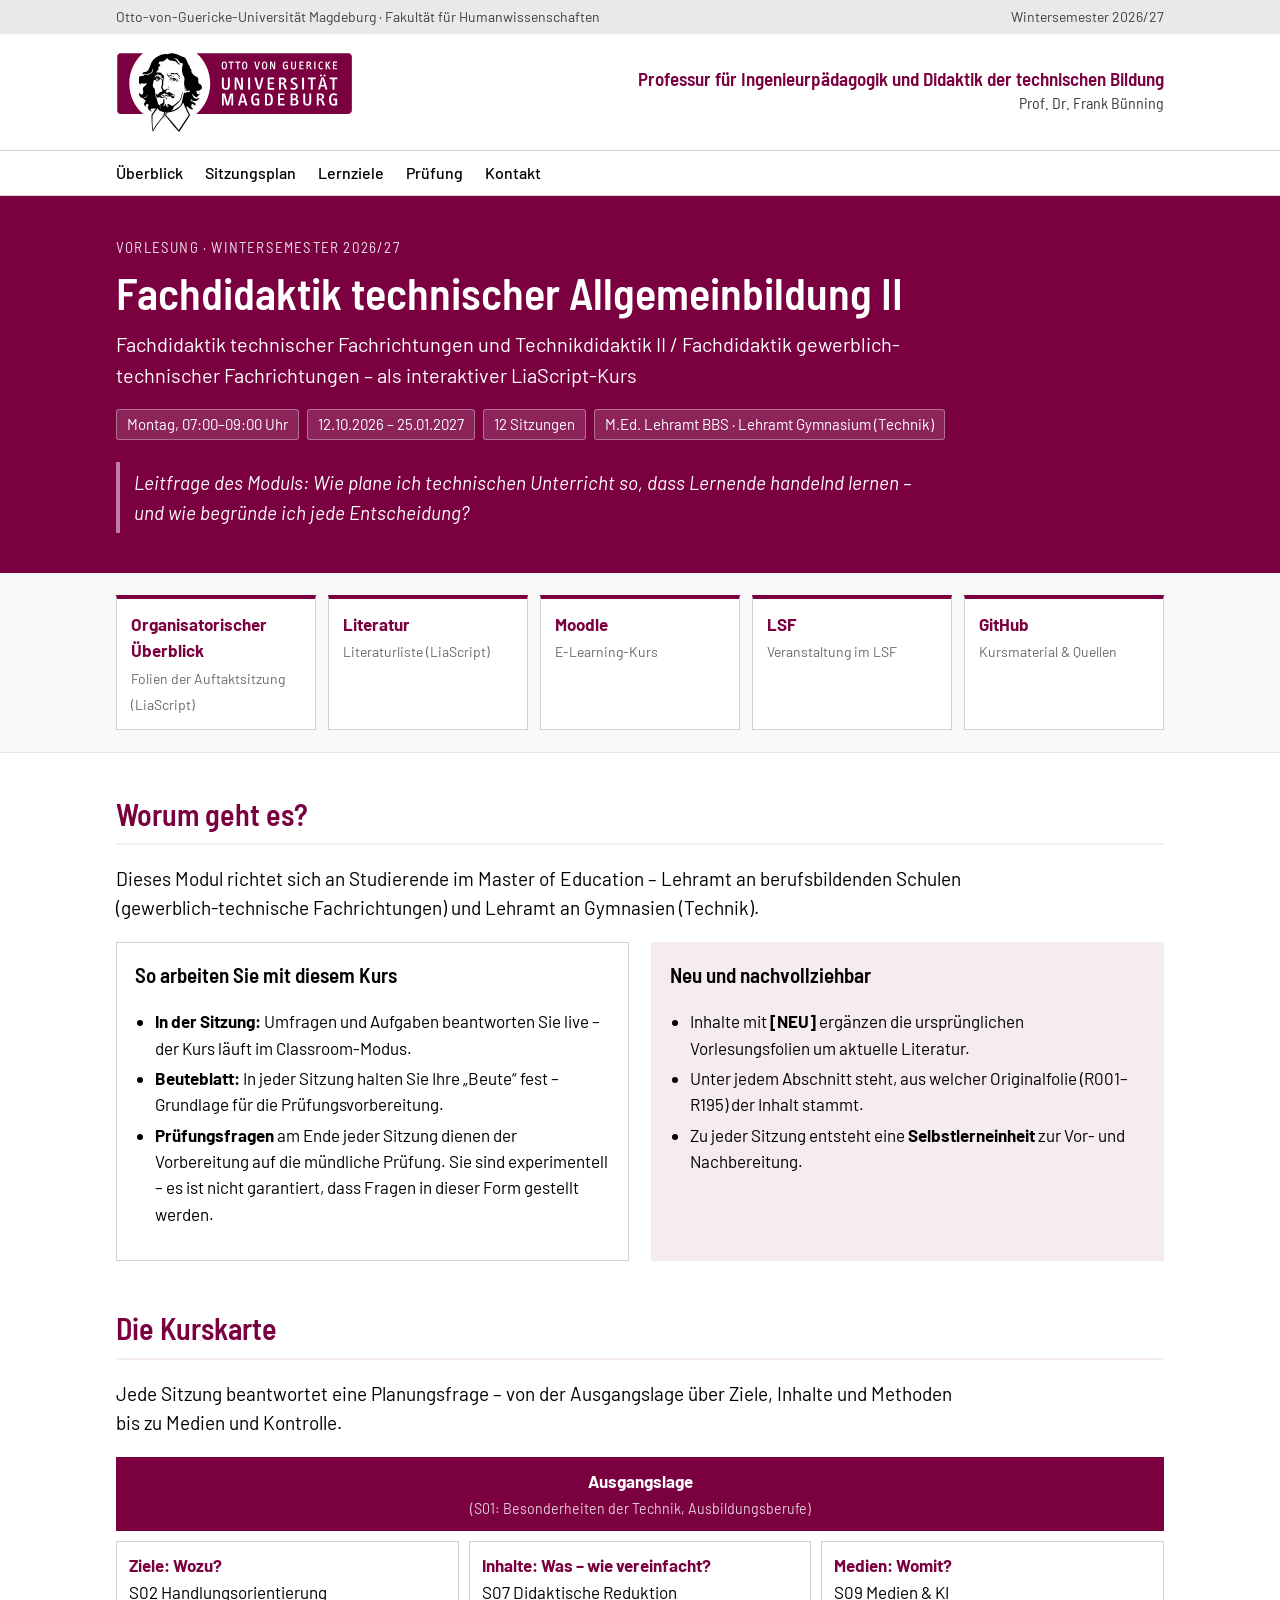
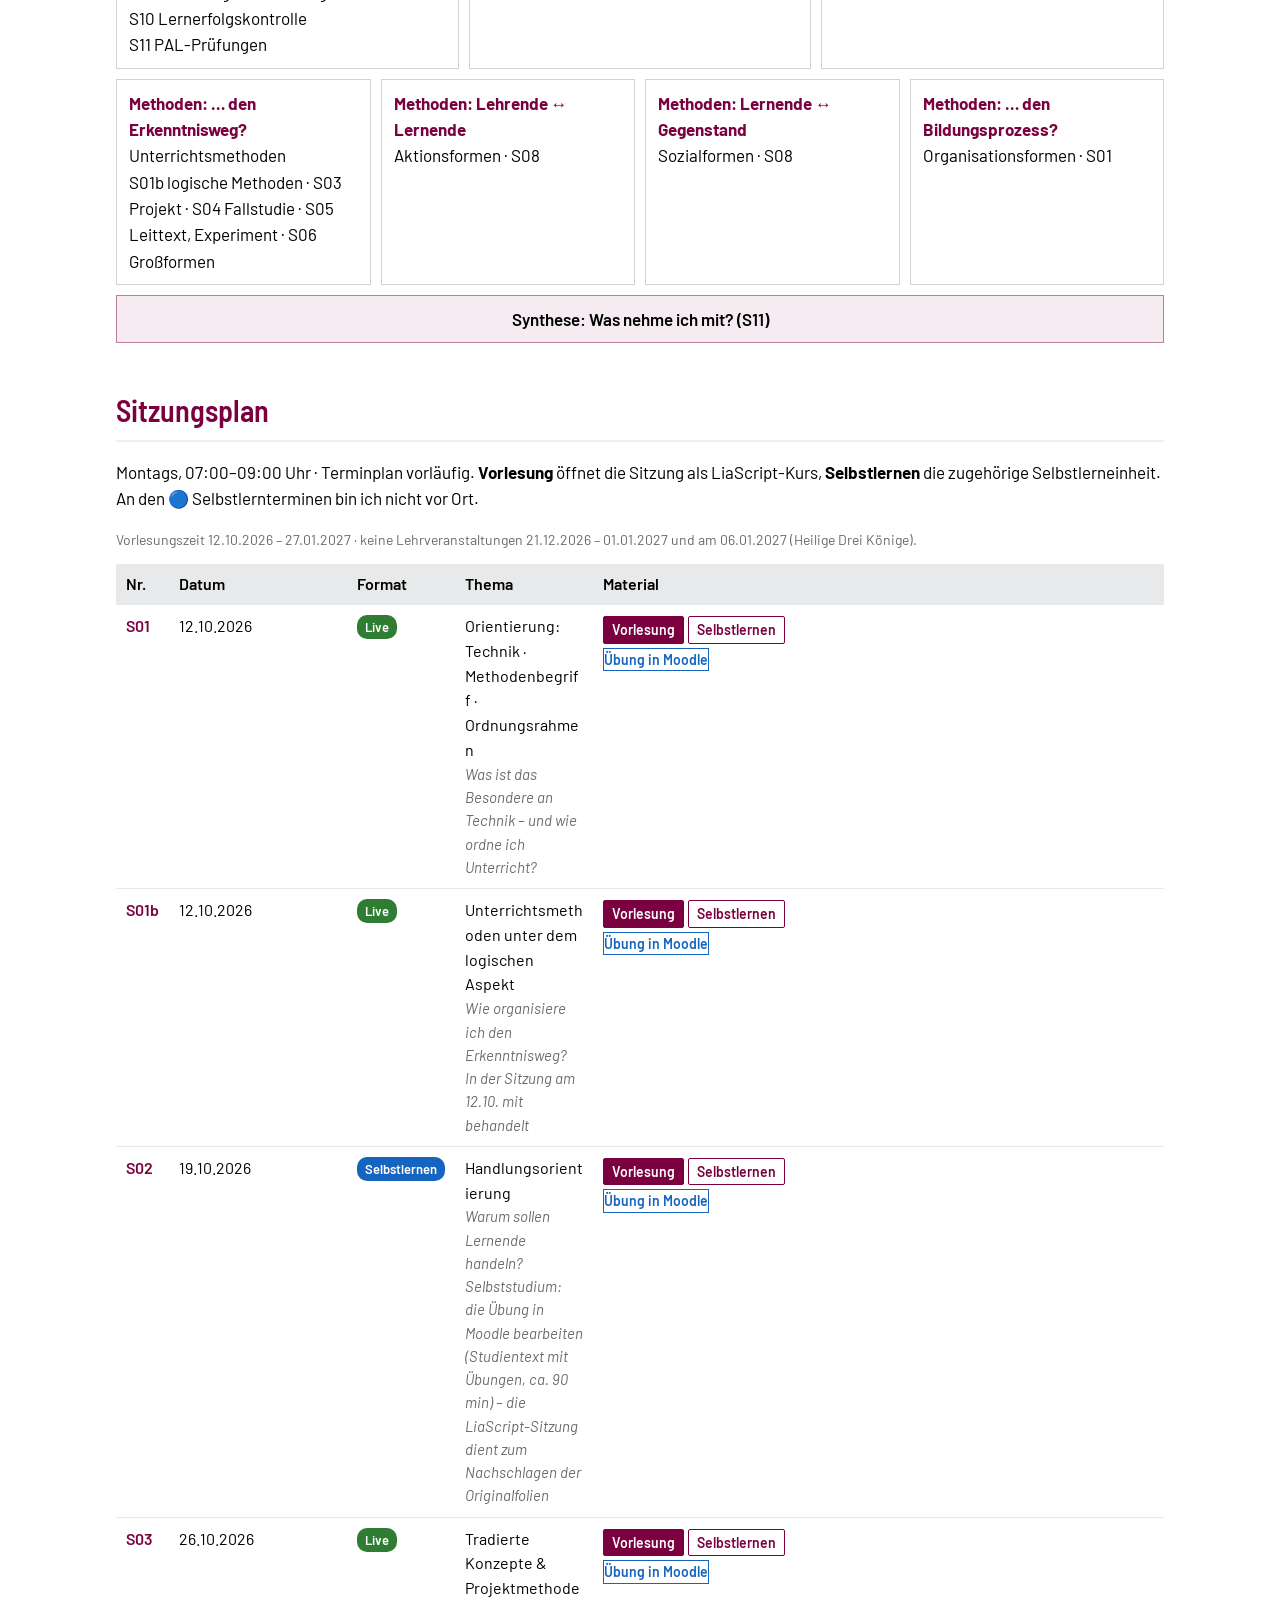
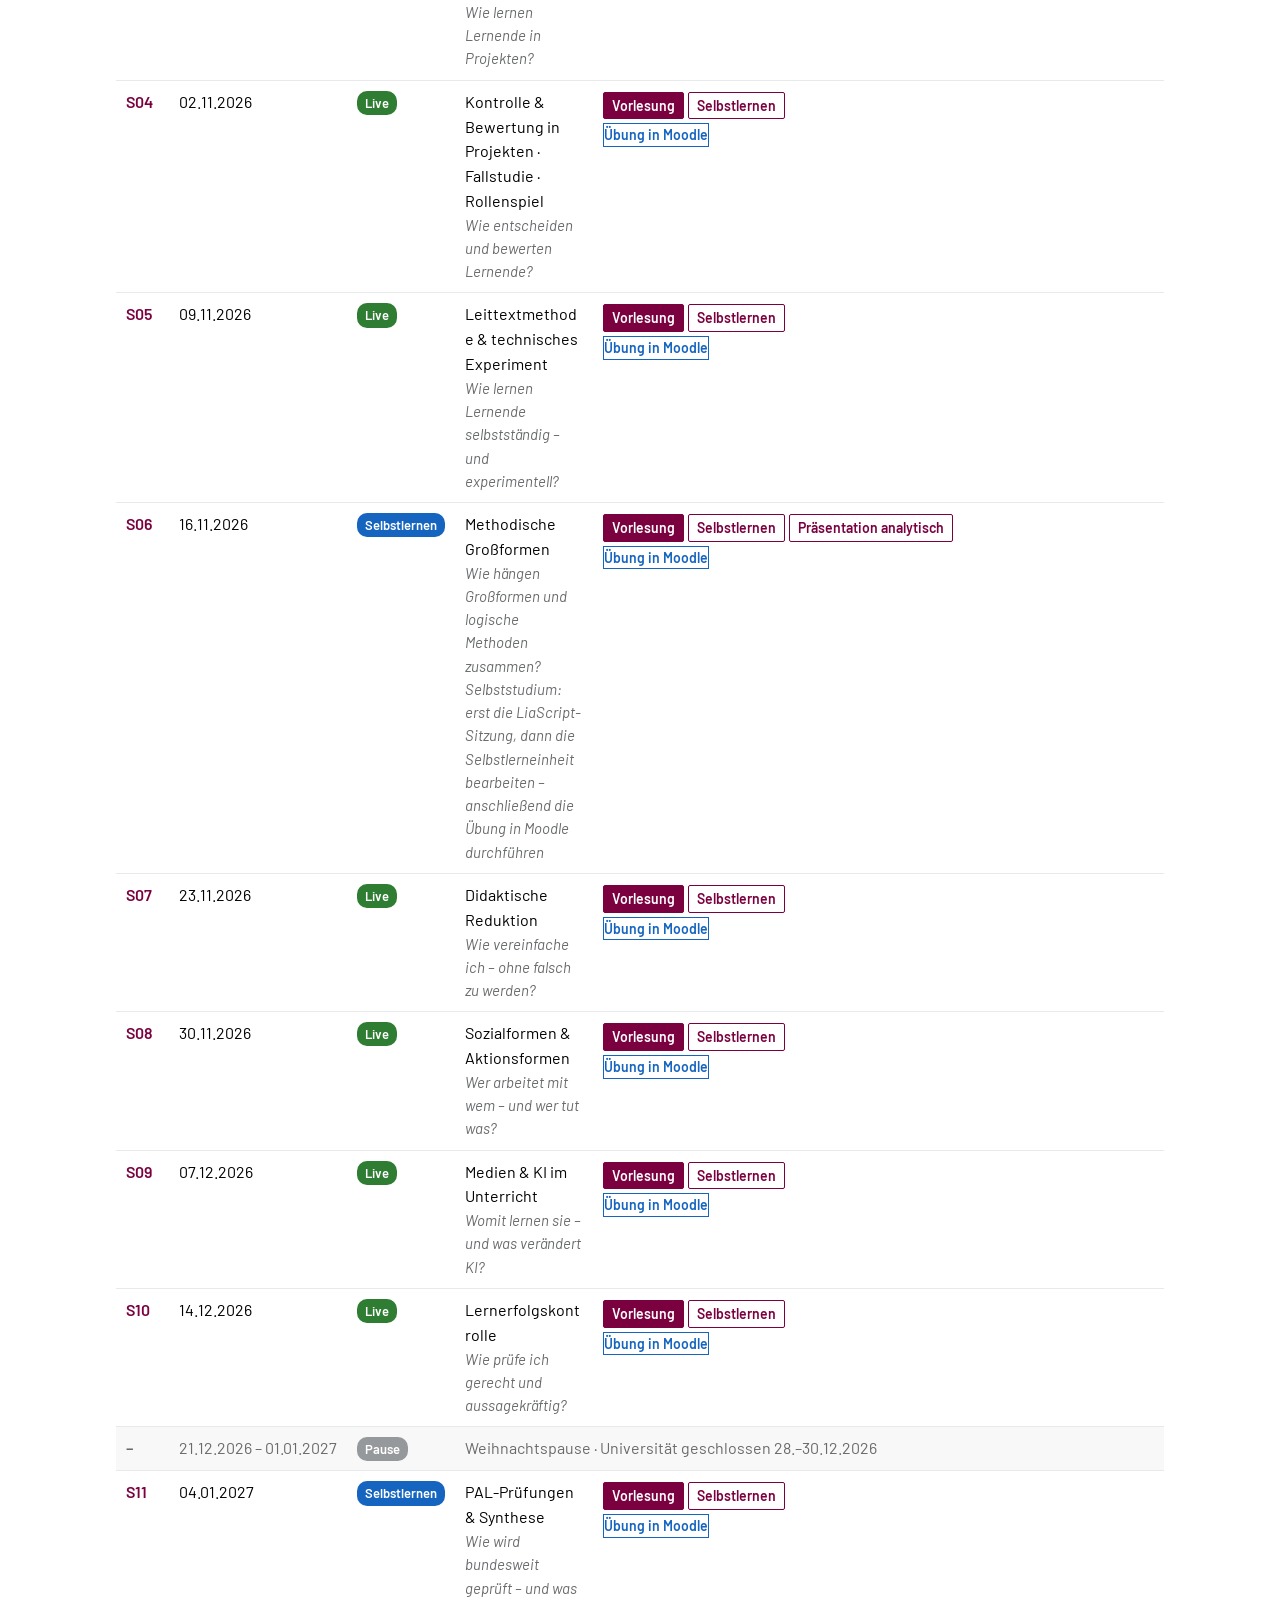
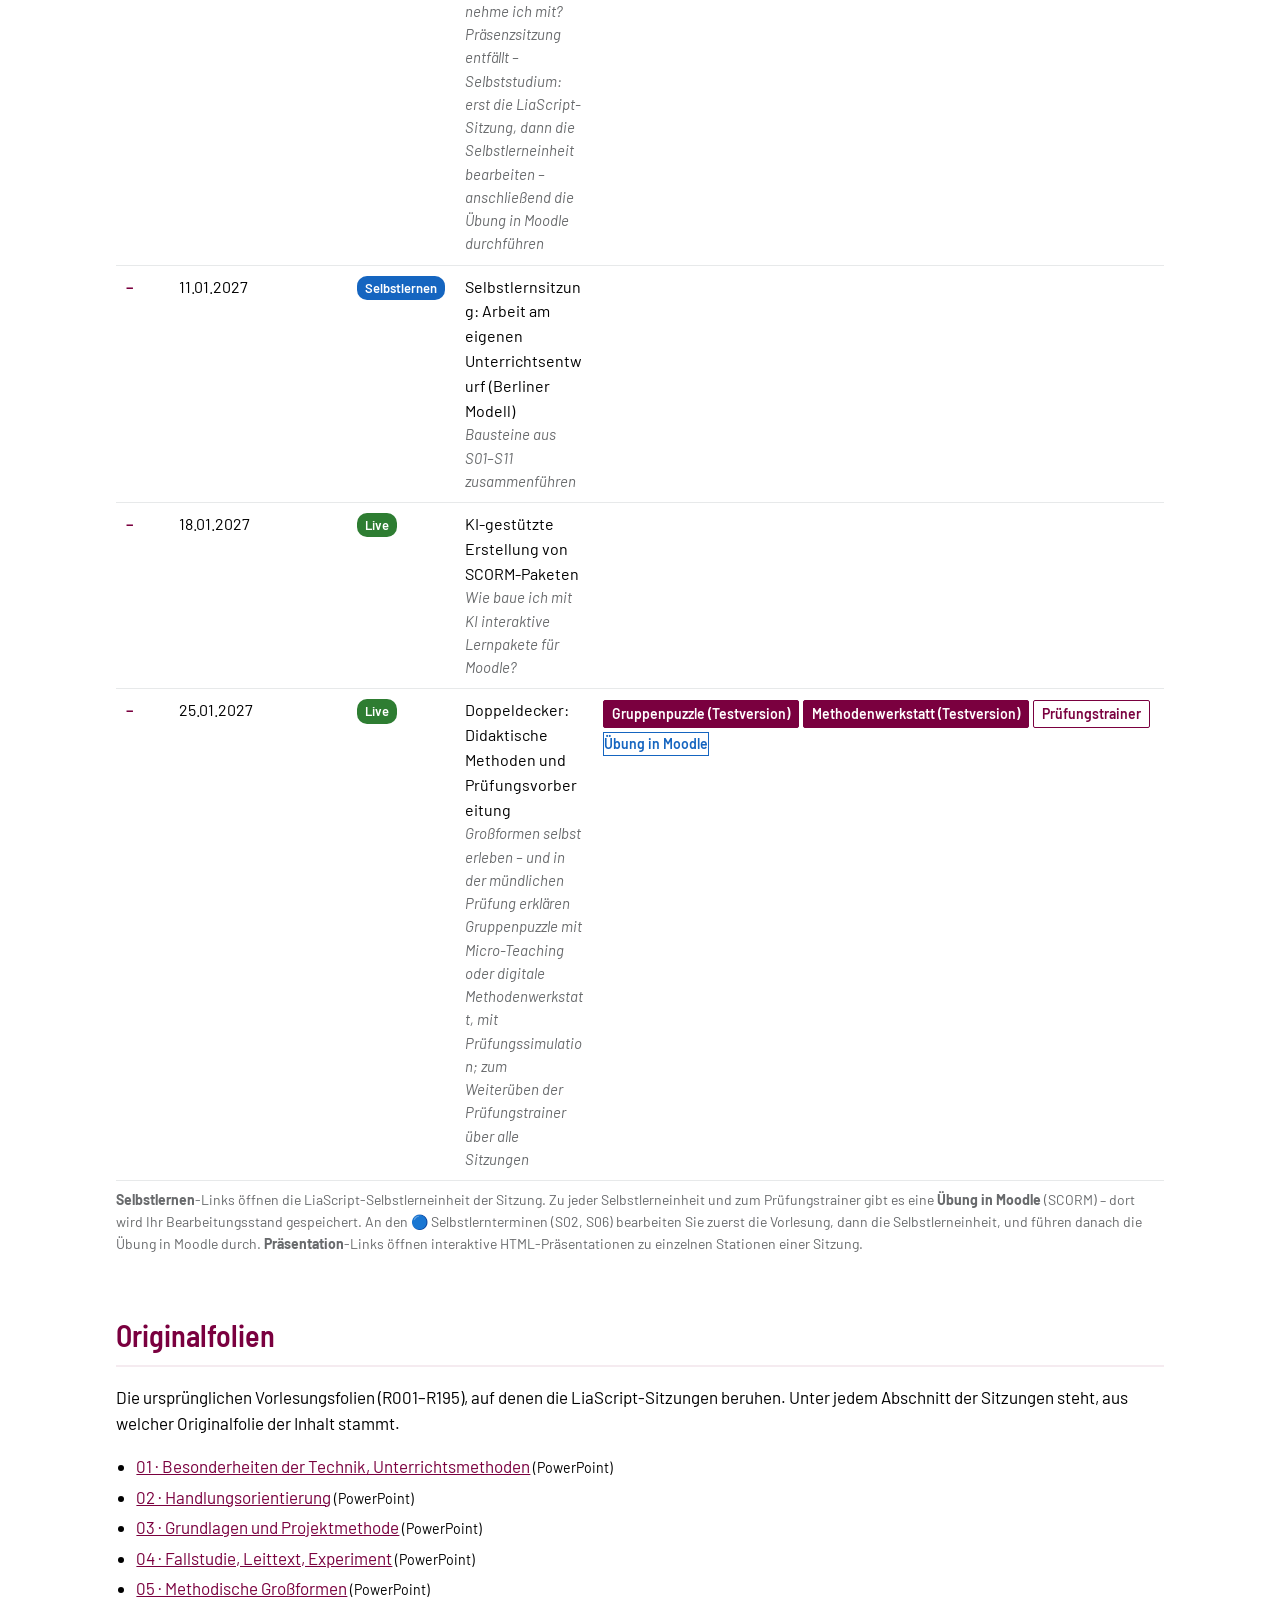
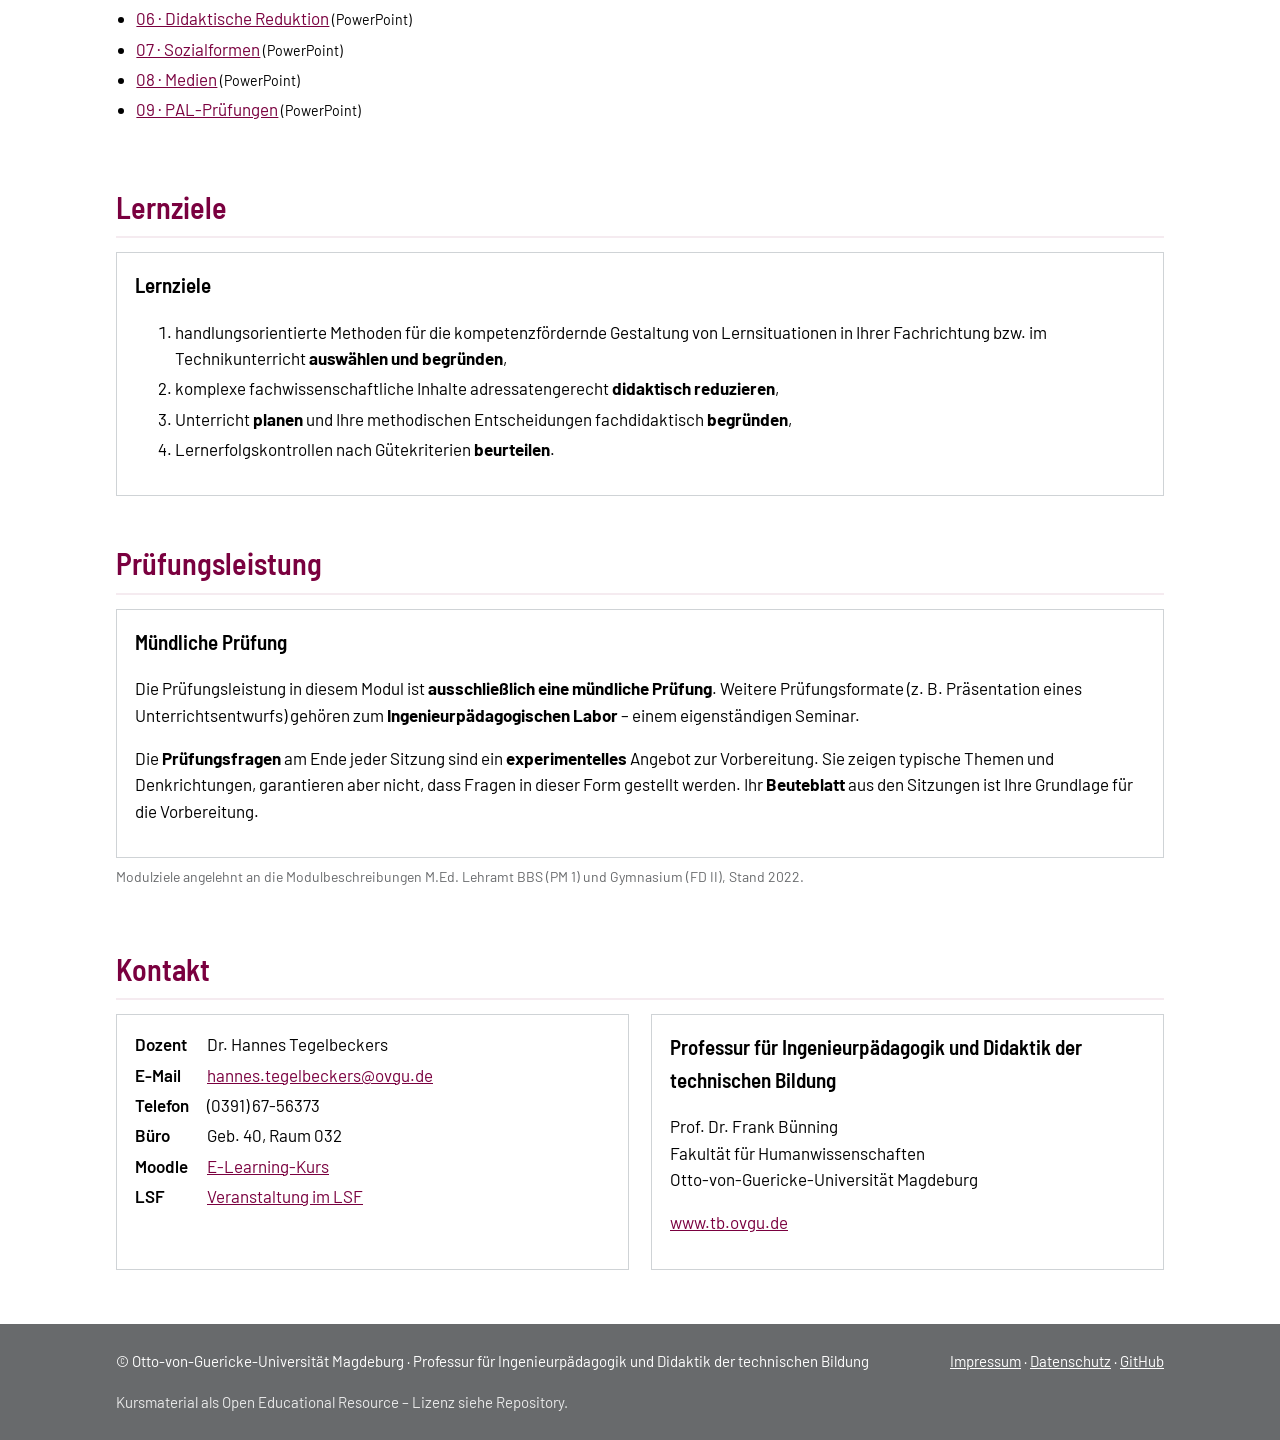
<file: index.html>
<!doctype html>
<html lang="de">
<head>
<meta charset="utf-8">
<meta name="viewport" content="width=device-width, initial-scale=1">
<title>Fachdidaktik technischer Allgemeinbildung II · OVGU</title>
<meta name="description" content="Kurswebseite: Fachdidaktik technischer Allgemeinbildung II / Fachdidaktik gewerblich-technischer Fachrichtungen, OVGU Magdeburg">
<link rel="icon" href="assets/ovgu_logo.svg" type="image/svg+xml">
<link rel="preconnect" href="https://fonts.googleapis.com">
<link rel="preconnect" href="https://fonts.gstatic.com" crossorigin>
<link href="https://fonts.googleapis.com/css2?family=Barlow:wght@400;500;600&family=Barlow+Semi+Condensed:wght@500;600&display=swap" rel="stylesheet">
<link rel="stylesheet" href="assets/style.css">
</head>
<body>
<div class="topbar"><div class="wrap">
  <span><a href="https://www.ovgu.de" target="_blank" rel="noopener">Otto-von-Guericke-Universität Magdeburg</a> · Fakultät für Humanwissenschaften</span>
  <span>Wintersemester 2026/27</span>
</div></div>
<header class="site"><div class="wrap">
  <a class="logo" href="https://www.ovgu.de" target="_blank" rel="noopener"><img src="assets/ovgu_logo.svg" alt="Logo der Otto-von-Guericke-Universität Magdeburg"></a>
  <a class="chair" href="https://www.tb.ovgu.de" target="_blank" rel="noopener">
    <div class="name">Professur für Ingenieurpädagogik und Didaktik der technischen Bildung</div>
    <div class="prof">Prof. Dr. Frank Bünning</div>
  </a>
</div></header>
<nav class="main" aria-label="Seitennavigation"><div class="wrap"><a href="#ueberblick">Überblick</a><a href="#sitzungen">Sitzungsplan</a><a href="#ziele">Lernziele</a><a href="#pruefung">Prüfung</a><a href="#kontakt">Kontakt</a></div></nav>

<div class="hero"><div class="wrap">
  <div class="kicker">Vorlesung · Wintersemester 2026/27</div>
  <h1>Fachdidaktik technischer Allgemeinbildung II</h1>
  <p class="sub">Fachdidaktik technischer Fachrichtungen und Technikdidaktik II / Fachdidaktik gewerblich-technischer Fachrichtungen – als interaktiver LiaScript-Kurs</p>
  <div class="chips"><span class="chip">Montag, 07:00–09:00 Uhr</span><span class="chip">12.10.2026 – 25.01.2027</span><span class="chip">12 Sitzungen</span><span class="chip">M.Ed. Lehramt BBS · Lehramt Gymnasium (Technik)</span></div>
  <div class="leitfrage">Leitfrage des Moduls: Wie plane ich technischen Unterricht so, dass Lernende handelnd lernen – und wie begründe ich jede Entscheidung?</div>
</div></div>

<div class="quick"><div class="wrap"><a class="qbtn" href="https://liascript.github.io/course/?https://raw.githubusercontent.com/OVGU-VET-TechEd/Fachdidaktik_technischer_Allgemeinbildung_II/main/00_Kursueberblick.md" target="_blank" rel="noopener"><strong>Organisatorischer Überblick</strong><span>Folien der Auftaktsitzung (LiaScript)</span></a><a class="qbtn" href="https://liascript.github.io/course/?https://raw.githubusercontent.com/OVGU-VET-TechEd/Fachdidaktik_technischer_Allgemeinbildung_II/main/00_Literatur.md" target="_blank" rel="noopener"><strong>Literatur</strong><span>Literaturliste (LiaScript)</span></a><a class="qbtn" href="https://elearning.ovgu.de/course/view.php?id=22041" target="_blank" rel="noopener"><strong>Moodle</strong><span>E-Learning-Kurs</span></a><a class="qbtn" href="https://lsf.ovgu.de/qislsf/rds?state=verpublish&status=init&vmfile=no&moduleCall=webInfo&publishConfFile=webInfo&publishSubDir=veranstaltung&veranstaltung.veranstid=237698" target="_blank" rel="noopener"><strong>LSF</strong><span>Veranstaltung im LSF</span></a><a class="qbtn" href="https://github.com/OVGU-VET-TechEd/Fachdidaktik_technischer_Allgemeinbildung_II" target="_blank" rel="noopener"><strong>GitHub</strong><span>Kursmaterial & Quellen</span></a></div></div>

<main class="wrap">
<section id="ueberblick">
  <h2>Worum geht es?</h2>
  <p class="lead">Dieses Modul richtet sich an Studierende im Master of Education – Lehramt an berufsbildenden Schulen (gewerblich-technische Fachrichtungen) und Lehramt an Gymnasien (Technik).</p>
<div class="grid2">
  <div class="card"><h3>So arbeiten Sie mit diesem Kurs</h3><ul class="check">
    <li><b>In der Sitzung:</b> Umfragen und Aufgaben beantworten Sie live – der Kurs läuft im Classroom-Modus.</li>
    <li><b>Beuteblatt:</b> In jeder Sitzung halten Sie Ihre „Beute“ fest – Grundlage für die Prüfungsvorbereitung.</li>
    <li><b>Prüfungsfragen</b> am Ende jeder Sitzung dienen der Vorbereitung auf die mündliche Prüfung. Sie sind experimentell – es ist nicht garantiert, dass Fragen in dieser Form gestellt werden.</li>
  </ul></div>
  <div class="card tint"><h3>Neu und nachvollziehbar</h3><ul class="check">
    <li>Inhalte mit <b>[NEU]</b> ergänzen die ursprünglichen Vorlesungsfolien um aktuelle Literatur.</li>
    <li>Unter jedem Abschnitt steht, aus welcher Originalfolie (R001–R195) der Inhalt stammt.</li>
    <li>Zu jeder Sitzung entsteht eine <b>Selbstlerneinheit</b> zur Vor- und Nachbereitung.</li>
  </ul></div>
</div>
</section>

<section id="kurskarte">
  <h2>Die Kurskarte</h2>
  <p class="lead">Jede Sitzung beantwortet eine Planungsfrage – von der Ausgangslage über Ziele, Inhalte und Methoden bis zu Medien und Kontrolle.</p>
  <div class="map">
    <div class="row"><div class="box head"><b>Ausgangslage</b><small style="color:#fff;opacity:.8">(S01: Besonderheiten der Technik, Ausbildungsberufe)</small></div></div>
    <div class="row">
      <div class="box"><b>Ziele: Wozu?</b>S02 Handlungsorientierung<br>S10 Lernerfolgskontrolle<br>S11 PAL-Prüfungen</div>
      <div class="box"><b>Inhalte: Was – wie vereinfacht?</b>S07 Didaktische Reduktion</div>
      <div class="box"><b>Medien: Womit?</b>S09 Medien & KI</div>
    </div>
    <div class="row">
      <div class="box"><b>Methoden: … den Erkenntnisweg?</b>Unterrichtsmethoden<br>S01b logische Methoden · S03 Projekt · S04 Fallstudie · S05 Leittext, Experiment · S06 Großformen</div>
      <div class="box"><b>Methoden: Lehrende ↔ Lernende</b>Aktionsformen · S08</div>
      <div class="box"><b>Methoden: Lernende ↔ Gegenstand</b>Sozialformen · S08</div>
      <div class="box"><b>Methoden: … den Bildungsprozess?</b>Organisationsformen · S01</div>
    </div>
    <div class="row"><div class="box synth">Synthese: Was nehme ich mit? (S11)</div></div>
  </div>
</section>
<section id="sitzungen">
  <h2>Sitzungsplan</h2>
  <p>Montags, 07:00–09:00 Uhr · Terminplan vorläufig. <b>Vorlesung</b> öffnet die Sitzung als LiaScript-Kurs, <b>Selbstlernen</b> die zugehörige Selbstlerneinheit. An den 🔵 Selbstlernterminen bin ich nicht vor Ort.</p><p class="legend">Vorlesungszeit 12.10.2026 – 27.01.2027 · keine Lehrveranstaltungen 21.12.2026 – 01.01.2027 und am 06.01.2027 (Heilige Drei Könige).</p>
  <div class="table-scroll"><table>
    <thead><tr><th>Nr.</th><th>Datum</th><th>Format</th><th>Thema</th><th>Material</th></tr></thead>
    <tbody><tr><td class="no">S01</td><td class="date">12.10.2026</td><td><span class="badge live">Live</span></td><td>Orientierung: Technik · Methodenbegriff · Ordnungsrahmen<span class="q">Was ist das Besondere an Technik – und wie ordne ich Unterricht?</span></td><td class="links"><a class="lia solid" href="https://liascript.github.io/course/?https://raw.githubusercontent.com/OVGU-VET-TechEd/Fachdidaktik_technischer_Allgemeinbildung_II/main/S01_Orientierung.md" target="_blank" rel="noopener">Vorlesung</a><a class="lia" href="https://liascript.github.io/course/?https://raw.githubusercontent.com/OVGU-VET-TechEd/Fachdidaktik_technischer_Allgemeinbildung_II/main/Selflearn/S01_Orientierung.md" target="_blank" rel="noopener">Selbstlernen</a><a class="lia moodle" href="https://elearning.ovgu.de/mod/scorm/view.php?id=707261" target="_blank" rel="noopener">Übung in Moodle</a></td></tr>
<tr><td class="no">S01b</td><td class="date">12.10.2026</td><td><span class="badge live">Live</span></td><td>Unterrichtsmethoden unter dem logischen Aspekt<span class="q">Wie organisiere ich den Erkenntnisweg?</span><span class="q">In der Sitzung am 12.10. mit behandelt</span></td><td class="links"><a class="lia solid" href="https://liascript.github.io/course/?https://raw.githubusercontent.com/OVGU-VET-TechEd/Fachdidaktik_technischer_Allgemeinbildung_II/main/S01b_Logische_Methoden.md" target="_blank" rel="noopener">Vorlesung</a><a class="lia" href="https://liascript.github.io/course/?https://raw.githubusercontent.com/OVGU-VET-TechEd/Fachdidaktik_technischer_Allgemeinbildung_II/main/Selflearn/S01b_Logische_Methoden.md" target="_blank" rel="noopener">Selbstlernen</a><a class="lia moodle" href="https://elearning.ovgu.de/mod/scorm/view.php?id=707262" target="_blank" rel="noopener">Übung in Moodle</a></td></tr>
<tr><td class="no">S02</td><td class="date">19.10.2026</td><td><span class="badge self">Selbstlernen</span></td><td>Handlungsorientierung<span class="q">Warum sollen Lernende handeln?</span><span class="q">Selbststudium: die Übung in Moodle bearbeiten (Studientext mit Übungen, ca. 90 min) – die LiaScript-Sitzung dient zum Nachschlagen der Originalfolien</span></td><td class="links"><a class="lia solid" href="https://liascript.github.io/course/?https://raw.githubusercontent.com/OVGU-VET-TechEd/Fachdidaktik_technischer_Allgemeinbildung_II/main/S02_Handlungsorientierung.md" target="_blank" rel="noopener">Vorlesung</a><a class="lia" href="https://liascript.github.io/course/?https://raw.githubusercontent.com/OVGU-VET-TechEd/Fachdidaktik_technischer_Allgemeinbildung_II/main/Selflearn/S02_Handlungsorientierung.md" target="_blank" rel="noopener">Selbstlernen</a><a class="lia moodle" href="https://elearning.ovgu.de/mod/scorm/view.php?id=707263" target="_blank" rel="noopener">Übung in Moodle</a></td></tr>
<tr><td class="no">S03</td><td class="date">26.10.2026</td><td><span class="badge live">Live</span></td><td>Tradierte Konzepte &amp; Projektmethode<span class="q">Wie lernen Lernende in Projekten?</span></td><td class="links"><a class="lia solid" href="https://liascript.github.io/course/?https://raw.githubusercontent.com/OVGU-VET-TechEd/Fachdidaktik_technischer_Allgemeinbildung_II/main/S03_Projektmethode.md" target="_blank" rel="noopener">Vorlesung</a><a class="lia" href="https://liascript.github.io/course/?https://raw.githubusercontent.com/OVGU-VET-TechEd/Fachdidaktik_technischer_Allgemeinbildung_II/main/Selflearn/S03_Projektmethode.md" target="_blank" rel="noopener">Selbstlernen</a><a class="lia moodle" href="https://elearning.ovgu.de/mod/scorm/view.php?id=707264" target="_blank" rel="noopener">Übung in Moodle</a></td></tr>
<tr><td class="no">S04</td><td class="date">02.11.2026</td><td><span class="badge live">Live</span></td><td>Kontrolle &amp; Bewertung in Projekten · Fallstudie · Rollenspiel<span class="q">Wie entscheiden und bewerten Lernende?</span></td><td class="links"><a class="lia solid" href="https://liascript.github.io/course/?https://raw.githubusercontent.com/OVGU-VET-TechEd/Fachdidaktik_technischer_Allgemeinbildung_II/main/S04_Bewertung_Fallstudie_Rollenspiel.md" target="_blank" rel="noopener">Vorlesung</a><a class="lia" href="https://liascript.github.io/course/?https://raw.githubusercontent.com/OVGU-VET-TechEd/Fachdidaktik_technischer_Allgemeinbildung_II/main/Selflearn/S04_Bewertung_Fallstudie_Rollenspiel.md" target="_blank" rel="noopener">Selbstlernen</a><a class="lia moodle" href="https://elearning.ovgu.de/mod/scorm/view.php?id=707265" target="_blank" rel="noopener">Übung in Moodle</a></td></tr>
<tr><td class="no">S05</td><td class="date">09.11.2026</td><td><span class="badge live">Live</span></td><td>Leittextmethode &amp; technisches Experiment<span class="q">Wie lernen Lernende selbstständig – und experimentell?</span></td><td class="links"><a class="lia solid" href="https://liascript.github.io/course/?https://raw.githubusercontent.com/OVGU-VET-TechEd/Fachdidaktik_technischer_Allgemeinbildung_II/main/S05_Leittext_Experiment.md" target="_blank" rel="noopener">Vorlesung</a><a class="lia" href="https://liascript.github.io/course/?https://raw.githubusercontent.com/OVGU-VET-TechEd/Fachdidaktik_technischer_Allgemeinbildung_II/main/Selflearn/S05_Leittext_Experiment.md" target="_blank" rel="noopener">Selbstlernen</a><a class="lia moodle" href="https://elearning.ovgu.de/mod/scorm/view.php?id=707266" target="_blank" rel="noopener">Übung in Moodle</a></td></tr>
<tr><td class="no">S06</td><td class="date">16.11.2026</td><td><span class="badge self">Selbstlernen</span></td><td>Methodische Großformen<span class="q">Wie hängen Großformen und logische Methoden zusammen?</span><span class="q">Selbststudium: erst die LiaScript-Sitzung, dann die Selbstlerneinheit bearbeiten – anschließend die Übung in Moodle durchführen</span></td><td class="links"><a class="lia solid" href="https://liascript.github.io/course/?https://raw.githubusercontent.com/OVGU-VET-TechEd/Fachdidaktik_technischer_Allgemeinbildung_II/main/S06_Grossformen.md" target="_blank" rel="noopener">Vorlesung</a><a class="lia" href="https://liascript.github.io/course/?https://raw.githubusercontent.com/OVGU-VET-TechEd/Fachdidaktik_technischer_Allgemeinbildung_II/main/Selflearn/S06_Grossformen.md" target="_blank" rel="noopener">Selbstlernen</a><a class="lia" href="Praesentationen/S06_Grossformen_analytisch.html" target="_blank" rel="noopener" title="Interaktive Präsentation: analytisch akzentuierte Großformen">Präsentation analytisch</a><a class="lia moodle" href="https://elearning.ovgu.de/mod/scorm/view.php?id=707267" target="_blank" rel="noopener">Übung in Moodle</a></td></tr>
<tr><td class="no">S07</td><td class="date">23.11.2026</td><td><span class="badge live">Live</span></td><td>Didaktische Reduktion<span class="q">Wie vereinfache ich – ohne falsch zu werden?</span></td><td class="links"><a class="lia solid" href="https://liascript.github.io/course/?https://raw.githubusercontent.com/OVGU-VET-TechEd/Fachdidaktik_technischer_Allgemeinbildung_II/main/S07_Didaktische_Reduktion.md" target="_blank" rel="noopener">Vorlesung</a><a class="lia" href="https://liascript.github.io/course/?https://raw.githubusercontent.com/OVGU-VET-TechEd/Fachdidaktik_technischer_Allgemeinbildung_II/main/Selflearn/S07_Didaktische_Reduktion.md" target="_blank" rel="noopener">Selbstlernen</a><a class="lia moodle" href="https://elearning.ovgu.de/mod/scorm/view.php?id=707268" target="_blank" rel="noopener">Übung in Moodle</a></td></tr>
<tr><td class="no">S08</td><td class="date">30.11.2026</td><td><span class="badge live">Live</span></td><td>Sozialformen &amp; Aktionsformen<span class="q">Wer arbeitet mit wem – und wer tut was?</span></td><td class="links"><a class="lia solid" href="https://liascript.github.io/course/?https://raw.githubusercontent.com/OVGU-VET-TechEd/Fachdidaktik_technischer_Allgemeinbildung_II/main/S08_Sozialformen_Aktionsformen.md" target="_blank" rel="noopener">Vorlesung</a><a class="lia" href="https://liascript.github.io/course/?https://raw.githubusercontent.com/OVGU-VET-TechEd/Fachdidaktik_technischer_Allgemeinbildung_II/main/Selflearn/S08_Sozialformen_Aktionsformen.md" target="_blank" rel="noopener">Selbstlernen</a><a class="lia moodle" href="https://elearning.ovgu.de/mod/scorm/view.php?id=707269" target="_blank" rel="noopener">Übung in Moodle</a></td></tr>
<tr><td class="no">S09</td><td class="date">07.12.2026</td><td><span class="badge live">Live</span></td><td>Medien &amp; KI im Unterricht<span class="q">Womit lernen sie – und was verändert KI?</span></td><td class="links"><a class="lia solid" href="https://liascript.github.io/course/?https://raw.githubusercontent.com/OVGU-VET-TechEd/Fachdidaktik_technischer_Allgemeinbildung_II/main/S09_Medien_KI.md" target="_blank" rel="noopener">Vorlesung</a><a class="lia" href="https://liascript.github.io/course/?https://raw.githubusercontent.com/OVGU-VET-TechEd/Fachdidaktik_technischer_Allgemeinbildung_II/main/Selflearn/S09_Medien_KI.md" target="_blank" rel="noopener">Selbstlernen</a><a class="lia moodle" href="https://elearning.ovgu.de/mod/scorm/view.php?id=707270" target="_blank" rel="noopener">Übung in Moodle</a></td></tr>
<tr><td class="no">S10</td><td class="date">14.12.2026</td><td><span class="badge live">Live</span></td><td>Lernerfolgskontrolle<span class="q">Wie prüfe ich gerecht und aussagekräftig?</span></td><td class="links"><a class="lia solid" href="https://liascript.github.io/course/?https://raw.githubusercontent.com/OVGU-VET-TechEd/Fachdidaktik_technischer_Allgemeinbildung_II/main/S10_Lernerfolgskontrolle.md" target="_blank" rel="noopener">Vorlesung</a><a class="lia" href="https://liascript.github.io/course/?https://raw.githubusercontent.com/OVGU-VET-TechEd/Fachdidaktik_technischer_Allgemeinbildung_II/main/Selflearn/S10_Lernerfolgskontrolle.md" target="_blank" rel="noopener">Selbstlernen</a><a class="lia moodle" href="https://elearning.ovgu.de/mod/scorm/view.php?id=707272" target="_blank" rel="noopener">Übung in Moodle</a></td></tr>
<tr class="pause"><td class="no">–</td><td class="date">21.12.2026 – 01.01.2027</td><td><span class="badge pause">Pause</span></td><td colspan="2">Weihnachtspause · Universität geschlossen 28.–30.12.2026</td></tr>
<tr><td class="no">S11</td><td class="date">04.01.2027</td><td><span class="badge self">Selbstlernen</span></td><td>PAL-Prüfungen &amp; Synthese<span class="q">Wie wird bundesweit geprüft – und was nehme ich mit?</span><span class="q">Präsenzsitzung entfällt – Selbststudium: erst die LiaScript-Sitzung, dann die Selbstlerneinheit bearbeiten – anschließend die Übung in Moodle durchführen</span></td><td class="links"><a class="lia solid" href="https://liascript.github.io/course/?https://raw.githubusercontent.com/OVGU-VET-TechEd/Fachdidaktik_technischer_Allgemeinbildung_II/main/S11_PAL_Synthese.md" target="_blank" rel="noopener">Vorlesung</a><a class="lia" href="https://liascript.github.io/course/?https://raw.githubusercontent.com/OVGU-VET-TechEd/Fachdidaktik_technischer_Allgemeinbildung_II/main/Selflearn/S11_PAL_Synthese.md" target="_blank" rel="noopener">Selbstlernen</a><a class="lia moodle" href="https://elearning.ovgu.de/mod/scorm/view.php?id=707273" target="_blank" rel="noopener">Übung in Moodle</a></td></tr>
<tr><td class="no">–</td><td class="date">11.01.2027</td><td><span class="badge self">Selbstlernen</span></td><td>Selbstlernsitzung: Arbeit am eigenen Unterrichtsentwurf (Berliner Modell)<span class="q">Bausteine aus S01–S11 zusammenführen</span></td><td class="links"></td></tr>
<tr><td class="no">–</td><td class="date">18.01.2027</td><td><span class="badge live">Live</span></td><td>KI-gestützte Erstellung von SCORM-Paketen<span class="q">Wie baue ich mit KI interaktive Lernpakete für Moodle?</span></td><td class="links"></td></tr>
<tr><td class="no">–</td><td class="date">25.01.2027</td><td><span class="badge live">Live</span></td><td>Doppeldecker: Didaktische Methoden und Prüfungsvorbereitung<span class="q">Großformen selbst erleben – und in der mündlichen Prüfung erklären</span><span class="q">Gruppenpuzzle mit Micro-Teaching oder digitale Methodenwerkstatt, mit Prüfungssimulation; zum Weiterüben der Prüfungstrainer über alle Sitzungen</span></td><td class="links"><a class="lia solid" href="https://liascript.github.io/course/?https://raw.githubusercontent.com/OVGU-VET-TechEd/Fachdidaktik_technischer_Allgemeinbildung_II/main/Methodenszenarien_Grossformen/A_Gruppenpuzzle_MicroTeaching/A_Gruppenpuzzle_MicroTeaching.md" target="_blank" rel="noopener">Gruppenpuzzle (Testversion)</a><a class="lia solid" href="https://liascript.github.io/course/?https://raw.githubusercontent.com/OVGU-VET-TechEd/Fachdidaktik_technischer_Allgemeinbildung_II/main/Methodenszenarien_Grossformen/B_Methodenwerkstatt/B_Methodenwerkstatt.md" target="_blank" rel="noopener">Methodenwerkstatt (Testversion)</a><a class="lia" href="https://liascript.github.io/course/?https://raw.githubusercontent.com/OVGU-VET-TechEd/Fachdidaktik_technischer_Allgemeinbildung_II/main/Selflearn/Pruefungstrainer.md" target="_blank" rel="noopener">Prüfungstrainer</a><a class="lia moodle" href="https://elearning.ovgu.de/mod/scorm/view.php?id=707260" target="_blank" rel="noopener">Übung in Moodle</a></td></tr>
</tbody>
  </table></div>
  <p class="legend"><b>Selbstlernen</b>-Links öffnen die LiaScript-Selbstlerneinheit der Sitzung. Zu jeder Selbstlerneinheit und zum Prüfungstrainer gibt es eine <b>Übung in Moodle</b> (SCORM) – dort wird Ihr Bearbeitungsstand gespeichert. An den 🔵 Selbstlernterminen (S02, S06) bearbeiten Sie zuerst die Vorlesung, dann die Selbstlerneinheit, und führen danach die Übung in Moodle durch. <b>Präsentation</b>-Links öffnen interaktive HTML-Präsentationen zu einzelnen Stationen einer Sitzung.</p>
  
</section>

<section id="originalfolien">
  <h2>Originalfolien</h2>
  <p>Die ursprünglichen Vorlesungsfolien (R001–R195), auf denen die LiaScript-Sitzungen beruhen. Unter jedem Abschnitt der Sitzungen steht, aus welcher Originalfolie der Inhalt stammt.</p>
  <ul class="check"><li><a href="https://github.com/OVGU-VET-TechEd/Fachdidaktik_technischer_Allgemeinbildung_II/raw/main/Original_PPTX_Sliced/01_Fachdidaktik%20technischer%20Fachrichtungen%20und%20Technikdidaktik%20II.pptx">01 · Besonderheiten der Technik, Unterrichtsmethoden</a> <small>(PowerPoint)</small></li><li><a href="https://github.com/OVGU-VET-TechEd/Fachdidaktik_technischer_Allgemeinbildung_II/raw/main/Original_PPTX_Sliced/02_Handlungsorientierung_Fachdidaktik%20technischer%20Fachrichtungen%20und%20Technikdidaktik%20II%20copy.pptx">02 · Handlungsorientierung</a> <small>(PowerPoint)</small></li><li><a href="https://github.com/OVGU-VET-TechEd/Fachdidaktik_technischer_Allgemeinbildung_II/raw/main/Original_PPTX_Sliced/03_Grundlagen_und_Projektmethode_Fachdidaktik%20technischer%20Fachrichtungen%20und%20Technikdidaktik%20II%20copy%202.pptx">03 · Grundlagen und Projektmethode</a> <small>(PowerPoint)</small></li><li><a href="https://github.com/OVGU-VET-TechEd/Fachdidaktik_technischer_Allgemeinbildung_II/raw/main/Original_PPTX_Sliced/04_Fallstudie_Leittext_Experiment_Fachdidaktik%20technischer%20Fachrichtungen%20und%20Technikdidaktik%20II%20copy.pptx">04 · Fallstudie, Leittext, Experiment</a> <small>(PowerPoint)</small></li><li><a href="https://github.com/OVGU-VET-TechEd/Fachdidaktik_technischer_Allgemeinbildung_II/raw/main/Original_PPTX_Sliced/05_Gro%C3%9Fmethoden_Fachdidaktik%20technischer%20Fachrichtungen%20und%20Technikdidaktik%20II%20copy.pptx">05 · Methodische Großformen</a> <small>(PowerPoint)</small></li><li><a href="https://github.com/OVGU-VET-TechEd/Fachdidaktik_technischer_Allgemeinbildung_II/raw/main/Original_PPTX_Sliced/06_Didaktische_Reduktion_Fachdidaktik%20technischer%20Fachrichtungen%20und%20Technikdidaktik%20II%20copy.pptx">06 · Didaktische Reduktion</a> <small>(PowerPoint)</small></li><li><a href="https://github.com/OVGU-VET-TechEd/Fachdidaktik_technischer_Allgemeinbildung_II/raw/main/Original_PPTX_Sliced/07_Sozialformen_Fachdidaktik%20technischer%20Fachrichtungen%20und%20Technikdidaktik%20II%20copy%205.pptx">07 · Sozialformen</a> <small>(PowerPoint)</small></li><li><a href="https://github.com/OVGU-VET-TechEd/Fachdidaktik_technischer_Allgemeinbildung_II/raw/main/Original_PPTX_Sliced/08_Medien_Fachdidaktik%20technischer%20Fachrichtungen%20und%20Technikdidaktik%20II%20copy%205.pptx">08 · Medien</a> <small>(PowerPoint)</small></li><li><a href="https://github.com/OVGU-VET-TechEd/Fachdidaktik_technischer_Allgemeinbildung_II/raw/main/Original_PPTX_Sliced/09_PAL_Fachdidaktik%20technischer%20Fachrichtungen%20und%20Technikdidaktik%20II%20copy%205.pptx">09 · PAL-Prüfungen</a> <small>(PowerPoint)</small></li></ul>
</section>
<section id="ziele">
  <h2>Lernziele</h2>
  <div class="grid2">
    <div class="card"><h3>Lernziele</h3><ol><li>handlungsorientierte Methoden für die kompetenzfördernde Gestaltung von Lernsituationen in Ihrer Fachrichtung bzw. im Technikunterricht <b>auswählen und begründen</b>,</li><li>komplexe fachwissenschaftliche Inhalte adressatengerecht <b>didaktisch reduzieren</b>,</li><li>Unterricht <b>planen</b> und Ihre methodischen Entscheidungen fachdidaktisch <b>begründen</b>,</li><li>Lernerfolgskontrollen nach Gütekriterien <b>beurteilen</b>.</li></ol></div>
    
  </div>
</section>

<section id="pruefung">
  <h2>Prüfungsleistung</h2>
  <div class="card"><h3>Mündliche Prüfung</h3><p>Die Prüfungsleistung in diesem Modul ist <b>ausschließlich eine mündliche Prüfung</b>. Weitere Prüfungsformate (z.&nbsp;B. Präsentation eines Unterrichtsentwurfs) gehören zum <b>Ingenieurpädagogischen Labor</b> – einem eigenständigen Seminar.</p><p>Die <b>Prüfungsfragen</b> am Ende jeder Sitzung sind ein <b>experimentelles</b> Angebot zur Vorbereitung. Sie zeigen typische Themen und Denkrichtungen, garantieren aber nicht, dass Fragen in dieser Form gestellt werden. Ihr <b>Beuteblatt</b> aus den Sitzungen ist Ihre Grundlage für die Vorbereitung.</p></div>
<p class="legend">Modulziele angelehnt an die Modulbeschreibungen M.Ed. Lehramt BBS (PM 1) und Gymnasium (FD II), Stand 2022.</p>
</section>





<section id="kontakt" class="contact">
  <h2>Kontakt</h2>
  <div class="grid2">
    <div class="card"><dl><dt>Dozent</dt><dd>Dr. Hannes Tegelbeckers</dd><dt>E-Mail</dt><dd><a href="mailto:hannes.tegelbeckers@ovgu.de">hannes.tegelbeckers@ovgu.de</a></dd><dt>Telefon</dt><dd>(0391) 67-56373</dd><dt>Büro</dt><dd>Geb. 40, Raum 032</dd><dt>Moodle</dt><dd><a href="https://elearning.ovgu.de/course/view.php?id=22041">E-Learning-Kurs</a></dd><dt>LSF</dt><dd><a href="https://lsf.ovgu.de/qislsf/rds?state=verpublish&status=init&vmfile=no&moduleCall=webInfo&publishConfFile=webInfo&publishSubDir=veranstaltung&veranstaltung.veranstid=237698">Veranstaltung im LSF</a></dd></dl></div>
    <div class="card"><h3>Professur für Ingenieurpädagogik und Didaktik der technischen Bildung</h3><p>Prof. Dr. Frank Bünning<br>Fakultät für Humanwissenschaften<br>Otto-von-Guericke-Universität Magdeburg</p>
      <p><a href="https://www.tb.ovgu.de" target="_blank" rel="noopener">www.tb.ovgu.de</a></p></div>
  </div>
</section>
</main>

<footer class="site"><div class="wrap">
  <span>© Otto-von-Guericke-Universität Magdeburg · Professur für Ingenieurpädagogik und Didaktik der technischen Bildung</span>
  <span><a href="https://www.ovgu.de/impressum" target="_blank" rel="noopener">Impressum</a> · <a href="https://www.ovgu.de/datenschutz" target="_blank" rel="noopener">Datenschutz</a> · <a href="https://github.com/OVGU-VET-TechEd/Fachdidaktik_technischer_Allgemeinbildung_II" target="_blank" rel="noopener">GitHub</a></span>
  <span style="flex-basis:100%;opacity:.85">Kursmaterial als Open Educational Resource – Lizenz siehe Repository.</span>
</div></footer>
</body>
</html>
</file>
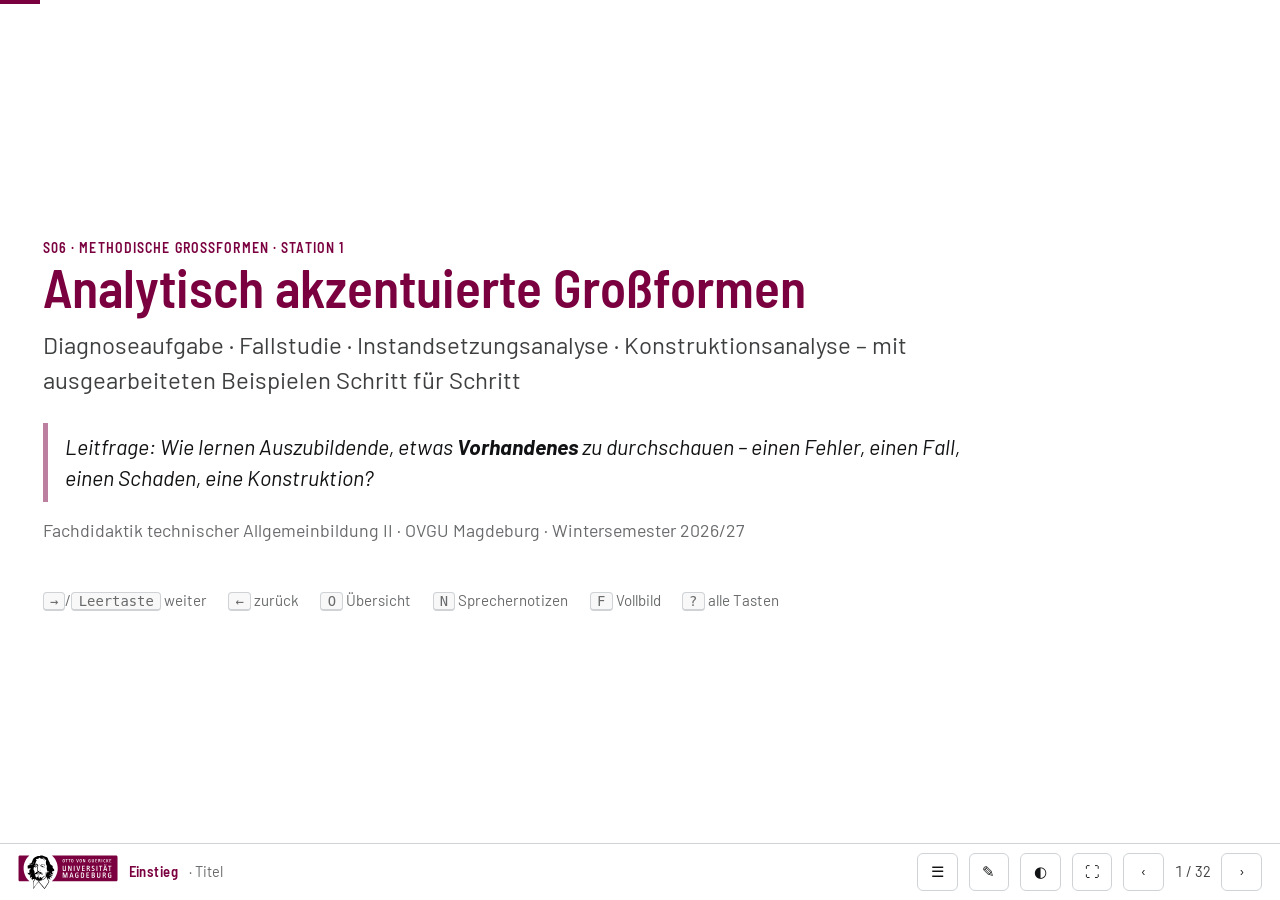
<file: Praesentationen/S06_Grossformen_analytisch.html>
<!doctype html>
<html lang="de">
<head>
<meta charset="utf-8">
<meta name="viewport" content="width=device-width, initial-scale=1">
<title>Analytisch akzentuierte Großformen</title>
<meta name="description" content="Interaktive Präsentation zu S06 – Methodische Großformen, Station 1: analytisch akzentuierte Großformen (Diagnoseaufgabe, Fallstudie, Instandsetzungsanalyse, Konstruktionsanalyse) mit ausgearbeiteten Beispielen.">
<meta name="author" content="Hannes Tegelbeckers">
<link rel="icon" href="../assets/ovgu_logo.svg" type="image/svg+xml">
<link rel="preconnect" href="https://fonts.googleapis.com">
<link rel="preconnect" href="https://fonts.gstatic.com" crossorigin>
<link href="https://fonts.googleapis.com/css2?family=Barlow:ital,wght@0,400;0,500;0,600;1,400&family=Barlow+Semi+Condensed:wght@500;600;700&display=swap" rel="stylesheet">
<style>
/* ---------- Tokens (OVGU-Farben wie assets/style.css) ---------- */
:root {
  --main: #7a003f; --main-dark: #5c002f; --second: #bc7f9f; --third: #f5ebf0;
  --ink: #111214; --ink-2: #3e3f40; --ink-3: #686a6c; --line: #cfd3d6; --line-2: #e7e9ea;
  --bg: #ffffff; --bg-2: #f8f8f8; --card: #ffffff;
  --good: #2e7d32; --good-bg: #e8f3e9; --bad: #b3261e; --bad-bg: #fbeaea; --warn: #9a5b00; --warn-bg: #fff3e0;
  --info: #1f5f8b; --info-bg: #e8f1f8;
  --liquid: #cfe3f1; --liquid-2: #9cc3e0; --concrete: #c9c9c4; --concrete-2: #a9a9a3; --mortar: #e4e0d4;
  --steel: #59606a; --rust: #a14a12; --wall: #d9c3a5; --soil: #b49a77;
  --shadow: 0 1px 2px rgba(0,0,0,.06), 0 4px 14px rgba(0,0,0,.06);
  --head: "Barlow Semi Condensed", "Barlow", "Helvetica Neue", Arial, sans-serif;
  --body: "Barlow", "Helvetica Neue", Arial, sans-serif;
}
/* Hell ist Standard (Beamer). Dunkel per Taste D bzw. Schalter. */
:root[data-theme="dark"] {
  color-scheme: dark;
  --main: #e07aa8; --main-dark: #f0a6c6; --second: #b06a8e; --third: #3a2230;
  --ink: #eceef0; --ink-2: #c9ccd0; --ink-3: #9aa0a6; --line: #4a4f55; --line-2: #33373c;
  --bg: #17191c; --bg-2: #1f2226; --card: #22262b;
  --good: #7cc47f; --good-bg: #1f3322; --bad: #f08a80; --bad-bg: #3d2220; --warn: #f0b860; --warn-bg: #3a2c16;
  --info: #8cc4ec; --info-bg: #1d2c3a;
  --liquid: #2a4a63; --liquid-2: #3b6a8e; --concrete: #5b5b57; --concrete-2: #74746e; --mortar: #6e6a5f;
  --steel: #b8c0ca; --rust: #e0874a; --wall: #6d5a44; --soil: #5a4a36;
  --shadow: 0 1px 2px rgba(0,0,0,.4), 0 4px 14px rgba(0,0,0,.35);
}

/* ---------- Grundgerüst ---------- */
* { box-sizing: border-box; }
html { font-size: clamp(14px, 0.7vw + 0.98vh, 28px); }
html, body { height: 100%; margin: 0; }
body { background: var(--bg); color: var(--ink); font-family: var(--body); line-height: 1.45; overflow: hidden; -webkit-font-smoothing: antialiased; }
a { color: var(--main); }
button { font: inherit; color: inherit; }
:focus-visible { outline: 3px solid var(--main); outline-offset: 2px; }

#progress { position: fixed; top: 0; left: 0; height: 4px; background: var(--main); width: 0; transition: width .3s; z-index: 30; }
.deck { position: fixed; inset: 0 0 3.2rem 0; }
.slide { position: absolute; inset: 0; display: none; overflow-y: auto; overflow-x: hidden; }
.slide.active { display: block; animation: fadein .35s ease; }
@keyframes fadein { from { opacity: 0; transform: translateY(6px); } to { opacity: 1; transform: none; } }
.frame { max-width: 78rem; margin: 0 auto; padding: 1.6rem 2.4rem 1.2rem; min-height: 100%; display: flex; flex-direction: column; }
.slide.center .frame { justify-content: center; }

.kicker { font-family: var(--head); text-transform: uppercase; letter-spacing: .08em; font-size: .78rem; color: var(--main); font-weight: 600; display: flex; gap: .6rem; align-items: center; flex-wrap: wrap; }
.kicker .src { color: var(--ink-3); letter-spacing: .04em; font-weight: 500; text-transform: none; }
h1, h2, h3, h4 { font-family: var(--head); font-weight: 600; margin: 0; line-height: 1.12; }
h1 { font-size: 3rem; }
h2 { font-size: 2.05rem; margin: .2rem 0 .9rem; }
h3 { font-size: 1.25rem; margin: 0 0 .45rem; }
h4 { font-size: 1.02rem; margin: 0 0 .3rem; }
p { margin: 0 0 .6rem; }
.lead { font-size: 1.2rem; color: var(--ink-2); max-width: 60rem; }
.muted { color: var(--ink-3); }
.small { font-size: .82rem; }
.tiny { font-size: .72rem; }
ul, ol { margin: 0 0 .6rem; padding-left: 1.25rem; }
li { margin: .18rem 0; }
.grow { flex: 1; }
.mt { margin-top: .9rem; } .mb { margin-bottom: .9rem; }

/* ---------- Raster & Karten ---------- */
.grid2 { display: grid; grid-template-columns: repeat(2, minmax(0, 1fr)); gap: 1.1rem; }
.grid3 { display: grid; grid-template-columns: repeat(3, minmax(0, 1fr)); gap: 1rem; }
.grid4 { display: grid; grid-template-columns: repeat(4, minmax(0, 1fr)); gap: .9rem; }
.split-60 { display: grid; grid-template-columns: minmax(0, 1.5fr) minmax(0, 1fr); gap: 1.2rem; }
.split-40 { display: grid; grid-template-columns: minmax(0, 1fr) minmax(0, 1.5fr); gap: 1.2rem; }
.card { background: var(--card); border: 1px solid var(--line); border-radius: 8px; padding: .9rem 1rem; box-shadow: var(--shadow); }
.card.tint { background: var(--third); border-color: transparent; box-shadow: none; }
.card.flat { box-shadow: none; }
.card h3 { color: var(--main); }

/* Originalfolie vs. Ausgestaltung */
.orig { border: 1px solid var(--line); border-radius: 8px; background: var(--bg-2); padding: .85rem 1rem; }
.label { display: inline-flex; align-items: center; gap: .35rem; font-family: var(--head); font-size: .72rem; font-weight: 600; letter-spacing: .05em; text-transform: uppercase; padding: .12rem .5rem; border-radius: 99px; }
.label.orig-l { background: var(--line-2); color: var(--ink-2); }
.label.elab-l { background: var(--third); color: var(--main); }
.label.info-l { background: var(--info-bg); color: var(--info); }

/* nummerierte Schritte */
ol.steps { list-style: none; padding: 0; counter-reset: s; margin: 0; }
ol.steps > li { counter-increment: s; position: relative; padding: .28rem 0 .28rem 2.1rem; margin: 0; }
ol.steps > li::before { content: counter(s); position: absolute; left: 0; top: .26rem; width: 1.5rem; height: 1.5rem; border-radius: 50%; background: var(--main); color: #fff; font-family: var(--head); font-weight: 600; font-size: .85rem; display: grid; place-items: center; }
:root[data-theme="dark"] ol.steps > li::before { color: #17191c; }
ol.steps ul { margin: .2rem 0 0; padding-left: 1rem; list-style: "– "; }
ol.steps li.hl { background: var(--third); border-radius: 6px; }

/* Fragmente (schrittweises Aufdecken) */
.step { visibility: hidden; opacity: 0; transform: translateY(6px); transition: opacity .35s, transform .35s, visibility 0s .35s; }
.step.shown { visibility: visible; opacity: 1; transform: none; transition: opacity .35s, transform .35s; }
.step.current { animation: pulse 1s ease 1; }
@keyframes pulse { 0% { box-shadow: 0 0 0 0 rgba(122,0,63,.35); } 100% { box-shadow: 0 0 0 10px rgba(122,0,63,0); } }

/* Merksatz */
.key { border-left: 5px solid var(--main); background: var(--third); padding: .7rem 1rem; border-radius: 0 8px 8px 0; font-size: 1.08rem; }
.key b { color: var(--main); }
.q { font-family: var(--head); font-size: 1.35rem; font-weight: 600; color: var(--ink); }

/* Buttons & Chips */
.btn { display: inline-flex; align-items: center; gap: .4rem; border: 1px solid var(--line); background: var(--card); border-radius: 6px; padding: .38rem .75rem; cursor: pointer; font-weight: 500; font-size: .9rem; transition: border-color .2s, background .2s; }
.btn:hover { border-color: var(--main); }
.btn.primary { background: var(--main); border-color: var(--main); color: #fff; }
:root[data-theme="dark"] .btn.primary { color: #17191c; }
.btn.on { background: var(--third); border-color: var(--main); color: var(--main); }
.btn[disabled] { opacity: .45; cursor: default; }
.chips { display: flex; flex-wrap: wrap; gap: .45rem; }
.chip { border: 1px solid var(--line); border-radius: 99px; padding: .22rem .7rem; font-size: .88rem; background: var(--card); cursor: pointer; }
.chip.on { background: var(--main); border-color: var(--main); color: #fff; }
:root[data-theme="dark"] .chip.on { color: #17191c; }
.tag { display: inline-block; font-size: .72rem; font-weight: 600; padding: .05rem .45rem; border-radius: 4px; background: var(--line-2); color: var(--ink-2); vertical-align: middle; }
.tag.good { background: var(--good-bg); color: var(--good); }
.tag.bad { background: var(--bad-bg); color: var(--bad); }
.tag.warn { background: var(--warn-bg); color: var(--warn); }
.tag.info { background: var(--info-bg); color: var(--info); }

/* Tabellen */
table.t { border-collapse: collapse; width: 100%; font-size: .9rem; }
table.t th, table.t td { border-bottom: 1px solid var(--line); padding: .38rem .5rem; text-align: left; vertical-align: top; }
table.t th { font-family: var(--head); font-weight: 600; color: var(--ink-2); background: var(--bg-2); }
table.t tr.hl td { background: var(--third); }

/* SVG-Grundstile */
svg { display: block; max-width: 100%; height: auto; }
svg text { font-family: var(--body); fill: var(--ink); }
.svg-click { cursor: pointer; }
.svg-click:hover > *:not(text) { filter: brightness(.94); }
.svg-click.sel > rect, .svg-click.sel > circle, .svg-click.sel > path { stroke: var(--main) !important; stroke-width: 3 !important; }

/* Video */
.video { position: relative; border-radius: 8px; overflow: hidden; background: #111; aspect-ratio: 16/9; width: 100%; }
.video iframe { position: absolute; inset: 0; width: 100%; height: 100%; border: 0; }
.video .poster { position: absolute; inset: 0; display: flex; flex-direction: column; justify-content: center; align-items: center; gap: .6rem; padding: 1rem; text-align: center; color: #fff; background: linear-gradient(135deg, #5c002f, #7a003f 55%, #3e3f40); cursor: pointer; border: 0; width: 100%; }
.video .poster .play { width: 4rem; height: 4rem; border-radius: 50%; background: rgba(255,255,255,.95); display: grid; place-items: center; }
.video .poster .play::after { content: ""; border-left: 1.3rem solid #7a003f; border-top: .8rem solid transparent; border-bottom: .8rem solid transparent; margin-left: .3rem; }
.video .poster .vt { font-family: var(--head); font-size: 1.15rem; font-weight: 600; max-width: 34rem; }
.video .poster .vm { font-size: .8rem; opacity: .85; }
.vmeta { font-size: .76rem; color: var(--ink-3); margin-top: .35rem; display: flex; justify-content: space-between; gap: .5rem; flex-wrap: wrap; }

/* Info-Panel */
.panel { border: 1px solid var(--line); border-radius: 8px; padding: .75rem .9rem; background: var(--card); min-height: 6rem; }
.panel h4 { color: var(--main); }
.panel .row { display: grid; grid-template-columns: 7.2rem 1fr; gap: .2rem .6rem; font-size: .88rem; margin-top: .25rem; }
.panel .row b { color: var(--ink-2); font-weight: 600; }

/* Fußleiste */
.bar { position: fixed; left: 0; right: 0; bottom: 0; height: 3.2rem; border-top: 1px solid var(--line); background: var(--bg); display: flex; align-items: center; gap: .6rem; padding: 0 1rem; z-index: 20; font-size: .82rem; }
.bar .sec { color: var(--main); font-family: var(--head); font-weight: 600; letter-spacing: .03em; white-space: nowrap; overflow: hidden; text-overflow: ellipsis; }
.bar .title { color: var(--ink-3); white-space: nowrap; overflow: hidden; text-overflow: ellipsis; }
.bar .sp { flex: 1; }
.bar .count { font-variant-numeric: tabular-nums; color: var(--ink-2); white-space: nowrap; }
.bar .ib { border: 1px solid var(--line); background: var(--card); border-radius: 6px; height: 2.1rem; min-width: 2.3rem; padding: 0 .55rem; cursor: pointer; display: inline-flex; align-items: center; justify-content: center; gap: .3rem; }
.bar .ib:hover { border-color: var(--main); color: var(--main); }
.bar .stepdots { display: flex; gap: 3px; }
.bar .stepdots i { width: 6px; height: 6px; border-radius: 50%; background: var(--line); }
.bar .stepdots i.on { background: var(--main); }
.bar img.logo { height: 1.9rem; width: auto; }
:root[data-theme="dark"] .bar img.logo { filter: invert(1) hue-rotate(180deg); }

/* Overlays */
.overlay { position: fixed; inset: 0; background: rgba(17,18,20,.55); z-index: 40; display: none; }
.overlay.open { display: block; }
.overlay .sheet { position: absolute; inset: 4vh 4vw; background: var(--bg); border-radius: 10px; padding: 1.2rem 1.4rem; overflow: auto; box-shadow: 0 10px 40px rgba(0,0,0,.35); }
.toc { columns: 3 16rem; column-gap: 1.6rem; }
.toc .grp { break-inside: avoid; margin-bottom: 1rem; }
.toc .grp h4 { color: var(--main); }
.toc a { display: block; text-decoration: none; color: var(--ink); padding: .18rem .4rem; border-radius: 4px; font-size: .9rem; }
.toc a:hover, .toc a.cur { background: var(--third); color: var(--main); }
.keys { display: grid; grid-template-columns: auto 1fr; gap: .25rem .8rem; font-size: .88rem; }
kbd { font-family: ui-monospace, Menlo, monospace; font-size: .78rem; border: 1px solid var(--line); border-bottom-width: 2px; border-radius: 4px; padding: 0 .35rem; background: var(--bg-2); }
#notes { position: fixed; left: 0; right: 0; bottom: 3.2rem; max-height: 34vh; overflow: auto; background: var(--bg-2); border-top: 2px solid var(--main); padding: .7rem 1.4rem; z-index: 25; display: none; font-size: .95rem; }
#notes.open { display: block; }
#notes h4 { color: var(--main); font-size: .8rem; text-transform: uppercase; letter-spacing: .06em; }
aside.notes { display: none; }

/* Simulator-/Interaktionsbausteine */
.hyps { list-style: none; padding: 0; margin: 0; display: grid; gap: .3rem; }
.hyps li { display: grid; grid-template-columns: 1.9rem 1fr auto; gap: .45rem; align-items: center; border: 1px solid var(--line); border-radius: 6px; padding: .3rem .5rem; font-size: .86rem; background: var(--card); margin: 0; }
.hyps li .hid { font-family: var(--head); font-weight: 700; color: var(--ink-3); }
.hyps li.ex { opacity: .55; } .hyps li.ex .ht { text-decoration: line-through; }
.hyps li.sus { border-color: var(--warn); }
.hyps li.ok { border-color: var(--good); background: var(--good-bg); }
.log { list-style: none; padding: 0; margin: 0; font-size: .82rem; max-height: 13rem; overflow: auto; }
.log li { border-left: 3px solid var(--main); padding: .25rem .55rem; margin: 0 0 .35rem; background: var(--bg-2); border-radius: 0 6px 6px 0; }
.log li b { color: var(--main); }
.mbtns { display: grid; gap: .3rem; }
.mbtns .grp { font-family: var(--head); font-weight: 600; font-size: .78rem; color: var(--ink-3); text-transform: uppercase; letter-spacing: .05em; margin-top: .25rem; }
.mbtns button { text-align: left; border: 1px solid var(--line); background: var(--card); border-radius: 6px; padding: .3rem .55rem; cursor: pointer; font-size: .85rem; display: flex; gap: .45rem; align-items: center; }
.mbtns button:hover { border-color: var(--main); }
.mbtns button.done { background: var(--third); border-color: transparent; }
.mbtns button .mk { display: inline-grid; place-items: center; width: 1.35rem; height: 1.35rem; border-radius: 50%; background: var(--ink-2); color: var(--bg); font-size: .72rem; font-weight: 700; flex: none; }
.mbtns button.done .mk { background: var(--main); color: #fff; }
.phase { display: grid; grid-template-columns: repeat(4, 1fr); gap: .3rem; }
.phase div { font-size: .76rem; text-align: center; padding: .3rem .2rem; border-radius: 5px; background: var(--line-2); color: var(--ink-3); font-weight: 500; }
.phase div.on { background: var(--main); color: #fff; }
:root[data-theme="dark"] .phase div.on { color: #17191c; }

.slider { display: grid; grid-template-columns: auto 1fr auto; gap: .6rem; align-items: center; font-size: .88rem; }
.slider input[type=range] { width: 100%; accent-color: var(--main); }
.readout { font-family: var(--head); font-size: 1.6rem; font-weight: 600; font-variant-numeric: tabular-nums; }
.tip { position: absolute; pointer-events: none; background: var(--ink); color: var(--bg); font-size: .78rem; padding: .25rem .5rem; border-radius: 4px; white-space: nowrap; opacity: 0; transition: opacity .12s; z-index: 5; }
.chartbox { position: relative; }

.bars { display: grid; gap: .45rem; }
.bars .b { display: grid; grid-template-columns: 13rem 1fr 3.2rem; gap: .5rem; align-items: center; font-size: .86rem; }
.bars .track { height: 1.05rem; background: var(--line-2); border-radius: 4px; overflow: hidden; }
.bars .fill { display: block; height: 100%; background: var(--main); border-radius: 0 4px 4px 0; transition: width .35s; }
.bars .v { font-variant-numeric: tabular-nums; font-weight: 600; text-align: right; }
.bars .b.top .fill { background: var(--main-dark); }
.bars .b.top .nm::after { content: " ★"; color: var(--main); }

.flip { cursor: pointer; border: 1px solid var(--line); border-radius: 8px; padding: .65rem .8rem; background: var(--card); min-height: 5.6rem; transition: background .2s; }
.flip .front { font-family: var(--head); font-weight: 600; font-size: 1.02rem; display: flex; gap: .45rem; align-items: center; }
.flip .back { display: none; font-size: .86rem; margin-top: .35rem; color: var(--ink-2); }
.flip.open { background: var(--bg-2); }
.flip.open .back { display: block; }
.flip .hint { font-size: .74rem; color: var(--ink-3); }
.flip.open .hint { display: none; }

.dots { display: inline-flex; gap: 3px; }
.dots i { width: .8rem; height: .8rem; border-radius: 50%; border: 1.5px solid var(--main); cursor: pointer; display: inline-block; }
.dots i.on { background: var(--main); }

.quiz .opt { display: flex; flex-wrap: wrap; gap: .35rem; margin-top: .4rem; }
.quiz .opt button { border: 1px solid var(--line); background: var(--card); border-radius: 6px; padding: .22rem .55rem; font-size: .8rem; cursor: pointer; }
.quiz .opt button.right { background: var(--good-bg); border-color: var(--good); color: var(--good); font-weight: 600; }
.quiz .opt button.wrong { background: var(--bad-bg); border-color: var(--bad); color: var(--bad); }
.quiz .fb { font-size: .82rem; margin-top: .35rem; color: var(--ink-2); display: none; }
.quiz .fb.show { display: block; }

.ov-card { cursor: pointer; transition: transform .2s, border-color .2s; display: flex; flex-direction: column; gap: .35rem; }
.ov-card:hover { transform: translateY(-3px); border-color: var(--main); }
.ov-card .ic { width: 2.6rem; height: 2.6rem; border-radius: 50%; background: var(--third); display: grid; place-items: center; }
.ov-card .ic svg { width: 1.5rem; height: 1.5rem; }
.ov-card dl { margin: 0; font-size: .85rem; display: grid; grid-template-columns: auto 1fr; gap: .1rem .5rem; }
.ov-card dt { color: var(--ink-3); }
.ov-card dd { margin: 0; }

.title-slide .frame { justify-content: center; }
.title-slide h1 { color: var(--main); max-width: 54rem; }
.title-slide .sub { font-size: 1.35rem; color: var(--ink-2); margin: .6rem 0 1.4rem; max-width: 52rem; }
.leit { border-left: 5px solid var(--second); padding: .5rem 0 .5rem 1rem; font-style: italic; font-size: 1.2rem; max-width: 52rem; }
.hint-keys { margin-top: 2rem; font-size: .85rem; color: var(--ink-3); display: flex; gap: 1.2rem; flex-wrap: wrap; }

/* Responsive Fallbacks */
@media (max-width: 900px) {
  html { font-size: 15px; }
  .grid2, .grid3, .grid4, .split-60, .split-40 { grid-template-columns: 1fr; }
  .frame { padding: 1rem 16px; }
  h1 { font-size: 2.1rem; } h2 { font-size: 1.6rem; }
  .bar .title, .bar .stepdots, .bar img.logo { display: none; }
  .bars .b { grid-template-columns: 8rem 1fr 2.6rem; }
  .toc { columns: 1; }
}
@media print {
  body { overflow: visible; }
  .deck { position: static; }
  .slide { display: block !important; position: relative; page-break-after: always; overflow: visible; }
  .step { visibility: visible !important; opacity: 1 !important; transform: none !important; }
  .bar, #progress, #notes, .overlay { display: none !important; }
}
</style>
</head>
<body>
<div id="progress" aria-hidden="true"></div>
<main class="deck" id="deck">

<!-- =========================== EINSTIEG =========================== -->
<section class="slide title-slide" data-sec="Einstieg" data-title="Titel">
  <div class="frame">
    <div class="kicker">S06 · Methodische Großformen · Station 1</div>
    <h1>Analytisch akzentuierte Großformen</h1>
    <p class="sub">Diagnoseaufgabe · Fallstudie · Instandsetzungsanalyse · Konstruktionsanalyse – mit ausgearbeiteten Beispielen Schritt für Schritt</p>
    <div class="leit">Leitfrage: Wie lernen Auszubildende, etwas <b>Vorhandenes</b> zu durchschauen – einen Fehler, einen Fall, einen Schaden, eine Konstruktion?</div>
    <p class="muted mt">Fachdidaktik technischer Allgemeinbildung II · OVGU Magdeburg · Wintersemester 2026/27</p>
    <div class="hint-keys">
      <span><kbd>→</kbd>/<kbd>Leertaste</kbd> weiter</span><span><kbd>←</kbd> zurück</span>
      <span><kbd>O</kbd> Übersicht</span><span><kbd>N</kbd> Sprechernotizen</span><span><kbd>F</kbd> Vollbild</span><span><kbd>?</kbd> alle Tasten</span>
    </div>
  </div>
  <aside class="notes">Heute geht es um die erste Gruppe der methodischen Großformen nach Pahl: die analytisch akzentuierten. Wir klären zuerst, was eine Großform ist und welche Akzente es gibt. Dann gehen wir die vier analytischen Großformen durch – jeweils mit den Originalfolien und einem Beispiel, das wir Schritt für Schritt ausarbeiten.</aside>
</section>

<section class="slide" data-sec="Einstieg" data-title="Video-Einstieg">
  <div class="frame">
    <div class="kicker">Einstieg <span class="src">Video · ca. 4:30 min</span></div>
    <h2>So geht eine Fachkraft an einen Fehler heran</h2>
    <div class="split-60">
      <div>
        <div class="video" data-yt="qMI5wcVeVLA" data-vt="Kfz-Fehlersuche 1 – Einführung" data-vm="KfzAusbildungskanal · 4:25 min · YouTube"></div>
        <div class="vmeta"><span>Quelle: KfzAusbildungskanal, „Kfz-Fehlersuche 1 Einführung“</span><a href="https://www.youtube.com/watch?v=qMI5wcVeVLA" target="_blank" rel="noopener">auf YouTube öffnen ↗</a></div>
      </div>
      <div>
        <div class="card tint">
          <h3>Beobachtungsauftrag</h3>
          <ol class="steps">
            <li>Womit <b>beginnt</b> die Fehlersuche?</li>
            <li>Wie wird der Fehler <b>eingegrenzt</b>?</li>
            <li>Woran erkennt man, dass der Fehler <b>feststeht</b>?</li>
          </ol>
        </div>
        <div class="card mt step">
          <h3>Was wir gesehen haben</h3>
          <p class="small">Fehlerbild erfassen → Vermutungen bilden → prüfen und messen → eingrenzen → Ursache bestimmen.</p>
          <p class="small"><b>Das ist ein analytischer Denkweg:</b> Ein vorhandenes Ganzes (das Fahrzeug mit Fehler) wird geordnet zerlegt, bis die Ursache sichtbar wird.</p>
        </div>
      </div>
    </div>
  </div>
  <aside class="notes">Video starten (Klick auf das Vorschaubild; erst dann wird YouTube geladen). Den Beobachtungsauftrag vorher vorlesen. Nach dem Video zwei, drei Antworten sammeln und dann mit der Pfeiltaste die Auflösung einblenden. Falls das Video lokal (file://) nicht abspielt: Link „auf YouTube öffnen“ nutzen oder die Seite über GitHub Pages aufrufen.</aside>
</section>

<section class="slide" data-sec="Einstieg" data-title="Was ist eine Großform?">
  <div class="frame">
    <div class="kicker">Grundidee <span class="src">Originalfolien R101–R102 · Lesehilfe</span></div>
    <h2>Was ist eine methodische Großform?</h2>
    <div class="grid2">
      <div class="orig">
        <span class="label orig-l">Originalfolie R101</span>
        <h3 class="mt" style="color:var(--ink)">Methodische Großform</h3>
        <ul>
          <li>Vorrangig unter dem Aspekt der analytischen und synthetischen Akzentuierung betrachtet</li>
          <li>Hinweis:
            <ul><li>Zuordnung einer Methode im engeren Sinne nur zu einer methodischen Großform „mit Vorsicht zu genießen“</li></ul>
          </li>
        </ul>
        <p class="small muted" style="margin:0">R102 zeigt das Buchcover der Quelle: Jörg-Peter Pahl, <i>Ausbildungs- und Unterrichtsverfahren. Ein Kompendium für den Lernbereich Arbeit und Technik</i>. Reihe „Berufsbildung, Arbeit und Innovation – Studientexte“, Band 6, wbv.</p>
      </div>
      <div>
        <div class="card step">
          <span class="label info-l">Lesehilfe</span>
          <p class="mt">Eine Großform beschreibt <b>nicht eine einzelne Unterrichtstechnik</b>, sondern die grundlegende <b>Denk- und Vorgehensrichtung</b>, mit der ein Lerngegenstand erarbeitet wird.</p>
          <p class="q" style="font-size:1.1rem">Wie gehen die Lernenden auf ein technisches Problem, System oder Produkt zu?</p>
        </div>
        <div class="card mt step">
          <h3>Großform = Akzent + Gerüst</h3>
          <p class="small"><b>Akzent:</b> die überwiegende logische Methode (S01b) – analytisch, synthetisch, induktiv, deduktiv, historisch-genetisch, reduktiv.</p>
          <p class="small" style="margin:0"><b>Gerüst:</b> die typischen Schritte – fast immer die vollständige Handlung (S02): Aufgabe → Planung/Information → Durchführung → Kontrolle/Bewertung → Transfer.</p>
        </div>
        <div class="key mt step">Ein Akzent ist ein <b>Schwerpunkt</b>, keine Ausschließlichkeit. Eine Methode kann mehrere Akzente kombinieren.</div>
      </div>
    </div>
  </div>
  <aside class="notes">Links steht der Wortlaut der Originalfolie. Der Hinweis „mit Vorsicht zu genießen“ ist wichtig – wir prüfen ihn am Ende. Rechts die Lesehilfe: Eine Großform ist kein einzelner Methodenbaustein, sondern beschreibt die Richtung, in der gedacht und vorgegangen wird. Formel für heute: Großform gleich Akzent plus Gerüst.</aside>
</section>

<section class="slide" data-sec="Einstieg" data-title="Sechs Akzente">
  <div class="frame">
    <div class="kicker">Ordnung der Großformen <span class="src">Lesehilfe · Beispiele aus den Originalfolien</span></div>
    <h2>Sechs Akzente – sechs Denkrichtungen</h2>
    <p class="small muted" style="margin-top:-.4rem">Klicken Sie auf einen Akzent. Heute im Fokus: <b style="color:var(--main)">analytisch</b>.</p>
    <div class="split-40">
      <div class="accgrid" id="accgrid" style="display:grid;grid-template-columns:repeat(2,minmax(0,1fr));gap:.6rem;align-content:start"></div>
      <div class="panel" id="accpanel" aria-live="polite"></div>
    </div>
  </div>
  <aside class="notes">Die sechs Akzente beantworten jeweils eine andere Leitfrage. Analytisch fragt: Wie funktioniert das, woran liegt es? Synthetisch fragt: Wie gestalte, stelle her oder löse ich etwas? Induktiv: Was lässt sich aus Beobachtungen ableiten? Deduktiv: Wie wende ich ein bekanntes Gesetz an? Historisch-genetisch: Wie ist etwas entstanden? Reduktiv: Wie vereinfache ich oder führe auf ein Vorbild zurück? Die Beispiele stammen alle aus den Folien von Pahl. Zum Schluss wieder auf „analytisch“ klicken.</aside>
</section>

<section class="slide" data-sec="Einstieg" data-title="Analytische Akzentuierung">
  <div class="frame">
    <div class="kicker">Akzent im Fokus <span class="src">Lesehilfe · S01b R014</span></div>
    <h2>Analytisch heißt: erst zerlegen, untersuchen und erklären</h2>
    <div class="split-40">
      <div>
        <div class="card">
          <p>Im Mittelpunkt steht das <b>Zergliedern, Untersuchen und Verstehen</b> eines <b>bereits vorhandenen</b> technischen Objekts, Prozesses oder Fehlers.</p>
          <p class="small muted" style="margin:0">Aus S01b (R014): „Erkennen des Wesens aus dem Ganzen durch heraus gelöste Teile“ – und zwar <b>nach einem Ordnungsprinzip</b>.</p>
        </div>
        <div class="card mt step">
          <h3>Was die Lernenden tun</h3>
          <ol class="steps small">
            <li>Zustände identifizieren</li>
            <li>Messwerte oder Signale verfolgen</li>
            <li>Ursachen eingrenzen</li>
            <li>die eigene Analyse bewerten</li>
          </ol>
        </div>
        <div class="key mt step">Analytisch: erst <b>zerlegen, untersuchen und erklären</b> – nicht sofort neu bauen.<br><span class="small">Synthetisch dagegen: aus Analyse, Ideen und verfügbaren Mitteln wird etwas Neues oder Funktionierendes <b>zusammengesetzt</b>.</span></div>
      </div>
      <div class="card flat">
        <div class="chips" style="justify-content:space-between;align-items:center">
          <span class="small muted">Beispiel: Taschenlampe</span>
          <span class="chips">
            <button class="btn" id="ex-ana">⇤⇥ Analysieren (zerlegen)</button>
            <button class="btn" id="ex-syn">⇥⇤ Synthetisieren (fügen)</button>
            <button class="btn" id="ex-ord">Ordnungsprinzip: Funktion</button>
          </span>
        </div>
        <div id="explode" class="mt"></div>
        <p class="small muted" id="ex-cap" style="margin:.4rem 0 0">Das Ganze: Eine Taschenlampe leuchtet – aber warum?</p>
      </div>
    </div>
  </div>
  <aside class="notes">Mit der Taschenlampe zeigen: Analysieren heißt zerlegen – und zwar geordnet. Erst „Analysieren“, dann „Ordnungsprinzip: Funktion“ klicken: Jetzt sieht man, dass jedes Teil eine Funktion hat – Energie speichern, leiten, schalten, wandeln, lenken. Das ist das Wesen des Ganzen, erkannt aus den Teilen. „Synthetisieren“ ist die Gegenbewegung. Merksatz einblenden.</aside>
</section>

<section class="slide" data-sec="Einstieg" data-title="Die vier analytischen Großformen">
  <div class="frame">
    <div class="kicker">5.1 analytisch akzentuiert <span class="src">Originalfolien R103–R110</span></div>
    <h2>Vier Großformen – immer ist etwas schon da</h2>
    <div class="grid4">
      <div class="card ov-card" data-goto="diag" tabindex="0" role="button">
        <div class="ic"><svg viewBox="0 0 24 24" fill="none" stroke="currentColor" stroke-width="2" style="color:var(--main)"><circle cx="10" cy="10" r="6"/><path d="M15 15l6 6"/><path d="M7 10h2l1-2 1 4 1-2h1"/></svg></div>
        <h3>Diagnoseaufgabe</h3>
        <p class="small" style="margin:0">Ein technisches System wird auf Störungen untersucht.</p>
        <dl><dt>Vorhanden</dt><dd>ein Fehlverhalten</dd><dt>Frage</dt><dd>Woran liegt es?</dd><dt>Ergebnis</dt><dd>Fehlerbestimmung</dd></dl>
        <p class="tiny muted" style="margin:auto 0 0">Beispiel: Titrations- und Neutralisationsanlage</p>
      </div>
      <div class="card ov-card" data-goto="fall" tabindex="0" role="button">
        <div class="ic"><svg viewBox="0 0 24 24" fill="none" stroke="currentColor" stroke-width="2" style="color:var(--main)"><path d="M12 3v18"/><path d="M5 7h14"/><path d="M5 7l-3 7h6z"/><path d="M19 7l-3 7h6z"/></svg></div>
        <h3>Fallstudie</h3>
        <p class="small" style="margin:0">Eine realitätsnahe Situation wird analysiert; Lösungen werden entwickelt, entschieden und bewertet.</p>
        <dl><dt>Vorhanden</dt><dd>ein Fall</dd><dt>Frage</dt><dd>Wie entscheiden?</dd><dt>Ergebnis</dt><dd>begründete Entscheidung</dd></dl>
        <p class="tiny muted" style="margin:auto 0 0">Beispiel: Wasser in den Wänden</p>
      </div>
      <div class="card ov-card" data-goto="inst" tabindex="0" role="button">
        <div class="ic"><svg viewBox="0 0 24 24" fill="none" stroke="currentColor" stroke-width="2" style="color:var(--main)"><path d="M14.7 6.3a4 4 0 0 0-5.4 5.4L3 18l3 3 6.3-6.3a4 4 0 0 0 5.4-5.4l-2.5 2.5-2.4-.6-.6-2.4z"/></svg></div>
        <h3>Instandsetzungsanalyse</h3>
        <p class="small" style="margin:0">Eine bereits durchgeführte Instandsetzung wird nachträglich untersucht.</p>
        <dl><dt>Vorhanden</dt><dd>eine durchgeführte Reparatur</dd><dt>Frage</dt><dd>War sie sachgerecht?</dd><dt>Ergebnis</dt><dd>Schadensbericht mit Lösungsvorschlägen</dd></dl>
        <p class="tiny muted" style="margin:auto 0 0">Beispiel: Instandsetzung von Stahlbeton im Iran</p>
      </div>
      <div class="card ov-card" data-goto="kons" tabindex="0" role="button">
        <div class="ic"><svg viewBox="0 0 24 24" fill="none" stroke="currentColor" stroke-width="2" style="color:var(--main)"><rect x="3" y="7" width="18" height="10" rx="1"/><path d="M3 12h18"/><path d="M8 7v10"/></svg></div>
        <h3>Konstruktionsanalyse</h3>
        <p class="small" style="margin:0">Eine fertige Konstruktion wird nachvollzogen: Schritte, Voraussetzungen, Zusammenhänge.</p>
        <dl><dt>Vorhanden</dt><dd>eine fertige Konstruktion</dd><dt>Frage</dt><dd>Warum ist sie so gebaut?</dd><dt>Ergebnis</dt><dd>Bewertung und Transfer</dd></dl>
        <p class="tiny muted" style="margin:auto 0 0">Beispiel: Leitungskanal analysieren</p>
      </div>
    </div>
    <div class="key mt step">Gemeinsam: Ausgangspunkt ist immer etwas <b>Vorhandenes</b>. Es wird zerlegt und untersucht – das Ergebnis ist <b>Verstehen</b>, nicht ein neues Produkt.</div>
    <p class="tiny muted mt">Klick auf eine Karte springt direkt zur Großform.</p>
  </div>
  <aside class="notes">Die vier Großformen auf einen Blick. Fragen Sie: Was haben alle vier gemeinsam? Antwort: Immer ist etwas schon da – ein Fehlverhalten, ein Fall, eine durchgeführte Instandsetzung, eine fertige Konstruktion. Die Lernenden stellen nichts Neues her, sie untersuchen. Wir gehen jetzt der Reihe nach durch; mit einem Klick auf eine Karte können Sie auch springen.</aside>
</section>

<!-- =========================== DIAGNOSEAUFGABE =========================== -->
<section class="slide" data-sec="1 · Diagnoseaufgabe" data-title="Originalfolien" data-anchor="diag">
  <div class="frame">
    <div class="kicker">5.1 analytische akzentuiert – Diagnoseaufgabe <span class="src">Originalfolien R103–R104 (Wortlaut unverändert)</span></div>
    <h2>Diagnoseaufgabe</h2>
    <div class="grid2">
      <div class="orig">
        <span class="label orig-l">Merkmale</span>
        <ul class="mt">
          <li>grundlegenden Aspekten der Diagnose technischer Systeme</li>
          <li>Ermittlung Kenntnisse und Fähigkeiten Diagnose Geräte, Maschinen, Anlagen</li>
          <li>Erfassen typischer Abläufe</li>
          <li>Befähigung künftiger Systemdiagnosen</li>
        </ul>
        <div class="step">
          <span class="label orig-l">Beispiel</span>
          <p class="mt q" style="font-size:1.15rem">Untersuchung des Fehlverhaltens einer Titrations- und Neutralisationsanlage</p>
        </div>
      </div>
      <div class="orig">
        <span class="label orig-l">Typische Schritte</span>
        <ol class="steps mt">
          <li>Aufgaben- und Problemstellung</li>
          <li>Planung der Diagnose</li>
          <li>Durchführung der Diagnose
            <ul><li>Zustand identifizieren</li><li>Verfolgen von Signalen bzw. Werten</li><li>Fehlerquellen eingrenzen</li><li>Fehlerbestimmung</li></ul>
          </li>
          <li>Kontrolle der Durchführung</li>
          <li>Auswertung, Bewertung, Reflexion und Transfer</li>
        </ol>
      </div>
    </div>
    <div class="key mt step"><b>Analytisch:</b> Ein vorhandenes Fehlverhalten wird zerlegt und untersucht. Ziel ist nicht nur die Reparatur, sondern die <b>Befähigung zu künftigen Systemdiagnosen</b>.</div>
  </div>
  <aside class="notes">Das ist der Wortlaut der Folien. Wichtig ist das letzte Merkmal: Befähigung künftiger Systemdiagnosen. Es geht also um übertragbare Diagnosestrategien, nicht um die eine Anlage. Der Kern ist Schritt 3 mit vier Unterschritten: Zustand identifizieren, Signale verfolgen, Fehlerquellen eingrenzen, Fehler bestimmen. Genau diese vier spielen wir gleich am Beispiel durch.</aside>
</section>

<section class="slide" data-sec="1 · Diagnoseaufgabe" data-title="Beispiel: Anlage und Problemstellung">
  <div class="frame">
    <div class="kicker">Beispiel ausgearbeitet <span class="src">Schritte 1–2 · Ausgestaltung des Folienbeispiels</span></div>
    <h2>Die Neutralisationsanlage meldet: „Alles in Ordnung“</h2>
    <div class="split-60">
      <div>
        <div class="plant" data-mode="parts"></div>
        <div class="panel mt" id="plant-info"><h4>Anlage erkunden</h4><p class="small muted" style="margin:0">Klicken Sie auf ein Bauteil der Anlage.</p></div>
      </div>
      <div>
        <div class="card">
          <span class="label elab-l">① Aufgaben- und Problemstellung</span>
          <p class="small mt">Eine Neutralisationsanlage behandelt alkalisches Spülwasser aus einer Galvanik, bevor es in den Kanal geht. Die Anlage misst den pH-Wert und dosiert über einen Regler Säure (HCl) oder Lauge (NaOH).</p>
          <p class="small" style="margin:0"><b>Störung:</b> Die Laborkontrolle findet im Ablauf <b>pH 9,8</b>. Die Anlage zeigt seit Stunden <b>pH 7,00</b> und meldet keine Störung.</p>
        </div>
        <div class="card mt step">
          <span class="label elab-l">② Planung der Diagnose</span>
          <ul class="small mt" style="margin-bottom:0">
            <li><b>Sicherheit:</b> Säure und Lauge – Schutzbrille, Handschuhe; Anlage nicht unkontrolliert ablaufen lassen.</li>
            <li><b>Signalkette festlegen:</b> Prozess → Messkette → Messumformer → Regler → Pumpe → Prozess.</li>
            <li><b>Vorgehen:</b> erst Zustand sichern, dann die Kette in der Mitte prüfen (Halbierungsmethode).</li>
            <li><b>Mittel:</b> kalibriertes Handmessgerät, pH-Simulator, Pufferlösungen pH 4, 7 und 10.</li>
          </ul>
        </div>
      </div>
    </div>
  </div>
  <aside class="notes">Die Folie nennt nur das Beispiel; hier ist es ausgestaltet. Erst die Anlage erkunden: auf Bauteile klicken – Messkette, Regler, Dosierpumpen. Dann die Problemstellung: Ablauf pH 9,8, Anzeige 7,00. Fragen Sie: Was ist hier merkwürdig? Danach Schritt 2 einblenden. Die Lernenden planen die Diagnose entlang der Signalkette. Das ist schon analytisch: Das Ganze wird nach dem Ordnungsprinzip „Signalfluss“ zerlegt.</aside>
</section>

<section class="slide" data-sec="1 · Diagnoseaufgabe" data-title="Sachinformation: Titrationskurve">
  <div class="frame">
    <div class="kicker">Sachinformation zur Anlage <span class="src">Ausgestaltung · Modellrechnung</span></div>
    <h2>Warum der pH-Wert so schwer zu regeln ist</h2>
    <div class="split-60">
      <div>
        <div class="chartbox" id="titr-box"><div class="tip" id="titr-tip"></div></div>
        <div class="slider mt">
          <label for="titr-v">zugegebene Salzsäure</label>
          <input type="range" id="titr-v" min="0" max="20" step="0.05" value="5">
          <span id="titr-vv" class="small" style="min-width:4.5rem;text-align:right">5,00 mL</span>
        </div>
      </div>
      <div>
        <div class="card">
          <p class="small muted" style="margin:0">pH im Reaktionsbehälter</p>
          <div class="readout" id="titr-ph">11,8</div>
          <p class="small" id="titr-msg" style="margin:0">noch deutlich alkalisch</p>
        </div>
        <div class="card mt step">
          <h3>Was die Kurve zeigt</h3>
          <ul class="small" style="margin:0">
            <li>Weit weg vom Neutralpunkt ändert sich der pH-Wert kaum.</li>
            <li>Kurz vor dem Neutralpunkt kippt er: <b>0,1 mL</b> Säure verschieben ihn um <b>mehrere Einheiten</b>.</li>
            <li>Die Regelung braucht deshalb einen <b>zuverlässigen Messwert</b>. Stimmt die Messung nicht, regelt der Regler „richtig“ auf einen falschen Wert.</li>
          </ul>
        </div>
        <p class="tiny muted mt">Modell: 100 mL Natronlauge (0,01 mol/L) werden mit Salzsäure (0,1 mol/L) titriert. Zielbereich der Anlage (Annahme): pH 6,5–8,5.</p>
      </div>
    </div>
  </div>
  <aside class="notes">Der Name der Anlage enthält „Titration“: Die Titrationskurve des Abwassers ist die Auslegungsgrundlage. Schieberegler langsam von 0 nach 10 mL ziehen: Lange passiert wenig, dann springt der Wert. Fragen: Was bedeutet das für die Regelung? Antwort: Die Strecke ist stark nichtlinear, und alles hängt am Messwert. Das brauchen wir für die Diagnose – „Verfolgen von Signalen bzw. Werten“.</aside>
</section>

<section class="slide" data-sec="1 · Diagnoseaufgabe" data-title="Durchführung: Diagnose-Simulator">
  <div class="frame">
    <div class="kicker">③ Durchführung der Diagnose <span class="src">interaktiv · Ausgestaltung</span></div>
    <h2>Prüfen statt raten: den Fehler eingrenzen</h2>
    <div class="phase mb" id="sim-phase">
      <div data-ph="Zustand identifizieren">Zustand identifizieren</div>
      <div data-ph="Verfolgen von Signalen bzw. Werten">Verfolgen von Signalen bzw. Werten</div>
      <div data-ph="Fehlerquellen eingrenzen">Fehlerquellen eingrenzen</div>
      <div data-ph="Fehlerbestimmung">Fehlerbestimmung</div>
    </div>
    <div class="grid3" style="grid-template-columns:minmax(0,1.25fr) minmax(0,1fr) minmax(0,1fr)">
      <div>
        <div class="plant" data-mode="sim"></div>
        <h4 class="mt">Hypothesen</h4>
        <ul class="hyps" id="sim-hyps"></ul>
      </div>
      <div>
        <h4>Prüfschritte <span class="tiny muted">(Buchstaben = Messstellen)</span></h4>
        <div class="mbtns" id="sim-btns"></div>
        <button class="btn mt" id="sim-reset">↺ zurücksetzen</button>
      </div>
      <div>
        <h4>Diagnoseprotokoll</h4>
        <ul class="log" id="sim-log"><li class="muted" style="border-color:var(--line)">Noch keine Prüfung durchgeführt.</li></ul>
        <div class="key mt" id="sim-done" style="display:none"><b>Fehler bestimmt.</b> Weiter mit Schritt ④: Kontrolle der Durchführung.</div>
      </div>
    </div>
  </div>
  <aside class="notes">Jetzt die Lernenden entscheiden lassen: Was prüfen wir zuerst? Klicken Sie die Prüfschritte in der Reihenfolge, die die Gruppe vorschlägt. Jede Prüfung schließt Hypothesen aus oder erhärtet sie. Guter Weg: A, B (Zustand), E, F (Signale), C, D, G (eingrenzen), H (Fehler bestimmen). Pointe bei F: 0 mV entspricht genau pH 7 – deshalb „klebt“ die Anzeige bei 7,00. Der Regler hat nichts falsch gemacht, er glaubt dem Messwert.</aside>
</section>

<section class="slide" data-sec="1 · Diagnoseaufgabe" data-title="Kontrolle und Auswertung">
  <div class="frame">
    <div class="kicker">④ Kontrolle · ⑤ Auswertung, Bewertung, Reflexion und Transfer <span class="src">Ausgestaltung</span></div>
    <h2>Der Fehler ist gefunden – gelernt ist er erst nach der Auswertung</h2>
    <div class="grid2">
      <div class="card">
        <span class="label elab-l">④ Kontrolle der Durchführung</span>
        <ol class="steps small mt">
          <li>Steckkopf getrocknet, Messkette ersetzt</li>
          <li>Zweipunktkalibrierung mit Puffer pH 7 und pH 10: Steilheit 57,8 mV/pH (≈ 98 % von 59,2 mV/pH) <span class="tag good">i. O.</span></li>
          <li>Automatikbetrieb: Anzeige schwankt wieder plausibel; Ablauf pH 7,2, Handmessung 7,3 <span class="tag good">i. O.</span></li>
          <li>Eintrag ins Wartungsbuch</li>
        </ol>
      </div>
      <div class="card step">
        <span class="label elab-l">⑤ Auswertung, Bewertung, Reflexion, Transfer</span>
        <ul class="small mt" style="margin-bottom:0">
          <li><b>Reflexion:</b> Warum fiel der Fehler niemandem auf? – Ein konstanter „Idealwert“ wurde für gut gehalten.</li>
          <li><b>Bewertung:</b> Welche Prüfung war am ergiebigsten? – F: Das Signal in der Mitte der Kette halbiert den Suchraum.</li>
          <li><b>Transfer:</b> Gleiches Fehlerbild anderswo – eingefrorene Füllstandsanzeige, kurzgeschlossener Temperaturfühler, Drahtbruch bei 4–20-mA-Signalen (0 mA ist dort als Fehler erkennbar).</li>
          <li><b>Konsequenz:</b> Plausibilitätsüberwachung („Wert ändert sich nicht“) und Prüfintervalle einführen.</li>
        </ul>
      </div>
    </div>
    <div class="key mt step">Die Diagnoseaufgabe trainiert eine <b>Strategie</b>: Fehlerbild sichern → Signalkette zerlegen → in der Mitte prüfen → eingrenzen → bestimmen → kontrollieren → übertragen.</div>
  </div>
  <aside class="notes">Schritt 4 und 5 werden im Unterricht oft weggelassen – genau dort entsteht aber die Befähigung zu künftigen Systemdiagnosen. Fragen Sie: Wo kennen Sie aus Ihrer Fachrichtung ein ähnliches Fehlerbild, bei dem ein Messwert „zu gut“ aussieht? Der Merksatz fasst die übertragbare Strategie zusammen.</aside>
</section>

<!-- =========================== FALLSTUDIE =========================== -->
<section class="slide" data-sec="2 · Fallstudie" data-title="Originalfolien" data-anchor="fall">
  <div class="frame">
    <div class="kicker">5.1 analytische akzentuiert – Fallstudie <span class="src">Originalfolien R105–R106 (Wortlaut unverändert)</span></div>
    <h2>Fallstudie</h2>
    <div class="split-40">
      <div class="orig">
        <span class="label orig-l">Merkmale</span>
        <ul class="mt">
          <li>Entscheidungstraining</li>
          <li>Entscheidungen sollen getroffen und bewertet werden</li>
          <li>Merkmale differenzieren sich nach der jeweiligen Fallstudienart</li>
        </ul>
        <span class="label orig-l">Beispiel</span>
        <p class="mt q" style="font-size:1.15rem;margin-bottom:0">Wasser in den Wänden</p>
      </div>
      <div class="orig">
        <span class="label orig-l">Typische Schritte</span>
        <ol class="steps mt">
          <li>Erfassen bzw. Ausgestalten der Fallsituation (Konfrontation)</li>
          <li>Beschaffen der notwendigen Informationen (Information)</li>
          <li>Ermitteln der Lösungsvarianten (Exploration)</li>
          <li>Treffen der Entscheidung (Resolution)</li>
          <li>Verteidigen der Entscheidung (Disputation)</li>
          <li>Überprüfen und Bewerten der Entscheidung mit Lösungen in der Realität (Kollation)</li>
        </ol>
      </div>
    </div>
    <div class="grid2 mt">
      <div class="key step"><b>Analytisch:</b> Ein vorhandener Fall wird untersucht. Die Phasen entsprechen Kaiser (S04, R076).</div>
      <div class="card flat step small">Fallstudienart (S04, R075): Unser Beispiel ist als <b>Case-Incident-Method</b> angelegt – der Fall ist lückenhaft, die Informationen müssen selbst beschafft werden.</div>
    </div>
  </div>
  <aside class="notes">Die Fallstudie kennen Sie aus S04. Als Großform ist sie ein Entscheidungstraining. Die sechs Schritte sind Kaisers Phasen von der Konfrontation bis zur Kollation. Unser Beispiel „Wasser in den Wänden“ legen wir als Case-Incident-Method an: Die Lernenden bekommen einen lückenhaften Fall und müssen sich die Informationen selbst holen.</aside>
</section>

<section class="slide" data-sec="2 · Fallstudie" data-title="Konfrontation">
  <div class="frame">
    <div class="kicker">① Konfrontation <span class="src">Ausgestaltung des Folienbeispiels</span></div>
    <h2>„Neu tapezieren – oder steckt mehr dahinter?“</h2>
    <div class="split-60">
      <div class="card">
        <span class="label elab-l">Fallsituation</span>
        <p class="mt">Familie K. hat ein Einfamilienhaus gekauft: Baujahr 1928, Vollziegelmauerwerk. Im ersten Winter löst sich im Erdgeschoss an der Außenwand die Tapete – <b>bis etwa einen Meter Höhe</b>. Am Sockel zeigen sich <b>weiße, krümelige Ausblühungen</b>, der Raum riecht muffig.</p>
        <p>Sie sind Auszubildende im Maler- und Stuckateurbetrieb, der ein Angebot machen soll. Die Meisterin fragt:</p>
        <p class="q">„Neu tapezieren reicht – oder steckt mehr dahinter? Sie entscheiden, was wir der Familie vorschlagen.“</p>
        <div class="step mt">
          <h4>Erste Fragen an den Fall</h4>
          <div class="chips"><span class="chip">Woher kommt das Wasser?</span><span class="chip">Warum nur unten?</span><span class="chip">Was sind die weißen Krümel?</span><span class="chip">Was wissen wir noch nicht?</span></div>
        </div>
      </div>
      <div class="card flat">
        <div id="wall-svg"></div>
        <p class="tiny muted" style="margin:.3rem 0 0">Schnitt durch die Außenwand (schematisch). Die Messpunkte werden in der Informationsphase aufgedeckt.</p>
      </div>
    </div>
  </div>
  <aside class="notes">Fall vorlesen. Wichtig: Die Lernenden sollen erst das Problem erfassen und nicht sofort eine Lösung nennen. Lassen Sie Vermutungen sammeln – „Was wissen wir noch nicht?“ ist die wichtigste Frage, denn sie führt in die Informationsphase.</aside>
</section>

<section class="slide" data-sec="2 · Fallstudie" data-title="Information">
  <div class="frame">
    <div class="kicker">② Information <span class="src">Ausgestaltung · Werte fiktiv, fachlich plausibel</span></div>
    <h2>Informationen beschaffen – Karte für Karte</h2>
    <div class="split-60">
      <div class="grid2" style="align-content:start" id="infocards">
        <div class="flip" data-wp="1"><div class="front">💧 Feuchtemessung</div><div class="hint">aufdecken</div><div class="back">Darr-Methode (Bohrmehl) über dem Fußboden:<br>10 cm: <b>8,5</b> · 50 cm: <b>6,2</b> · 100 cm: <b>3,0</b> · 150 cm: <b>1,1</b> M.-%<br>→ Feuchte nimmt nach oben ab.</div></div>
        <div class="flip"><div class="front">🧂 Salzanalyse</div><div class="hint">aufdecken</div><div class="back">Hohe Sulfat- und Nitratgehalte in der Sockelzone. Salze wandern mit dem Wasser und kristallisieren dort, wo es verdunstet.</div></div>
        <div class="flip"><div class="front">📁 Bauakte</div><div class="hint">aufdecken</div><div class="back">Baujahr 1928, Vollziegel, Kalkmörtel. Eine Horizontalsperre ist nicht dokumentiert.</div></div>
        <div class="flip"><div class="front">📅 Zeitverlauf</div><div class="hint">aufdecken</div><div class="back">Die Wand ist auch im Sommer feucht; kaum jahreszeitliche Schwankung.</div></div>
        <div class="flip"><div class="front">🌡️ Raumklima</div><div class="hint">aufdecken</div><div class="back">20 °C, 55 % rel. Luftfeuchte → Taupunkt ≈ 11 °C. Wandoberfläche 16 °C → kein Tauwasser.</div></div>
        <div class="flip"><div class="front">🔎 Leitungsortung</div><div class="hint">aufdecken</div><div class="back">Keine wasserführenden Leitungen in oder an dieser Wand.</div></div>
        <div class="flip"><div class="front">🧱 Außenbereich</div><div class="hint">aufdecken</div><div class="back">Pflaster bis an die Wand, Gefälle zum Haus. Sockel mit dichtem Zementputz und Dispersionsfarbe.</div></div>
        <div class="key small step" style="grid-column:1/-1">In der Case-Incident-Method ist das Beschaffen der Informationen der <b>Schwerpunkt</b>: Welche Information unterscheidet die möglichen Ursachen?</div>
      </div>
      <div>
        <div id="wall-svg2" style="max-width:20rem;margin:0 auto"></div>
        <div class="video mt" data-yt="n2FeXec0DkM" data-vt="Kapillar aufsteigende Feuchte als Ursache für Feuchteschäden" data-vm="ISOTEC Schweiz · 1:07 min · YouTube"></div>
        <div class="vmeta"><span>Herstellervideo – Mechanismus erklärt, Werbeanteil beachten</span><a href="https://www.youtube.com/watch?v=n2FeXec0DkM" target="_blank" rel="noopener">auf YouTube ↗</a></div>
      </div>
    </div>
  </div>
  <aside class="notes">Die Karten einzeln aufdecken lassen – am besten fragen: Welche Information wollen Sie als Nächstes? Die Feuchtemessung trägt die Werte auch in die Wandgrafik ein. Das kurze Video erklärt den Mechanismus der kapillar aufsteigenden Feuchte; es ist ein Herstellervideo, darauf hinweisen.</aside>
</section>

<section class="slide" data-sec="2 · Fallstudie" data-title="Exploration">
  <div class="frame">
    <div class="kicker">③ Exploration <span class="src">Ausgestaltung</span></div>
    <h2>Ursachen prüfen, Lösungsvarianten ermitteln</h2>
    <div class="grid2">
      <div>
        <h3>Welche Ursache passt zu den Informationen?</h3>
        <p class="tiny muted" style="margin-top:-.2rem">Klicken zum Prüfen.</p>
        <div class="grid2" id="causes" style="gap:.5rem">
          <div class="flip" data-v="good"><div class="front">Kapillar aufsteigende Feuchte</div><div class="hint">prüfen</div><div class="back"><span class="tag good">passt</span> Feuchte nimmt nach oben ab, Salze im Sockel, keine Horizontalsperre, ganzjährig feucht.</div></div>
          <div class="flip" data-v="bad"><div class="front">Tauwasser (Kondensat)</div><div class="hint">prüfen</div><div class="back"><span class="tag bad">passt nicht</span> Wandoberfläche liegt über dem Taupunkt; Tauwasser wäre nicht unten konzentriert.</div></div>
          <div class="flip" data-v="bad"><div class="front">Undichte Leitung</div><div class="hint">prüfen</div><div class="back"><span class="tag bad">passt nicht</span> Keine wasserführenden Leitungen in der Wand.</div></div>
          <div class="flip" data-v="warn"><div class="front">Spritz- und Oberflächenwasser am Sockel</div><div class="hint">prüfen</div><div class="back"><span class="tag warn">verstärkt</span> Pflaster mit Gefälle zum Haus; dichter Sockelputz behindert das Austrocknen.</div></div>
        </div>
      </div>
      <div class="step">
        <h3>Lösungsvarianten</h3>
        <ol class="steps small">
          <li><b>V1</b> Neu tapezieren (nur Oberfläche)</li>
          <li><b>V2</b> Nur Sanierputz innen</li>
          <li><b>V3</b> Horizontalsperre durch Injektion + Sanierputz</li>
          <li><b>V4</b> Mechanische Horizontalsperre (Mauersägeverfahren) + Sanierputz</li>
          <li><b>V5</b> Nur Außenbereich: Gefälle vom Haus weg, Kiesstreifen, diffusionsoffener Sockelputz</li>
        </ol>
        <p class="tiny muted">Fachliche Grundlagen u. a. WTA-Merkblätter zur Mauerwerksinjektion und zu Sanierputzsystemen.</p>
      </div>
    </div>
  </div>
  <aside class="notes">Hier wird die analytische Seite der Fallstudie besonders deutlich: Jede Ursache wird an den Informationen geprüft – ein Ausschlussverfahren wie bei der Diagnose. Danach die fünf Lösungsvarianten einblenden. V1 und V2 behandeln nur Symptome; V5 ist allein zu schwach, aber als Ergänzung sinnvoll.</aside>
</section>

<section class="slide" data-sec="2 · Fallstudie" data-title="Resolution: Nutzwertanalyse">
  <div class="frame">
    <div class="kicker">④ Resolution <span class="src">interaktiv · Bewertungen sind ein Vorschlag zur Diskussion</span></div>
    <h2>Entscheiden mit einer Nutzwertanalyse</h2>
    <div class="split-40">
      <div class="card">
        <h3>Gewichtung der Kriterien</h3>
        <div id="nwa-w" style="display:grid;gap:.55rem"></div>
        <p class="tiny muted" style="margin:.6rem 0 0">Punkte je Variante 1 (schlecht) bis 5 (gut). Kosten und Eingriff: 5 = günstig bzw. gering.</p>
      </div>
      <div class="card">
        <h3>Gewichteter Nutzwert (max. 5)</h3>
        <div class="bars" id="nwa-bars"></div>
        <details class="mt small"><summary>Punktetabelle anzeigen</summary><div id="nwa-table" class="mt"></div></details>
        <div class="key mt step small" id="nwa-key">Die Entscheidung hängt an der <b>Gewichtung</b> – genau die muss in der Disputation verteidigt werden.</div>
      </div>
    </div>
  </div>
  <aside class="notes">Gewichte mit der Gruppe festlegen. Spielen Sie bewusst: Kosten auf 10 und Wirksamkeit auf 2 – dann gewinnt plötzlich „Neu tapezieren“. Das zeigt: Die Rechnung ist nur so gut wie die Begründung der Gewichte. Mit realistischer Gewichtung gewinnt V3 (Injektion plus Sanierputz).</aside>
</section>

<section class="slide" data-sec="2 · Fallstudie" data-title="Disputation und Kollation">
  <div class="frame">
    <div class="kicker">⑤ Disputation · ⑥ Kollation <span class="src">Ausgestaltung</span></div>
    <h2>Entscheidung verteidigen – und mit der Wirklichkeit vergleichen</h2>
    <div class="grid2">
      <div>
        <h3>Einwände der Familie K.</h3>
        <div style="display:grid;gap:.5rem">
          <div class="flip"><div class="front">„Tapezieren ist doch viel billiger!“</div><div class="hint">Antwort zeigen</div><div class="back">Die Ursache bleibt. Feuchte und Salze zerstören die neue Oberfläche wieder – die Folgekosten sind höher.</div></div>
          <div class="flip"><div class="front">„Reicht nicht ein Sanierputz?“</div><div class="hint">Antwort zeigen</div><div class="back">Sanierputz nimmt Salze auf und lässt die Wand trocknen. Aufsteigendes Wasser stoppt er nicht – nur in Kombination mit einer Sperre sinnvoll.</div></div>
          <div class="flip"><div class="front">„Im Netz gibt es Geräte, die die Wand mit Strom trocknen.“</div><div class="hint">Antwort zeigen</div><div class="back">Die Wirksamkeit elektrophysikalischer Verfahren ist fachlich umstritten. Wir schlagen ein Verfahren mit nachgewiesener Wirkung vor.</div></div>
        </div>
      </div>
      <div class="step">
        <h3>Kollation: Was wurde in der Realität gemacht?</h3>
        <div class="card tint">
          <p class="small">Der beauftragte Fachbetrieb hat eine <b>Injektions-Horizontalsperre</b>, <b>Sanierputz</b> innen und außen einen <b>Kiesstreifen mit Gefälle vom Haus weg</b> ausgeführt.</p>
          <p class="small" style="margin:0">Kontrolle nach 18 Monaten: Feuchte in 50 cm Höhe <b>2,4 M.-%</b> (vorher 6,2). Die Tapete hält.</p>
        </div>
        <ul class="small mt">
          <li>Stimmt unsere Entscheidung mit der realen Lösung überein?</li>
          <li>Wo weichen wir ab – und warum?</li>
          <li>Was hätten wir mit mehr Informationen anders entschieden?</li>
        </ul>
        <p class="tiny muted">Kollation = Soll-Ist-Vergleich der eigenen Entscheidung mit der Entscheidung in der Wirklichkeit.</p>
      </div>
    </div>
  </div>
  <aside class="notes">Disputation: Eine Person spielt Familie K. und bringt die Einwände, die Gruppe verteidigt. Die Antworten erst nach der Diskussion aufdecken. Kollation: Die reale Lösung wird mit der eigenen verglichen. Die reale Lösung ist hier ausgestaltet; im Unterricht kommt sie vom Fallgeber, z. B. einem Ausbildungsbetrieb.</aside>
</section>

<!-- =========================== INSTANDSETZUNGSANALYSE =========================== -->
<section class="slide" data-sec="3 · Instandsetzungsanalyse" data-title="Originalfolien" data-anchor="inst">
  <div class="frame">
    <div class="kicker">5.1 analytische akzentuiert – Instandsetzungsanalyse <span class="src">Originalfolien R107–R108 (Wortlaut unverändert)</span></div>
    <h2>Instandsetzungsanalyse</h2>
    <div class="grid2">
      <div class="orig">
        <span class="label orig-l">Merkmale</span>
        <ul class="mt">
          <li>Förderung des analytischen und schlussfolgernden Denkens</li>
          <li>Motorische Aktivitäten treten zurück, kognitive dominieren</li>
          <li>Prozessbezogene Methoden vermittelt</li>
          <li>Bereits durchgeführte Instandsetzungen analysiert</li>
          <li>Fachspezifische Inhalte vermittelt</li>
          <li>Konfrontation aus betrieblicher Praxis gelösten Instandsetzungsfall</li>
        </ul>
        <span class="label orig-l">Beispiel</span>
        <p class="mt q" style="font-size:1.15rem;margin-bottom:0">Instandsetzung von Stahlbeton im Iran</p>
      </div>
      <div class="orig">
        <span class="label orig-l">Typische Schritte</span>
        <ol class="steps mt">
          <li>Einstieg mit Schadenbeschreibung und Problemstellung</li>
          <li>Problemerklärung und intuitive Problemlösungsversuche</li>
          <li>Sachgerechte Planung des Problemlösungs- und Analyseweges</li>
          <li>Information über das technische Objekt und die durchgeführte Arbeit</li>
          <li>Analyse der durchgeführten Instandsetzung</li>
          <li>Auswertung des Analyseergebnisses</li>
          <li>Schadensbericht mit Lösungsvorschlägen</li>
          <li>Auswertung</li>
        </ol>
      </div>
    </div>
    <div class="key mt step"><b>Analytisch:</b> Die Lernenden setzen nicht selbst instand – sie untersuchen eine Instandsetzung, die andere bereits durchgeführt haben.</div>
  </div>
  <aside class="notes">Der Unterschied zur Instandsetzungsaufgabe (synthetisch, kommt in Station 2): Hier wird nicht repariert, sondern eine fertige Reparatur analysiert. Motorische Aktivitäten treten zurück, das Denken dominiert. Acht Schritte – vom Schadensbild bis zum Schadensbericht mit Lösungsvorschlägen.</aside>
</section>

<section class="slide" data-sec="3 · Instandsetzungsanalyse" data-title="Schadenbeschreibung">
  <div class="frame">
    <div class="kicker">① Schadenbeschreibung und Problemstellung · ② intuitive Problemlösungsversuche <span class="src">Ausgestaltung</span></div>
    <h2>Repariert 2019 – und 2025 wieder kaputt</h2>
    <div class="split-60">
      <div>
        <div class="card">
          <span class="label elab-l">Der Instandsetzungsfall</span>
          <p class="small mt">Lagerhalle im Hafen von <b>Bandar Abbas</b> am Persischen Golf: heiß (im Sommer oft über 40 °C), feucht, salzhaltige Luft und Böden – eine der aggressivsten Umgebungen für Stahlbeton.</p>
          <p class="small">2019 wurden an den Stahlbetonstützen Abplatzungen und Rostfahnen instand gesetzt. <b>2025</b> zeigen sich neue Risse, Rostfahnen und Abplatzungen – <b>direkt am Rand der reparierten Flächen</b>.</p>
          <p class="q" style="font-size:1.12rem;margin:0">Problemstellung: Warum hat die Instandsetzung nicht gehalten – und was muss der nächste Auftrag anders machen?</p>
        </div>
        <div class="card mt step">
          <h4>② Intuitive Erklärungsversuche sammeln</h4>
          <p class="tiny muted" style="margin:0 0 .4rem">Antippen, was genannt wird.</p>
          <div class="chips togglechips"><span class="chip">schlechter Mörtel</span><span class="chip">Hitze beim Einbau</span><span class="chip">Salz im Beton</span><span class="chip">zu wenig Beton über dem Stahl</span><span class="chip">nicht genug ausgestemmt</span><span class="chip">Überlastung</span></div>
        </div>
      </div>
      <div class="card flat">
        <div class="chips" style="justify-content:center"><button class="btn on" id="col-2019">Instandsetzung 2019</button><button class="btn" id="col-2025">Schaden 2025</button></div>
        <div id="column-svg" class="mt"></div>
      </div>
    </div>
  </div>
  <aside class="notes">Konfrontation mit einem gelösten Instandsetzungsfall aus der Praxis – hier ausgestaltet. Erst die Stütze nach der Instandsetzung 2019 zeigen, dann auf „Schaden 2025“ schalten. Die Beobachtung „direkt am Rand der Reparaturstellen“ ist der Schlüssel. Dann intuitive Erklärungen sammeln und antippen – wir prüfen sie später.</aside>
</section>

<section class="slide" data-sec="3 · Instandsetzungsanalyse" data-title="Planung und Information">
  <div class="frame">
    <div class="kicker">③ Planung des Analyseweges · ④ Information über Objekt und durchgeführte Arbeit <span class="src">Ausgestaltung</span></div>
    <h2>Was wurde 2019 gemacht – und wie untersuchen wir es?</h2>
    <div class="grid3">
      <div class="card">
        <span class="label elab-l">③ Analyseplan</span>
        <ol class="steps small mt">
          <li><b>Chloridgehalt</b> in Tiefenstufen (Bohrmehlproben)</li>
          <li><b>Betondeckung</b> messen (Bewehrungsscanner)</li>
          <li><b>Potenzialfeldmessung</b>: Wo korrodiert der Stahl aktiv?</li>
          <li><b>Haftung</b> des Mörtels (Abklopfen, Haftzug)</li>
          <li><b>Risse</b> im Mörtel kartieren</li>
        </ol>
      </div>
      <div class="card step" style="background:var(--bg-2)">
        <span class="label elab-l">④ Instandsetzungsprotokoll 2019</span>
        <table class="t mt" style="font-size:.8rem">
          <tr><th>Ausführung</th><td>August, mittags bis 44 °C</td></tr>
          <tr><th>Betonabtrag</th><td>nur sichtbar geschädigte Bereiche</td></tr>
          <tr><th>Bewehrung</th><td>freigelegte Stellen entrostet, Korrosionsschutz</td></tr>
          <tr><th>Reprofilierung</th><td>PCC-Mörtel, Deckung wie Bestand ≈ 25 mm</td></tr>
          <tr><th>Nachbehandlung</th><td><i>keine Angaben</i></td></tr>
          <tr><th>Chloridprüfung</th><td><i>nicht durchgeführt</i></td></tr>
        </table>
      </div>
      <div class="step">
        <div class="video" data-yt="dd3Lb8Ygsl0" data-vt="Betoninstandsetzung – Arbeitsschritte" data-vm="MC-Bauchemie · 2:22 min · YouTube"></div>
        <div class="vmeta"><span>Regelablauf zum Vergleich (Herstellervideo)</span><a href="https://www.youtube.com/watch?v=dd3Lb8Ygsl0" target="_blank" rel="noopener">auf YouTube ↗</a></div>
      </div>
    </div>
  </div>
  <aside class="notes">Schritt 3: Der Analyseweg wird geplant, bevor gemessen wird. Schritt 4: Information über das Objekt und die durchgeführte Arbeit – hier das Protokoll von 2019. Fragen Sie: Was fällt Ihnen am Protokoll auf? Zwei Lücken: keine Chloridprüfung, keine Nachbehandlung. Das Video zeigt den Regelablauf einer Betoninstandsetzung als Vergleichsfolie.</aside>
</section>

<section class="slide" data-sec="3 · Instandsetzungsanalyse" data-title="Analyse: Chloridprofil">
  <div class="frame">
    <div class="kicker">⑤ Analyse der durchgeführten Instandsetzung <span class="src">interaktiv · Messwerte fiktiv</span></div>
    <h2>Befund 1: Das Salz sitzt tiefer als der Stahl</h2>
    <div class="split-60">
      <div>
        <div class="chartbox" id="cl-box"><div class="tip" id="cl-tip"></div></div>
        <div class="slider mt">
          <label for="cl-c">Betondeckung c (Lage des Stahls)</label>
          <input type="range" id="cl-c" min="15" max="75" step="1" value="25">
          <span id="cl-cv" class="small" style="min-width:3.5rem;text-align:right">25 mm</span>
        </div>
      </div>
      <div>
        <div class="card">
          <p class="small muted" style="margin:0">Chloridgehalt an der Bewehrung</p>
          <div class="readout" id="cl-val">–</div>
          <p class="small" id="cl-msg" style="margin:0"></p>
        </div>
        <div class="card mt step small">
          <ul style="margin:0">
            <li>Bei 25 mm Deckung liegt der Stahl im <b>chloridbelasteten</b> Bereich.</li>
            <li>2019 wurde nur ausgestemmt, wo es sichtbar kaputt war – der Altbeton daneben blieb belastet.</li>
            <li>Zum Vergleich (Deutschland, DIN EN 1992-1-1/NA): Meerwasser-Expositionsklassen XS verlangen eine Mindestdeckung von 40 mm (Nennmaß 55 mm).</li>
          </ul>
        </div>
        <p class="tiny muted mt">Anhaltswert für den kritischen, korrosionsauslösenden Chloridgehalt: ≈ 0,5 M.-% bezogen auf den Zement.</p>
      </div>
    </div>
  </div>
  <aside class="notes">Das Chloridprofil zeigt, wie viel Chlorid in welcher Tiefe steckt. Den Regler von 25 mm nach rechts schieben: Erst ab etwa 50 mm Deckung liegt der Stahl unter dem Anhaltswert. Das ist die erste analytische Erkenntnis: Die Reparatur hat die Ursache, das Chlorid im Altbeton, nicht beseitigt.</aside>
</section>

<section class="slide" data-sec="3 · Instandsetzungsanalyse" data-title="Analyse: Anodenring-Effekt">
  <div class="frame">
    <div class="kicker">⑤ Analyse der durchgeführten Instandsetzung <span class="src">interaktiv · Schema</span></div>
    <h2>Befund 2: Die Reparatur schützt innen – und schadet am Rand</h2>
    <div class="card flat">
      <div class="chips" style="justify-content:space-between;align-items:center">
        <span class="small muted">Längsschnitt durch eine Stütze mit Reparaturstelle</span>
        <button class="btn" id="macro-btn">⚡ Korrosionselement anzeigen</button>
      </div>
      <div id="macro-svg" class="mt"></div>
    </div>
    <div class="grid2 mt">
      <div class="card step small">
        <h4>Was passiert?</h4>
        Im neuen, chloridfreien Mörtel ist der Stahl wieder <b>passiv</b> und wirkt als <b>Kathode</b>. Direkt daneben, im chloridbelasteten Altbeton, wird er zur <b>Anode</b> und korrodiert beschleunigt. Fachbegriff: Makroelement bzw. Anodenring-Effekt.
      </div>
      <div class="card step small">
        <h4>Alle Befunde der Analyse</h4>
        <ol style="margin:0;padding-left:1.1rem">
          <li>Chloridbelasteter Altbeton wurde nicht entfernt.</li>
          <li>Betondeckung ≈ 25 mm – zu gering für die Exposition.</li>
          <li>Makroelement: Die Ränder der Reparaturstellen werden zur Anode.</li>
          <li>Schwindrisse im Mörtel – keine Nachbehandlung bei 44 °C.</li>
        </ol>
      </div>
    </div>
  </div>
  <aside class="notes">Jetzt wird die Beobachtung von 2025 erklärt: Neue Schäden genau am Rand. Knopf „Korrosionselement anzeigen“ drücken: Elektronen fließen im Stahl von der Anode zur Kathode, der Ionenstrom schließt den Kreis durch den Beton. Die Reparatur hat das Problem also an den Rand verschoben. Danach die vier Befunde einblenden und mit den intuitiven Vermutungen vom Anfang vergleichen.</aside>
</section>

<section class="slide" data-sec="3 · Instandsetzungsanalyse" data-title="Schadensbericht und Auswertung">
  <div class="frame">
    <div class="kicker">⑥ Auswertung · ⑦ Schadensbericht mit Lösungsvorschlägen · ⑧ Auswertung <span class="src">Ausgestaltung</span></div>
    <h2>Vom Befund zum Schadensbericht</h2>
    <div class="split-60">
      <div class="card" style="background:var(--bg-2)">
        <span class="label elab-l">⑦ Schadensbericht (Auszug)</span>
        <table class="t mt" style="font-size:.84rem">
          <tr><th style="width:9rem">Objekt</th><td>Stahlbetonstützen, Lagerhalle Hafen Bandar Abbas</td></tr>
          <tr><th>Schadensbild</th><td>Risse, Rostfahnen, Abplatzungen am Rand der Reparaturstellen von 2019</td></tr>
          <tr><th>Ursachen</th><td>Chlorid im Altbeton belassen · Deckung zu gering · Makroelement · fehlende Nachbehandlung</td></tr>
          <tr><th>Bewertung 2019</th><td>Symptome beseitigt, Ursache nicht – Instandsetzung nicht sachgerecht</td></tr>
          <tr class="step"><th>Lösungsvorschläge</th><td>
            <ul style="margin:0;padding-left:1rem">
              <li>Chloridprofile vor der Planung bestimmen</li>
              <li>chloridbelasteten Beton bis hinter die Bewehrung entfernen</li>
              <li>galvanische Anoden an den Rändern oder kathodischer Korrosionsschutz</li>
              <li>größere Deckung bzw. Oberflächenschutz (Hydrophobierung, Beschichtung)</li>
              <li>Einbau in kühlen Tageszeiten, konsequent feucht nachbehandeln</li>
              <li>Prüfplan: Potenzialfeldmessung nach 1 und 3 Jahren</li>
            </ul></td></tr>
        </table>
        <p class="tiny muted" style="margin:.4rem 0 0">Regelwerke: DIN EN 1504; in Deutschland TR Instandhaltung (DIBt).</p>
      </div>
      <div>
        <div class="card step">
          <span class="label elab-l">⑥ / ⑧ Auswertung</span>
          <ul class="small mt" style="margin-bottom:0">
            <li>Welche intuitive Vermutung vom Anfang hat sich bestätigt – welche nicht?</li>
            <li>Was zeigt die Analyse, das man beim bloßen Hinsehen nicht erkennt?</li>
            <li><b>Transfer:</b> Wo gibt es das bei uns? – Tausalz in Parkhäusern und an Brücken (Expositionsklasse XD) führt zum selben Mechanismus.</li>
          </ul>
        </div>
        <div class="key mt step">Gerade aus der <b>fehlerhaften</b> Arbeit anderer lernen die Lernenden, wie eine <b>sachgerechte</b> Instandsetzung aussehen muss.</div>
      </div>
    </div>
  </div>
  <aside class="notes">Der Schadensbericht ist das Produkt der Instandsetzungsanalyse. Er trennt Schadensbild, Ursachen, Bewertung und Lösungsvorschläge – das ist selbst schon eine analytische Ordnung. Zum Schluss die Auswertung: Vergleich mit den intuitiven Vermutungen und Transfer auf heimische Fälle wie Parkhäuser mit Tausalz.</aside>
</section>

<!-- =========================== KONSTRUKTIONSANALYSE =========================== -->
<section class="slide" data-sec="4 · Konstruktionsanalyse" data-title="Originalfolien" data-anchor="kons">
  <div class="frame">
    <div class="kicker">5.1 analytische akzentuiert – Konstruktionsanalyse <span class="src">Originalfolien R109–R110 (Wortlaut unverändert)</span></div>
    <h2>Konstruktionsanalyse</h2>
    <div class="grid2">
      <div class="orig">
        <span class="label orig-l">Merkmale</span>
        <ul class="mt">
          <li>Systemdenken, Analyse und die Kritikfähigkeit</li>
          <li>Nachvollziehendes Analysieren einer durchgeführten Konstruktion</li>
          <li>Methodische Möglichkeit zum Erkennen von Konstruktionsschritten sowie Verständlichmachen eines Konstruktionsprozesses</li>
          <li>Einblick in die Voraussetzungen einer Konstruktion, aber auch Zusammenhänge und Ergebnis eines Prozesses</li>
        </ul>
        <span class="label orig-l">Beispiel</span>
        <p class="mt q" style="font-size:1.15rem;margin-bottom:0">Leitungskanal analysieren</p>
      </div>
      <div class="orig">
        <span class="label orig-l">Typische Schritte</span>
        <ol class="steps mt">
          <li>Erfassen und Analysieren der Aufgabe</li>
          <li>Setzung von Prioritäten des Vorgehens, Festlegen der Untersuchungsbereiche und Planes des Analyseweges</li>
          <li>Konstruktionsanalyse im engeren Sinne, Untersuchung der Konstruktion</li>
          <li>Bewerten der Konstruktion, Analyseergebnis</li>
          <li>Anwendung der Erkenntnisse und Transfer</li>
        </ol>
      </div>
    </div>
    <div class="key mt step"><b>Analytisch:</b> Eine fertige Konstruktion wird rückwärts gelesen – von der Lösung zurück zu der Aufgabe, die der Konstrukteur lösen musste.</div>
  </div>
  <aside class="notes">Die Konstruktionsanalyse liest eine Konstruktion rückwärts: Welche Aufgabe hatte der Konstrukteur, welche Entscheidungen hat er getroffen, warum? Das fördert Systemdenken und Kritikfähigkeit. Beispiel der Folie: einen Leitungskanal analysieren – wir nehmen einen Brüstungskanal, wie er in vielen Klassenräumen und Büros hängt.</aside>
</section>

<section class="slide" data-sec="4 · Konstruktionsanalyse" data-title="Aufgabe erfassen, Analyseweg planen">
  <div class="frame">
    <div class="kicker">① Aufgabe erfassen und analysieren · ② Prioritäten, Untersuchungsbereiche, Analyseweg <span class="src">Ausgestaltung</span></div>
    <h2>Welche Aufgabe musste der Leitungskanal lösen?</h2>
    <div class="grid3">
      <div class="card">
        <span class="label elab-l">① Anforderungen (rekonstruiert)</span>
        <ul class="small mt" style="list-style:none;padding:0;margin:0" id="req-list">
          <li><span class="tag">A1</span> Energie- und Datenleitungen aufnehmen und schützen</li>
          <li><span class="tag">A2</span> Energie und Daten getrennt führen</li>
          <li><span class="tag">A3</span> Steck- und Datendosen am Arbeitsplatz bereitstellen – auch nach einem Umbau</li>
          <li><span class="tag">A4</span> nachbelegen, ohne den Kanal abzubauen</li>
          <li><span class="tag">A5</span> an unebenen Wänden sicher montieren</li>
          <li><span class="tag">A6</span> sicher bei Berührung</li>
          <li><span class="tag">A7</span> unauffällig und robust im Alltag</li>
        </ul>
      </div>
      <div class="card step">
        <span class="label elab-l">② Prioritäten und Analyseweg</span>
        <ol class="steps small mt">
          <li><b>Sicherheit</b> zuerst: A2, A6</li>
          <li>dann <b>Funktion</b>: A1, A3, A4</li>
          <li>dann <b>Montage und Gestaltung</b>: A5, A7</li>
        </ol>
        <p class="small" style="margin:.4rem 0 0"><b>Untersuchungsbereiche</b> von außen nach innen: Deckel → Geräteeinbaudose → Unterteil → Trennsteg → Leitungsführung → Befestigung.</p>
      </div>
      <div class="step">
        <div class="video" data-yt="fPPfi-4w_p8" data-vt="Montage eines Brüstungskanals aus Aluminium" data-vm="Hager Deutschland (tehalit) · 2:38 min · YouTube"></div>
        <div class="vmeta"><span>Beobachten: Aus welchen Teilen besteht der Kanal?</span><a href="https://www.youtube.com/watch?v=fPPfi-4w_p8" target="_blank" rel="noopener">auf YouTube ↗</a></div>
      </div>
    </div>
    <p class="tiny muted mt">Die Folie nennt nur „Leitungskanal“. Ausgestaltet als Brüstungskanal (Leitungsführungskanal) der Elektroinstallation. Die gleichen Schritte passen auch auf einen Leitungskanal im Tiefbau.</p>
  </div>
  <aside class="notes">Schritt 1 ist der Kern der Konstruktionsanalyse: Die Lernenden rekonstruieren die Aufgabe aus der fertigen Lösung. Fragen Sie: Was muss so ein Kanal können? Sammeln, dann mit der Liste vergleichen. Schritt 2: Prioritäten setzen und einen Analyseweg festlegen – hier von außen nach innen. Das Herstellervideo zeigt die Teile bei der Montage.</aside>
</section>

<section class="slide" data-sec="4 · Konstruktionsanalyse" data-title="Untersuchung der Konstruktion">
  <div class="frame">
    <div class="kicker">③ Konstruktionsanalyse im engeren Sinne <span class="src">interaktiv · Ausgestaltung</span></div>
    <h2>Jedes Bauteil beantwortet eine Anforderung</h2>
    <div class="split-40">
      <div class="card flat">
        <div id="duct-svg"></div>
        <p class="tiny muted" style="margin:.3rem 0 0">Querschnitt eines zweikammerigen Brüstungskanals (schematisch). Bauteile anklicken.</p>
      </div>
      <div>
        <div class="panel" id="duct-info"><h4>Konstruktion untersuchen</h4><p class="small muted" style="margin:0">Klicken Sie links auf ein Bauteil. Je Bauteil: Funktion, Gestaltung, Konstruktionsentscheidung und die Anforderung, die es erfüllt.</p></div>
        <div class="card mt">
          <h4>Anforderung ↔ Lösung</h4>
          <div id="duct-map" class="chips"></div>
          <p class="tiny muted" style="margin:.4rem 0 0">Untersuchte Anforderungen werden markiert.</p>
        </div>
      </div>
    </div>
  </div>
  <aside class="notes">Die Lernenden klicken sich durch die Bauteile – im realen Unterricht nehmen sie einen echten Kanal auseinander. Zu jedem Bauteil fragen: Welche Funktion? Wie ist es gestaltet? Warum so und nicht anders? Unten füllt sich die Zuordnung Anforderung zu Lösung. So werden die Konstruktionsschritte sichtbar.</aside>
</section>

<section class="slide" data-sec="4 · Konstruktionsanalyse" data-title="Bewerten und Transfer">
  <div class="frame">
    <div class="kicker">④ Bewerten der Konstruktion · ⑤ Anwendung und Transfer <span class="src">interaktiv · Bewertungen sind ein Vorschlag</span></div>
    <h2>Kunststoff oder Aluminium? – Bewerten mit Kriterien</h2>
    <div class="split-60">
      <div class="card">
        <table class="t" id="rate-table"></table>
        <p class="tiny muted" style="margin:.4rem 0 0">Punkte anklicken, um die Bewertung mit der Gruppe zu ändern (1 = schwach, 5 = stark).</p>
      </div>
      <div>
        <div class="card step">
          <span class="label elab-l">④ Analyseergebnis</span>
          <p class="small mt" style="margin-bottom:0">Beide Konstruktionen erfüllen A1–A4. Unterschiede liegen bei Sicherheit (Metall: Schutzleiteranschluss nötig), Montage, Robustheit, Kosten und Recycling. Die „beste“ Lösung hängt vom Einsatzort ab.</p>
        </div>
        <div class="card mt step">
          <span class="label elab-l">⑤ Anwendung und Transfer</span>
          <ul class="small mt" style="margin-bottom:0">
            <li><b>Anwendung:</b> Welchen Kanal empfehlen Sie für einen Fachraum mit 12 Arbeitsplätzen – und warum?</li>
            <li><b>Transfer:</b> Dieselben Fragen an andere Konstruktionen: Dachrinne, Fensteranschluss, Treppengeländer, Fahrradbremse.</li>
            <li><b>Ausblick:</b> Wer den Kanal neu plant, ist bei der synthetischen <b>Konstruktionsaufgabe</b> (Station 2).</li>
          </ul>
        </div>
      </div>
    </div>
  </div>
  <aside class="notes">Bewerten heißt: Kriterien offenlegen. Lassen Sie die Gruppe die Punkte ändern – etwa Robustheit für eine Werkstatt höher einschätzen. Schritt 5 schlägt die Brücke: Anwendung auf einen eigenen Fall und Transfer auf andere Konstruktionen. Wer neu konstruiert, wechselt in die synthetische Großform.</aside>
</section>

<!-- =========================== SYNTHESE =========================== -->
<section class="slide" data-sec="Synthese" data-title="Gemeinsames Gerüst" data-anchor="syn">
  <div class="frame">
    <div class="kicker">Synthese <span class="src">Vergleich der Originalschritte R103–R110</span></div>
    <h2>Vier Großformen – ein gemeinsames Gerüst</h2>
    <div class="card" style="overflow-x:auto">
      <table class="t" id="frame-table">
        <thead><tr><th>Großform</th><th data-col="1">Aufgabe / Problem</th><th data-col="2">Information / Planung</th><th data-col="3">Durchführung / Analyse</th><th data-col="4">Kontrolle / Bewertung</th><th data-col="5">Auswertung / Transfer</th></tr></thead>
        <tbody>
          <tr><th>Diagnoseaufgabe</th><td data-col="1">① Aufgaben- und Problemstellung</td><td data-col="2">② Planung der Diagnose</td><td data-col="3">③ Durchführung der Diagnose</td><td data-col="4">④ Kontrolle der Durchführung</td><td data-col="5">⑤ Auswertung, Bewertung, Reflexion und Transfer</td></tr>
          <tr><th>Fallstudie</th><td data-col="1">① Konfrontation</td><td data-col="2">② Information</td><td data-col="3">③ Exploration · ④ Resolution</td><td data-col="4">⑤ Disputation · ⑥ Kollation</td><td data-col="5" class="muted">– (in der Kollation enthalten)</td></tr>
          <tr><th>Instandsetzungs&shy;analyse</th><td data-col="1">① Schadenbeschreibung · ② intuitive Versuche</td><td data-col="2">③ Planung · ④ Information</td><td data-col="3">⑤ Analyse der Instandsetzung</td><td data-col="4">⑥ Auswertung · ⑦ Schadensbericht</td><td data-col="5">⑧ Auswertung</td></tr>
          <tr><th>Konstruktions&shy;analyse</th><td data-col="1">① Aufgabe erfassen</td><td data-col="2">② Prioritäten, Analyseweg</td><td data-col="3">③ Untersuchung der Konstruktion</td><td data-col="4">④ Bewerten, Analyseergebnis</td><td data-col="5">⑤ Anwendung und Transfer</td></tr>
        </tbody>
      </table>
    </div>
    <p class="tiny muted">Spaltenkopf anklicken, um eine Phase hervorzuheben.</p>
    <div class="grid2 mt">
      <div class="key step">Das <b>Gerüst</b> ist die vollständige Handlung (S02). Der <b>Akzent</b> zeigt sich in Spalte 3: Dort wird ein Vorhandenes zerlegt und untersucht.</div>
      <div class="card flat step small">Auffällig: Alle vier enden mit <b>Bewertung und Transfer</b>. Analysiert wird nicht um der Analyse willen, sondern um künftig selbst diagnostizieren, entscheiden, instand setzen und konstruieren zu können.</div>
    </div>
  </div>
  <aside class="notes">Die Tabelle legt die Originalschritte der vier Großformen nebeneinander. Spaltenköpfe anklicken: Jede Großform durchläuft dieselben Phasen der vollständigen Handlung. Der Akzent sitzt in der mittleren Spalte. Fragen Sie: Wo steckt bei der Fallstudie die Transferphase? Antwort: In der Kollation.</aside>
</section>

<section class="slide" data-sec="Synthese" data-title="Analytisch ↔ synthetisch">
  <div class="frame">
    <div class="kicker">Synthese <span class="src">Paare aus 5.1 und 5.2 (R103–R120)</span></div>
    <h2>Analytisch und synthetisch gehören zusammen</h2>
    <div class="grid3" id="pairs"></div>
    <div class="grid2 mt">
      <div class="card step small">
        <h4>Analytische Großformen enthalten Synthese …</h4>
        Hypothesen bilden (Diagnose), Lösungsvarianten entwickeln (Fallstudie), Lösungsvorschläge erarbeiten (Instandsetzungsanalyse), eigene Lösung im Transfer (Konstruktionsanalyse).
      </div>
      <div class="card step small">
        <h4>… und synthetische enthalten Analyse.</h4>
        Fertigungsaufgabe: „Aufgabe muss analysiert und erkannt werden“ (R111). Konstruktionsaufgabe: „Klären der Problemstellung und Analyse der Aufgabenstellung“ (R117).
      </div>
    </div>
    <div class="key mt step">Darum ist die Zuordnung einer Methode zu genau einer Großform „mit Vorsicht zu genießen“ (R101): Der Akzent beschreibt, was <b>überwiegt</b>.</div>
  </div>
  <aside class="notes">Drei Paare: Mit dem Schalter wechseln Sie zwischen der analytischen und der synthetischen Form desselben Gegenstands. Instandsetzungsanalyse und Instandsetzungsaufgabe, Konstruktionsanalyse und Konstruktionsaufgabe, Diagnose- und Inspektionsaufgabe. Dann die beiden Karten: Beide Richtungen stecken jeweils in der anderen. Hier lösen wir den Hinweis vom Anfang ein.</aside>
</section>

<section class="slide" data-sec="Synthese" data-title="Einordnungshilfe: vier Fragen">
  <div class="frame">
    <div class="kicker">Werkzeug zum Einordnen <span class="src">Lesehilfe · interaktiv</span></div>
    <h2>Vier Fragen, um eine Methode einzuordnen</h2>
    <div class="split-60">
      <div class="card">
        <div class="chips mb" id="cls-ex"></div>
        <div id="cls-q" style="display:grid;gap:.7rem"></div>
      </div>
      <div>
        <div class="card">
          <h3>Ergebnis: Akzente</h3>
          <div class="chips" id="cls-res"></div>
          <p class="small mt" id="cls-note" style="margin-bottom:0"></p>
        </div>
        <div class="key mt small">Ein Beispiel kann <b>mehrere</b> Akzente tragen. Entscheidend ist, welcher überwiegt.</div>
      </div>
    </div>
  </div>
  <aside class="notes">Wählen Sie oben ein Beispiel; die Antworten auf die vier Fragen sind voreingestellt und lassen sich ändern. Spannend ist die Modellbrücke: Sie wird gebaut, also synthetisch; aus den Versuchen werden Regeln abgeleitet, also induktiv; und die reale Brücke wird auf ein Modell reduziert, also reduktiv. Drei Akzente in einer Methode.</aside>
</section>

<section class="slide" data-sec="Synthese" data-title="Quiz: Welche Großform?">
  <div class="frame">
    <div class="kicker">Aktivierung <span class="src">interaktiv</span></div>
    <h2>Welche Großform steckt dahinter?</h2>
    <div class="grid3 quiz" id="quiz"></div>
    <div class="chips mt"><button class="btn" id="quiz-reset">↺ Quiz zurücksetzen</button><span class="small muted" id="quiz-score"></span></div>
  </div>
  <aside class="notes">Szenarien vorlesen, im Plenum abstimmen lassen, dann klicken. Achtung bei den letzten beiden: Die Blumenbank ist gar nicht analytisch, sondern eine synthetische Konstruktionsaufgabe. Und beim Modellbrücken-Beispiel gibt es keine eindeutige Lösung – „mit Vorsicht zu genießen“.</aside>
</section>

<section class="slide" data-sec="Synthese" data-title="Abschluss und Transfer">
  <div class="frame">
    <div class="kicker">Abschluss</div>
    <h2>Mitnehmen – und für die eigene Fachrichtung formulieren</h2>
    <div class="grid2">
      <div>
        <div class="card">
          <h3>Kernaussagen</h3>
          <ol class="steps small">
            <li>Eine Großform ist eine <b>Denk- und Vorgehensrichtung</b>: Akzent + Gerüst.</li>
            <li>Analytisch: Etwas <b>Vorhandenes</b> wird nach einem Ordnungsprinzip zerlegt, untersucht und erklärt.</li>
            <li>Vier Formen: Diagnoseaufgabe, Fallstudie, Instandsetzungsanalyse, Konstruktionsanalyse.</li>
            <li>Alle enden mit <b>Bewertung und Transfer</b> – Ziel ist künftige Handlungsfähigkeit.</li>
            <li>Zuordnungen sind Schwerpunkte, keine Schubladen.</li>
          </ol>
        </div>
      </div>
      <div class="card">
        <h3>Ihre analytische Aufgabe</h3>
        <div style="display:grid;gap:.45rem" class="small">
          <label>Großform <select id="gen-form" style="width:100%;font:inherit;padding:.25rem"><option>Diagnoseaufgabe</option><option>Fallstudie</option><option>Instandsetzungsanalyse</option><option>Konstruktionsanalyse</option></select></label>
          <label>Was ist schon da? <input id="gen-obj" style="width:100%;font:inherit;padding:.25rem" placeholder="z. B. eine Heizungsanlage, die nicht warm wird"></label>
          <label>Was sollen die Lernenden herausfinden? <input id="gen-q" style="width:100%;font:inherit;padding:.25rem" placeholder="z. B. die Ursache des Fehlers"></label>
          <label>Welches Ergebnis entsteht? <input id="gen-res" style="width:100%;font:inherit;padding:.25rem" placeholder="z. B. ein Diagnoseprotokoll mit Fehlerbestimmung"></label>
        </div>
        <div class="key mt small" id="gen-out"></div>
      </div>
    </div>
    <p class="tiny muted mt">Quellen: Originalfolien „Methodische Großform“ (R101–R110) nach J.-P. Pahl: <i>Ausbildungs- und Unterrichtsverfahren</i>, wbv · Lesehilfe zu den Akzenten (Kursmaterial) · Beispiele ausgestaltet von der Lehrperson, Messwerte fiktiv · Videos: KfzAusbildungskanal, ISOTEC Schweiz, MC-Bauchemie, Hager Deutschland (YouTube).</p>
  </div>
  <aside class="notes">Zum Abschluss: Die fünf Kernaussagen. Dann den Generator nutzen – eine Person nennt ein Beispiel aus ihrer Fachrichtung, Sie tippen es live ein, und die Aufgabe wird formuliert. Das leitet über zur synthetischen Station.</aside>
</section>

</main>

<!-- Fußleiste -->
<nav class="bar" aria-label="Präsentationssteuerung">
  <img class="logo" src="../assets/ovgu_logo.svg" alt="OVGU" onerror="this.style.display='none'">
  <span class="sec" id="bar-sec"></span>
  <span class="title" id="bar-title"></span>
  <span class="sp"></span>
  <span class="stepdots" id="bar-dots" aria-hidden="true"></span>
  <button class="ib" id="b-toc" title="Übersicht (O)">☰</button>
  <button class="ib" id="b-notes" title="Sprechernotizen (N)">✎</button>
  <button class="ib" id="b-theme" title="Hell/Dunkel (D)">◐</button>
  <button class="ib" id="b-full" title="Vollbild (F)">⛶</button>
  <button class="ib" id="b-prev" title="zurück (←)">‹</button>
  <span class="count" id="bar-count"></span>
  <button class="ib" id="b-next" title="weiter (→)">›</button>
</nav>
<div id="notes"><h4>Sprechernotiz</h4><div id="notes-body"></div></div>

<div class="overlay" id="ov-toc" role="dialog" aria-label="Übersicht">
  <div class="sheet">
    <div class="chips" style="justify-content:space-between;align-items:center"><h2 style="margin:0">Übersicht</h2><button class="btn" data-close>Schließen (Esc)</button></div>
    <div class="toc mt" id="toc"></div>
  </div>
</div>
<div class="overlay" id="ov-help" role="dialog" aria-label="Tastenkürzel">
  <div class="sheet" style="inset:auto;left:50%;top:50%;transform:translate(-50%,-50%);max-width:34rem;width:90vw">
    <div class="chips" style="justify-content:space-between;align-items:center"><h3 style="margin:0">Tastenkürzel</h3><button class="btn" data-close>Schließen</button></div>
    <div class="keys mt">
      <span><kbd>→</kbd> <kbd>Leertaste</kbd> <kbd>Bild↓</kbd></span><span>nächster Schritt / nächste Folie</span>
      <span><kbd>←</kbd> <kbd>Bild↑</kbd></span><span>zurück</span>
      <span><kbd>Shift</kbd>+<kbd>→</kbd></span><span>direkt zur nächsten Folie</span>
      <span><kbd>A</kbd></span><span>alle Schritte der Folie aufdecken</span>
      <span><kbd>Pos1</kbd> / <kbd>Ende</kbd></span><span>erste / letzte Folie</span>
      <span><kbd>O</kbd></span><span>Übersicht</span>
      <span><kbd>N</kbd></span><span>Sprechernotizen</span>
      <span><kbd>F</kbd></span><span>Vollbild</span>
      <span><kbd>D</kbd></span><span>hell / dunkel</span>
      <span><kbd>B</kbd></span><span>Bildschirm schwarz</span>
      <span><kbd>Esc</kbd></span><span>Fenster schließen</span>
    </div>
  </div>
</div>
<div id="black" style="position:fixed;inset:0;background:#000;z-index:60;display:none"></div>

<style>
.acc-tile { text-align: left; border: 1px solid var(--line); background: var(--card); border-radius: 8px; padding: .55rem .7rem; cursor: pointer; display: grid; grid-template-columns: 2.4rem 1fr; gap: .55rem; align-items: center; }
.acc-tile:hover { border-color: var(--main); }
.acc-tile.on { border-color: var(--main); background: var(--third); }
.acc-tile .nm { font-family: var(--head); font-weight: 600; font-size: 1.05rem; }
.acc-tile .lf { font-size: .76rem; color: var(--ink-3); line-height: 1.25; }
.acc-tile svg { width: 2.4rem; height: 2.4rem; }
.acc-tile .today { font-size: .66rem; background: var(--main); color: #fff; border-radius: 3px; padding: 0 .3rem; margin-left: .3rem; vertical-align: middle; }
:root[data-theme="dark"] .acc-tile .today { color: #17191c; }
#accpanel svg { width: 3.2rem; height: 3.2rem; flex: none; }
#accpanel .big { font-family: var(--head); font-size: 1.5rem; font-weight: 600; margin: .2rem 0 .5rem; }
#accpanel dl { display: grid; grid-template-columns: 9rem 1fr; gap: .45rem .8rem; margin: 0; }
#accpanel dt { color: var(--ink-3); font-size: .85rem; }
#accpanel dd { margin: 0; }

/* Taschenlampe */
.fl .pt { transition: transform .8s cubic-bezier(.5,0,.2,1); }
.fl .lbl { opacity: 0; transition: opacity .4s; font-size: 12px; }
.fl .lbl .fn { fill: var(--main); font-style: italic; opacity: 0; transition: opacity .4s; }
.fl.ex .lbl { opacity: 1; transition-delay: .5s; }
.fl.ord .lbl .fn { opacity: 1; }
.fl.ex .p-kopf { transform: translate(-40px, 0); }
.fl.ex .p-led { transform: translate(-40px, -60px); }
.fl.ex .p-sch { transform: translate(0, -45px); }
.fl.ex .p-bat { transform: translate(0, 72px); }
.fl.ex .p-fed { transform: translate(60px, 0); }
.fl.ex .p-cap { transform: translate(110px, 0); }
.fl .glow { opacity: 1; transition: opacity .4s; }
.fl.ex .glow { opacity: 0; }

/* Anlage */
.plant svg text { font-size: 11px; }
.plant .mkr { cursor: pointer; }
.plant .mkr circle { fill: var(--ink-2); stroke: var(--bg); stroke-width: 2; }
.plant .mkr text { fill: var(--bg); font-weight: 700; font-size: 11px; }
.plant .mkr.done circle { fill: var(--main); }
.plant .mkr.done text { fill: #fff; }
.plant[data-mode="parts"] .mkr { display: none; }
.plant .disp { font-family: ui-monospace, Menlo, monospace; font-size: 17px; fill: #7CFC9A; font-weight: 700; }

/* Wand */
.wp { opacity: 0; transition: opacity .5s; }
.wp.on { opacity: 1; }

/* Makroelement */
.flow { opacity: 0; transition: opacity .4s; }
.flow.on { opacity: 1; }
.flow .dash { stroke-dasharray: 7 6; animation: dash 1s linear infinite; }
@keyframes dash { to { stroke-dashoffset: -13; } }
.d2025 { opacity: 0; transition: opacity .5s; }
.d2025.on { opacity: 1; }

/* Paare */
.pair { display: flex; flex-direction: column; gap: .4rem; }
.pair .sw { display: grid; grid-template-columns: 1fr 1fr; border: 1px solid var(--line); border-radius: 6px; overflow: hidden; font-size: .8rem; }
.pair .sw button { border: 0; background: var(--card); padding: .3rem; cursor: pointer; }
.pair .sw button.on { background: var(--main); color: #fff; }
:root[data-theme="dark"] .pair .sw button.on { color: #17191c; }
.pair .nm { font-family: var(--head); font-size: 1.2rem; font-weight: 600; color: var(--main); }
.pair.syn .nm { color: var(--ink); }

/* Einordnung */
.seg { display: flex; flex-wrap: wrap; gap: .3rem; margin-top: .25rem; }
.seg button { border: 1px solid var(--line); background: var(--card); border-radius: 5px; padding: .22rem .55rem; font-size: .82rem; cursor: pointer; }
.seg button.on { background: var(--main); border-color: var(--main); color: #fff; }
:root[data-theme="dark"] .seg button.on { color: #17191c; }
.acc-chip { border-radius: 99px; padding: .3rem .8rem; font-family: var(--head); font-weight: 600; border: 1px solid var(--line); color: var(--ink-3); background: var(--card); }
.acc-chip.on { background: var(--main); border-color: var(--main); color: #fff; }
:root[data-theme="dark"] .acc-chip.on { color: #17191c; }
#frame-table th[data-col] { cursor: pointer; }
#frame-table th[data-col]:hover { color: var(--main); }
#frame-table td.hl, #frame-table th.hl { background: var(--third); }
.duct-lbl { font-size: 11px; }
#column-svg svg { max-height: 21rem; width: auto; margin: 0 auto; }
#macro-svg svg { max-height: 18rem; width: auto; margin: 0 auto; }
#titr-box svg, #cl-box svg { max-height: 23rem; width: auto; margin: 0 auto; }
</style>

<script>
(() => {
"use strict";
const $ = (s, r = document) => r.querySelector(s);
const $$ = (s, r = document) => [...r.querySelectorAll(s)];
const de = (n, d = 1) => n.toFixed(d).replace('.', ',');
const esc = s => String(s).replace(/[&<>"]/g, c => ({ '&': '&amp;', '<': '&lt;', '>': '&gt;', '"': '&quot;' }[c]));
const store = { get(k) { try { return localStorage.getItem(k); } catch (e) { return null; } }, set(k, v) { try { localStorage.setItem(k, v); } catch (e) {} } };
window.__deck = { $, $$, de, esc };

/* ================= Präsentationssteuerung ================= */
const slides = $$('.slide');
let cur = 0, frag = 0;
const stepsOf = i => $$('.step', slides[i]);

function stopVideos(slide) {
  $$('.video.loaded', slide).forEach(v => { v.classList.remove('loaded'); initVideo(v); });
}
function render() {
  slides.forEach((s, k) => s.classList.toggle('active', k === cur));
  const st = stepsOf(cur);
  st.forEach((e, k) => { e.classList.toggle('shown', k < frag); e.classList.toggle('current', k === frag - 1); });
  const s = slides[cur];
  $('#bar-sec').textContent = s.dataset.sec || '';
  $('#bar-title').textContent = s.dataset.title ? '· ' + s.dataset.title : '';
  $('#bar-count').textContent = (cur + 1) + ' / ' + slides.length;
  $('#progress').style.width = ((cur + 1) / slides.length * 100) + '%';
  $('#bar-dots').innerHTML = st.map((e, k) => `<i class="${k < frag ? 'on' : ''}"></i>`).join('');
  const n = $('aside.notes', s);
  $('#notes-body').innerHTML = n ? n.innerHTML : '<span class="muted">Keine Notiz.</span>';
  $$('#toc a').forEach(a => a.classList.toggle('cur', +a.dataset.i === cur));
  try { history.replaceState(null, '', '#' + (cur + 1) + (frag ? '.' + frag : '')); } catch (e) {}
}
function go(i, f = 0) {
  i = Math.max(0, Math.min(slides.length - 1, i));
  if (i !== cur) { stopVideos(slides[cur]); cur = i; slides[cur].scrollTop = 0; }
  frag = f === 'all' ? stepsOf(i).length : f;
  render();
}
function next() {
  const st = stepsOf(cur);
  if (frag < st.length) {
    frag++; render();
    const el = st[frag - 1], box = slides[cur], r = el.getBoundingClientRect();
    if (r.bottom > box.getBoundingClientRect().bottom - 8) el.scrollIntoView({ block: 'nearest', behavior: 'smooth' });
  } else if (cur < slides.length - 1) go(cur + 1, 0);
}
function prev() { if (frag > 0) { frag--; render(); } else if (cur > 0) go(cur - 1, 'all'); }
window.__deck.go = go;

function toggleOverlay(id, force) {
  const o = $(id); const open = force !== undefined ? force : !o.classList.contains('open');
  $$('.overlay').forEach(x => x.classList.remove('open'));
  o.classList.toggle('open', open);
}
function toggleNotes() { $('#notes').classList.toggle('open'); }
function toggleTheme() {
  const d = document.documentElement.dataset.theme === 'dark' ? 'light' : 'dark';
  document.documentElement.dataset.theme = d; store.set('anaTheme', d);
  window.dispatchEvent(new Event('themechange'));
}
function toggleFull() {
  if (!document.fullscreenElement) document.documentElement.requestFullscreen?.().catch(() => {});
  else document.exitFullscreen?.();
}
if (store.get('anaTheme') === 'dark') document.documentElement.dataset.theme = 'dark';

document.addEventListener('keydown', e => {
  const t = e.target;
  if (t.closest && t.closest('input, select, textarea, [contenteditable]')) { if (e.key === 'Escape') t.blur(); return; }
  if ((e.key === ' ' || e.key === 'Enter') && t.closest && t.closest('button, [role=button], summary, a')) return;
  if (e.metaKey || e.ctrlKey || e.altKey) return;
  const black = $('#black');
  if (black.style.display === 'block') { black.style.display = 'none'; if (e.key === 'b' || e.key === 'B') return; }
  switch (e.key) {
    case 'ArrowRight': case ' ': case 'PageDown': e.preventDefault(); e.shiftKey ? go(cur + 1) : next(); break;
    case 'ArrowLeft': case 'PageUp': case 'Backspace': e.preventDefault(); e.shiftKey ? go(cur - 1) : prev(); break;
    case 'Home': e.preventDefault(); go(0); break;
    case 'End': e.preventDefault(); go(slides.length - 1); break;
    case 'o': case 'O': case 'm': case 'M': toggleOverlay('#ov-toc'); break;
    case 'n': case 'N': toggleNotes(); break;
    case 'f': case 'F': toggleFull(); break;
    case 'd': case 'D': toggleTheme(); break;
    case 'a': case 'A': go(cur, 'all'); break;
    case 'b': case 'B': case '.': black.style.display = 'block'; break;
    case '?': toggleOverlay('#ov-help'); break;
    case 'Escape': $$('.overlay').forEach(x => x.classList.remove('open')); break;
  }
});
$('#b-next').onclick = next; $('#b-prev').onclick = prev;
$('#b-toc').onclick = () => toggleOverlay('#ov-toc');
$('#b-notes').onclick = toggleNotes; $('#b-theme').onclick = toggleTheme; $('#b-full').onclick = toggleFull;
$('#black').onclick = () => { $('#black').style.display = 'none'; };
$$('.overlay').forEach(o => o.addEventListener('click', e => { if (e.target === o || e.target.closest('[data-close]')) o.classList.remove('open'); }));

let tx = null, ty = null;
$('#deck').addEventListener('touchstart', e => {
  if (e.target.closest('button, input, select, a, .svg-click, .flip, .chip, .chartbox')) { tx = null; return; }
  tx = e.touches[0].clientX; ty = e.touches[0].clientY;
}, { passive: true });
$('#deck').addEventListener('touchend', e => {
  if (tx === null) return;
  const dx = e.changedTouches[0].clientX - tx, dy = e.changedTouches[0].clientY - ty;
  if (Math.abs(dx) > 60 && Math.abs(dy) < 50) dx < 0 ? next() : prev();
  tx = null;
}, { passive: true });

// Übersicht
(function buildToc() {
  const groups = [];
  slides.forEach((s, i) => {
    const sec = s.dataset.sec || '';
    if (!groups.length || groups[groups.length - 1].sec !== sec) groups.push({ sec, items: [] });
    groups[groups.length - 1].items.push({ i, t: s.dataset.title || 'Folie' });
  });
  $('#toc').innerHTML = groups.map(g => `<div class="grp"><h4>${esc(g.sec)}</h4>${g.items.map(it => `<a href="#${it.i + 1}" data-i="${it.i}">${it.i + 1}. ${esc(it.t)}</a>`).join('')}</div>`).join('');
  $$('#toc a').forEach(a => a.onclick = ev => { ev.preventDefault(); go(+a.dataset.i); toggleOverlay('#ov-toc', false); });
})();

// Sprung über Karten
$$('[data-goto]').forEach(c => {
  const jump = () => { const i = slides.findIndex(s => s.dataset.anchor === c.dataset.goto); if (i >= 0) go(i); };
  c.addEventListener('click', jump);
  c.addEventListener('keydown', e => { if (e.key === 'Enter') { e.preventDefault(); jump(); } });
});

/* ================= Videos (erst nach Klick laden) ================= */
function initVideo(v) {
  const id = v.dataset.yt, vt = esc(v.dataset.vt || 'Video'), vm = esc(v.dataset.vm || '');
  v.innerHTML = `<button class="poster" aria-label="Video laden und abspielen: ${vt}"><span class="play"></span><span class="vt">${vt}</span><span class="vm">${vm}</span><span class="vm">Klick lädt das Video von YouTube (youtube-nocookie.com)</span></button>`;
  $('.poster', v).onclick = () => {
    v.innerHTML = `<iframe src="https://www.youtube-nocookie.com/embed/${id}?autoplay=1&rel=0&hl=de" title="${vt}" allow="autoplay; encrypted-media; picture-in-picture; fullscreen" allowfullscreen referrerpolicy="strict-origin-when-cross-origin"></iframe>`;
    v.classList.add('loaded');
  };
}
$$('.video[data-yt]').forEach(initVideo);

/* generische Bausteine */
$$('.flip').forEach(f => f.addEventListener('click', () => {
  f.classList.toggle('open');
  if (f.dataset.wp) $$('.wp').forEach(w => w.classList.toggle('on', f.classList.contains('open')));
}));
$$('.togglechips .chip').forEach(c => c.addEventListener('click', () => c.classList.toggle('on')));

/* ================= Akzente-Kompass ================= */
const ICON = {
  analytisch: '<rect x="4" y="12" width="14" height="16" rx="2"/><path d="M21 20h5"/><rect x="29" y="8" width="8" height="7" rx="1"/><rect x="29" y="17" width="8" height="7" rx="1"/><rect x="29" y="26" width="8" height="7" rx="1"/>',
  synthetisch: '<rect x="3" y="8" width="8" height="7" rx="1"/><rect x="3" y="17" width="8" height="7" rx="1"/><rect x="3" y="26" width="8" height="7" rx="1"/><path d="M14 20h5"/><rect x="22" y="12" width="14" height="16" rx="2"/>',
  induktiv: '<circle cx="6" cy="10" r="2"/><circle cx="6" cy="20" r="2"/><circle cx="6" cy="30" r="2"/><path d="M10 20h9"/><path d="M24 10v20M24 20h12"/>',
  deduktiv: '<path d="M4 10v20M4 20h12"/><path d="M20 20h9"/><circle cx="34" cy="10" r="2"/><circle cx="34" cy="20" r="2"/><circle cx="34" cy="30" r="2"/>',
  'historisch-genetisch': '<path d="M3 20h34"/><circle cx="8" cy="20" r="2.5"/><circle cx="20" cy="20" r="2.5"/><circle cx="32" cy="20" r="2.5"/><path d="M8 12v-3M20 12v-5M32 12v-7"/>',
  reduktiv: '<path d="M4 8l8 6-6 6 9 4-7 8"/><path d="M18 20h6"/><circle cx="32" cy="20" r="5"/>'
};
const ACC = [
  { k: 'analytisch', lf: '„Wie funktioniert das bzw. woran liegt es?“', dr: 'vom Ganzen zu Bestandteilen und Zusammenhängen', bsp: 'Fehlerdiagnose an einer Anlage – z. B. Titrations- und Neutralisationsanlage', forms: 'Diagnoseaufgabe · Fallstudie · Instandsetzungsanalyse · Konstruktionsanalyse', sl: '5.1 · R103–R110', merk: 'Erst zerlegen, untersuchen und erklären – nicht sofort neu bauen.' },
  { k: 'synthetisch', lf: '„Wie wird etwas gestaltet, hergestellt oder gelöst?“', dr: 'aus Teilen, Informationen und Anforderungen wird ein Ganzes geschaffen', bsp: 'Bau eines Bauteils oder einer Konstruktion – z. B. Herstellung von Betonprobekörpern', forms: 'Fertigungsaufgabe · Inspektionsaufgabe · Szenariomethode · Konstruktionsaufgabe · Instandsetzungsaufgabe', sl: '5.2 · R111–R120', merk: 'Aus Analyse, Ideen und verfügbaren Mitteln wird etwas Neues oder Funktionierendes zusammengesetzt.' },
  { k: 'induktiv', lf: '„Was lässt sich aus Beobachtungen ableiten?“', dr: 'vom Einzelfall bzw. Experiment zum allgemeinen Gesetz', bsp: 'Versuch mit Brückenmodellen, daraus Tragverhalten ableiten', forms: 'Technisches Experiment', sl: '5.3 · R121–R122', merk: 'Gefahr: Verallgemeinerung auf zu wenige Fälle.' },
  { k: 'deduktiv', lf: '„Wie wird ein bekanntes Gesetz angewendet?“', dr: 'vom allgemeinen Prinzip bzw. Gesetz zum konkreten Fall', bsp: 'Konstruktion eines Autos mit einem möglichst geringen cw-Wert', forms: 'Konstruktionsaufgabe unter Vorgabe von Gesetzmäßigkeiten', sl: '5.4 · R123', merk: 'Gefahr: Anwendung eines Prinzips ohne Realitätsbezug.' },
  { k: 'historisch-genetisch', lf: '„Wie ist etwas entstanden und warum ist es so?“', dr: 'Entwicklung über die Zeit nachvollziehen', bsp: 'Überprüfung der Funktionsweise einer Dampflok', forms: 'Historisch-genetisches Ausbildungs- und Unterrichtsverfahren', sl: '5.5 · R124–R125', merk: 'Entstehung und Entwicklung verstehen, um die Gegenwart besser zu begreifen.' },
  { k: 'reduktiv', lf: '„Wie kann ein komplexes Problem vereinfacht bzw. auf ein Vorbild zurückgeführt werden?“', dr: 'Komplexes wird auf wesentliche, verständliche Strukturen reduziert', bsp: 'Naturstudie: Verschmutzungs- und Abnutzungsgrad von Lacken und Farben', forms: 'Naturstudie', sl: '5.6 · R126–R127', merk: 'Komplexes verständlich machen – durch Wesentliches, Modelle oder natürliche Vorbilder.' }
];
const accIcon = k => `<svg viewBox="0 0 40 40" fill="none" stroke="currentColor" stroke-width="2" stroke-linecap="round" stroke-linejoin="round" style="color:var(--main)">${ICON[k]}</svg>`;
function showAcc(k) {
  const a = ACC.find(x => x.k === k);
  $$('.acc-tile').forEach(t => t.classList.toggle('on', t.dataset.k === k));
  $('#accpanel').innerHTML = `<div style="display:flex;gap:.7rem;align-items:center">${accIcon(k)}<div class="big">${a.k}${k === 'analytisch' ? ' <span class="tag info">heute</span>' : ''}</div></div>
  <dl><dt>Leitfrage</dt><dd class="q" style="font-size:1.12rem">${a.lf}</dd>
  <dt>Denkrichtung</dt><dd>${a.dr}</dd>
  <dt>Typisches Beispiel</dt><dd>${a.bsp}</dd>
  <dt>Großformen (Folien)</dt><dd>${a.forms} <span class="tiny muted">(${a.sl})</span></dd></dl>
  <div class="key mt small">${a.merk}</div>`;
}
$('#accgrid').innerHTML = ACC.map(a => `<button class="acc-tile" data-k="${a.k}">${accIcon(a.k)}<span><span class="nm">${a.k}</span>${a.k === 'analytisch' ? '<span class="today">heute</span>' : ''}<br><span class="lf">${a.lf}</span></span></button>`).join('');
$$('.acc-tile').forEach(t => t.onclick = () => showAcc(t.dataset.k));
showAcc('analytisch');

/* ================= Taschenlampe: zerlegen / fügen ================= */
$('#explode').innerHTML = `<svg viewBox="0 0 560 245" class="fl" role="img" aria-label="Taschenlampe, zusammengesetzt oder in Einzelteile zerlegt">
  <defs><radialGradient id="glowg"><stop offset="0" stop-color="#ffd54a" stop-opacity=".9"/><stop offset="1" stop-color="#ffd54a" stop-opacity="0"/></radialGradient></defs>
  <ellipse class="glow" cx="40" cy="115" rx="45" ry="55" fill="url(#glowg)"/>
  <g class="pt p-bat"><rect x="150" y="102" width="95" height="26" rx="4" fill="#2e7d32"/><rect x="245" y="110" width="4" height="10" fill="#9aa0a6"/><rect x="252" y="102" width="93" height="26" rx="4" fill="#2e7d32"/><rect x="345" y="110" width="4" height="10" fill="#9aa0a6"/>
    <text class="lbl" x="250" y="146" text-anchor="middle"><tspan>Batterien</tspan><tspan class="fn" x="250" dy="14">speichern Energie</tspan></text></g>
  <g class="pt p-fed"><polyline points="352,104 357,126 362,104 367,126 372,104 377,126" fill="none" stroke="var(--steel)" stroke-width="2"/>
    <text class="lbl" x="364" y="150" text-anchor="middle"><tspan>Feder</tspan><tspan class="fn" x="364" dy="14">stellt Kontakt her</tspan></text></g>
  <g><rect x="130" y="95" width="250" height="40" rx="4" fill="var(--concrete-2)" fill-opacity=".92" stroke="var(--ink-2)"/>
    <text class="lbl" x="255" y="152" text-anchor="middle"><tspan>Gehäuse</tspan><tspan class="fn" x="255" dy="14">trägt, schützt, leitet</tspan></text></g>
  <g class="pt p-sch"><rect x="230" y="86" width="26" height="10" rx="3" fill="var(--main)"/>
    <text class="lbl" x="262" y="84"><tspan>Schalter</tspan><tspan class="fn" x="262" dy="13">schließt den Stromkreis</tspan></text></g>
  <g class="pt p-kopf"><path d="M60,68 L130,95 L130,135 L60,162 Z" fill="var(--steel)" fill-opacity=".85" stroke="var(--ink-2)"/><line x1="60" y1="68" x2="60" y2="162" stroke="#ffd54a" stroke-width="4"/>
    <text class="lbl" x="95" y="182" text-anchor="middle"><tspan>Reflektor</tspan><tspan class="fn" x="95" dy="14">lenkt das Licht</tspan></text></g>
  <g class="pt p-led"><circle cx="110" cy="115" r="8" fill="#ffd54a" stroke="var(--ink-2)"/>
    <text class="lbl" x="124" y="112"><tspan>LED</tspan><tspan class="fn" x="124" dy="13">wandelt Energie in Licht</tspan></text></g>
  <g class="pt p-cap"><rect x="380" y="92" width="26" height="46" rx="6" fill="var(--ink-2)"/>
    <text class="lbl" x="393" y="62" text-anchor="middle"><tspan>Endkappe</tspan><tspan class="fn" x="393" dy="14">schließt und dichtet</tspan></text></g>
</svg>`;
const fl = $('#explode svg');
$('#ex-ana').onclick = () => { fl.classList.add('ex'); $('#ex-ana').classList.add('on'); $('#ex-syn').classList.remove('on'); $('#ex-cap').textContent = 'Analysieren: Das Ganze wird in seine Teile zerlegt.'; };
$('#ex-syn').onclick = () => { fl.classList.remove('ex', 'ord'); $('#ex-syn').classList.add('on'); $('#ex-ana').classList.remove('on'); $('#ex-ord').classList.remove('on'); $('#ex-cap').textContent = 'Synthetisieren: Die Teile werden zu einem funktionierenden Ganzen gefügt.'; };
$('#ex-ord').onclick = () => { fl.classList.add('ex', 'ord'); $('#ex-ord').classList.add('on'); $('#ex-ana').classList.add('on'); $('#ex-syn').classList.remove('on'); $('#ex-cap').innerHTML = '<b>Ordnungsprinzip Funktion:</b> speichern → leiten → schalten → wandeln → lenken. Das Wesen des Ganzen wird aus den Teilen erkannt.'; };

/* ================= Neutralisationsanlage ================= */
const PARTS = {
  zulauf: ['Zulauf', 'alkalisches Spülwasser, pH etwa 10–11, Menge schwankt', 'bringt die Störgröße in den Regelkreis'],
  behaelter: ['Reaktionsbehälter', 'Abwasser und Dosiermittel reagieren hier', 'die Regelstrecke'],
  ruehrwerk: ['Rührwerk (M)', 'mischt das zudosierte Mittel ein', 'ohne Mischung misst die Sonde nur eine Stelle'],
  sonde: ['pH-Messkette', 'Glaselektrode mit Bezugssystem; liefert ≈ −59 mV je pH-Einheit über 7 (bei 25 °C), 0 mV bei pH 7', 'sehr hochohmiges Signal – empfindlich gegen Feuchte im Steckkopf'],
  kabel: ['Messkabel und Steckkopf', 'überträgt die mV-Spannung zum Messumformer', 'Schwachstelle: Feuchtigkeit erzeugt einen Nebenschluss'],
  regler: ['Messumformer und pH-Regler', 'rechnet mV in pH um, vergleicht mit dem Sollwert 7,0 und steuert die Pumpen', '„glaubt“ dem Messwert – einen falschen Messwert erkennt er nicht'],
  p1: ['Dosierpumpe P1 (Säure)', 'fördert Salzsäure, wenn der pH-Wert über dem Sollwert liegt', 'Stellglied'],
  saeure: ['Vorlage Salzsäure (HCl)', 'Vorratsbehälter für das Neutralisationsmittel', 'Füllstand gehört zur Diagnose'],
  p2: ['Dosierpumpe P2 (Lauge)', 'fördert Natronlauge, wenn der pH-Wert unter dem Sollwert liegt', 'Stellglied'],
  lauge: ['Vorlage Natronlauge (NaOH)', 'Vorratsbehälter', 'hier ohne Bedeutung für den Fehler'],
  ablauf: ['Ablauf in den Kanal', 'hier wird der Grenzwert kontrolliert', 'Laborwert: pH 9,8 – der Ausgangspunkt der Diagnose']
};
const MK = { A: [452, 44], B: [340, 300], C: [520, 205], D: [488, 140], E: [628, 30], F: [378, 14], G: [628, 92], H: [300, 22] };
function plantSVG() {
  const g = (p, inner) => `<g class="svg-click" data-part="${p}">${inner}</g>`;
  return `<svg viewBox="0 0 660 320" role="img" aria-label="Schema der Neutralisationsanlage">
  ${g('zulauf', `<path d="M0,105 H200" stroke="var(--liquid-2)" stroke-width="10" fill="none"/><text x="4" y="92">Zulauf (alkalisch)</text>`)}
  ${g('behaelter', `<rect x="200" y="70" width="170" height="190" rx="8" fill="var(--card)" stroke="var(--ink-2)" stroke-width="2"/><rect x="203" y="112" width="164" height="145" rx="5" fill="var(--liquid)"/><text x="210" y="252">Reaktionsbehälter</text>`)}
  ${g('ruehrwerk', `<line x1="255" y1="58" x2="255" y2="212" stroke="var(--ink-2)" stroke-width="3"/><path d="M235,214 H275" stroke="var(--ink-2)" stroke-width="6"/><circle cx="255" cy="44" r="15" fill="var(--bg-2)" stroke="var(--ink-2)" stroke-width="2"/><text x="255" y="48" text-anchor="middle" font-weight="700">M</text>`)}
  ${g('sonde', `<rect x="306" y="40" width="44" height="178" fill="transparent"/><rect x="318" y="36" width="12" height="168" rx="5" fill="var(--bg-2)" stroke="var(--ink-2)" stroke-width="1.5"/><circle cx="324" cy="206" r="7" fill="var(--bg-2)" stroke="var(--ink-2)" stroke-width="1.5"/><text x="336" y="150">pH</text>`)}
  ${g('kabel', `<path d="M324,22 C324,2 420,0 430,40" fill="none" stroke="transparent" stroke-width="16"/><rect x="314" y="22" width="20" height="14" rx="2" fill="var(--ink-2)"/><path d="M324,22 C324,2 420,0 430,40" fill="none" stroke="var(--ink-2)" stroke-width="2.5" stroke-dasharray="5 3"/>`)}
  ${g('regler', `<rect x="430" y="18" width="210" height="84" rx="6" fill="var(--card)" stroke="var(--ink-2)" stroke-width="2"/><text x="440" y="33" font-weight="600">Messumformer + pH-Regler</text><rect x="443" y="44" width="92" height="38" rx="3" fill="#10261a"/><text class="disp" x="489" y="70" text-anchor="middle">7,00</text><text x="545" y="62">Soll: 7,0</text><text x="545" y="78">pH-Anzeige</text>`)}
  <path d="M470,102 V145" stroke="var(--ink-3)" stroke-width="1.5" stroke-dasharray="3 3"/><path d="M612,102 V160 H606" stroke="var(--ink-3)" stroke-width="1.5" stroke-dasharray="3 3" fill="none"/>
  <path d="M455,160 H395 V58 H352 V100" fill="none" stroke="#c0392b" stroke-width="3"/>
  <path d="M590,145 V132 H405 V48 H362 V100" fill="none" stroke="#2a7ab0" stroke-width="3"/>
  ${g('p1', `<circle cx="470" cy="160" r="15" fill="var(--card)" stroke="#c0392b" stroke-width="2.5"/><text x="470" y="164" text-anchor="middle" font-weight="700">P1</text>`)}
  ${g('p2', `<circle cx="590" cy="160" r="15" fill="var(--card)" stroke="#2a7ab0" stroke-width="2.5"/><text x="590" y="164" text-anchor="middle" font-weight="700">P2</text>`)}
  ${g('saeure', `<path d="M470,175 V200" stroke="#c0392b" stroke-width="3"/><rect x="435" y="200" width="70" height="80" rx="5" fill="var(--bg-2)" stroke="var(--ink-2)" stroke-width="1.5"/><rect x="438" y="228" width="64" height="49" rx="3" fill="#c0392b" fill-opacity=".25"/><text x="470" y="222" text-anchor="middle">HCl</text>`)}
  ${g('lauge', `<path d="M590,175 V200" stroke="#2a7ab0" stroke-width="3"/><rect x="555" y="200" width="70" height="80" rx="5" fill="var(--bg-2)" stroke="var(--ink-2)" stroke-width="1.5"/><rect x="558" y="222" width="64" height="55" rx="3" fill="#2a7ab0" fill-opacity=".25"/><text x="590" y="216" text-anchor="middle">NaOH</text>`)}
  ${g('ablauf', `<path d="M285,260 V300 H660" stroke="var(--liquid-2)" stroke-width="10" fill="none"/><text x="560" y="316">Ablauf → Kanal</text>`)}
  ${Object.entries(MK).map(([k, [x, y]]) => `<g class="mkr" data-m="${k}"><circle cx="${x}" cy="${y}" r="10"/><text x="${x}" y="${y + 4}" text-anchor="middle">${k}</text></g>`).join('')}
</svg>`;
}
$$('.plant').forEach(p => { p.innerHTML = plantSVG(); });
const partsPlant = $('.plant[data-mode="parts"]');
$$('.svg-click', partsPlant).forEach(el => el.addEventListener('click', () => {
  $$('.svg-click', partsPlant).forEach(x => x.classList.remove('sel')); el.classList.add('sel');
  const [n, f, h] = PARTS[el.dataset.part];
  $('#plant-info').innerHTML = `<h4>${n}</h4><div class="row"><b>Funktion</b><span>${f}</span><b>Für die Diagnose</b><span>${h}</span></div>`;
}));

/* ================= Titrationskurve ================= */
function phAt(V) { // 100 mL NaOH 0,01 mol/L + V mL HCl 0,1 mol/L
  const x = (0.001 - 0.1 * V / 1000) / ((100 + V) / 1000), Kw = 1e-14;
  const H = x > 0 ? 2 * Kw / (x + Math.sqrt(x * x + 4 * Kw)) : (-x + Math.sqrt(x * x + 4 * Kw)) / 2;
  return -Math.log10(H);
}
(function titration() {
  const W = 600, Hh = 330, L = 46, R = 14, T = 28, B = 42;
  const sx = v => L + v / 20 * (W - L - R), sy = p => T + (14 - p) / 14 * (Hh - T - B);
  let path = ''; for (let v = 0; v <= 20.0001; v += 0.02) path += (v ? 'L' : 'M') + sx(v).toFixed(1) + ',' + sy(phAt(v)).toFixed(1);
  let grid = '';
  for (let p = 0; p <= 14; p += 2) grid += `<line x1="${L}" x2="${W - R}" y1="${sy(p)}" y2="${sy(p)}" stroke="var(--line-2)"/><text x="${L - 8}" y="${sy(p) + 4}" text-anchor="end" font-size="11" fill="var(--ink-3)">${p}</text>`;
  for (let v = 0; v <= 20; v += 2) grid += `<text x="${sx(v)}" y="${Hh - B + 16}" text-anchor="middle" font-size="11" fill="var(--ink-3)">${v}</text>`;
  $('#titr-box').insertAdjacentHTML('afterbegin', `<svg viewBox="0 0 ${W} ${Hh}" id="titr-svg" role="img" aria-label="Titrationskurve: pH-Wert über zugegebener Salzsäure">
    <rect x="${L}" y="${sy(8.5)}" width="${W - L - R}" height="${sy(6.5) - sy(8.5)}" fill="var(--good-bg)"/>
    <text x="${W - R - 6}" y="${sy(8.5) + 13}" text-anchor="end" font-size="11" fill="var(--good)">Zielbereich 6,5–8,5</text>
    ${grid}
    <line x1="${L}" x2="${W - R}" y1="${sy(0)}" y2="${sy(0)}" stroke="var(--ink-3)"/>
    <text x="${(L + W - R) / 2}" y="${Hh - 6}" text-anchor="middle" font-size="12" fill="var(--ink-2)">zugegebene Salzsäure in mL</text>
    <text x="${L - 30}" y="14" font-size="12" fill="var(--ink-2)">pH</text>
    <path d="${path}" fill="none" stroke="var(--main)" stroke-width="2.5" stroke-linejoin="round"/>
    <line id="titr-x" y1="${T}" y2="${Hh - B}" stroke="var(--ink-3)" stroke-dasharray="3 3" opacity="0"/>
    <circle id="titr-dot" r="7" fill="var(--main)" stroke="var(--bg)" stroke-width="2.5"/>
    <rect x="${L}" y="${T}" width="${W - L - R}" height="${Hh - T - B}" fill="transparent" id="titr-hit"/>
  </svg>`);
  const sl = $('#titr-v'), dot = $('#titr-dot');
  function upd() {
    const v = +sl.value, p = phAt(v);
    dot.setAttribute('cx', sx(v)); dot.setAttribute('cy', sy(p));
    $('#titr-vv').textContent = de(v, 2) + ' mL';
    $('#titr-ph').textContent = de(p, 1);
    $('#titr-msg').innerHTML = p > 8.5 ? '<span class="tag warn">noch alkalisch</span> weiter dosieren' : p >= 6.5 ? '<span class="tag good">im Zielbereich</span>' : '<span class="tag bad">zu sauer</span> überdosiert';
  }
  sl.addEventListener('input', upd); upd();
  const svg = $('#titr-svg'), tip = $('#titr-tip'), xl = $('#titr-x');
  $('#titr-hit').addEventListener('mousemove', e => {
    const pt = svg.createSVGPoint(); pt.x = e.clientX; pt.y = e.clientY;
    const loc = pt.matrixTransform(svg.getScreenCTM().inverse());
    const v = Math.max(0, Math.min(20, (loc.x - L) / (W - L - R) * 20));
    xl.setAttribute('x1', sx(v)); xl.setAttribute('x2', sx(v)); xl.setAttribute('opacity', 1);
    const box = $('#titr-box').getBoundingClientRect();
    tip.textContent = `${de(v, 2)} mL → pH ${de(phAt(v), 2)}`; tip.style.opacity = 1;
    tip.style.left = (e.clientX - box.left + 12) + 'px'; tip.style.top = (e.clientY - box.top - 30) + 'px';
  });
  $('#titr-hit').addEventListener('mouseleave', () => { tip.style.opacity = 0; xl.setAttribute('opacity', 0); });
  $('#titr-hit').addEventListener('click', e => {
    const pt = svg.createSVGPoint(); pt.x = e.clientX; pt.y = e.clientY;
    const loc = pt.matrixTransform(svg.getScreenCTM().inverse());
    sl.value = Math.max(0, Math.min(20, (loc.x - L) / (W - L - R) * 20)).toFixed(2); upd();
  });
})();

/* ================= Diagnose-Simulator ================= */
const HYP = [
  { id: 'H1', t: 'Säurevorrat leer' },
  { id: 'H2', t: 'Dosierpumpe P1 oder Dosierleitung defekt' },
  { id: 'H3', t: 'Regler falsch eingestellt (Sollwert, Parameter)' },
  { id: 'H4', t: 'Messumformer bzw. Anzeige defekt' },
  { id: 'H5', t: 'pH-Messkette liefert ein falsches Signal (Elektrode, Steckkopf, Kabel)' }
];
const MEAS = [
  { id: 'A', ph: 'Zustand identifizieren', l: 'Trend der pH-Anzeige (letzte 2 h)', r: 'konstant 7,00 – keine einzige Schwankung, obwohl der Zulauf schwankt', i: 'Ein „perfekter“ Wert ist verdächtig: Misst die Kette überhaupt?', eff: { H4: 'sus', H5: 'sus' } },
  { id: 'B', ph: 'Zustand identifizieren', l: 'Referenzmessung im Ablauf (Handmessgerät)', r: 'pH 9,8', i: 'Fehlverhalten bestätigt: Anzeige 7,00 ≠ Wirklichkeit 9,8.', eff: {} },
  { id: 'E', ph: 'Verfolgen von Signalen bzw. Werten', l: 'Regler: Sollwert, Istwert, Stellgröße', r: 'Soll 7,0 · Ist 7,00 · Stellgröße P1 = 0 %', i: 'Der Regler handelt folgerichtig – er „glaubt“ dem Messwert.', eff: { H3: 'ex' } },
  { id: 'F', ph: 'Verfolgen von Signalen bzw. Werten', l: 'Spannung am Messumformer-Eingang', r: '≈ 0 mV (erwartet bei pH 9,8: ≈ −166 mV)', i: '0 mV entspricht pH 7. Das Signal fehlt schon vor dem Messumformer.', eff: { H5: 'sus' } },
  { id: 'C', ph: 'Fehlerquellen eingrenzen', l: 'Füllstand Säurevorlage (HCl)', r: 'ca. 65 %', i: 'Säure ist vorhanden.', eff: { H1: 'ex' } },
  { id: 'D', ph: 'Fehlerquellen eingrenzen', l: 'Dosierpumpe P1 im Handbetrieb', r: 'P1 fördert; Ablauf (Handmessung) sinkt auf pH 8,1 – Anzeige bleibt 7,00', i: 'Pumpe und Leitung arbeiten. Die Anzeige folgt dem Prozess nicht.', eff: { H2: 'ex', H4: 'sus', H5: 'sus' } },
  { id: 'G', ph: 'Fehlerquellen eingrenzen', l: 'Messumformer mit pH-Simulator prüfen', r: '−177 mV eingespeist → Anzeige pH 10,0 ✓', i: 'Messumformer und Anzeige arbeiten korrekt.', eff: { H4: 'ex' } },
  { id: 'H', ph: 'Fehlerbestimmung', l: 'Messkette prüfen: Sichtprüfung, Puffer pH 4', r: 'Steckkopf feucht, Kontakte korrodiert; in Puffer pH 4 weiter ≈ 0 mV (erwartet ≈ +178 mV)', i: 'Fehler bestimmt: Feuchte im Steckkopf erzeugt einen Nebenschluss. Das Signal bricht auf ≈ 0 mV zusammen, die Anzeige „klebt“ bei pH 7.', eff: { H5: 'ok' } }
];
const RANK = { open: 0, sus: 1, ex: 2, ok: 3 };
const LBL = { open: '<span class="tag">offen</span>', sus: '<span class="tag warn">verdächtig</span>', ex: '<span class="tag">ausgeschlossen</span>', ok: '<span class="tag good">bestätigt</span>' };
let hs = {}, done = new Set();
const simPlant = $('.plant[data-mode="sim"]');
function simRender() {
  $('#sim-hyps').innerHTML = HYP.map(h => { const s = hs[h.id]; return `<li class="${s === 'open' ? '' : s}"><span class="hid">${h.id}</span><span class="ht">${h.t}</span>${LBL[s]}</li>`; }).join('');
  $$('#sim-btns button').forEach(b => b.classList.toggle('done', done.has(b.dataset.m)));
  $$('.mkr', simPlant).forEach(m => m.classList.toggle('done', done.has(m.dataset.m)));
  const phs = new Set(MEAS.filter(m => done.has(m.id)).map(m => m.ph));
  $$('#sim-phase div').forEach(d => d.classList.toggle('on', phs.has(d.dataset.ph)));
  $('#sim-done').style.display = hs.H5 === 'ok' ? 'block' : 'none';
}
function simReset() {
  HYP.forEach(h => hs[h.id] = 'open'); done.clear();
  $('#sim-log').innerHTML = '<li class="muted" style="border-color:var(--line)">Noch keine Prüfung durchgeführt.</li>';
  simRender();
}
function measure(id) {
  const m = MEAS.find(x => x.id === id); if (!m) return;
  if (!done.size) $('#sim-log').innerHTML = '';
  if (!done.has(id)) {
    done.add(id);
    Object.entries(m.eff).forEach(([h, s]) => { if (RANK[s] > RANK[hs[h]]) hs[h] = s; });
    $('#sim-log').insertAdjacentHTML('afterbegin', `<li><b>${m.id} · ${m.l}</b><br>Befund: ${m.r}<br><i>${m.i}</i></li>`);
  }
  simRender();
}
let lastPh = '';
$('#sim-btns').innerHTML = MEAS.slice().sort((a, b) => ['Zustand identifizieren', 'Verfolgen von Signalen bzw. Werten', 'Fehlerquellen eingrenzen', 'Fehlerbestimmung'].indexOf(a.ph) - ['Zustand identifizieren', 'Verfolgen von Signalen bzw. Werten', 'Fehlerquellen eingrenzen', 'Fehlerbestimmung'].indexOf(b.ph)).map(m => {
  const head = m.ph !== lastPh ? `<div class="grp">${m.ph}</div>` : ''; lastPh = m.ph;
  return head + `<button data-m="${m.id}"><span class="mk">${m.id}</span>${m.l}</button>`;
}).join('');
$$('#sim-btns button').forEach(b => b.onclick = () => measure(b.dataset.m));
$$('.mkr', simPlant).forEach(m => m.addEventListener('click', () => measure(m.dataset.m)));
$('#sim-reset').onclick = simReset;
simReset();

/* Start: Folie aus URL-Hash (#12 oder #12.2) */
const m = location.hash.match(/^#(\d+)(?:\.(\d+))?/);
go(m ? +m[1] - 1 : 0, m && m[2] ? +m[2] : 0);
render();
})();
</script>

<script>
(() => {
"use strict";
const { $, $$, de, esc } = window.__deck;
const svgPoint = (svg, e) => { const p = svg.createSVGPoint(); p.x = e.clientX; p.y = e.clientY; return p.matrixTransform(svg.getScreenCTM().inverse()); };
function placeTip(tip, box, e, text) {
  const r = box.getBoundingClientRect();
  tip.textContent = text; tip.style.opacity = 1;
  tip.style.left = Math.min(e.clientX - r.left + 12, r.width - 170) + 'px'; tip.style.top = (e.clientY - r.top - 30) + 'px';
}

/* ================= Wand (Fallstudie) ================= */
function wallSVG(n, points) {
  let bricks = ''; for (let y = 34; y < 300; y += 14) bricks += `<line x1="150" x2="210" y1="${y}" y2="${y}" stroke="var(--bg)" stroke-opacity=".35"/>`;
  let salt = ''; [[213, 162], [216, 168], [213, 174], [217, 179], [214, 184], [218, 188], [215, 158]].forEach(([x, y]) => salt += `<circle cx="${x}" cy="${y}" r="1.8" fill="#fff" stroke="var(--ink-3)" stroke-width=".7"/>`);
  const pts = [[182, '8,5', '10 cm'], [150, '6,2', '50 cm'], [110, '3,0', '100 cm'], [70, '1,1', '150 cm']];
  const P = points ? `<g class="wp">${pts.map(([y, v, h]) => `<line x1="216" x2="330" y1="${y}" y2="${y}" stroke="var(--main)" stroke-dasharray="2 3"/><circle cx="211" cy="${y}" r="5" fill="var(--main)" stroke="var(--bg)" stroke-width="1.5"/><text x="180" y="${y + 4}" text-anchor="middle" font-size="11" font-weight="700" stroke="var(--bg)" stroke-width="3" paint-order="stroke">${v}</text><text x="374" y="${y + 4}" text-anchor="end" font-size="10.5" fill="var(--ink-2)">${h}</text>`).join('')}<text x="180" y="14" text-anchor="middle" font-size="10" fill="var(--main)">Feuchte in M.-%</text></g>` : '';
  return `<svg viewBox="0 0 380 300" role="img" aria-label="Schnitt durch eine feuchte Außenwand">
  <defs><linearGradient id="wet${n}" x1="0" y1="300" x2="0" y2="20" gradientUnits="userSpaceOnUse"><stop offset="0" stop-color="#2a7ab0" stop-opacity=".8"/><stop offset=".39" stop-color="#2a7ab0" stop-opacity=".5"/><stop offset=".68" stop-color="#2a7ab0" stop-opacity=".12"/><stop offset=".82" stop-color="#2a7ab0" stop-opacity="0"/></linearGradient>
  <marker id="ar${n}" viewBox="0 0 10 10" refX="8" refY="5" markerWidth="6" markerHeight="6" orient="auto-start-reverse"><path d="M0,0 L10,5 L0,10 z" fill="#2a7ab0"/></marker></defs>
  <rect x="0" y="206" width="150" height="94" fill="var(--soil)" opacity=".55"/>
  <polygon points="0,214 150,200 150,207 0,221" fill="var(--concrete-2)"/>
  <path d="M30,205 L120,197" stroke="#2a7ab0" stroke-width="2" marker-end="url(#ar${n})"/>
  <text x="4" y="192" font-size="10.5" fill="var(--ink-2)">Pflaster, Gefälle zum Haus</text>
  <text x="6" y="290" font-size="10.5" fill="var(--ink-2)">Erdreich</text>
  <rect x="150" y="20" width="60" height="280" fill="var(--wall)"/>${bricks}
  <rect x="150" y="20" width="60" height="280" fill="url(#wet${n})"/>
  <rect x="143" y="140" width="7" height="66" fill="var(--concrete-2)"/>
  <text x="139" y="134" text-anchor="end" font-size="10.5" fill="var(--ink-2)">dichter Sockelputz</text>
  <path d="M168,292 V232" stroke="#2a7ab0" stroke-width="2.5" marker-end="url(#ar${n})"/><path d="M192,292 V222" stroke="#2a7ab0" stroke-width="2.5" marker-end="url(#ar${n})"/>
  <rect x="210" y="190" width="170" height="10" fill="var(--concrete)"/><rect x="210" y="200" width="170" height="100" fill="var(--soil)" opacity=".3"/>
  <line x1="211" y1="20" x2="211" y2="110" stroke="var(--ink-3)" stroke-width="2.5"/>
  <path d="M211,110 C226,118 234,136 217,152 L211,190" stroke="var(--ink-3)" stroke-width="2.5" fill="none"/>
  ${salt}
  ${points ? '' : '<text x="240" y="132" font-size="10.5" fill="var(--ink-2)">Tapete löst sich</text><text x="240" y="178" font-size="10.5" fill="var(--ink-2)">weiße Ausblühungen</text>'}
  <text x="6" y="36" font-size="11" font-weight="600" fill="var(--ink-2)">außen</text><text x="374" y="36" text-anchor="end" font-size="11" font-weight="600" fill="var(--ink-2)">innen (EG)</text>
  ${P}
</svg>`;
}
$('#wall-svg').innerHTML = wallSVG(1, false);
$('#wall-svg2').innerHTML = wallSVG(2, true);

/* ================= Nutzwertanalyse ================= */
const NC = [{ n: 'Wirksamkeit gegen die Ursache', w: 8 }, { n: 'Dauerhaftigkeit', w: 5 }, { n: 'Kosten', w: 5 }, { n: 'Eingriff / Bauzeit', w: 4 }];
const NV = [{ n: 'V1 Neu tapezieren', s: [1, 1, 5, 5] }, { n: 'V2 Nur Sanierputz', s: [2, 2, 4, 4] }, { n: 'V3 Injektion + Sanierputz', s: [4, 4, 3, 3] }, { n: 'V4 Mauersäge + Sanierputz', s: [5, 5, 1, 1] }, { n: 'V5 Nur Außenbereich', s: [2, 3, 4, 4] }];
$('#nwa-w').innerHTML = NC.map((c, i) => `<div class="slider"><label for="nw${i}" style="min-width:12rem">${c.n}</label><input type="range" id="nw${i}" min="0" max="10" step="1" value="${c.w}"><span id="nwv${i}" style="min-width:1.6rem;text-align:right;font-weight:600">${c.w}</span></div>`).join('');
$('#nwa-table').innerHTML = `<table class="t"><tr><th>Variante</th>${NC.map(c => `<th>${c.n}</th>`).join('')}</tr>${NV.map(v => `<tr><td>${v.n}</td>${v.s.map(s => `<td>${s}</td>`).join('')}</tr>`).join('')}</table>`;
function nwa() {
  NC.forEach((c, i) => { c.w = +$('#nw' + i).value; $('#nwv' + i).textContent = c.w; });
  const sw = NC.reduce((a, c) => a + c.w, 0) || 1;
  const sc = NV.map(v => v.s.reduce((a, s, i) => a + s * NC[i].w, 0) / sw);
  const best = Math.max(...sc);
  $('#nwa-bars').innerHTML = NV.map((v, i) => `<div class="b ${sc[i] === best ? 'top' : ''}"><span class="nm">${v.n}</span><span class="track"><span class="fill" style="width:${sc[i] / 5 * 100}%"></span></span><span class="v">${de(sc[i], 2)}</span></div>`).join('');
}
NC.forEach((c, i) => $('#nw' + i).addEventListener('input', nwa)); nwa();

/* ================= Stütze 2019 / 2025 ================= */
(function column() {
  let sp = ''; let s = 7; const rnd = () => (s = (s * 9301 + 49297) % 233280) / 233280;
  for (let k = 0; k < 60; k++) sp += `<circle cx="${(72 + rnd() * 86).toFixed(1)}" cy="${(12 + rnd() * 306).toFixed(1)}" r="${(0.8 + rnd() * 1.6).toFixed(1)}" fill="var(--concrete-2)"/>`;
  $('#column-svg').innerHTML = `<svg viewBox="0 0 270 330" role="img" aria-label="Stahlbetonstütze mit Reparaturstellen">
    <rect x="70" y="10" width="90" height="310" fill="var(--concrete)" stroke="var(--concrete-2)"/>${sp}
    <g><rect x="78" y="70" width="48" height="60" rx="8" fill="var(--mortar)" stroke="var(--ink-3)" stroke-dasharray="3 2"/><rect x="104" y="205" width="46" height="52" rx="8" fill="var(--mortar)" stroke="var(--ink-3)" stroke-dasharray="3 2"/>
      <path d="M126,100 H168" stroke="var(--ink-3)"/><path d="M150,231 H168" stroke="var(--ink-3)"/>
      <text x="172" y="96" font-size="11" fill="var(--ink-2)">Reparatur-</text><text x="172" y="109" font-size="11" fill="var(--ink-2)">stelle 2019</text>
      <text x="172" y="235" font-size="11" fill="var(--ink-2)">Reparaturstelle 2019</text></g>
    <g class="d2025">
      <path d="M80,68 l-5,-9 l4,-7 l-4,-9" stroke="var(--ink)" stroke-width="1.6" fill="none"/>
      <path d="M126,84 l8,4 l6,-3 l8,6" stroke="var(--ink)" stroke-width="1.6" fill="none"/>
      <path d="M104,258 l-7,8 l3,10 l-4,8" stroke="var(--ink)" stroke-width="1.6" fill="none"/>
      <path d="M90,131 q-4,20 2,44 q5,-22 3,-44 z" fill="var(--rust)" opacity=".7"/>
      <path d="M144,258 q3,20 -2,44 q9,-22 6,-44 z" fill="var(--rust)" opacity=".7"/>
      <polygon points="98,200 111,190 123,197 117,206 103,207" fill="var(--concrete-2)" stroke="var(--ink-3)"/><line x1="102" y1="200" x2="119" y2="200" stroke="var(--rust)" stroke-width="3"/>
      <circle cx="102" cy="100" r="40" fill="none" stroke="var(--bad)" stroke-width="2" stroke-dasharray="5 4"/>
      <circle cx="127" cy="231" r="38" fill="none" stroke="var(--bad)" stroke-width="2" stroke-dasharray="5 4"/>
      <text x="172" y="160" font-size="11" font-weight="600" fill="var(--bad)">2025: neue Schäden</text><text x="172" y="174" font-size="11" font-weight="600" fill="var(--bad)">am Rand der</text><text x="172" y="188" font-size="11" font-weight="600" fill="var(--bad)">Reparaturstellen</text>
    </g></svg>`;
  $('#col-2019').onclick = () => { $('.d2025').classList.remove('on'); $('#col-2019').classList.add('on'); $('#col-2025').classList.remove('on'); };
  $('#col-2025').onclick = () => { $('.d2025').classList.add('on'); $('#col-2025').classList.add('on'); $('#col-2019').classList.remove('on'); };
})();

/* ================= Chloridprofil ================= */
(function chloride() {
  const D = [[5, 2.6], [15, 2.0], [25, 1.5], [35, 1.0], [45, 0.65], [55, 0.42], [65, 0.28], [75, 0.2]];
  const W = 600, H = 340, L = 50, R = 14, T = 34, B = 42, CRIT = 0.5;
  const sx = d => L + d / 80 * (W - L - R), sy = c => T + (3 - c) / 3 * (H - T - B);
  const at = d => { if (d <= D[0][0]) return D[0][1]; for (let i = 1; i < D.length; i++) if (d <= D[i][0]) { const [x0, y0] = D[i - 1], [x1, y1] = D[i]; return y0 + (y1 - y0) * (d - x0) / (x1 - x0); } return D[D.length - 1][1]; };
  const xc = 45 + (0.65 - CRIT) / (0.65 - 0.42) * 10;
  let grid = '';
  for (let c = 0; c <= 3; c += 0.5) grid += `<line x1="${L}" x2="${W - R}" y1="${sy(c)}" y2="${sy(c)}" stroke="var(--line-2)"/><text x="${L - 8}" y="${sy(c) + 4}" text-anchor="end" font-size="11" fill="var(--ink-3)">${de(c, 1)}</text>`;
  for (let d = 0; d <= 80; d += 10) grid += `<text x="${sx(d)}" y="${H - B + 16}" text-anchor="middle" font-size="11" fill="var(--ink-3)">${d}</text>`;
  const path = D.map(([d, c], i) => (i ? 'L' : 'M') + sx(d) + ',' + sy(c)).join('');
  $('#cl-box').insertAdjacentHTML('afterbegin', `<svg viewBox="0 0 ${W} ${H}" id="cl-svg" role="img" aria-label="Chloridgehalt über der Tiefe">
    <rect x="${sx(0)}" y="${T}" width="${sx(xc) - sx(0)}" height="${H - T - B}" fill="var(--bad-bg)"/>
    <text x="${sx(1.5)}" y="${T + 14}" font-size="11" fill="var(--bad)">chloridbelastet</text>
    ${grid}
    <line x1="${L}" x2="${W - R}" y1="${sy(0)}" y2="${sy(0)}" stroke="var(--ink-3)"/>
    <line x1="${L}" x2="${W - R}" y1="${sy(CRIT)}" y2="${sy(CRIT)}" stroke="var(--bad)" stroke-width="1.5" stroke-dasharray="6 4"/>
    <text x="${W - R - 4}" y="${sy(CRIT) - 6}" text-anchor="end" font-size="11" fill="var(--bad)">Anhaltswert ≈ 0,5</text>
    <text x="${(L + W - R) / 2}" y="${H - 6}" text-anchor="middle" font-size="12" fill="var(--ink-2)">Tiefe ab Betonoberfläche in mm</text>
    <text x="4" y="14" font-size="12" fill="var(--ink-2)">Cl⁻ in M.-% bezogen auf Zement</text>
    <path d="${path}" fill="none" stroke="var(--main)" stroke-width="2.5" stroke-linejoin="round"/>
    ${D.map(([d, c], i) => `<circle class="clp" data-i="${i}" cx="${sx(d)}" cy="${sy(c)}" r="5" fill="var(--main)" stroke="var(--bg)" stroke-width="2"/><circle class="clh" data-i="${i}" cx="${sx(d)}" cy="${sy(c)}" r="14" fill="transparent"/>`).join('')}
    <g id="cl-bar"><line id="cl-line" y1="${T + 18}" y2="${sy(0)}" stroke="var(--steel)" stroke-width="2.5"/><circle id="cl-steel" r="9" fill="var(--steel)" stroke="var(--bg)" stroke-width="2"/><text id="cl-lbl" y="${T + 30}" font-size="11" font-weight="600" fill="var(--ink)">Bewehrung</text></g>
  </svg>`);
  const sl = $('#cl-c');
  function upd() {
    const c = +sl.value, v = at(c), x = sx(c);
    $('#cl-line').setAttribute('x1', x); $('#cl-line').setAttribute('x2', x);
    $('#cl-steel').setAttribute('cx', x + 10); $('#cl-steel').setAttribute('cy', sy(v));
    $('#cl-lbl').setAttribute('x', x + 6);
    $('#cl-cv').textContent = c + ' mm';
    $('#cl-val').textContent = de(v, 2) + ' M.-%';
    $('#cl-msg').innerHTML = v > CRIT ? '<span class="tag bad">über dem Anhaltswert</span> Korrosion zu erwarten' : '<span class="tag good">unter dem Anhaltswert</span> Stahl voraussichtlich passiv';
  }
  sl.addEventListener('input', upd); upd();
  const svg = $('#cl-svg'), tip = $('#cl-tip'), box = $('#cl-box');
  $$('.clh', svg).forEach(h => {
    h.addEventListener('mousemove', e => { const [d, c] = D[+h.dataset.i]; placeTip(tip, box, e, `Tiefe ${d - 5}–${d + 5} mm: ${de(c, 2)} M.-%`); });
    h.addEventListener('mouseleave', () => tip.style.opacity = 0);
  });
})();

/* ================= Makroelement / Anodenring ================= */
(function macro() {
  let dots = ''; let s = 11; const rnd = () => (s = (s * 9301 + 49297) % 233280) / 233280;
  for (let k = 0; k < 90; k++) { const left = k % 2 === 0; const x = left ? 24 + rnd() * 212 : 404 + rnd() * 212; dots += `<circle cx="${x.toFixed(1)}" cy="${(36 + rnd() * 80).toFixed(1)}" r="1.8" fill="var(--warn)" opacity=".8"/>`; }
  $('#macro-svg').innerHTML = `<svg viewBox="0 0 640 240" role="img" aria-label="Makroelement: Anoden am Rand der Reparaturstelle, Kathode in der Reparaturstelle">
    <defs><marker id="mar" viewBox="0 0 10 10" refX="8" refY="5" markerWidth="7" markerHeight="7" orient="auto-start-reverse"><path d="M0,0 L10,5 L0,10 z" fill="var(--main)"/></marker>
    <marker id="mar2" viewBox="0 0 10 10" refX="8" refY="5" markerWidth="7" markerHeight="7" orient="auto-start-reverse"><path d="M0,0 L10,5 L0,10 z" fill="var(--info)"/></marker></defs>
    <rect x="20" y="30" width="600" height="170" fill="var(--concrete)" stroke="var(--concrete-2)"/>
    <rect x="240" y="30" width="160" height="96" fill="var(--mortar)" stroke="var(--ink-3)" stroke-dasharray="4 3"/>
    ${dots}
    <line x1="24" y1="100" x2="616" y2="100" stroke="var(--steel)" stroke-width="9" stroke-linecap="round"/>
    <rect x="198" y="93" width="42" height="14" rx="3" fill="var(--rust)"/><rect x="400" y="93" width="42" height="14" rx="3" fill="var(--rust)"/>
    <text x="130" y="22" text-anchor="middle" font-size="12" fill="var(--ink-2)">Altbeton: chloridbelastet</text>
    <text x="320" y="22" text-anchor="middle" font-size="12" fill="var(--ink-2)">Reparaturmörtel: chloridfrei, alkalisch</text>
    <text x="510" y="22" text-anchor="middle" font-size="12" fill="var(--ink-2)">Altbeton: chloridbelastet</text>
    <text x="219" y="128" text-anchor="middle" font-size="11.5" font-weight="700" fill="var(--rust)">Anode</text>
    <text x="421" y="128" text-anchor="middle" font-size="11.5" font-weight="700" fill="var(--rust)">Anode</text>
    <text x="320" y="121" text-anchor="middle" font-size="11.5" font-weight="700" fill="var(--good)">Kathode – Stahl passiv</text>
    <text x="219" y="142" text-anchor="middle" font-size="10.5" fill="var(--ink-2)">Stahl korrodiert</text>
    <text x="421" y="142" text-anchor="middle" font-size="10.5" fill="var(--ink-2)">Stahl korrodiert</text>
    <g class="flow" id="flow">
      <path class="dash" d="M232,88 H296" stroke="var(--info)" stroke-width="2.5" fill="none" marker-end="url(#mar2)"/>
      <path class="dash" d="M408,88 H344" stroke="var(--info)" stroke-width="2.5" fill="none" marker-end="url(#mar2)"/>
      <text x="320" y="68" text-anchor="middle" font-size="11" fill="var(--info)">e⁻ im Stahl: Anode → Kathode</text>
      <path class="dash" d="M219,150 C219,186 300,186 300,134" stroke="var(--main)" stroke-width="2.5" fill="none" marker-end="url(#mar)"/>
      <path class="dash" d="M421,150 C421,186 340,186 340,134" stroke="var(--main)" stroke-width="2.5" fill="none" marker-end="url(#mar)"/>
      <text x="320" y="194" text-anchor="middle" font-size="11" font-weight="600" fill="var(--main)">Ionenstrom im Beton schließt den Kreis</text>
    </g>
  </svg>`;
  $('#macro-btn').onclick = () => { const on = $('#flow').classList.toggle('on'); $('#macro-btn').classList.toggle('on', on); };
})();

/* ================= Leitungskanal ================= */
const DUCT = {
  deckel: { n: 'Deckel (Oberteil)', f: 'schließt den Kanal; schützt vor Berührung und Staub', g: 'über die ganze Länge aufrastbar', w: 'Nachbelegen ohne Demontage – und trotzdem sicher gegen unbeabsichtigtes Öffnen', a: ['A4', 'A6', 'A7'] },
  dose: { n: 'Geräteeinbaudose', f: 'nimmt Steckdosen und Datendosen auf', g: 'rastet an beliebiger Stelle im Kanal ein', w: 'Arbeitsplätze ändern sich – die Anschlüsse wandern mit', a: ['A3'] },
  trennsteg: { n: 'Trennsteg', f: 'teilt den Kanal in zwei Kammern', g: 'eingerastetes Profil zwischen Energie- und Datenkammer', w: 'getrennte Führung von Energie- und Datenleitungen (vgl. DIN EN 50174-2) – weniger Störeinflüsse', a: ['A2'] },
  unterteil: { n: 'Unterteil', f: 'trägt Leitungen, Geräte und Deckel', g: 'U-Profil mit Rastnuten und Langlöchern', w: 'Rastnuten: Deckel und Trennsteg ohne Werkzeug; Langlöcher: gleichen Bautoleranzen aus', a: ['A1', 'A5'] },
  kabel: { n: 'Leitungen', f: 'Energie oben (z. B. NYM), Daten unten', g: 'jede Leitungsart in eigener Kammer', w: 'Ordnung erleichtert Prüfung und Nachbelegung', a: ['A1', 'A2'] },
  niederhalter: { n: 'Leitungsniederhalter', f: 'hält die Leitungen beim Öffnen in Position', g: 'Klammer, im Unterteil eingerastet', w: 'Der Deckel schließt, ohne Leitungen einzuklemmen', a: ['A1', 'A4'] },
  befestigung: { n: 'Befestigung', f: 'verbindet Kanal und Wand', g: 'Schrauben und Dübel durch das Unterteil', w: 'trägt Gewicht und Steckkräfte; Abstände nach Herstellerangabe', a: ['A5'] },
  pe: { n: 'Schutzleiteranschluss (nur Metallkanal)', f: 'bezieht leitfähige Kanalteile in die Schutzmaßnahme ein', g: 'Anschlussklemme am Unterteil', w: 'Aluminium leitet – bei einem Isolationsfehler darf keine gefährliche Berührungsspannung bestehen bleiben', a: ['A6'] }
};
(function duct() {
  const g = (p, inner) => `<g class="svg-click" data-part="${p}">${inner}</g>`;
  const pvc = 'fill="var(--bg-2)" stroke="var(--ink-2)" stroke-width="1.3"';
  let hatch = ''; for (let y = -30; y < 300; y += 14) hatch += `<line x1="0" y1="${y + 38}" x2="38" y2="${y}" stroke="var(--ink-3)" stroke-opacity=".35"/>`;
  $('#duct-svg').innerHTML = `<svg viewBox="0 0 340 300" role="img" aria-label="Querschnitt eines Brüstungskanals">
    <rect x="0" y="0" width="38" height="300" fill="var(--wall)"/>${hatch}
    ${g('befestigung', `<rect x="8" y="55" width="30" height="10" fill="var(--mortar)" stroke="var(--ink-3)"/><rect x="12" y="58.5" width="36" height="3" fill="var(--steel)"/><rect x="47" y="53" width="4" height="14" fill="var(--steel)"/><rect x="8" y="235" width="30" height="10" fill="var(--mortar)" stroke="var(--ink-3)"/><rect x="12" y="238.5" width="36" height="3" fill="var(--steel)"/><rect x="47" y="233" width="4" height="14" fill="var(--steel)"/><text x="40" y="297" font-size="10" fill="var(--ink-2)">Befestigung (Schraube, Dübel)</text>`)}
    ${g('unterteil', `<rect x="38" y="18" width="8" height="264" ${pvc}/><rect x="38" y="18" width="166" height="6" ${pvc}/><rect x="38" y="276" width="166" height="6" ${pvc}/><rect x="196" y="24" width="8" height="8" ${pvc}/><rect x="196" y="268" width="8" height="8" ${pvc}/><path d="M204,279 H232" stroke="var(--ink-3)"/><text class="duct-lbl" x="236" y="283">Unterteil</text>`)}
    ${g('trennsteg', `<rect x="46" y="147" width="150" height="6" fill="var(--second)" stroke="var(--ink-2)" stroke-width="1"/><path d="M196,150 H232" stroke="var(--ink-3)"/><text class="duct-lbl" x="236" y="154">Trennsteg</text>`)}
    ${g('kabel', `<circle cx="70" cy="56" r="11" fill="#9e9e9e" stroke="var(--ink-2)"/><circle cx="70" cy="84" r="11" fill="#9e9e9e" stroke="var(--ink-2)"/><circle cx="97" cy="70" r="11" fill="#9e9e9e" stroke="var(--ink-2)"/>
      <circle cx="64" cy="182" r="6" fill="#2a7ab0"/><circle cx="80" cy="192" r="6" fill="#2a7ab0"/><circle cx="64" cy="204" r="6" fill="#2a7ab0"/><circle cx="96" cy="184" r="6" fill="#2a7ab0"/><circle cx="84" cy="214" r="6" fill="#2a7ab0"/><circle cx="66" cy="228" r="6" fill="#2a7ab0"/>
      <path d="M106,72 C120,72 126,84 140,84" stroke="#b5651d" stroke-width="2" fill="none"/>
      <text x="52" y="122" font-size="10" fill="var(--ink-2)">Energie (NYM)</text><text x="108" y="210" font-size="10" fill="var(--ink-2)">Daten</text>`)}
    ${g('niederhalter', `<path d="M118,26 V146" stroke="var(--ink-2)" stroke-width="3"/><path d="M112,26 H124 M112,146 H124" stroke="var(--ink-2)" stroke-width="3"/><text x="52" y="138" font-size="10" fill="var(--ink-2)">Niederhalter</text>`)}
    ${g('dose', `<rect x="140" y="44" width="64" height="84" rx="3" fill="var(--card)" stroke="var(--ink-2)"/><rect x="204" y="38" width="16" height="96" rx="3" fill="var(--bg-2)" stroke="var(--ink-2)"/><circle cx="212" cy="86" r="4" fill="var(--ink-3)"/><path d="M220,58 H232" stroke="var(--ink-3)"/><text class="duct-lbl" x="236" y="62">Geräteeinbaudose</text>`)}
    ${g('deckel', `<rect x="204" y="16" width="8" height="136" fill="none" stroke="var(--ink-3)" stroke-dasharray="4 3"/><rect x="204" y="148" width="8" height="138" ${pvc}/><path d="M212,215 H232" stroke="var(--ink-3)"/><text class="duct-lbl" x="236" y="219">Deckel</text><text x="236" y="102" font-size="9.5" fill="var(--ink-3)">(oben: Deckel neben</text><text x="236" y="114" font-size="9.5" fill="var(--ink-3)">der Dose, gestrichelt)</text>`)}
    ${g('pe', `<rect x="50" y="250" width="14" height="10" fill="#c9a227" stroke="var(--ink-2)"/><path d="M72,248 v6 M66,254 h12 M68,257.5 h8 M70,261 h4" stroke="var(--ink-2)" stroke-width="1.5"/><text x="82" y="259" font-size="10" fill="var(--ink-2)">PE (nur Metallkanal)</text>`)}
  </svg>`;
  const seen = new Set();
  const map = () => { const AT = { A1: 'aufnehmen, schützen', A2: 'Energie/Daten trennen', A3: 'Dosen am Platz', A4: 'nachbelegen', A5: 'montieren', A6: 'Berührungsschutz', A7: 'Optik, Robustheit' };
    $('#duct-map').innerHTML = Object.keys(AT).map(a => `<span class="chip ${seen.has(a) ? 'on' : ''}" style="cursor:default"><b>${a}</b> ${AT[a]}</span>`).join(''); };
  map();
  $$('#duct-svg .svg-click').forEach(el => el.addEventListener('click', () => {
    $$('#duct-svg .svg-click').forEach(x => x.classList.remove('sel')); el.classList.add('sel');
    const d = DUCT[el.dataset.part]; d.a.forEach(a => seen.add(a)); map();
    $('#duct-info').innerHTML = `<h4>${d.n}</h4><div class="row"><b>Funktion</b><span>${d.f}</span><b>Gestaltung</b><span>${d.g}</span><b>Warum so?</b><span>${d.w}</span><b>erfüllt</b><span>${d.a.map(a => `<span class="tag info">${a}</span>`).join(' ')}</span></div>`;
  }));
})();

/* ================= Bewertung PVC / Aluminium ================= */
(function rating() {
  const C = ['Funktion (A1–A4)', 'Elektrische Sicherheit', 'Montage (5 = einfach)', 'Robustheit', 'Kosten (5 = günstig)', 'Recycling / Umwelt'];
  const V = { pvc: [4, 5, 5, 3, 5, 2], alu: [4, 4, 3, 5, 2, 4] };
  const dots = (k, i) => `<span class="dots" role="group" aria-label="${C[i]}">${[1, 2, 3, 4, 5].map(n => `<i class="${n <= V[k][i] ? 'on' : ''}" data-k="${k}" data-i="${i}" data-n="${n}" title="${n}"></i>`).join('')}</span>`;
  function draw() {
    const sum = k => V[k].reduce((a, b) => a + b, 0);
    $('#rate-table').innerHTML = `<tr><th>Kriterium</th><th>Kunststoff (PVC)</th><th>Aluminium</th></tr>` +
      C.map((c, i) => `<tr><td>${c}</td><td>${dots('pvc', i)}</td><td>${dots('alu', i)}</td></tr>`).join('') +
      `<tr class="hl"><td><b>Summe</b> (max. 30, ungewichtet)</td><td><b>${sum('pvc')}</b></td><td><b>${sum('alu')}</b></td></tr>`;
    $$('#rate-table i').forEach(d => d.onclick = () => { V[d.dataset.k][+d.dataset.i] = +d.dataset.n; draw(); });
  }
  draw();
})();

/* ================= Gerüst-Tabelle ================= */
$$('#frame-table th[data-col]').forEach(th => th.addEventListener('click', () => {
  const c = th.dataset.col, on = !th.classList.contains('hl');
  $$('#frame-table [data-col]').forEach(x => x.classList.toggle('hl', on && x.dataset.col === c));
}));

/* ================= Paare analytisch ↔ synthetisch ================= */
(function pairs() {
  const P = [
    { rel: 'Paar', a: { n: 'Instandsetzungsanalyse', t: 'Eine bereits durchgeführte Instandsetzung wird untersucht.', b: 'Instandsetzung von Stahlbeton im Iran', r: 'R107–R108' }, s: { n: 'Instandsetzungsaufgabe', t: 'Die Lernenden setzen selbst instand; sie legen den nächsten Handlungsschritt selbst fest.', b: 'Instandsetzung einer Wand, Herrichten des ursprünglichen Zustandes', r: 'R119–R120' } },
    { rel: 'Paar', a: { n: 'Konstruktionsanalyse', t: 'Eine durchgeführte Konstruktion wird nachvollziehend analysiert.', b: 'Leitungskanal analysieren', r: 'R109–R110' }, s: { n: 'Konstruktionsaufgabe', t: 'Zum schöpferischen Denken und Konstruieren angeregt; Ideen werden umgesetzt und geprüft.', b: 'Erstellen von Blumenbänken', r: 'R117–R118' } },
    { rel: 'verwandt', a: { n: 'Diagnoseaufgabe', t: 'Ein Fehlverhalten wird untersucht und der Fehler bestimmt.', b: 'Titrations- und Neutralisationsanlage', r: 'R103–R104' }, s: { n: 'Inspektionsaufgabe', t: 'Eine Inspektion wird geplant und durchgeführt; sie endet mit Dokumentation und Maßnahmeempfehlungen.', b: 'TÜV-Kontrolle eines Autos', r: 'R113–R114' } }
  ];
  $('#pairs').innerHTML = P.map((p, i) => `<div class="card pair" data-i="${i}"><div class="sw"><button class="on" data-v="a">analytisch</button><button data-v="s">synthetisch</button></div><div class="body"></div><span class="tiny muted">${p.rel === 'Paar' ? 'gleicher Gegenstand, andere Richtung' : 'verwandt: Untersuchen eines Systems'}</span></div>`).join('');
  $$('#pairs .pair').forEach(card => {
    const p = P[+card.dataset.i];
    const show = v => {
      const d = p[v]; card.classList.toggle('syn', v === 's');
      $$('.sw button', card).forEach(b => b.classList.toggle('on', b.dataset.v === v));
      $('.body', card).innerHTML = `<div class="nm">${d.n}</div><p class="small" style="margin:.2rem 0">${d.t}</p><p class="small" style="margin:0"><b>Beispiel:</b> ${d.b} <span class="tiny muted">(${d.r})</span></p>`;
    };
    $$('.sw button', card).forEach(b => b.onclick = () => show(b.dataset.v));
    show('a');
  });
})();

/* ================= Einordnungshilfe: vier Fragen ================= */
(function classify() {
  const Q = [
    { q: '1 · Wird etwas untersucht oder hergestellt?', o: ['untersucht / erklärt', 'hergestellt / repariert / konstruiert', 'beides'] },
    { q: '2 · Woher kommt die Erkenntnis?', o: ['aus Versuchen und Beobachtungen', 'aus einem bekannten Gesetz oder Prinzip', 'steht nicht im Mittelpunkt'] },
    { q: '3 · Steht die historische Entwicklung im Mittelpunkt?', o: ['ja', 'nein'] },
    { q: '4 · Wird Komplexität bewusst vereinfacht oder die Natur als Vorbild genutzt?', o: ['ja', 'nein'] }
  ];
  const EX = [
    { n: 'Neutralisationsanlage', a: [0, 2, 1, 1], t: 'Diagnoseaufgabe (R104): eindeutig analytisch – ein Fehlverhalten wird untersucht.' },
    { n: 'Wasser in den Wänden', a: [0, 2, 1, 1], t: 'Fallstudie (R106): analytisch. Die Lösungsvarianten (Exploration) tragen auch synthetische Anteile.' },
    { n: 'Modellbrücke', a: [1, 0, 1, 0], t: 'Synthetisch (Brücke wird gebaut), induktiv (aus Versuchen Regeln ableiten) und reduktiv (reale Brücke → Modell). Folie R122: technisches Experiment, induktiv akzentuiert.' },
    { n: 'Blumenbank', a: [1, 2, 1, 1], t: 'Konstruktionsaufgabe (R118): synthetisch.' },
    { n: 'Auto mit geringem cw-Wert', a: [1, 1, 1, 1], t: 'Konstruktionsaufgabe unter Vorgabe von Gesetzmäßigkeiten (R123): deduktiv akzentuiert, dazu synthetisch.' },
    { n: 'Dampflok', a: [0, 2, 0, 1], t: 'Historisch-genetisches Verfahren (R125): Schwerpunkt historisch-genetisch; die Funktionsweise wird untersucht (analytischer Anteil).' },
    { n: 'Lacke und Farben', a: [2, 2, 1, 0], t: 'Naturstudie (R127): reduktiv akzentuiert – ein biologisches System wird analysiert und auf ein technisches Problem übertragen.' }
  ];
  let ans = EX[0].a.slice(), exi = 0;
  $('#cls-ex').innerHTML = EX.map((e, i) => `<button class="chip" data-i="${i}">${e.n}</button>`).join('');
  $('#cls-q').innerHTML = Q.map((q, i) => `<div><div class="small" style="font-weight:600">${q.q}</div><div class="seg" data-q="${i}">${q.o.map((o, j) => `<button data-j="${j}">${o}</button>`).join('')}</div></div>`).join('');
  function res() {
    const on = new Set();
    if (ans[0] === 0 || ans[0] === 2) on.add('analytisch');
    if (ans[0] === 1 || ans[0] === 2) on.add('synthetisch');
    if (ans[1] === 0) on.add('induktiv');
    if (ans[1] === 1) on.add('deduktiv');
    if (ans[2] === 0) on.add('historisch-genetisch');
    if (ans[3] === 0) on.add('reduktiv');
    $('#cls-res').innerHTML = ['analytisch', 'synthetisch', 'induktiv', 'deduktiv', 'historisch-genetisch', 'reduktiv'].map(a => `<span class="acc-chip ${on.has(a) ? 'on' : ''}">${a}</span>`).join('');
    $$('#cls-q .seg').forEach(s => $$('button', s).forEach(b => b.classList.toggle('on', +b.dataset.j === ans[+s.dataset.q])));
    $$('#cls-ex .chip').forEach(c => c.classList.toggle('on', +c.dataset.i === exi));
    const same = exi >= 0 && EX[exi].a.every((v, i) => v === ans[i]);
    $('#cls-note').innerHTML = exi >= 0 && same ? EX[exi].t : '<span class="muted">Eigene Einordnung – Antworten wurden verändert.</span>';
  }
  $$('#cls-ex .chip').forEach(c => c.onclick = () => { exi = +c.dataset.i; ans = EX[exi].a.slice(); res(); });
  $$('#cls-q .seg button').forEach(b => b.onclick = () => { ans[+b.parentElement.dataset.q] = +b.dataset.j; res(); });
  res();
})();

/* ================= Quiz ================= */
(function quiz() {
  const O = ['Diagnoseaufgabe', 'Fallstudie', 'Instandsetzungsanalyse', 'Konstruktionsanalyse', 'keine (synthetisch)'];
  const Q = [
    { s: 'Auszubildende finden heraus, warum in einem Raum die Fußbodenheizung kalt bleibt.', a: 'Diagnoseaufgabe', fb: 'Ein Fehlverhalten wird untersucht: Zustand identifizieren, Werte verfolgen, eingrenzen, bestimmen.' },
    { s: 'Eine Klasse untersucht die vor zwei Jahren gestrichene Fassade der Schule: Warum blättert der Anstrich schon wieder ab?', a: 'Instandsetzungsanalyse', fb: 'Analysiert wird eine bereits durchgeführte Instandsetzung.' },
    { s: 'Lernende zerlegen eine Kaffeemühle und erschließen, warum das Mahlwerk so gestaltet ist.', a: 'Konstruktionsanalyse', fb: 'Eine fertige Konstruktion wird nachvollzogen.' },
    { s: 'Ein Dachdeckerbetrieb muss entscheiden: altes Dach sanieren oder neu decken? Die Lernenden entscheiden und verteidigen ihre Wahl.', a: 'Fallstudie', fb: 'Entscheidungstraining: entscheiden, verteidigen, mit der Realität vergleichen.' },
    { s: 'Lernende entwerfen und bauen eine Blumenbank für den Schulhof.', a: 'keine (synthetisch)', fb: 'Folienbeispiel der synthetischen Konstruktionsaufgabe (R118): Es entsteht etwas Neues.' },
    { s: 'Lernende untersuchen, warum ihre Modellbrücke versagt hat, und leiten Regeln für den nächsten Entwurf ab.', a: '*', fb: 'Mehrere Akzente: analytisch (Versagen untersuchen), induktiv (Regeln ableiten), synthetisch (neuer Entwurf). „Mit Vorsicht zu genießen“ – jede begründete Antwort zählt.' }
  ];
  function draw() {
    $('#quiz').innerHTML = Q.map((q, i) => `<div class="card" data-i="${i}"><p class="small" style="margin:0"><b>${i + 1}.</b> ${q.s}</p><div class="opt">${O.map(o => `<button>${o}</button>`).join('')}</div><div class="fb"></div></div>`).join('');
    $('#quiz-score').textContent = '';
    $$('#quiz .card').forEach(card => {
      const q = Q[+card.dataset.i];
      $$('.opt button', card).forEach(b => b.onclick = () => {
        if (card.dataset.done) return;
        card.dataset.done = 1;
        const ok = q.a === '*' || b.textContent === q.a;
        b.classList.add(ok ? 'right' : 'wrong'); card.dataset.ok = ok && q.a !== '*' ? 1 : '';
        if (!ok) $$('.opt button', card).forEach(x => { if (x.textContent === q.a) x.classList.add('right'); });
        const fb = $('.fb', card); fb.innerHTML = (q.a === '*' ? '<span class="tag warn">mehrdeutig</span> ' : ok ? '<span class="tag good">richtig</span> ' : '<span class="tag bad">nicht ganz</span> ') + q.fb; fb.classList.add('show');
        const n = $$('#quiz .card[data-ok="1"]').length, d = $$('#quiz .card[data-done]').length;
        $('#quiz-score').textContent = `${n} von 5 eindeutigen Fällen richtig · ${d} von ${Q.length} beantwortet`;
      });
    });
  }
  $('#quiz-reset').onclick = draw; draw();
})();

/* ================= Aufgabengenerator ================= */
(function gen() {
  const ST = { Diagnoseaufgabe: 'Aufgaben- und Problemstellung → Planung → Durchführung (Zustand, Signale, eingrenzen, bestimmen) → Kontrolle → Auswertung und Transfer', Fallstudie: 'Konfrontation → Information → Exploration → Resolution → Disputation → Kollation', Instandsetzungsanalyse: 'Schadenbeschreibung → intuitive Versuche → Planung → Information → Analyse → Auswertung → Schadensbericht → Auswertung', Konstruktionsanalyse: 'Aufgabe erfassen → Prioritäten und Analyseweg → Untersuchung → Bewertung → Anwendung und Transfer' };
  const val = id => { const el = $(id); return esc(el.value.trim() || el.placeholder.replace(/^z\. B\. /, '')); };
  function out() {
    const f = $('#gen-form').value;
    $('#gen-out').innerHTML = `<b>${f}:</b> Die Lernenden untersuchen ${val('#gen-obj')}, um ${val('#gen-q')} herauszufinden. Ergebnis: ${val('#gen-res')}.<br><span class="tiny">Gerüst: ${ST[f]}</span>`;
  }
  ['#gen-form', '#gen-obj', '#gen-q', '#gen-res'].forEach(id => $(id).addEventListener('input', out));
  out();
})();
})();
</script>
</body>
</html>
</file>
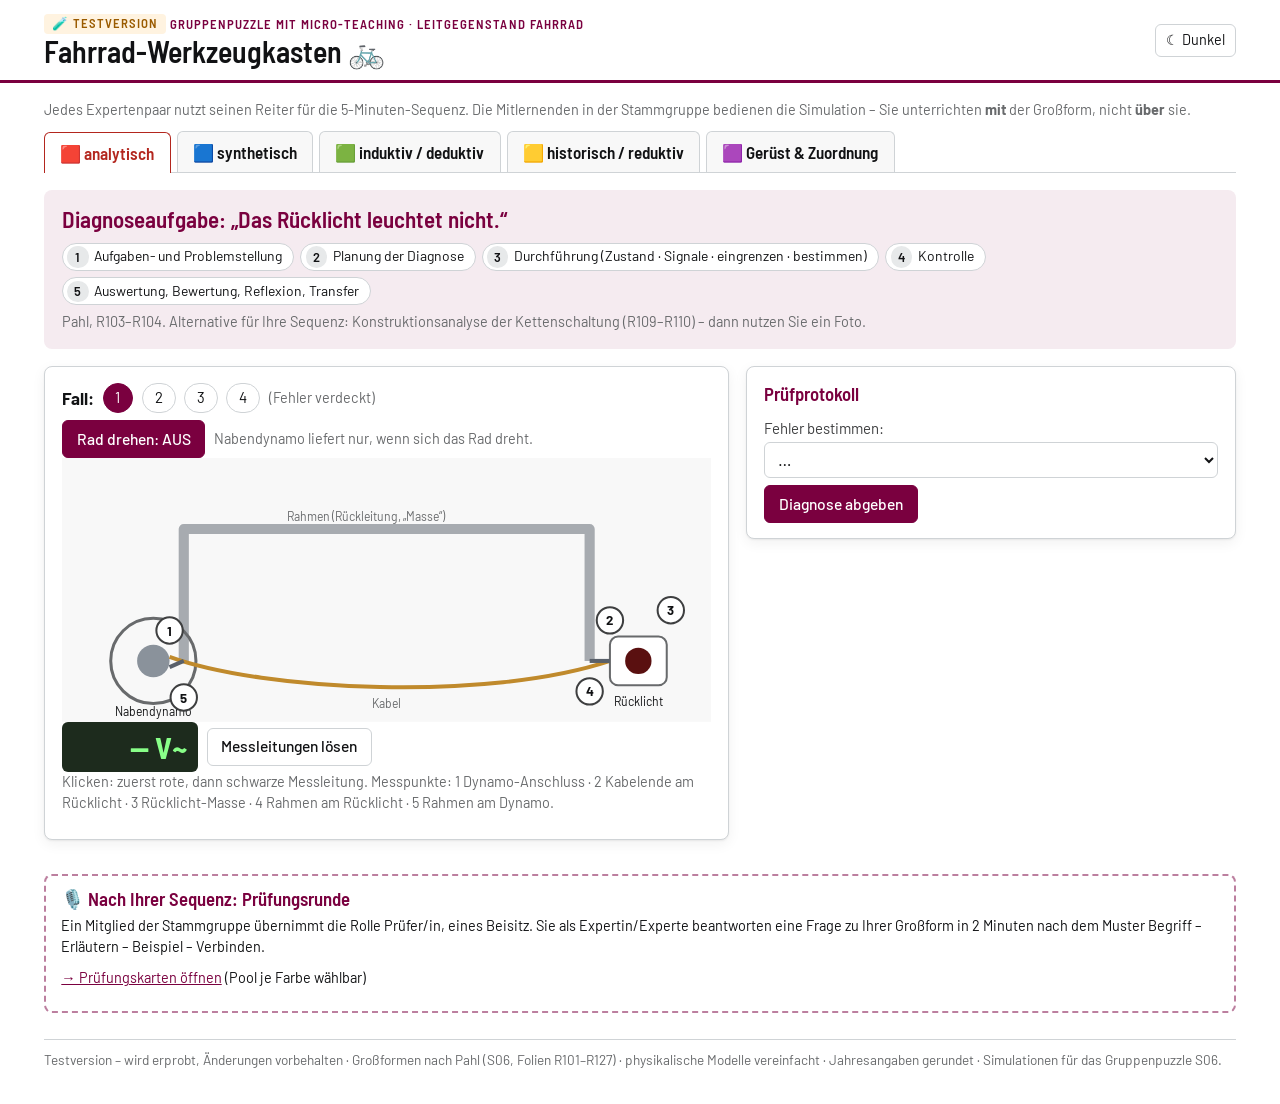
<file: Methodenszenarien_Grossformen/A_Gruppenpuzzle_MicroTeaching/fahrrad_werkzeugkasten.html>
<!doctype html>
<html lang="de">
<head>
<meta charset="utf-8">
<meta name="viewport" content="width=device-width, initial-scale=1">
<title>Fahrrad-Werkzeugkasten</title>
<meta name="description" content="Simulationen für das Gruppenpuzzle mit Micro-Teaching: je Expertenpaar eine Großform am Leitgegenstand Fahrrad – Diagnose der Beleuchtung, Inspektion, Übersetzung, Fahrradgeschichte und Naturstudie, Zuordnungs-Challenge.">
<meta name="author" content="Hannes Tegelbeckers">
<link rel="icon" href="../../assets/ovgu_logo.svg" type="image/svg+xml">
<link href="https://fonts.googleapis.com/css2?family=Barlow:ital,wght@0,400;0,500;0,600;1,400&family=Barlow+Semi+Condensed:wght@500;600;700&display=swap" rel="stylesheet">
<link rel="stylesheet" href="../shared/sim.css">
<style>
.tabs button[data-tab="rot"].on { color: var(--a-rot); border-color: var(--a-rot); }
.tabs button[data-tab="blau"].on { color: var(--a-blau); border-color: var(--a-blau); }
.tabs button[data-tab="gruen"].on { color: var(--a-gruen); border-color: var(--a-gruen); }
.tabs button[data-tab="gelb"].on { color: var(--a-gelb); border-color: var(--a-gelb); }
.tabs button[data-tab="lila"].on { color: var(--a-lila); border-color: var(--a-lila); }
.pt circle { fill: var(--card); stroke: var(--ink-2); stroke-width: 2; }
.pt text { font-size: 13px; font-weight: 700; }
.pt.red circle { fill: #d33; stroke: #d33; } .pt.black circle { fill: var(--ink); stroke: var(--ink); }
.pt.red text, .pt.black text { fill: #fff; }
.meter { font-family: var(--head); font-size: 1.8rem; font-weight: 700; font-variant-numeric: tabular-nums; background: #1d2b1d; color: #8f8; border-radius: 6px; padding: .15rem .6rem; display: inline-block; min-width: 8rem; text-align: right; }
.ip circle { fill: var(--card); stroke: var(--a-blau); stroke-width: 2.5; }
.ip.done circle { fill: var(--a-blau); }
.ip.fail circle { fill: var(--bad); stroke: var(--bad); }
.ip.na circle { stroke: var(--line); stroke-dasharray: 3 3; }
.ip text { font-size: 12px; font-weight: 700; }
.ip.done text, .ip.fail text { fill: #fff; }
#crank, #wheel { transition: none; }
.zu td { vertical-align: middle; }
.zu select { min-width: 9rem; }
.zu .neb { display: flex; flex-wrap: wrap; gap: .2rem; }
.zu .neb label { font-size: .8rem; border: 1px solid var(--line); border-radius: 99px; padding: .05rem .45rem; cursor: pointer; }
.zu .neb input { margin: 0 .2rem 0 0; }
.sol { font-size: .85rem; color: var(--ink-2); display: none; }
.showsol .sol { display: block; }
</style>
</head>
<body>
<header class="top"><div class="wrap">
  <div><div class="kicker"><span class="tag warn">🧪 Testversion</span> Gruppenpuzzle mit Micro-Teaching · Leitgegenstand Fahrrad</div><h1>Fahrrad-Werkzeugkasten 🚲</h1></div>
  <button class="themebtn" id="theme">☾ Dunkel</button>
</div></header>

<main class="wrap" id="app">
  <p class="small muted">Jedes Expertenpaar nutzt seinen Reiter für die 5-Minuten-Sequenz. Die Mitlernenden in der Stammgruppe bedienen die Simulation – Sie unterrichten <b>mit</b> der Großform, nicht <b>über</b> sie.</p>
  <div class="tabs" role="tablist">
    <button data-tab="rot">🟥 analytisch</button>
    <button data-tab="blau">🟦 synthetisch</button>
    <button data-tab="gruen">🟩 induktiv / deduktiv</button>
    <button data-tab="gelb">🟨 historisch / reduktiv</button>
    <button data-tab="lila">🟪 Gerüst & Zuordnung</button>
  </div>

  <!-- ================= ROT: Diagnoseaufgabe ================= -->
  <section class="panel" id="rot">
    <div class="card tint">
      <h2>Diagnoseaufgabe: „Das Rücklicht leuchtet nicht.“</h2>
      <ol class="pahl"><li>Aufgaben- und Problemstellung</li><li>Planung der Diagnose</li><li>Durchführung (Zustand · Signale · eingrenzen · bestimmen)</li><li>Kontrolle</li><li>Auswertung, Bewertung, Reflexion, Transfer</li></ol>
      <p class="small muted" style="margin:.4rem 0 0">Pahl, R103–R104. Alternative für Ihre Sequenz: Konstruktionsanalyse der Kettenschaltung (R109–R110) – dann nutzen Sie ein Foto.</p>
    </div>
    <div class="split">
      <div class="card">
        <div class="row"><b>Fall:</b><button class="chip on" data-rf="kabel">1</button><button class="chip" data-rf="masse">2</button><button class="chip" data-rf="led">3</button><button class="chip" data-rf="dyn">4</button><span class="small muted">(Fehler verdeckt)</span></div>
        <div class="row" style="margin-top:.4rem"><button class="btn primary" id="rspin">Rad drehen: AUS</button><span class="small muted">Nabendynamo liefert nur, wenn sich das Rad dreht.</span></div>
        <svg viewBox="0 0 640 260" aria-label="Schaltbild Fahrradbeleuchtung: Nabendynamo, Kabel, Rücklicht, Rückleitung über den Rahmen">
          <rect width="640" height="260" fill="var(--bg-2)"/>
          <path d="M120 200 L120 70 L520 70 L520 200" fill="none" stroke="var(--metal-2)" stroke-width="10" stroke-linejoin="round" opacity=".5"/>
          <text x="300" y="62" text-anchor="middle" style="font-size:12px;fill:var(--ink-3)">Rahmen (Rückleitung, „Masse“)</text>
          <circle cx="90" cy="200" r="42" fill="none" stroke="var(--ink-3)" stroke-width="3"/>
          <circle cx="90" cy="200" r="16" fill="var(--metal)"/><text x="90" y="254" text-anchor="middle" style="font-size:12px">Nabendynamo</text>
          <path id="rcable" d="M106 196 C200 230, 420 240, 540 200" fill="none" stroke="#c08a2c" stroke-width="4"/>
          <text x="320" y="246" text-anchor="middle" style="font-size:12px;fill:var(--ink-3)">Kabel</text>
          <rect x="540" y="176" width="56" height="48" rx="8" fill="var(--card)" stroke="var(--ink-3)" stroke-width="2"/>
          <circle id="rled" cx="568" cy="200" r="13" fill="#5a1010"/><text x="568" y="244" text-anchor="middle" style="font-size:12px">Rücklicht</text>
          <line x1="520" y1="200" x2="540" y2="200" stroke="var(--metal-2)" stroke-width="4"/>
          <line x1="106" y1="206" x2="120" y2="200" stroke="var(--metal-2)" stroke-width="4"/>
          <g id="rpts"></g>
        </svg>
        <div class="row"><span class="meter" id="rmeter">— V~</span><button class="btn" id="rclear">Messleitungen lösen</button></div>
        <p class="small muted">Klicken: zuerst rote, dann schwarze Messleitung. Messpunkte: 1 Dynamo-Anschluss · 2 Kabelende am Rücklicht · 3 Rücklicht-Masse · 4 Rahmen am Rücklicht · 5 Rahmen am Dynamo.</p>
      </div>
      <div class="card">
        <h3>Prüfprotokoll</h3>
        <div id="rlog" class="small" style="max-height:12rem;overflow-y:auto"></div>
        <label class="f" for="rdiag">Fehler bestimmen:</label>
        <select id="rdiag"><option value="">…</option><option value="kabel">Kabelbruch zwischen Dynamo und Rücklicht</option><option value="masse">Massekontakt Rücklicht–Rahmen korrodiert</option><option value="led">Rücklicht (LED-Einheit) defekt</option><option value="dyn">Dynamo liefert keine Spannung</option></select>
        <button class="btn primary" id="rok" style="margin-top:.4rem">Diagnose abgeben</button>
        <div id="rmsg"></div>
      </div>
    </div>
  </section>

  <!-- ================= BLAU: Inspektionsaufgabe ================= -->
  <section class="panel" id="blau">
    <div class="card tint">
      <h2>Inspektionsaufgabe: „Ist dieses Fahrrad verkehrssicher?“</h2>
      <ol class="pahl"><li>Aufgaben- und Problemstellung</li><li>Intuitive Problemlösungsphase und Vorbereitung</li><li>Planung der Inspektionsaufgabe</li><li>Auswertung, Bewertung und Reflexion</li></ol>
      <p class="small muted" style="margin:.4rem 0 0">Pahl, R113–R114: endet mit einer Dokumentation, aus der Maßnahmeempfehlungen entstehen. Prüfpunkte in Anlehnung an die StVZO (§§ 64a, 65, 67) und übliche Sicherheitschecks.</p>
    </div>
    <div class="grid2">
      <div class="card">
        <h3>③ Prüfliste planen</h3>
        <p class="small">Wählen Sie, <b>was</b> geprüft wird. Nur geplante Punkte lassen sich am Rad inspizieren.</p>
        <div id="bplan" class="row"></div>
        <div class="row" style="margin-top:.5rem"><button class="btn" data-bike="1">Rad 1</button><button class="btn" data-bike="2">Rad 2</button><button class="btn" data-bike="3">🎲 Rad 3</button></div>
      </div>
      <div class="card">
        <h3>Inspektion</h3>
        <svg viewBox="0 0 560 300" aria-label="Fahrrad mit Prüfpunkten">
          <rect width="560" height="300" fill="var(--bg-2)"/>
          <g fill="none" stroke="var(--ink-2)" stroke-width="5" stroke-linejoin="round">
            <circle cx="130" cy="210" r="70"/><circle cx="430" cy="210" r="70"/>
            <path d="M130 210 L250 210 L340 110 L210 110 Z M250 210 L210 90 M340 110 L430 210 M330 80 L345 120"/>
            <path d="M190 90 L235 90" stroke-width="7"/><path d="M315 80 L350 70"/>
          </g>
          <circle cx="250" cy="210" r="18" fill="none" stroke="var(--ink-3)" stroke-width="3"/>
          <g id="bpts"></g>
        </svg>
        <p class="small muted">Klicken Sie einen Prüfpunkt an.</p>
      </div>
    </div>
    <div class="card">
      <h3>④ Dokumentation mit Maßnahmeempfehlungen</h3>
      <div class="tablewrap"><table class="t" id="bdoc"><thead><tr><th>Prüfpunkt</th><th>Befund</th><th>Bewertung</th><th>Maßnahmeempfehlung</th></tr></thead><tbody></tbody></table></div>
      <p class="small" id="bsum"></p>
    </div>
  </section>

  <!-- ================= GRÜN: Experiment (induktiv) / Konstruktionsaufgabe (deduktiv) ================= -->
  <section class="panel" id="gruen">
    <div class="card tint">
      <h2>Übersetzung am Fahrrad – einmal induktiv, einmal deduktiv</h2>
      <div class="row"><b>Modus:</b><button class="chip on" data-gm="ind">induktiv: Technisches Experiment</button><button class="chip" data-gm="ded">deduktiv: Konstruktionsaufgabe</button></div>
      <ol class="pahl" id="gpahl" style="margin-top:.5rem"></ol>
      <p class="small muted" style="margin:.4rem 0 0" id="gsrc"></p>
    </div>
    <div class="split">
      <div class="card">
        <svg viewBox="0 0 560 260" aria-label="Kettentrieb mit Kettenblatt, Ritzel und Hinterrad">
          <rect width="560" height="260" fill="var(--bg-2)"/>
          <g id="wheel" transform="translate(400 130)"><circle r="110" fill="none" stroke="var(--ink-3)" stroke-width="4"/><line x1="0" y1="0" x2="0" y2="-110" stroke="var(--a-gruen)" stroke-width="4"/><circle cx="0" cy="-104" r="6" fill="var(--a-gruen)"/></g>
          <g id="cog2" transform="translate(400 130)"></g>
          <g id="cog1" transform="translate(150 150)"></g>
          <path id="chain" fill="none" stroke="var(--ink-2)" stroke-width="3" stroke-dasharray="6 3"/>
          <g id="crank" transform="translate(150 150)"><line x1="0" y1="0" x2="0" y2="70" stroke="var(--main)" stroke-width="8" stroke-linecap="round"/><rect x="-14" y="64" width="28" height="10" rx="3" fill="var(--main)"/></g>
          <text x="10" y="20" id="gcount" style="font-size:14px;font-weight:600"></text>
        </svg>
        <div class="slider"><label for="z1">Kettenblatt</label><input type="range" id="z1" min="22" max="52" value="42"><output id="oz1"></output></div>
        <div class="slider"><label for="z2">Ritzel</label><input type="range" id="z2" min="11" max="36" value="14"><output id="oz2"></output></div>
        <div class="row"><button class="btn primary" id="turn">↻ Kurbel 1 Umdrehung</button><span class="small muted">Zählen Sie die Umdrehungen des Hinterrads (grüne Markierung).</span></div>
      </div>
      <div class="card">
        <div id="gind">
          <h3>Messreihe</h3>
          <div class="tablewrap"><table class="t" id="gtab"><thead><tr><th>Kettenblatt</th><th>Ritzel</th><th>Hinterrad-Umdrehungen</th></tr></thead><tbody></tbody></table></div>
          <label class="f" for="ghyp">Hypothese / Regel:</label>
          <select id="ghyp"><option value="">Welche Regel beschreibt die Messreihe?</option><option value="a">Umdrehungen = Kettenblatt − Ritzel</option><option value="b">Umdrehungen = Kettenblatt ÷ Ritzel</option><option value="c">Umdrehungen = Ritzel ÷ Kettenblatt</option></select>
          <div id="ghmsg"></div>
        </div>
        <div id="gded" style="display:none">
          <h3>Vorgegebene Gesetzmäßigkeit</h3>
          <div class="key">Übersetzung i = z<sub>Kettenblatt</sub> ÷ z<sub>Ritzel</sub> · Entfaltung = i × Radumfang (hier 2,10 m)</div>
          <p class="small"><b>Konstruktionsauftrag:</b> Ein Lastenrad soll am Schulberg anfahren können. Die Entfaltung im kleinsten Gang darf höchstens <b>2,5 m</b> betragen, im größten Gang soll sie mindestens <b>6,5 m</b> erreichen. Wählen Sie Kettenblatt und zwei Ritzel – erst rechnen, dann einstellen.</p>
          <div class="row"><label class="small">Kettenblatt <input type="number" id="dz1" style="width:5rem"></label><label class="small">kleinstes Ritzel <input type="number" id="dzs" style="width:5rem"></label><label class="small">größtes Ritzel <input type="number" id="dzl" style="width:5rem"></label><button class="btn" id="dok">Prüfen</button></div>
          <div id="dmsg"></div>
        </div>
      </div>
    </div>
  </section>

  <!-- ================= GELB: historisch-genetisch / Naturstudie ================= -->
  <section class="panel" id="gelb">
    <div class="card tint">
      <h2>Historisch: Warum hatte das Hochrad ein so großes Vorderrad?</h2>
      <ol class="pahl"><li>Aufgabenstellung</li><li>Intuitive Phase</li><li>Planungs- und Informationsphase</li><li>Durchführungsphase</li><li>Bewertungs- und Transferphase</li></ol>
      <p class="small muted" style="margin:.4rem 0 0">Historisch-genetisches Verfahren nach Pahl, R124–R125.</p>
    </div>
    <div class="split">
      <div class="card">
        <div class="row"><button class="chip on" data-h="lauf">Laufmaschine (Drais, 1817)</button><button class="chip" data-h="hoch">Hochrad (1870er)</button><button class="chip" data-h="nieder">Niederrad mit Kette (1885)</button></div>
        <svg viewBox="0 0 560 280" id="hsvg" aria-label="Seitenansicht des gewählten Fahrrads"></svg>
        <div class="slider" id="hs1"><label for="hd">Vorderrad-Ø</label><input type="range" id="hd" min="70" max="160" value="130"><output id="ohd"></output></div>
        <div class="slider" id="hs2" style="display:none"><label for="hi">Übersetzung i</label><input type="range" id="hi" min="10" max="35" value="20"><output id="ohi"></output></div>
      </div>
      <div class="card">
        <h3>Vergleich</h3>
        <table class="t" id="htab"></table>
        <div class="key small" id="hkey"></div>
        <label class="f" for="hq">Ihre Erklärung: Was hat die Kette gelöst?</label>
        <textarea id="hq"></textarea>
      </div>
    </div>

    <div class="card tint">
      <h2>Reduktiv (Naturstudie): Leicht und steif wie ein Grashalm</h2>
      <ol class="pahl"><li>Problemsituation</li><li>Intuitive Phase</li><li>Problemanalyse, Zuordnung biologischer Systeme</li><li>Analyse eines biologischen Systems</li><li>Übertragung – technische Lösung</li><li>Präsentation</li><li>Anwendung, Transfer, Auswertung</li></ol>
      <p class="small muted" style="margin:.4rem 0 0">Naturstudie nach Pahl, R126–R127. Problem: Der Rahmen soll steif, aber leicht sein. Grashalm und Röhrenknochen sind hohl – warum?</p>
    </div>
    <div class="grid2">
      <div class="card">
        <svg viewBox="0 0 520 200" aria-label="Querschnitt Vollstab und Rohr bei gleicher Masse">
          <rect width="520" height="200" fill="var(--bg-2)"/>
          <g transform="translate(110 100)"><circle id="solid" r="20" fill="var(--metal-2)"/><text y="88" text-anchor="middle" style="font-size:12px">Vollstab</text></g>
          <g transform="translate(360 100)"><circle id="outer" r="40" fill="var(--metal-2)"/><circle id="inner" r="34" fill="var(--bg-2)"/><text y="88" text-anchor="middle" style="font-size:12px">Rohr, gleiche Masse</text></g>
        </svg>
        <div class="slider"><label for="nd">Außen-Ø Rohr</label><input type="range" id="nd" min="10" max="40" value="20"><output id="ond"></output></div>
      </div>
      <div class="card">
        <table class="t" id="ntab"></table>
        <p class="small muted">Modell: gleiche Querschnittsfläche (= gleiche Masse je Meter) wie ein Vollstab mit 10 mm Ø; Biegesteifigkeit ∝ Flächenträgheitsmoment I.</p>
        <div class="key small">Biologisches Vorbild: Grashalm, Röhrenknochen, Bambus (mit Knoten gegen Einbeulen). Technische Übertragung: Rahmenrohre – Grenze: zu dünne Wände beulen ein.</div>
      </div>
    </div>
  </section>

  <!-- ================= LILA: Zuordnungs-Challenge ================= -->
  <section class="panel" id="lila">
    <div class="card tint">
      <h2>Zuordnungs-Challenge: Zehn Fahrrad-Stunden – welcher Akzent?</h2>
      <p class="small">Wählen Sie für jede Unterrichtsidee den <b>Hauptakzent</b> und alle <b>Nebenakzente</b>, die Sie erkennen. Danach: Lösungsvorschlag einblenden und diskutieren – <i>Akzent = Schwerpunkt, keine Ausschließlichkeit</i> (R101).</p>
      <p class="small muted" style="margin:0">Gerüst aller Großformen: Aufgabe → (intuitive Phase) → Planung/Information → Durchführung → Kontrolle/Bewertung → Transfer.</p>
    </div>
    <div class="card">
      <div class="tablewrap"><table class="t zu" id="zu"><thead><tr><th>Unterrichtsidee</th><th>Hauptakzent</th><th>Nebenakzente</th></tr></thead><tbody></tbody></table></div>
      <div class="row" style="margin-top:.6rem"><button class="btn primary" id="zsol">Lösungsvorschlag zeigen</button><span id="zres" class="small"></span></div>
    </div>
  </section>

  <div class="meta">
    <h3>🎙️ Nach Ihrer Sequenz: Prüfungsrunde</h3>
    <p class="small">Ein Mitglied der Stammgruppe übernimmt die Rolle Prüfer/in, eines Beisitz. Sie als Expertin/Experte beantworten eine Frage zu Ihrer Großform in 2 Minuten nach dem Muster Begriff – Erläutern – Beispiel – Verbinden.</p>
    <p class="small"><a href="../shared/pruefungskarten.html?pool=A" target="_blank" rel="noopener">→ Prüfungskarten öffnen</a> (Pool je Farbe wählbar)</p>
  </div>
  <footer class="foot">Testversion – wird erprobt, Änderungen vorbehalten · Großformen nach Pahl (S06, Folien R101–R127) · physikalische Modelle vereinfacht · Jahresangaben gerundet · Simulationen für das Gruppenpuzzle S06.</footer>
</main>

<script src="../shared/sim.js"></script>
<script>
Sim.initTheme(document.getElementById("theme"));
const $ = id => document.getElementById(id);
Sim.initTabs($("app"));

/* ======================= ROT ======================= */
(() => {
  const P = { 1:[106,170], 2:[540,160], 3:[600,150], 4:[520,230], 5:[120,236] };
  // Kreis: 1 →Kabel→ 2 →LED→ 3 →Massekontakt→ 4 →Rahmen→ 5 →Dynamo→ 1
  let fault = "kabel", spin = false, red = null, black = null, n = 0;
  function els() {
    return [
      { R: .1, open: fault === "kabel" },          // 1→2 Kabel
      { R: 20, open: fault === "led" },            // 2→3 LED
      { R: .1, open: fault === "masse" },          // 3→4 Massekontakt
      { R: .1 },                                   // 4→5 Rahmen
      { R: 2, emf: spin && fault !== "dyn" ? -6 : 0 } // 5→1 Dynamo (hebt Potenzial von 5 auf 1)
    ];
  }
  function solve() {
    const e = els(), emf = e.reduce((s, x) => s + (x.emf || 0), 0), opens = e.filter(x => x.open).length;
    const R = e.reduce((s, x) => s + x.R, 0), I = opens ? 0 : -emf / R;
    // Potenzial von Punkt 1 = 0; im Umlauf 1→2→3→4→5
    const V = { 1: 0 }; let v = 0;
    e.slice(0, 4).forEach((x, i) => { let d = -I * x.R; if (x.open) d = emf / opens; v += d; V[i + 2] = v; });
    return { V, I };
  }
  function draw() {
    const s = solve();
    $("rled").setAttribute("fill", s.I > .1 ? "#ff3030" : "#5a1010");
    $("rspin").textContent = "Rad drehen: " + (spin ? "EIN" : "AUS");
    $("rpts").innerHTML = Object.entries(P).map(([k, [x, y]]) => `<g class="pt svg-click ${k == red ? "red" : k == black ? "black" : ""}" data-p="${k}"><circle cx="${x}" cy="${y}" r="13"/><text x="${x}" y="${y + 5}" text-anchor="middle">${k}</text></g>`).join("");
    $("rpts").querySelectorAll(".pt").forEach(g => g.addEventListener("click", () => {
      const p = g.dataset.p; if (!red) red = p; else if (!black && p !== red) black = p;
      if (red && black) { const u = Math.abs(solve().V[red] - solve().V[black]); const t = (u < .01 ? "0,0" : u.toFixed(1).replace(".", ",")) + " V~"; $("rmeter").textContent = t; n++; $("rlog").insertAdjacentHTML("afterbegin", `<div>${n}. ${red} ↔ ${black}, Rad ${spin ? "dreht" : "steht"}: <b>${t}</b></div>`); }
      draw();
    }));
  }
  $("rspin").addEventListener("click", () => { spin = !spin; draw(); });
  $("rclear").addEventListener("click", () => { red = black = null; $("rmeter").textContent = "— V~"; draw(); });
  document.querySelectorAll("[data-rf]").forEach(b => b.addEventListener("click", () => {
    fault = b.dataset.rf; spin = false; red = black = null; n = 0; $("rlog").innerHTML = ""; $("rmsg").innerHTML = ""; $("rmeter").textContent = "— V~";
    document.querySelectorAll("[data-rf]").forEach(x => x.classList.toggle("on", x === b)); draw();
  }));
  $("rok").addEventListener("click", () => {
    const ok = $("rdiag").value === fault;
    $("rmsg").innerHTML = ok ? `<div class="msg good">Richtig – nach ${n} Messungen. Welche Messung war entscheidend? Wie würden Sie die Prüfreihenfolge für alle vier Fälle optimieren?</div>` : `<div class="msg bad">Noch nicht. Wo im Kreis fällt die Spannung ab, wenn das Rad dreht?</div>`;
  });
  draw();
})();

/* ======================= BLAU ======================= */
(() => {
  const PTS = [
    { k:"bv", n:"Bremse vorn", x:430, y:140, ok:"greift kräftig", bad:"Bremsbeläge abgefahren, Hebel bis zum Lenker durchziehbar", m:"Beläge erneuern, Seilzug nachstellen" },
    { k:"bh", n:"Bremse hinten", x:200, y:150, ok:"greift kräftig", bad:"Bremse ohne Wirkung", m:"Seilzug prüfen/erneuern – Rad bis dahin nicht benutzen" },
    { k:"kl", n:"Klingel", x:205, y:70, ok:"hell tönend", bad:"fehlt", m:"Klingel montieren" },
    { k:"sv", n:"Scheinwerfer", x:350, y:60, ok:"leuchtet", bad:"leuchtet nicht", m:"Diagnose der Beleuchtung (→ Rot)" },
    { k:"rl", n:"Rücklicht", x:110, y:120, ok:"leuchtet", bad:"Glas gebrochen, leuchtet schwach", m:"Rücklicht ersetzen" },
    { k:"rw", n:"Rückstrahler vorn/hinten", x:80, y:150, ok:"vorhanden", bad:"roter Rückstrahler hinten fehlt", m:"Rückstrahler montieren" },
    { k:"pe", n:"Pedalrückstrahler", x:250, y:240, ok:"vorhanden", bad:"an einem Pedal abgebrochen", m:"Pedal/Rückstrahler ersetzen" },
    { k:"sp", n:"Seitliche Rückstrahler", x:480, y:250, ok:"Reflexstreifen am Reifen", bad:"keine seitlichen Rückstrahler", m:"Speichenreflektoren nachrüsten" },
    { k:"re", n:"Reifen", x:60, y:240, ok:"Profil ausreichend, Druck in Ordnung", bad:"Profil abgefahren, Karkasse sichtbar", m:"Reifen erneuern" },
    { k:"ke", n:"Kette", x:300, y:215, ok:"gespannt, geschmiert", bad:"trocken und rostig", m:"reinigen und schmieren" }
  ];
  const BIKES = { 1: ["bh","kl","rw"], 2: ["sv","pe","re","ke"], 3: null };
  let planSel = new Set(), faults = [], insp = {};
  $("bplan").innerHTML = PTS.map(p => `<button class="chip" data-bp="${p.k}">${p.n}</button>`).join("");
  $("bplan").querySelectorAll(".chip").forEach(c => c.addEventListener("click", () => { c.classList.toggle("on"); c.classList.contains("on") ? planSel.add(c.dataset.bp) : planSel.delete(c.dataset.bp); draw(); }));
  function load(n) {
    faults = BIKES[n] || PTS.filter(() => Math.random() < .35).map(p => p.k);
    insp = {}; $("bdoc").querySelector("tbody").innerHTML = ""; $("bsum").textContent = "";
    document.querySelectorAll("[data-bike]").forEach(b => b.classList.toggle("on", b.dataset.bike == n)); draw();
  }
  function draw() {
    $("bpts").innerHTML = PTS.map((p, i) => {
      const st = insp[p.k] ? (faults.includes(p.k) ? "fail" : "done") : planSel.has(p.k) ? "" : "na";
      return `<g class="ip svg-click ${st}" data-ip="${p.k}"><circle cx="${p.x}" cy="${p.y}" r="12"/><text x="${p.x}" y="${p.y + 4}" text-anchor="middle">${i + 1}</text><title>${p.n}</title></g>`;
    }).join("");
    $("bpts").querySelectorAll(".ip").forEach(g => g.addEventListener("click", () => inspect(g.dataset.ip)));
  }
  function inspect(k) {
    const p = PTS.find(x => x.k === k);
    if (!planSel.has(k)) { $("bsum").innerHTML = `<span class="tag warn">„${p.n}“ steht nicht auf Ihrer Prüfliste – erst planen.</span>`; return; }
    if (insp[k]) return; insp[k] = true;
    const bad = faults.includes(k);
    $("bdoc").querySelector("tbody").insertAdjacentHTML("beforeend", `<tr><td>${p.n}</td><td>${bad ? p.bad : p.ok}</td><td>${bad ? '<span class="tag bad">Mangel</span>' : '<span class="tag good">i. O.</span>'}</td><td>${bad ? `<input type="text" placeholder="Ihr Vorschlag …"><details class="small"><summary>Vorschlag</summary>${p.m}</details>` : "–"}</td></tr>`);
    const missed = faults.filter(f => !planSel.has(f)).length;
    $("bsum").innerHTML = `Geprüft: ${Object.keys(insp).length} · gefundene Mängel: ${faults.filter(f => insp[f]).length}` + (missed ? ` · <span class="tag warn">Achtung: Ihre Prüfliste deckt nicht alle Mängel ab</span>` : "");
    draw();
  }
  document.querySelectorAll("[data-bike]").forEach(b => b.addEventListener("click", () => load(b.dataset.bike)));
  load(1);
})();

/* ======================= GRÜN ======================= */
(() => {
  let mode = "ind", busy = false, crankA = 0, wheelA = 0;
  const STEPS = {
    ind: { s: ["Problem erfassen", "Problem präzisieren (Hypothesenbildung)", "Experiment planen", "Experiment durchführen", "Versuch auswerten", "Zusammenfassung/Transfer/Ausblick"], src: "Technisches Experiment, induktiv akzentuiert (R121–R122) – vom Versuch zur Regel." },
    ded: { s: ["Stellen der Aufgabe", "Klären und Analyse", "Intuitive Vorschläge", "Bewertungsmaßstäbe", "Informationen sammeln", "Lösungsvarianten", "Grundprinzip", "Konstruktive Gestaltung", "Beurteilung, Optimierung", "Auswertung"], src: "Konstruktionsaufgabe, deduktiv akzentuiert: „unter Vorgabe von Gesetzmäßigkeiten“ (R123) – von der Regel zum konkreten Gebilde." }
  };
  function setMode(m) {
    mode = m; document.querySelectorAll("[data-gm]").forEach(b => b.classList.toggle("on", b.dataset.gm === m));
    $("gpahl").innerHTML = STEPS[m].s.map(s => `<li>${s}</li>`).join(""); $("gsrc").textContent = STEPS[m].src;
    $("gind").style.display = m === "ind" ? "block" : "none"; $("gded").style.display = m === "ded" ? "block" : "none";
  }
  document.querySelectorAll("[data-gm]").forEach(b => b.addEventListener("click", () => setMode(b.dataset.gm)));
  function gear(n, r) { let p = ""; for (let i = 0; i < n; i++) { const a = i / n * 2 * Math.PI; p += `<line x1="${(r - 3) * Math.cos(a)}" y1="${(r - 3) * Math.sin(a)}" x2="${(r + 4) * Math.cos(a)}" y2="${(r + 4) * Math.sin(a)}" stroke="var(--ink-2)" stroke-width="2.5"/>`; } return `<circle r="${r}" fill="var(--card)" stroke="var(--ink-2)" stroke-width="2"/>` + p; }
  function draw() {
    const z1 = +$("z1").value, z2 = +$("z2").value; $("oz1").textContent = z1 + " Zähne"; $("oz2").textContent = z2 + " Zähne";
    const r1 = z1 * 1.25, r2 = z2 * 1.25;
    $("cog1").innerHTML = gear(z1, r1); $("cog2").innerHTML = gear(z2, r2);
    $("chain").setAttribute("d", `M150 ${150 - r1} L400 ${130 - r2} M150 ${150 + r1} L400 ${130 + r2}`);
    $("crank").setAttribute("transform", `translate(150 150) rotate(${crankA})`);
    $("wheel").setAttribute("transform", `translate(400 130) rotate(${wheelA})`);
    $("cog2").setAttribute("transform", `translate(400 130) rotate(${wheelA})`);
  }
  ["z1","z2"].forEach(id => $(id).addEventListener("input", () => { if (!busy) { crankA = wheelA = 0; $("gcount").textContent = ""; draw(); } }));
  $("turn").addEventListener("click", () => {
    if (busy) return; busy = true;
    const z1 = +$("z1").value, z2 = +$("z2").value, i = z1 / z2, t0 = performance.now(), D = 2600;
    const step = now => {
      const f = Math.min(1, (now - t0) / D);
      crankA = 360 * f; wheelA = 360 * i * f;
      $("gcount").textContent = `Hinterrad: ${(i * f).toFixed(2).replace(".", ",")} Umdrehungen`;
      draw();
      if (f < 1) requestAnimationFrame(step);
      else { busy = false; $("gtab").querySelector("tbody").insertAdjacentHTML("beforeend", `<tr><td>${z1}</td><td>${z2}</td><td>${i.toFixed(2).replace(".", ",")}</td></tr>`); }
    };
    requestAnimationFrame(step);
  });
  $("ghyp").addEventListener("change", () => {
    const rows = $("gtab").querySelectorAll("tbody tr").length;
    $("ghmsg").innerHTML = rows < 3 ? `<div class="msg warn">Erst mindestens drei Messungen mit verschiedenen Zahnrädern – sonst ist die Regel nicht abgesichert.</div>` : $("ghyp").value === "b" ? `<div class="msg good">Bestätigt: Umdrehungen des Hinterrads = Zähne Kettenblatt ÷ Zähne Ritzel (Übersetzung i). Induktiv: aus Einzelfällen zur Regel.</div>` : `<div class="msg bad">Prüfen Sie die Regel an Ihren Messwerten.</div>`;
  });
  $("dok").addEventListener("click", () => {
    const z1 = +$("dz1").value, zs = +$("dzs").value, zl = +$("dzl").value, U = 2.1;
    if (!z1 || !zs || !zl) return;
    const eMin = z1 / zl * U, eMax = z1 / zs * U, ok = eMin <= 2.5 && eMax >= 6.5;
    $("dmsg").innerHTML = `<div class="msg ${ok ? "good" : "bad"}">kleinster Gang: ${eMin.toFixed(2).replace(".", ",")} m · größter Gang: ${eMax.toFixed(2).replace(".", ",")} m – ${ok ? "Anforderungen erfüllt." : "Anforderungen noch nicht erfüllt."}</div>`;
    $("z1").value = z1; $("z2").value = Math.min(36, Math.max(11, zl)); draw();
  });
  setMode("ind"); draw();
})();

/* ======================= GELB ======================= */
(() => {
  let kind = "lauf";
  const pi = Math.PI;
  function draw() {
    const d = +$("hd").value, i = +$("hi").value / 10; $("ohd").textContent = (d / 100).toFixed(2).replace(".", ",") + " m"; $("ohi").textContent = i.toFixed(1).replace(".", ",");
    $("hs1").style.display = kind === "hoch" ? "grid" : "none"; $("hs2").style.display = kind === "nieder" ? "grid" : "none";
    const S = 1.3, g = 260; let svg = `<rect width="560" height="280" fill="var(--bg-2)"/><line x1="0" y1="${g}" x2="560" y2="${g}" stroke="var(--ink-3)"/>`;
    let ent = "–", seat = 0, rows;
    if (kind === "lauf") {
      const r = 35 * S; svg += `<circle cx="140" cy="${g - r}" r="${r}" fill="none" stroke="var(--wood-2)" stroke-width="5"/><circle cx="400" cy="${g - r}" r="${r}" fill="none" stroke="var(--wood-2)" stroke-width="5"/><path d="M140 ${g - r} L270 ${g - r - 40} L400 ${g - r} M270 ${g - r - 40} L270 ${g - r - 55}" stroke="var(--wood-2)" stroke-width="7" fill="none"/>`;
      seat = .8; rows = [["Antrieb", "Abstoßen mit den Füßen"], ["Weg je „Schritt“", "abhängig vom Fahrer"], ["Sattelhöhe", "ca. 0,8 m"]];
    } else if (kind === "hoch") {
      const r = d / 2 * S; seat = d / 100 + .15; ent = (pi * d / 100);
      svg += `<circle cx="330" cy="${g - r}" r="${r}" fill="none" stroke="var(--ink-2)" stroke-width="4"/><circle cx="${330 - r - 60}" cy="${g - 20}" r="20" fill="none" stroke="var(--ink-2)" stroke-width="4"/><path d="M${330 - r - 60} ${g - 20} Q${330 - r} ${g - 2 * r} 330 ${g - 2 * r - 10}" fill="none" stroke="var(--ink-2)" stroke-width="5"/><line x1="330" y1="${g - r}" x2="330" y2="${g - r + 22}" stroke="var(--main)" stroke-width="6"/>`;
      rows = [["Antrieb", "Kurbel direkt an der Vorderradachse"], ["Weg je Kurbelumdrehung", ent.toFixed(2).replace(".", ",") + " m = Radumfang"], ["Sattelhöhe ≈", seat.toFixed(2).replace(".", ",") + " m"]];
    } else {
      const r = 35 * S; ent = i * pi * .7; seat = .85;
      svg += `<circle cx="150" cy="${g - r}" r="${r}" fill="none" stroke="var(--ink-2)" stroke-width="4"/><circle cx="400" cy="${g - r}" r="${r}" fill="none" stroke="var(--ink-2)" stroke-width="4"/><path d="M150 ${g - r} L260 ${g - r} L350 ${g - r - 70} L240 ${g - r - 70} Z M260 ${g - r} L230 ${g - r - 90} M350 ${g - r - 70} L400 ${g - r}" fill="none" stroke="var(--ink-2)" stroke-width="5"/><circle cx="260" cy="${g - r}" r="16" fill="none" stroke="var(--main)" stroke-width="3"/><line x1="150" y1="${g - r - 8}" x2="260" y2="${g - r - 16}" stroke="var(--main)" stroke-dasharray="5 3" stroke-width="2"/><line x1="150" y1="${g - r + 8}" x2="260" y2="${g - r + 16}" stroke="var(--main)" stroke-dasharray="5 3" stroke-width="2"/>`;
      rows = [["Antrieb", "Kette mit Übersetzung aufs Hinterrad"], ["Weg je Kurbelumdrehung", ent.toFixed(2).replace(".", ",") + " m (Rad 0,70 m)"], ["Sattelhöhe ≈", "0,85 m"]];
    }
    svg += `<line x1="520" y1="${g}" x2="520" y2="${g - seat * 100 * S}" stroke="var(--main)" stroke-width="3"/><text x="514" y="${g - seat * 100 * S - 6}" text-anchor="end" style="font-size:12px;fill:var(--main)">Sattel ${seat.toFixed(2).replace(".", ",")} m</text>`;
    $("hsvg").innerHTML = svg;
    $("htab").innerHTML = `<tbody>${rows.map(r => `<tr><th>${r[0]}</th><td>${r[1]}</td></tr>`).join("")}</tbody>`;
    $("hkey").innerHTML = kind === "hoch" ? "Je größer das Rad, desto weiter kommt man pro Kurbelumdrehung – aber desto höher sitzt man (Sturzgefahr nach vorn)." : kind === "nieder" ? "Mit der Übersetzung erreicht ein kleines Rad dieselbe Strecke je Kurbelumdrehung wie ein Hochrad – bei sicherer Sitzhöhe." : "Ohne Kurbel: kein Übersetzungsproblem – aber auch kein Antrieb mit den Beinen im Sitzen.";
  }
  document.querySelectorAll("[data-h]").forEach(b => b.addEventListener("click", () => { kind = b.dataset.h; document.querySelectorAll("[data-h]").forEach(x => x.classList.toggle("on", x === b)); draw(); }));
  ["hd","hi"].forEach(id => $(id).addEventListener("input", draw));
  draw();

  function nat() {
    const Ds = 10, D = +$("nd").value, d = Math.sqrt(Math.max(0, D * D - Ds * Ds)), t = (D - d) / 2, ratio = (D * D + d * d) / (Ds * Ds);
    $("ond").textContent = D + " mm";
    const k = 2;
    $("outer").setAttribute("r", D * k); $("inner").setAttribute("r", d * k); $("solid").setAttribute("r", Ds * k);
    $("ntab").innerHTML = `<tbody><tr><th>Wanddicke</th><td>${t.toFixed(2).replace(".", ",")} mm ${t < .8 ? '<span class="tag warn">Beulgefahr</span>' : ""}</td></tr><tr><th>Masse je Meter</th><td>gleich wie Vollstab</td></tr><tr><th>Biegesteifigkeit gegenüber Vollstab</th><td><b>${ratio.toFixed(1).replace(".", ",")}-fach</b></td></tr></tbody>`;
  }
  $("nd").addEventListener("input", nat); nat();
})();

/* ======================= LILA ======================= */
(() => {
  const AK = ["analytisch","synthetisch","induktiv","deduktiv","historisch","reduktiv"];
  const ITEMS = [
    ["Warum quietscht die Bremse? Die Ursache finden.", "analytisch", ["induktiv"], "Diagnoseaufgabe; Vermutungen bilden und prüfen."],
    ["Eine Klasse dokumentiert den Zustand von zehn Schulrädern und empfiehlt Maßnahmen.", "synthetisch", ["analytisch"], "Inspektionsaufgabe; es entsteht eine Dokumentation."],
    ["Aus Messungen herausfinden, wie die Übersetzung wirkt.", "induktiv", ["analytisch"], "Technisches Experiment."],
    ["Mit der Übersetzungsformel die Schaltung für ein Lastenrad auslegen.", "deduktiv", ["synthetisch"], "Konstruktionsaufgabe unter Vorgabe einer Gesetzmäßigkeit."],
    ["Vom Hochrad zum Niederrad: Warum setzte sich die Kette durch?", "historisch", ["analytisch"], "Historisch-genetisches Verfahren; Vergleich der Bauformen."],
    ["Wie ein Grashalm: Rahmenrohre leicht und steif gestalten.", "reduktiv", ["analytisch","deduktiv"], "Naturstudie; das biologische System wird analysiert."],
    ["Eine Handyhalterung für den Lenker bauen.", "synthetisch", ["analytisch"], "Fertigungs- bzw. Konstruktionsaufgabe; Auftrag zuerst analysieren."],
    ["Einen platten Reifen flicken.", "synthetisch", ["analytisch"], "Instandsetzungsaufgabe; Schaden finden gehört dazu."],
    ["Ein reparierter Rahmen: War die Reparatur fachgerecht?", "analytisch", [], "Instandsetzungsanalyse – eine durchgeführte Arbeit wird untersucht."],
    ["Schulweg 2040: drei Zukunftsbilder für Rad und Mobilität entwerfen.", "synthetisch", [], "Szenariomethode."]
  ];
  $("zu").querySelector("tbody").innerHTML = ITEMS.map((it, r) => `<tr><td>${it[0]}<div class="sol">💡 <b>${it[1]}</b>${it[2].length ? " · Neben: " + it[2].join(", ") : ""} – ${it[3]}</div></td><td><select data-r="${r}"><option value="">…</option>${AK.map(a => `<option>${a}</option>`).join("")}</select></td><td><div class="neb">${AK.map(a => `<label><input type="checkbox" data-r="${r}" value="${a}">${a}</label>`).join("")}</div></td></tr>`).join("");
  $("zsol").addEventListener("click", () => {
    $("zu").classList.add("showsol");
    let hit = 0, neb = 0;
    ITEMS.forEach((it, r) => {
      const s = $("zu").querySelector(`select[data-r="${r}"]`); if (s.value === it[1]) hit++;
      s.style.borderColor = s.value ? (s.value === it[1] ? "var(--good)" : "var(--warn)") : "";
      if ($("zu").querySelectorAll(`input[data-r="${r}"]:checked`).length) neb++;
    });
    $("zres").innerHTML = `Hauptakzent übereinstimmend: <b>${hit}/10</b> · Sie haben bei <b>${neb}</b> Ideen Nebenakzente gesehen. Abweichungen sind Diskussionsstoff, keine Fehler: Begründen Sie Ihre Wahl.`;
  });
})();
</script>
</body>
</html>
</file>
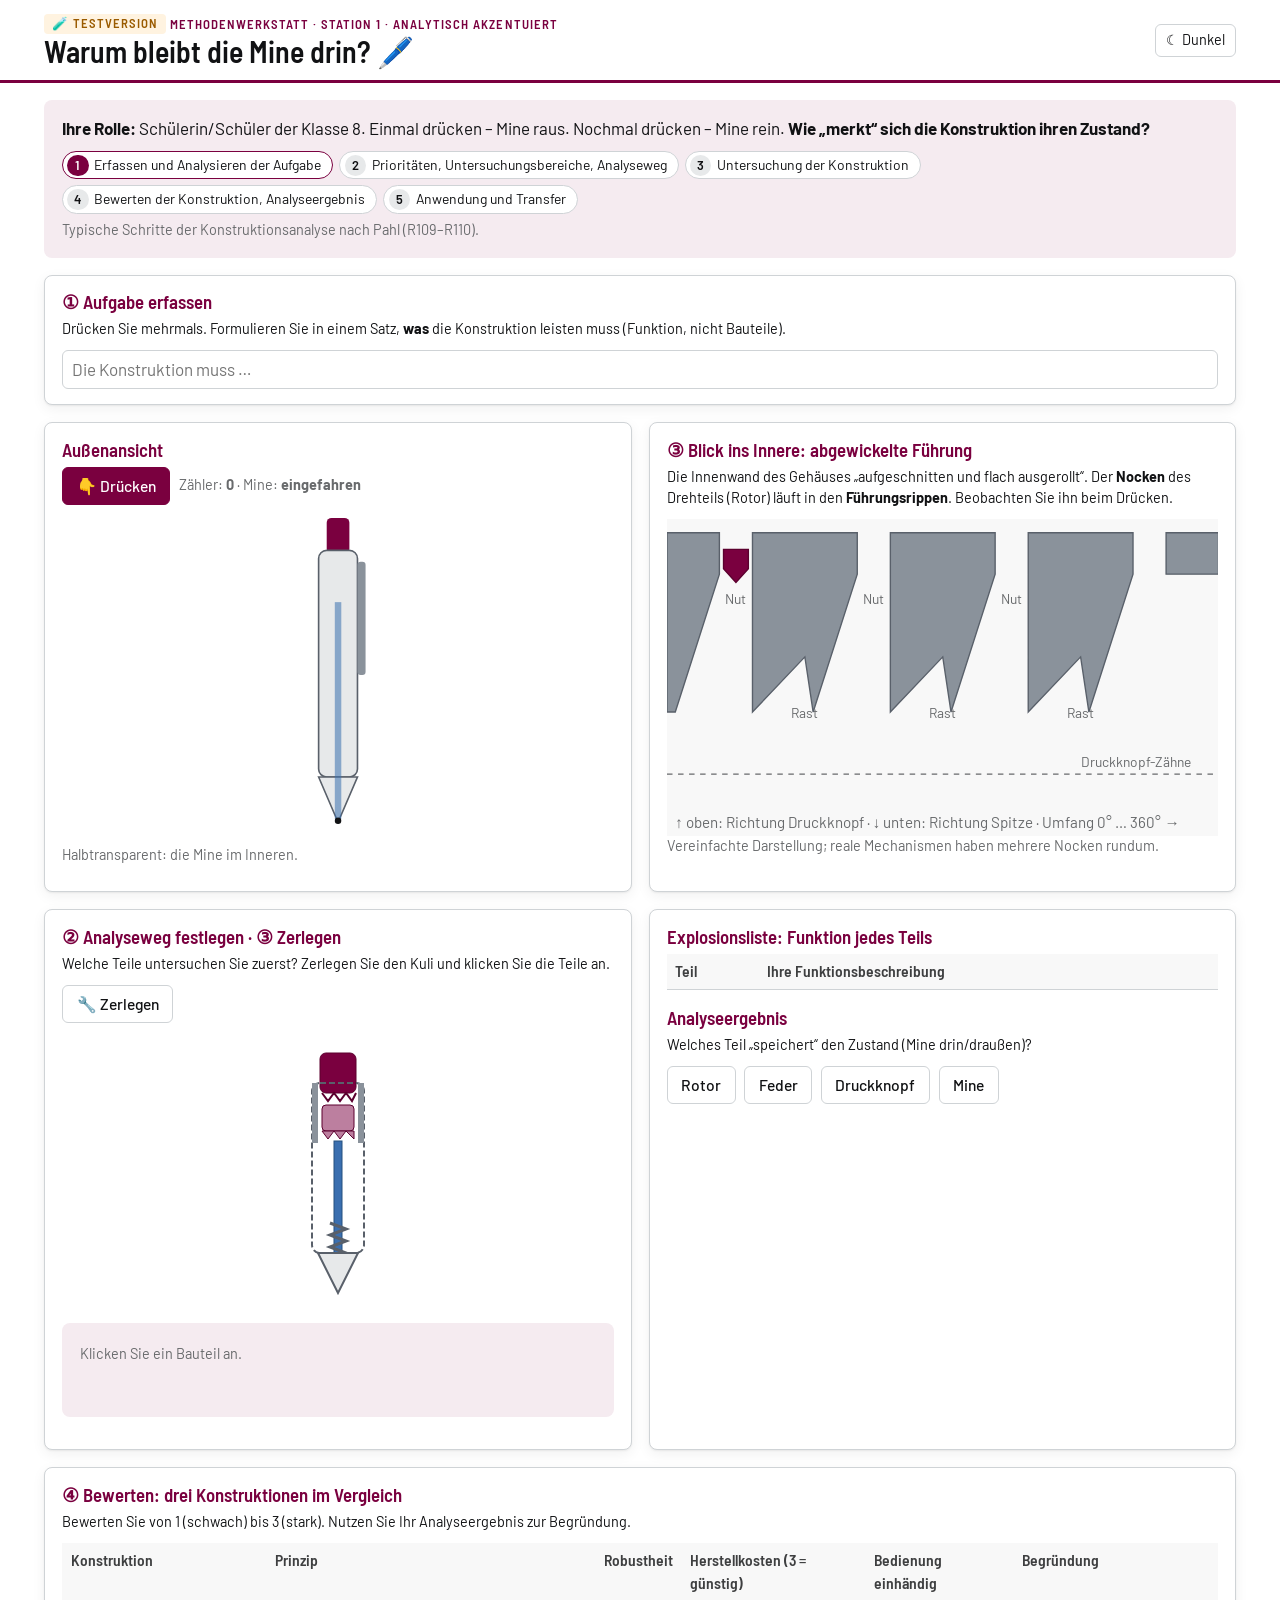
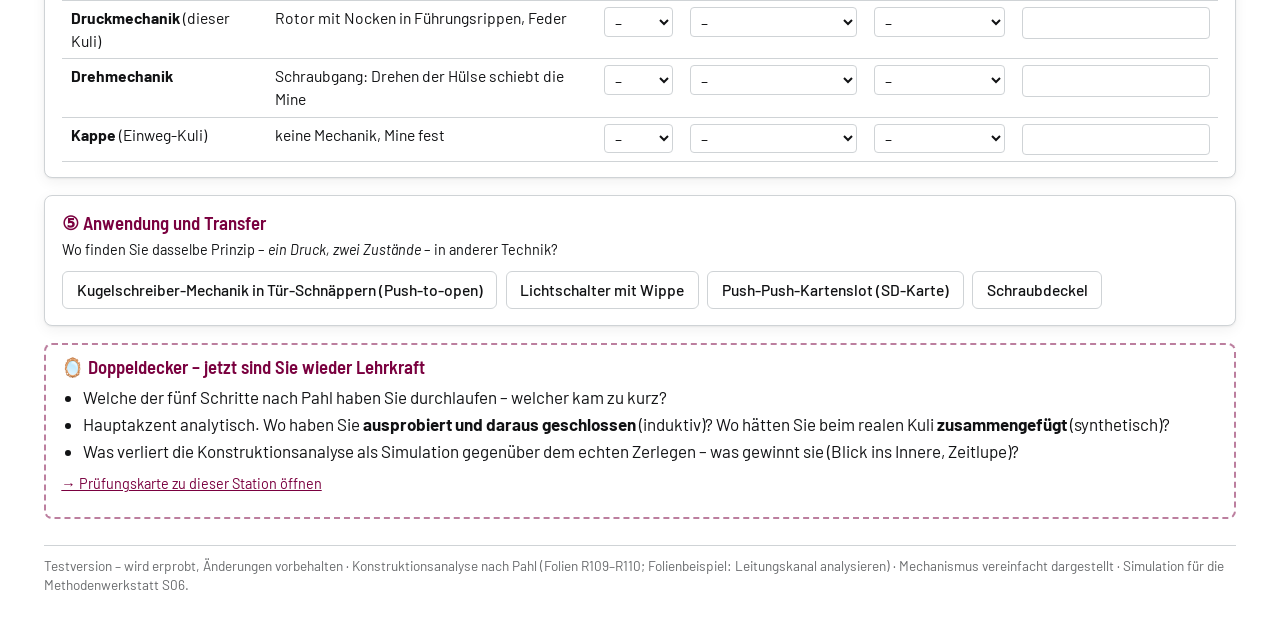
<file: Methodenszenarien_Grossformen/B_Methodenwerkstatt/station1_kugelschreiber.html>
<!doctype html>
<html lang="de">
<head>
<meta charset="utf-8">
<meta name="viewport" content="width=device-width, initial-scale=1">
<title>Konstruktionsanalyse Kugelschreiber</title>
<meta name="description" content="Station 1 der Methodenwerkstatt: Konstruktionsanalyse eines Druckkugelschreibers als Simulation – drücken, zerlegen, Mechanismus nachvollziehen, Konstruktionen vergleichen.">
<meta name="author" content="Hannes Tegelbeckers">
<link rel="icon" href="../../assets/ovgu_logo.svg" type="image/svg+xml">
<link href="https://fonts.googleapis.com/css2?family=Barlow:ital,wght@0,400;0,500;0,600;1,400&family=Barlow+Semi+Condensed:wght@500;600;700&display=swap" rel="stylesheet">
<link rel="stylesheet" href="../shared/sim.css">
<style>
#mov, #tooth, #mine, #spr { transition: transform .45s ease; }
.part { cursor: pointer; }
.part:hover { filter: brightness(.92); }
.part.sel rect, .part.sel path, .part.sel polygon { stroke: var(--main) !important; stroke-width: 3 !important; }
.partinfo { min-height: 5.5rem; }
.explode #p-btn { transform: translate(0, -46px); }
.explode #p-rot { transform: translate(0, -18px); }
.explode #p-spr { transform: translate(0, 24px); }
.explode #p-mine { transform: translate(0, 56px); }
.explode #p-tip { transform: translate(0, 90px); }
#exp g { transition: transform .5s ease; }
</style>
</head>
<body>
<header class="top"><div class="wrap">
  <div><div class="kicker"><span class="tag warn">🧪 Testversion</span> Methodenwerkstatt · Station 1 · analytisch akzentuiert</div><h1>Warum bleibt die Mine drin? 🖊️</h1></div>
  <button class="themebtn" id="theme">☾ Dunkel</button>
</div></header>

<main class="wrap">
  <div class="card tint">
    <p><b>Ihre Rolle:</b> Schülerin/Schüler der Klasse 8. Einmal drücken – Mine raus. Nochmal drücken – Mine rein. <b>Wie „merkt“ sich die Konstruktion ihren Zustand?</b></p>
    <ol class="pahl" id="pahl">
      <li>Erfassen und Analysieren der Aufgabe</li><li>Prioritäten, Untersuchungsbereiche, Analyseweg</li><li>Untersuchung der Konstruktion</li><li>Bewerten der Konstruktion, Analyseergebnis</li><li>Anwendung und Transfer</li>
    </ol>
    <p class="small muted" style="margin:.4rem 0 0">Typische Schritte der Konstruktionsanalyse nach Pahl (R109–R110).</p>
  </div>

  <div class="card">
    <h3>① Aufgabe erfassen</h3>
    <p class="small">Drücken Sie mehrmals. Formulieren Sie in einem Satz, <b>was</b> die Konstruktion leisten muss (Funktion, nicht Bauteile).</p>
    <input type="text" id="func" placeholder="Die Konstruktion muss …">
  </div>

  <div class="grid2">
    <div class="card">
      <h3>Außenansicht</h3>
      <div class="row"><button class="btn primary" id="press">👇 Drücken</button><span class="small muted">Zähler: <b id="cnt">0</b> · Mine: <b id="state">eingefahren</b></span></div>
      <svg viewBox="0 0 220 420" style="max-height:340px;margin:0 auto" aria-label="Kugelschreiber, Seitenansicht">
        <g id="mov">
          <rect x="96" y="16" width="28" height="44" rx="6" fill="var(--main)"/>
        </g>
        <rect x="86" y="56" width="48" height="280" rx="10" fill="var(--line-2)" stroke="var(--metal-2)" stroke-width="2"/>
        <path d="M86 336 L110 392 L134 336 Z" fill="var(--line-2)" stroke="var(--metal-2)" stroke-width="2"/>
        <rect x="134" y="70" width="10" height="140" rx="4" fill="var(--metal)"/>
        <g id="mine"><rect x="106" y="120" width="8" height="268" fill="#3a6fb0" opacity=".55"/><circle cx="110" cy="390" r="4" fill="var(--ink)"/></g>
      </svg>
      <p class="small muted">Halbtransparent: die Mine im Inneren.</p>
    </div>

    <div class="card">
      <h3>③ Blick ins Innere: abgewickelte Führung</h3>
      <p class="small">Die Innenwand des Gehäuses „aufgeschnitten und flach ausgerollt“. Der <b>Nocken</b> des Drehteils (Rotor) läuft in den <b>Führungsrippen</b>. Beobachten Sie ihn beim Drücken.</p>
      <svg viewBox="0 0 400 230" aria-label="Abgewickelte Führungsbahn mit Rippen und Nocken">
        <rect x="0" y="0" width="400" height="230" fill="var(--bg-2)"/>
                <text x="6" y="224" style="font-size:11px;fill:var(--ink-3)">↑ oben: Richtung Druckknopf · ↓ unten: Richtung Spitze · Umfang 0° … 360° →</text>
        <!-- Rippen: abwechselnd tiefe Nut (eingefahren) und flache Rast (ausgefahren) -->
        <g id="ribs" fill="var(--metal)" stroke="var(--metal-2)"></g>
        <g id="riblabels" style="font-size:10px"></g>
        <g id="tooth"><polygon points="-9,0 9,0 9,14 0,24 -9,14" fill="var(--main)" stroke="var(--main-dark)"/></g>
        <line x1="0" y1="185" x2="400" y2="185" stroke="var(--ink-3)" stroke-dasharray="4 4"/>
        <text x="300" y="180" style="font-size:10px;fill:var(--ink-3)">Druckknopf-Zähne</text>
      </svg>
      <p class="small muted">Vereinfachte Darstellung; reale Mechanismen haben mehrere Nocken rundum.</p>
    </div>
  </div>

  <div class="grid2">
    <div class="card">
      <h3>② Analyseweg festlegen · ③ Zerlegen</h3>
      <p class="small">Welche Teile untersuchen Sie zuerst? Zerlegen Sie den Kuli und klicken Sie die Teile an.</p>
      <div class="row"><button class="btn" id="explode">🔧 Zerlegen</button></div>
      <svg viewBox="0 0 260 300" id="exp" style="max-height:300px;margin:0 auto" aria-label="Explosionsdarstellung">
        <g id="p-btn" class="part" data-p="btn"><rect x="112" y="30" width="36" height="40" rx="6" fill="var(--main)" stroke="var(--main-dark)"/><path d="M114 70 l6 8 l6 -8 l6 8 l6 -8 l6 8 l4 -8" fill="none" stroke="var(--main-dark)" stroke-width="2"/></g>
        <g id="p-rot" class="part" data-p="rot"><rect x="114" y="82" width="32" height="26" rx="4" fill="var(--second)" stroke="var(--main-dark)"/><polygon points="114,108 120,116 126,108 132,116 138,108 146,116 146,108" fill="var(--second)" stroke="var(--main-dark)"/></g>
        <g id="p-hous" class="part" data-p="hous"><rect x="104" y="60" width="52" height="170" rx="8" fill="none" stroke="var(--metal-2)" stroke-width="2" stroke-dasharray="6 3"/><rect x="104" y="60" width="6" height="60" fill="var(--metal)"/><rect x="150" y="60" width="6" height="60" fill="var(--metal)"/></g>
        <g id="p-mine" class="part" data-p="mine"><rect x="126" y="118" width="8" height="120" fill="#3a6fb0" stroke="#24507f"/></g>
        <g id="p-spr" class="part" data-p="spr"><path d="M122 200 l16 6 l-16 6 l16 6 l-16 6 l16 6 l-16 6" fill="none" stroke="var(--metal-2)" stroke-width="3"/><rect x="118" y="196" width="24" height="44" fill="transparent"/></g>
        <g id="p-tip" class="part" data-p="tip"><path d="M110 230 L130 270 L150 230 Z" fill="var(--line-2)" stroke="var(--metal-2)" stroke-width="2"/></g>
      </svg>
      <div class="card tint partinfo" id="pinfo"><span class="muted small">Klicken Sie ein Bauteil an.</span></div>
    </div>

    <div class="card">
      <h3>Explosionsliste: Funktion jedes Teils</h3>
      <div class="tablewrap"><table class="t" id="ptab"><thead><tr><th>Teil</th><th>Ihre Funktionsbeschreibung</th></tr></thead><tbody></tbody></table></div>
      <h3 style="margin-top:1rem">Analyseergebnis</h3>
      <p class="small">Welches Teil „speichert“ den Zustand (Mine drin/draußen)?</p>
      <div class="row" id="mem"></div>
      <div id="memmsg"></div>
    </div>
  </div>

  <div class="card">
    <h3>④ Bewerten: drei Konstruktionen im Vergleich</h3>
    <p class="small">Bewerten Sie von 1 (schwach) bis 3 (stark). Nutzen Sie Ihr Analyseergebnis zur Begründung.</p>
    <div class="tablewrap"><table class="t" id="cmp">
      <thead><tr><th>Konstruktion</th><th>Prinzip</th><th>Robustheit</th><th>Herstellkosten (3 = günstig)</th><th>Bedienung einhändig</th><th>Begründung</th></tr></thead>
      <tbody>
        <tr><td><b>Druckmechanik</b> (dieser Kuli)</td><td>Rotor mit Nocken in Führungsrippen, Feder</td><td><select><option>–</option><option>1</option><option>2</option><option>3</option></select></td><td><select><option>–</option><option>1</option><option>2</option><option>3</option></select></td><td><select><option>–</option><option>1</option><option>2</option><option>3</option></select></td><td><input type="text"></td></tr>
        <tr><td><b>Drehmechanik</b></td><td>Schraubgang: Drehen der Hülse schiebt die Mine</td><td><select><option>–</option><option>1</option><option>2</option><option>3</option></select></td><td><select><option>–</option><option>1</option><option>2</option><option>3</option></select></td><td><select><option>–</option><option>1</option><option>2</option><option>3</option></select></td><td><input type="text"></td></tr>
        <tr><td><b>Kappe</b> (Einweg-Kuli)</td><td>keine Mechanik, Mine fest</td><td><select><option>–</option><option>1</option><option>2</option><option>3</option></select></td><td><select><option>–</option><option>1</option><option>2</option><option>3</option></select></td><td><select><option>–</option><option>1</option><option>2</option><option>3</option></select></td><td><input type="text"></td></tr>
      </tbody>
    </table></div>
  </div>

  <div class="card">
    <h3>⑤ Anwendung und Transfer</h3>
    <p class="small">Wo finden Sie dasselbe Prinzip – <i>ein Druck, zwei Zustände</i> – in anderer Technik?</p>
    <div class="row" id="trans"></div>
    <div id="transmsg"></div>
  </div>

  <div class="meta">
    <h3>🪞 Doppeldecker – jetzt sind Sie wieder Lehrkraft</h3>
    <ul>
      <li>Welche der fünf Schritte nach Pahl haben Sie durchlaufen – welcher kam zu kurz?</li>
      <li>Hauptakzent analytisch. Wo haben Sie <b>ausprobiert und daraus geschlossen</b> (induktiv)? Wo hätten Sie beim realen Kuli <b>zusammengefügt</b> (synthetisch)?</li>
      <li>Was verliert die Konstruktionsanalyse als Simulation gegenüber dem echten Zerlegen – was gewinnt sie (Blick ins Innere, Zeitlupe)?</li>
    </ul>
    <p class="small"><a href="../shared/pruefungskarten.html?pool=st1" target="_blank" rel="noopener">→ Prüfungskarte zu dieser Station öffnen</a></p>
  </div>

  <footer class="foot">Testversion – wird erprobt, Änderungen vorbehalten · Konstruktionsanalyse nach Pahl (Folien R109–R110; Folienbeispiel: Leitungskanal analysieren) · Mechanismus vereinfacht dargestellt · Simulation für die Methodenwerkstatt S06.</footer>
</main>

<script src="../shared/sim.js"></script>
<script>
Sim.initTheme(document.getElementById("theme"));
const $ = id => document.getElementById(id);
let n = 0, out = false, busy = false;
// Nocken-Positionen in der abgewickelten Führung: x (Umfang), y (Höhe)
const SLOT_X = [50, 100, 150, 200, 250, 300, 350]; // abwechselnd tiefe Nut (gerade Indizes) und flache Rast
const Y_DEEP = 22, Y_LEDGE = 100, Y_PRESS = 160;
let idx = 0;
// Rippen erzeugen: zwischen zwei tiefen Nuten liegt je eine Rippe mit schrägen Unterkanten und einer Rast in der Mitte
(function ribs() {
  let p = `<path d="M0 10 L38 10 L38 40 L6 140 L0 140 Z"/>`;
  [50, 150, 250].forEach(d => { p += `<path d="M${d + 12} 10 L${d + 88} 10 L${d + 88} 40 L${d + 56} 140 L${d + 50} ${Y_LEDGE} L${d + 12} 140 Z"/>`; });
  p += `<path d="M362 10 L400 10 L400 40 L362 40 Z"/>`;
  $("ribs").innerHTML = p;
  $("riblabels").innerHTML = [50, 150, 250].map(d => `<text x="${d}" y="${Y_DEEP + 40}" text-anchor="middle" style="fill:var(--ink-3)">Nut</text><text x="${d + 50}" y="${Y_LEDGE + 44}" text-anchor="middle" style="fill:var(--ink-3)">Rast</text>`).join("");
})();
function place(x, y) { $("tooth").setAttribute("transform", `translate(${x} ${y})`); }
function setOuter() {
  $("mine").style.transform = out ? "translate(0,22px)" : "none";
  $("state").textContent = out ? "ausgefahren" : "eingefahren";
}
place(SLOT_X[0], Y_DEEP);
let reached = 1; function reach(k) { reached = Math.max(reached, k); Sim.markStep($("pahl"), reached); }
reach(1);

$("press").addEventListener("click", () => {
  if (busy) return; busy = true; n++; $("cnt").textContent = n;
  const x0 = SLOT_X[idx % SLOT_X.length];
  // 1) Druckknopf schiebt Nocken nach unten, schräge Zähne drehen ihn ein Stück weiter
  $("mov").style.transform = "translate(0,14px)";
  $("mine").style.transform = "translate(0,30px)";
  place(x0 + 25, Y_PRESS);
  setTimeout(() => {
    // 2) Loslassen: Feder drückt Nocken hoch an die schräge Rippenunterkante → gleitet in nächste Position
    idx = (idx + 1) % (SLOT_X.length - 1);
    const xn = SLOT_X[idx];
    out = idx % 2 === 1;
    place(xn, out ? Y_LEDGE : Y_DEEP);
    $("mov").style.transform = "none";
    setOuter(); busy = false;
    if (n >= 4) reach(3);
  }, 600);
});

const PARTS = {
  btn: { n: "Druckknopf mit Sägezähnen", d: "Überträgt den Druck des Daumens. Seine schrägen Zähne verdrehen den Rotor beim Drücken um einen Teilschritt." },
  rot: { n: "Rotor (Drehteil mit Nocken)", d: "Wird verdreht und rastet abwechselnd in einer tiefen Nut oder auf einer flachen Rast ein – er trägt damit die Information „drin“ oder „draußen“." },
  hous: { n: "Gehäuse mit Führungsrippen", d: "Die Rippen haben schräge Unterkanten und abwechselnd unterschiedlich hohe Anschläge. Sie geben dem Rotor die Positionen vor." },
  mine: { n: "Mine", d: "Liegt am Rotor an und folgt seiner Höhe: hohe Position = eingefahren, tiefe = ausgefahren." },
  spr: { n: "Druckfeder", d: "Drückt Mine und Rotor zurück Richtung Druckknopf – liefert die Rückstellkraft für das Einrasten." },
  tip: { n: "Spitze (Gehäuseunterteil)", d: "Führt die Mine und stützt die Feder ab." }
};
const seen = new Set();
document.querySelectorAll(".part").forEach(g => g.addEventListener("click", () => {
  document.querySelectorAll(".part").forEach(x => x.classList.toggle("sel", x === g));
  const p = PARTS[g.dataset.p]; $("pinfo").innerHTML = `<b>${p.n}</b><br><span class="small">Hinweis: ${p.d}</span>`;
  if (!seen.has(g.dataset.p)) { seen.add(g.dataset.p); $("ptab").querySelector("tbody").insertAdjacentHTML("beforeend", `<tr><td>${p.n}</td><td><input type="text" placeholder="in eigenen Worten …"></td></tr>`); }
  reach(2); if (seen.size >= 4) reach(3);
}));
$("explode").addEventListener("click", () => { $("exp").classList.toggle("explode"); $("explode").textContent = $("exp").classList.contains("explode") ? "🔩 Zusammenbauen" : "🔧 Zerlegen"; reach(2); });

[["rot","Rotor"],["spr","Feder"],["btn","Druckknopf"],["mine","Mine"]].forEach(([k, l]) => {
  const b = document.createElement("button"); b.className = "btn"; b.textContent = l;
  b.addEventListener("click", () => {
    const ok = k === "rot";
    $("memmsg").innerHTML = ok ? `<div class="msg good">Ja – genauer: das Zusammenspiel von <b>Rotor</b> und den unterschiedlich hohen <b>Anschlägen im Gehäuse</b>. Die Lage des Rotors ist der „Speicher“.</div>` : `<div class="msg bad">${PARTS[k].n} ist beteiligt, speichert aber nichts. Beobachten Sie den Nocken in der abgewickelten Führung.</div>`;
    if (ok) reach(4);
  });
  $("mem").appendChild(b);
});
[["Kugelschreiber-Mechanik in Tür-Schnäppern (Push-to-open)", true], ["Lichtschalter mit Wippe", false], ["Push-Push-Kartenslot (SD-Karte)", true], ["Schraubdeckel", false]].forEach(([l, ok]) => {
  const b = document.createElement("button"); b.className = "btn"; b.textContent = l;
  b.addEventListener("click", () => { $("transmsg").innerHTML = ok ? `<div class="msg good">Ja – gleiches Prinzip: ein Druck schaltet zwischen zwei gerasteten Zuständen um.</div>` : `<div class="msg warn">Zwei Zustände ja – aber umgeschaltet wird nicht durch wiederholtes Drücken derselben Bewegung.</div>`; if (ok) reach(5); });
  $("trans").appendChild(b);
});
</script>
</body>
</html>
</file>
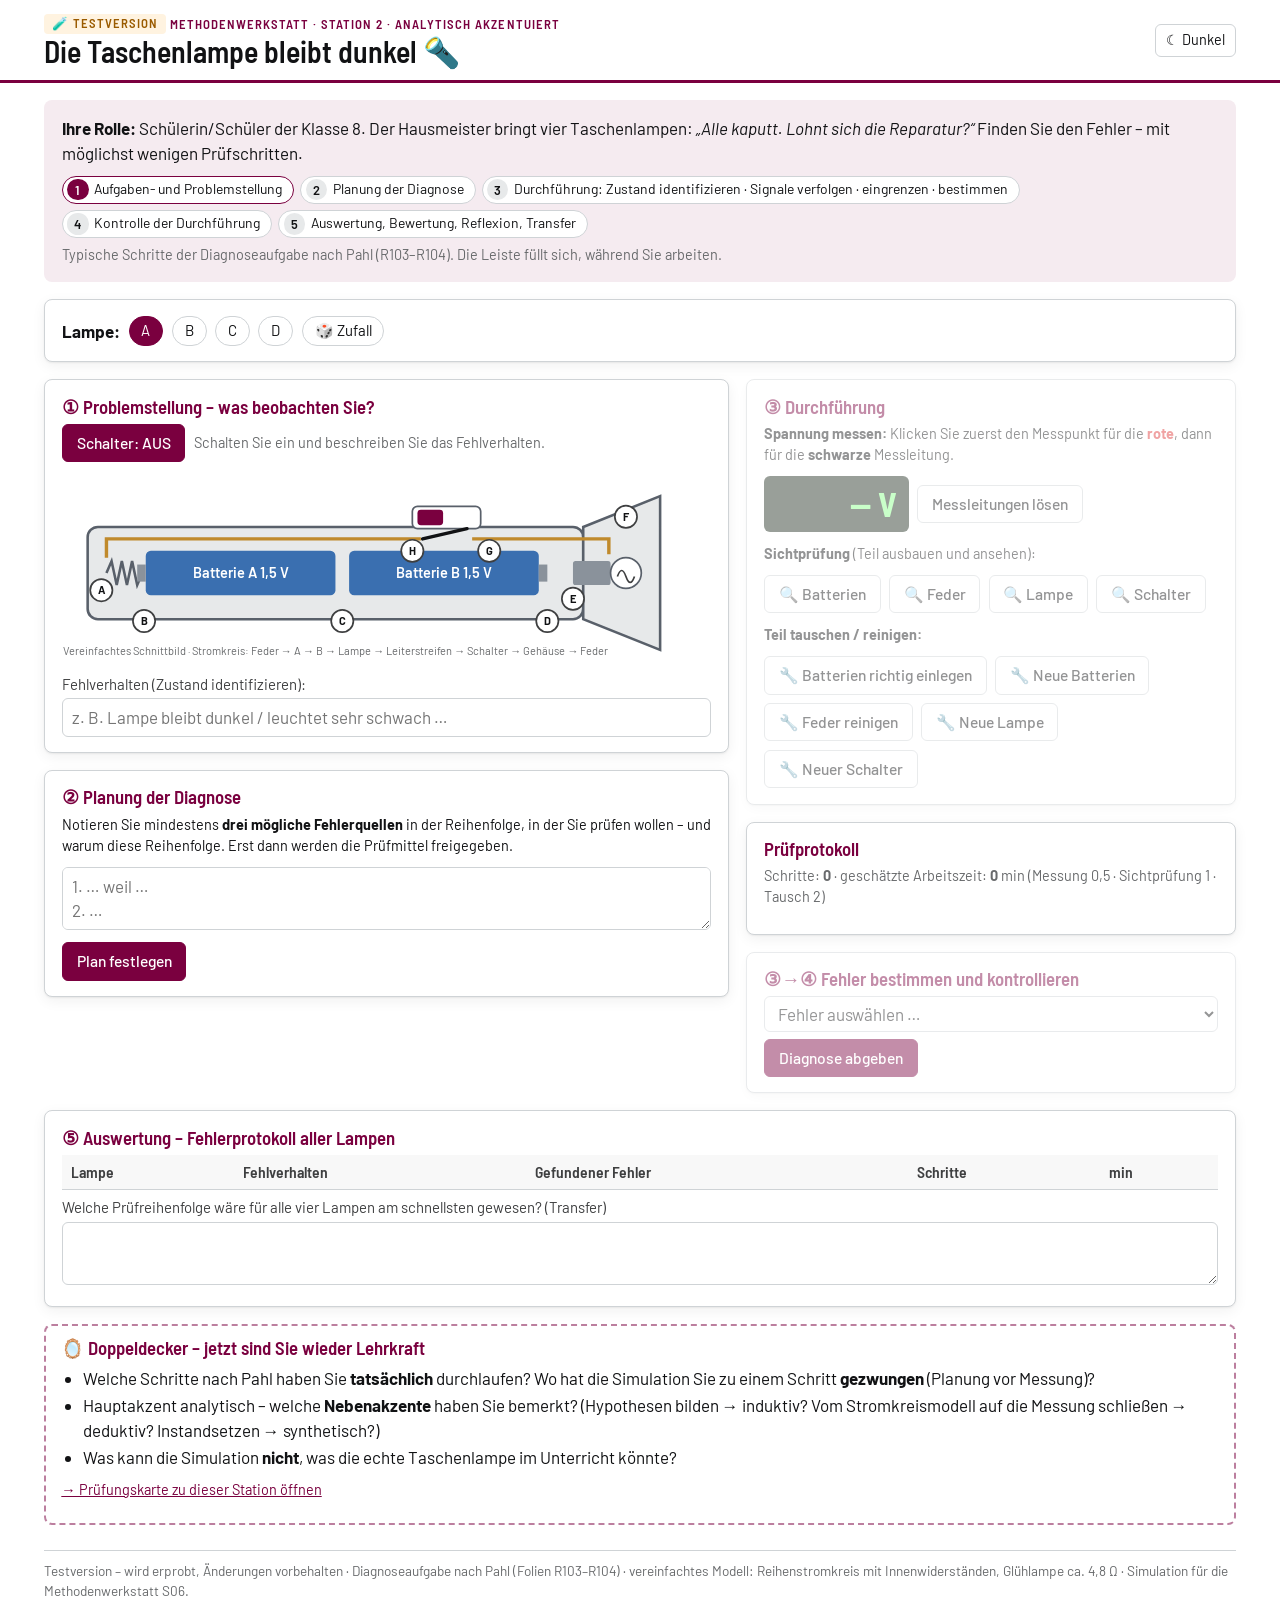
<file: Methodenszenarien_Grossformen/B_Methodenwerkstatt/station2_taschenlampe.html>
<!doctype html>
<html lang="de">
<head>
<meta charset="utf-8">
<meta name="viewport" content="width=device-width, initial-scale=1">
<title>Diagnose Taschenlampe</title>
<meta name="description" content="Station 2 der Methodenwerkstatt: Diagnoseaufgabe als Simulation – Fehlersuche an einer Taschenlampe mit Spannungsmessung, Sichtprüfung und Teiletausch.">
<meta name="author" content="Hannes Tegelbeckers">
<link rel="icon" href="../../assets/ovgu_logo.svg" type="image/svg+xml">
<link href="https://fonts.googleapis.com/css2?family=Barlow:ital,wght@0,400;0,500;0,600;1,400&family=Barlow+Semi+Condensed:wght@500;600;700&display=swap" rel="stylesheet">
<link rel="stylesheet" href="../shared/sim.css">
<style>
.pt circle { fill: var(--card); stroke: var(--ink-2); stroke-width: 2; }
.pt text { font-size: 13px; font-weight: 700; }
.pt.red circle { fill: #d33; stroke: #d33; }
.pt.black circle { fill: var(--ink); stroke: var(--ink); }
.pt.red text, .pt.black text { fill: #fff; }
.meter { font-family: var(--head); font-size: 2rem; font-weight: 700; font-variant-numeric: tabular-nums; background: #1d2b1d; color: #8f8; border-radius: 6px; padding: .2rem .7rem; display: inline-block; min-width: 8.5rem; text-align: right; }
#log { max-height: 15rem; overflow-y: auto; }
.locked { opacity: .45; pointer-events: none; }
</style>
</head>
<body>
<header class="top"><div class="wrap">
  <div><div class="kicker"><span class="tag warn">🧪 Testversion</span> Methodenwerkstatt · Station 2 · analytisch akzentuiert</div><h1>Die Taschenlampe bleibt dunkel 🔦</h1></div>
  <button class="themebtn" id="theme">☾ Dunkel</button>
</div></header>

<main class="wrap">
  <div class="card tint">
    <p><b>Ihre Rolle:</b> Schülerin/Schüler der Klasse 8. Der Hausmeister bringt vier Taschenlampen: <i>„Alle kaputt. Lohnt sich die Reparatur?“</i> Finden Sie den Fehler – mit möglichst wenigen Prüfschritten.</p>
    <ol class="pahl" id="pahl">
      <li>Aufgaben- und Problemstellung</li><li>Planung der Diagnose</li><li>Durchführung: Zustand identifizieren · Signale verfolgen · eingrenzen · bestimmen</li><li>Kontrolle der Durchführung</li><li>Auswertung, Bewertung, Reflexion, Transfer</li>
    </ol>
    <p class="small muted" style="margin:.4rem 0 0">Typische Schritte der Diagnoseaufgabe nach Pahl (R103–R104). Die Leiste füllt sich, während Sie arbeiten.</p>
  </div>

  <div class="card">
    <div class="row">
      <b>Lampe:</b>
      <button class="chip on" data-lamp="A">A</button><button class="chip" data-lamp="B">B</button><button class="chip" data-lamp="C">C</button><button class="chip" data-lamp="D">D</button><button class="chip" data-lamp="X">🎲 Zufall</button>
      <span class="muted small" id="lampstate"></span>
    </div>
  </div>

  <div class="split">
    <div>
      <div class="card">
        <h3>① Problemstellung – was beobachten Sie?</h3>
        <div class="row"><button class="btn primary" id="sw">Schalter: AUS</button><span class="small muted">Schalten Sie ein und beschreiben Sie das Fehlverhalten.</span></div>
        <svg viewBox="0 0 760 240" id="svg" role="img" aria-label="Schnittbild der Taschenlampe mit Messpunkten A bis H">
          <defs><radialGradient id="glow"><stop offset="0" stop-color="#fff6a0"/><stop offset=".5" stop-color="#ffd84a" stop-opacity=".8"/><stop offset="1" stop-color="#ffd84a" stop-opacity="0"/></radialGradient></defs>
          <!-- Gehäuse -->
          <rect x="30" y="76" width="580" height="108" rx="12" fill="var(--line-2)" stroke="var(--metal-2)" stroke-width="3"/>
          <path d="M610 76 L700 40 L700 220 L610 184 Z" fill="var(--line-2)" stroke="var(--metal-2)" stroke-width="3"/>
          <circle id="glowc" cx="690" cy="130" r="80" fill="url(#glow)" opacity="0"/>
          <!-- Leiterstreifen oben: Lampenfassung → Schalter → Gehäuse -->
          <path d="M640 108 L640 90 L480 90" fill="none" stroke="#c08a2c" stroke-width="4"/>
          <path d="M420 90 L52 90 L52 112" fill="none" stroke="#c08a2c" stroke-width="4"/>
          <!-- Schalter -->
          <rect x="410" y="52" width="80" height="26" rx="6" fill="var(--card)" stroke="var(--metal-2)" stroke-width="2"/>
          <rect id="knob" x="416" y="56" width="30" height="18" rx="4" fill="var(--main)"/>
          <line id="swbar" x1="422" y1="90" x2="474" y2="78" stroke="var(--ink)" stroke-width="4" stroke-linecap="round"/>
          <!-- Feder -->
          <path id="spring" d="M52 130 l6 -14 l6 28 l6 -28 l6 28 l6 -28 l6 28 l6 -14" fill="none" stroke="var(--metal-2)" stroke-width="3"/>
          <!-- Batterien -->
          <g id="batA"><rect x="98" y="104" width="222" height="52" rx="6" fill="#3a6fb0"/><text x="209" y="136" text-anchor="middle" style="fill:#fff;font-weight:600">Batterie A 1,5 V</text></g>
          <rect id="nubA" x="320" y="120" width="10" height="20" fill="var(--metal)"/>
          <g id="batB"><rect x="336" y="104" width="222" height="52" rx="6" fill="#3a6fb0"/><text x="447" y="136" text-anchor="middle" style="fill:#fff;font-weight:600">Batterie B 1,5 V</text></g>
          <rect id="nubB" x="558" y="120" width="10" height="20" fill="var(--metal)"/>
          <!-- Lampe -->
          <rect x="598" y="116" width="44" height="28" rx="3" fill="var(--metal)"/>
          <circle cx="660" cy="130" r="18" fill="var(--card)" stroke="var(--metal-2)" stroke-width="2"/>
          <path id="filament" d="M650 134 q5 -14 10 0 q5 14 10 0" fill="none" stroke="var(--ink-2)" stroke-width="2"/>
          <text x="320" y="226" text-anchor="middle" class="small" style="font-size:13px;fill:var(--ink-3)">Vereinfachtes Schnittbild · Stromkreis: Feder → A → B → Lampe → Leiterstreifen → Schalter → Gehäuse → Feder</text>
          <g id="pts"></g>
        </svg>
        <label class="f" for="obs">Fehlverhalten (Zustand identifizieren):</label>
        <input type="text" id="obs" placeholder="z. B. Lampe bleibt dunkel / leuchtet sehr schwach …">
      </div>

      <div class="card" id="plancard">
        <h3>② Planung der Diagnose</h3>
        <p class="small">Notieren Sie mindestens <b>drei mögliche Fehlerquellen</b> in der Reihenfolge, in der Sie prüfen wollen – und warum diese Reihenfolge. Erst dann werden die Prüfmittel freigegeben.</p>
        <textarea id="plan" placeholder="1. … weil …&#10;2. …&#10;3. …"></textarea>
        <div class="row" style="margin-top:.4rem"><button class="btn primary" id="planok">Plan festlegen</button><span class="small muted" id="planmsg"></span></div>
      </div>
    </div>

    <div>
      <div class="card locked" id="tools">
        <h3>③ Durchführung</h3>
        <p class="small"><b>Spannung messen:</b> Klicken Sie zuerst den Messpunkt für die <span style="color:#d33;font-weight:700">rote</span>, dann für die <b>schwarze</b> Messleitung.</p>
        <div class="row"><span class="meter" id="meter">— V</span><button class="btn" id="clearprobe">Messleitungen lösen</button></div>
        <p class="small" style="margin-top:.7rem"><b>Sichtprüfung</b> (Teil ausbauen und ansehen):</p>
        <div class="row" id="inspect"></div>
        <p class="small" style="margin-top:.7rem"><b>Teil tauschen / reinigen:</b></p>
        <div class="row" id="swap"></div>
        <div class="msg info" id="toolmsg" style="display:none"></div>
      </div>

      <div class="card">
        <h3>Prüfprotokoll</h3>
        <p class="small muted">Schritte: <b id="nsteps">0</b> · geschätzte Arbeitszeit: <b id="tmin">0</b> min (Messung 0,5 · Sichtprüfung 1 · Tausch 2)</p>
        <div id="log" class="small"></div>
      </div>

      <div class="card locked" id="diagcard">
        <h3>③→④ Fehler bestimmen und kontrollieren</h3>
        <select id="diag"><option value="">Fehler auswählen …</option></select>
        <div class="row" style="margin-top:.4rem"><button class="btn primary" id="diagok">Diagnose abgeben</button></div>
        <div id="diagmsg"></div>
      </div>
    </div>
  </div>

  <div class="card">
    <h3>⑤ Auswertung – Fehlerprotokoll aller Lampen</h3>
    <div class="tablewrap"><table class="t" id="sum"><thead><tr><th>Lampe</th><th>Fehlverhalten</th><th>Gefundener Fehler</th><th>Schritte</th><th>min</th></tr></thead><tbody></tbody></table></div>
    <label class="f" for="best">Welche Prüfreihenfolge wäre für alle vier Lampen am schnellsten gewesen? (Transfer)</label>
    <textarea id="best"></textarea>
  </div>

  <div class="meta">
    <h3>🪞 Doppeldecker – jetzt sind Sie wieder Lehrkraft</h3>
    <ul>
      <li>Welche Schritte nach Pahl haben Sie <b>tatsächlich</b> durchlaufen? Wo hat die Simulation Sie zu einem Schritt <b>gezwungen</b> (Planung vor Messung)?</li>
      <li>Hauptakzent analytisch – welche <b>Nebenakzente</b> haben Sie bemerkt? (Hypothesen bilden → induktiv? Vom Stromkreismodell auf die Messung schließen → deduktiv? Instandsetzen → synthetisch?)</li>
      <li>Was kann die Simulation <b>nicht</b>, was die echte Taschenlampe im Unterricht könnte?</li>
    </ul>
    <p class="small"><a href="../shared/pruefungskarten.html?pool=st2" target="_blank" rel="noopener">→ Prüfungskarte zu dieser Station öffnen</a></p>
  </div>

  <footer class="foot">Testversion – wird erprobt, Änderungen vorbehalten · Diagnoseaufgabe nach Pahl (Folien R103–R104) · vereinfachtes Modell: Reihenstromkreis mit Innenwiderständen, Glühlampe ca. 4,8 Ω · Simulation für die Methodenwerkstatt S06.</footer>
</main>

<script src="../shared/sim.js"></script>
<script>
Sim.initTheme(document.getElementById("theme"));
const $ = id => document.getElementById(id);

/* ---------- Modell ---------- */
const PTS = { A:[46,150], B:[96,186], C:[328,186], D:[568,186], E:[598,160], F:[660,64], G:[500,104], H:[410,104] };
// Messpunkte liegen unter/über den Bauteilen, damit sie klickbar sind; Lage im Kreis s. ORDER
const ORDER = ["A","B","C","D","E","F","G","H"]; // Element i liegt zwischen ORDER[i] und ORDER[i+1] (H→A schließt)
const FAULTS = {
  verpolt: { name: "Batterie A verpolt eingelegt", obs: "dunkel" },
  leer:    { name: "Batterie A entladen", obs: "sehr schwach" },
  feder:   { name: "Kontaktfeder korrodiert/isoliert", obs: "dunkel" },
  lampe:   { name: "Glühlampe defekt (Wendel durchgebrannt)", obs: "dunkel" },
  schalter:{ name: "Schalter defekt (schließt nicht)", obs: "dunkel" }
};
const LAMPS = { A:"verpolt", B:"leer", C:"feder", D:"lampe" };
let lamp = "A", fault = LAMPS.A, fixed = false, swOn = false, red = null, black = null, steps = 0, mins = 0, planned = false;
const results = {};

function elements() {
  const f = fixed ? null : fault;
  return [
    { n:"Feder",       emf:0, R:.05, open: f === "feder" },
    { n:"Batterie A",  emf: f === "verpolt" ? -1.5 : f === "leer" ? .9 : 1.5, R: f === "leer" ? 3 : .3 },
    { n:"Batterie B",  emf:1.5, R:.3 },
    { n:"Kontakt",     emf:0, R:.05 },
    { n:"Lampe",       emf:0, R:4.8, open: f === "lampe" },
    { n:"Leiter",      emf:0, R:.05 },
    { n:"Schalter",    emf:0, R:.02, open: !swOn || f === "schalter" },
    { n:"Gehäuse",     emf:0, R:.05 }
  ];
}
function solve() {
  const el = elements(), emf = el.reduce((s, e) => s + e.emf, 0);
  const anyOpen = el.some(e => e.open), opens = el.filter(e => e.open).length;
  const R = el.reduce((s, e) => s + e.R, 0);
  const I = anyOpen ? 0 : emf / R;
  const V = { A: 0 }; let v = 0;
  el.forEach((e, i) => {
    let jump = e.emf - I * e.R;
    if (e.open) jump = -(emf) / opens; // offene Stelle(n) übernehmen die Quellenspannung
    v += jump; if (i < 7) V[ORDER[i + 1]] = v;
  });
  return { I, V, P: I * I * 4.8 };
}
// Vorzeichen: Potenzial steigt durch die Quelle; Messung = V(rot) − V(schwarz)

/* ---------- Zeichnen ---------- */
function drawPts() {
  $("pts").innerHTML = ORDER.map(k => `<g class="pt svg-click ${k === red ? "red" : k === black ? "black" : ""}" data-p="${k}" tabindex="0" role="button" aria-label="Messpunkt ${k}"><circle cx="${PTS[k][0]}" cy="${PTS[k][1]}" r="13"/><text x="${PTS[k][0]}" y="${PTS[k][1] + 5}" text-anchor="middle">${k}</text></g>`).join("");
  $("pts").querySelectorAll(".pt").forEach(g => {
    const h = () => probe(g.dataset.p);
    g.addEventListener("click", h); g.addEventListener("keydown", e => { if (e.key === "Enter" || e.key === " ") { e.preventDefault(); h(); } });
  });
  // Hilfslinien Messpunkt → Bauteil
}
function draw() {
  const s = solve(), rel = Math.min(1, s.P / 1.45);
  $("glowc").setAttribute("opacity", rel.toFixed(2));
  $("sw").textContent = "Schalter: " + (swOn ? "EIN" : "AUS");
  $("knob").setAttribute("x", swOn ? 454 : 416);
  $("swbar").setAttribute("y2", swOn ? 90 : 78);
  const inv = fault === "verpolt" && !fixed;
  $("nubA").setAttribute("x", inv ? 88 : 320);
  $("filament").setAttribute("d", fault === "lampe" && !fixed ? "M650 134 q4 -12 7 -6 M663 128 q3 6 7 6" : "M650 134 q5 -14 10 0 q5 14 10 0");
  $("spring").setAttribute("stroke", fault === "feder" && !fixed ? "#7a5b2a" : "var(--metal-2)");
  $("lampstate").textContent = fixed ? "✔ instand gesetzt" : "";
  drawPts();
}

/* ---------- Pahl-Leiste ---------- */
let reached = 1;
function reach(n) { reached = Math.max(reached, n); Sim.markStep($("pahl"), reached); }

/* ---------- Werkzeuge ---------- */
function log(txt, cost) { steps++; mins += cost; $("nsteps").textContent = steps; $("tmin").textContent = mins.toString().replace(".", ","); $("log").insertAdjacentHTML("afterbegin", `<div>${steps}. ${txt}</div>`); reach(3); }
function probe(p) {
  if (!planned) { toolmsg("Erst planen: Notieren Sie Ihre Fehlerquellen (②).", "warn"); return; }
  if (!red) red = p; else if (!black && p !== red) black = p;
  if (red && black) {
    const s = solve(), u = s.V[red] - s.V[black];
    const txt = (Math.abs(u) < .005 ? "0,00" : u.toFixed(2).replace(".", ",")) + " V";
    $("meter").textContent = txt;
    log(`Spannung ${red}(rot) → ${black}(schwarz), Schalter ${swOn ? "EIN" : "AUS"}: <b>${txt}</b>`, .5);
  }
  draw();
}
$("clearprobe").addEventListener("click", () => { red = black = null; $("meter").textContent = "— V"; draw(); });
function toolmsg(t, k = "info") { const m = $("toolmsg"); m.className = "msg " + k; m.textContent = t; m.style.display = "block"; }

const INSPECT = {
  "Batterien": () => fault === "verpolt" && !fixed ? "Batterie A liegt mit dem Pluspol zur Feder – verpolt." : fault === "leer" && !fixed ? "Beide Batterien äußerlich unauffällig. Aufdruck A: „Mindesthaltbarkeit 2019“." : "Beide Batterien richtig herum, äußerlich unauffällig.",
  "Feder": () => fault === "feder" && !fixed ? "Kontaktfeder braun verfärbt, Kontaktfläche matt belegt." : "Feder blank, federt gut.",
  "Lampe": () => fault === "lampe" && !fixed ? "Glühwendel sichtbar unterbrochen." : "Glühwendel durchgehend, Glaskolben klar.",
  "Schalter": () => fault === "schalter" && !fixed ? "Schalter rastet, aber Kontaktzunge wirkt verbogen." : "Schalter rastet sauber, Kontaktzunge gerade."
};
Object.keys(INSPECT).forEach(k => { const b = document.createElement("button"); b.className = "btn"; b.textContent = "🔍 " + k; b.addEventListener("click", () => { const r = INSPECT[k](); toolmsg(r); log(`Sichtprüfung ${k}: ${r}`, 1); }); $("inspect").appendChild(b); });

const SWAP = { "Batterien richtig einlegen": "verpolt", "Neue Batterien": ["leer","verpolt"], "Feder reinigen": "feder", "Neue Lampe": "lampe", "Neuer Schalter": "schalter" };
Object.entries(SWAP).forEach(([k, fx]) => { const b = document.createElement("button"); b.className = "btn"; b.textContent = "🔧 " + k; b.addEventListener("click", () => {
  const hit = [].concat(fx).includes(fault) && !fixed;
  if (hit) fixed = true;
  log(`${k} → ${hit ? "Fehler behoben?" : "keine Änderung erwartet?"} – prüfen Sie mit dem Schalter.`, 2);
  toolmsg(`${k} erledigt. Kontrollieren Sie jetzt: Leuchtet die Lampe?`); draw();
}); $("swap").appendChild(b); });

$("sw").addEventListener("click", () => { swOn = !swOn; if (fixed && swOn) reach(4); draw(); });
$("planok").addEventListener("click", () => {
  const lines = $("plan").value.split(/\n/).filter(l => l.trim().length > 2);
  if (lines.length < 3) { $("planmsg").textContent = "Bitte mindestens drei Fehlerquellen notieren."; return; }
  planned = true; reach(2); $("tools").classList.remove("locked"); $("diagcard").classList.remove("locked"); $("planmsg").textContent = "✔ Plan festgelegt – Prüfmittel freigegeben.";
});

Object.entries(FAULTS).forEach(([k, v]) => { const o = document.createElement("option"); o.value = k; o.textContent = v.name; $("diag").appendChild(o); });
$("diagok").addEventListener("click", () => {
  const d = $("diag").value; if (!d) return;
  const ok = d === fault;
  $("diagmsg").innerHTML = ok
    ? `<div class="msg good">Richtig: ${FAULTS[fault].name}. ${fixed ? "Kontrolle: Lampe instand gesetzt." : "Setzen Sie jetzt instand und kontrollieren Sie mit dem Schalter (Schritt ④)."}</div>`
    : `<div class="msg bad">Noch nicht. Welche Messung würde Ihre Vermutung widerlegen?</div>`;
  if (ok) {
    results[lamp] = { obs: $("obs").value || FAULTS[fault].obs, f: FAULTS[fault].name, steps, mins };
    renderSum(); reach(fixed ? 5 : 4);
  }
});
function renderSum() {
  $("sum").querySelector("tbody").innerHTML = ["A","B","C","D","X"].filter(k => results[k]).map(k => `<tr><td>${k === "X" ? "Zufall" : k}</td><td>${results[k].obs}</td><td>${results[k].f}</td><td>${results[k].steps}</td><td>${String(results[k].mins).replace(".", ",")}</td></tr>`).join("");
}

function loadLamp(k) {
  lamp = k; fault = k === "X" ? Object.keys(FAULTS)[Math.floor(Math.random() * 5)] : LAMPS[k];
  fixed = false; swOn = false; red = black = null; steps = 0; mins = 0;
  $("nsteps").textContent = 0; $("tmin").textContent = 0; $("log").innerHTML = ""; $("meter").textContent = "— V"; $("obs").value = ""; $("diag").value = ""; $("diagmsg").innerHTML = ""; $("toolmsg").style.display = "none";
  document.querySelectorAll("[data-lamp]").forEach(b => b.classList.toggle("on", b.dataset.lamp === k));
  draw();
}
document.querySelectorAll("[data-lamp]").forEach(b => b.addEventListener("click", () => loadLamp(b.dataset.lamp)));
loadLamp("A"); Sim.markStep($("pahl"), 1);
</script>
</body>
</html>
</file>
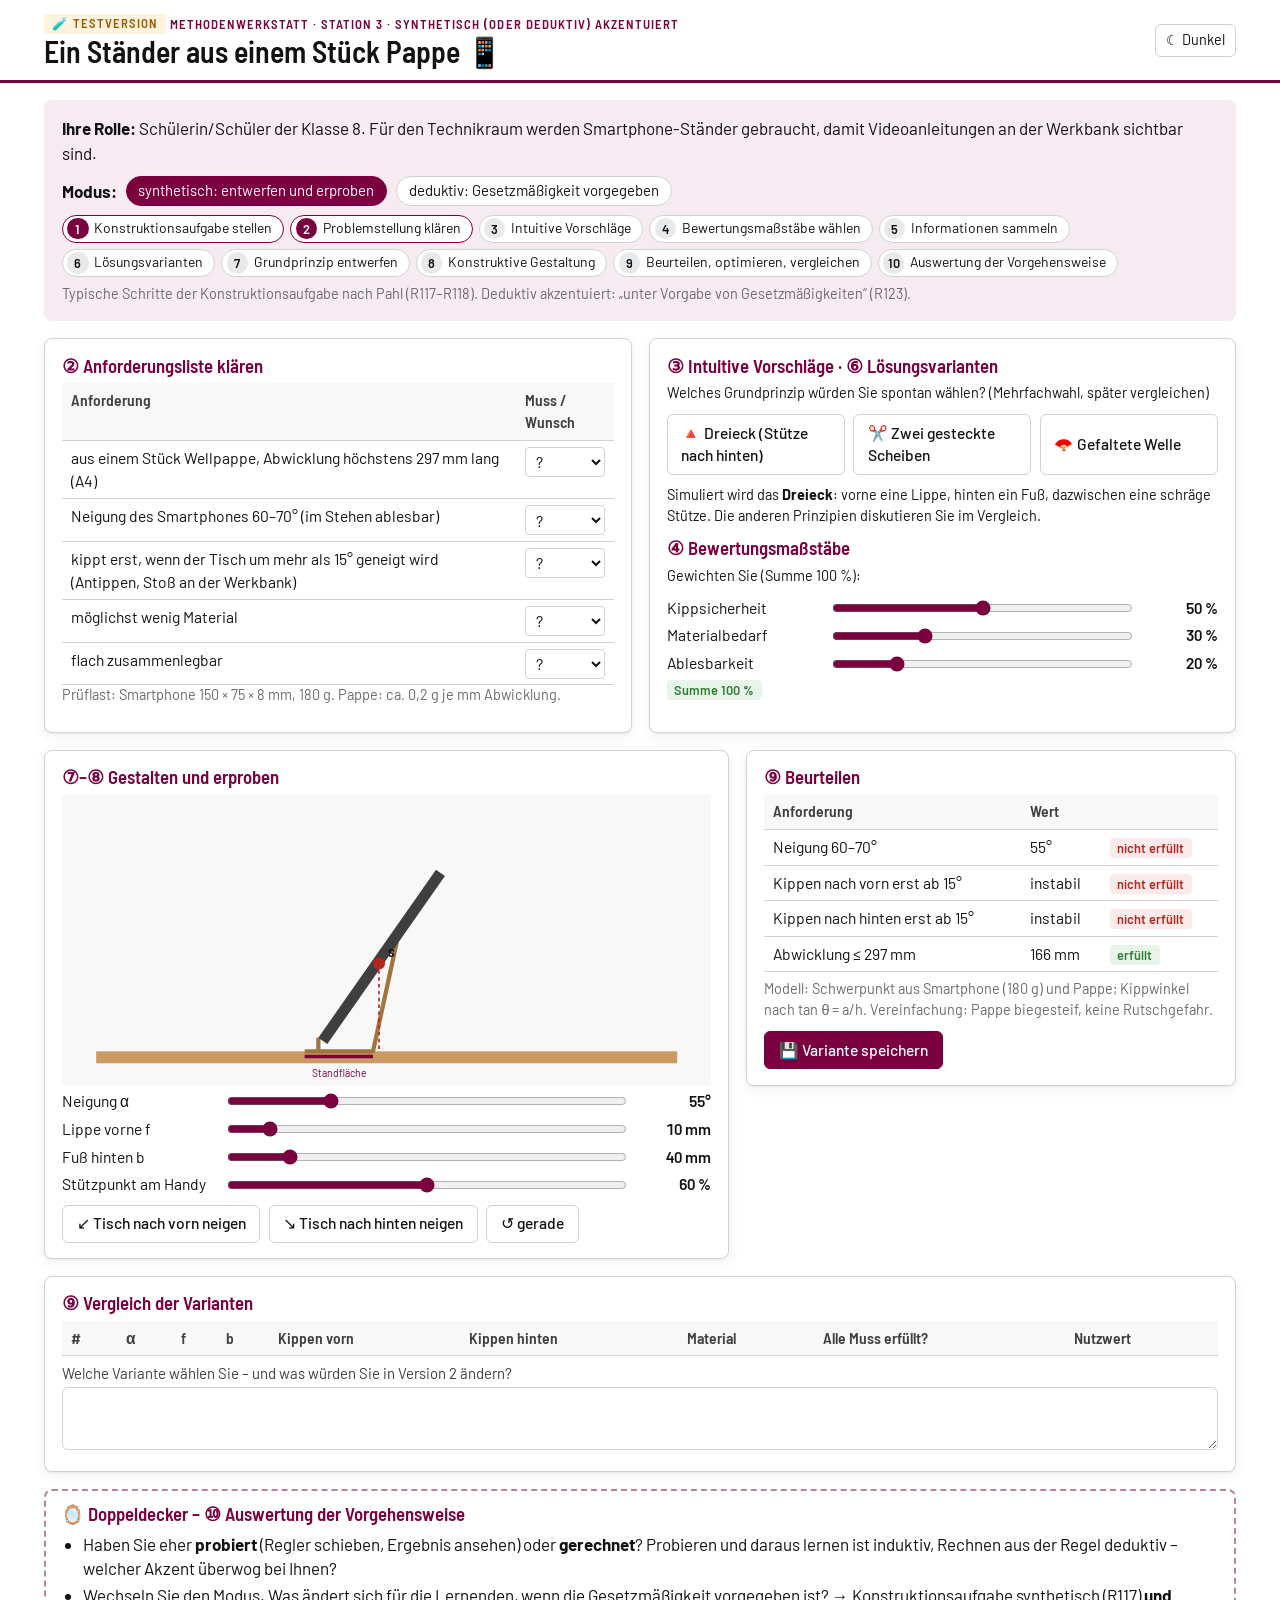
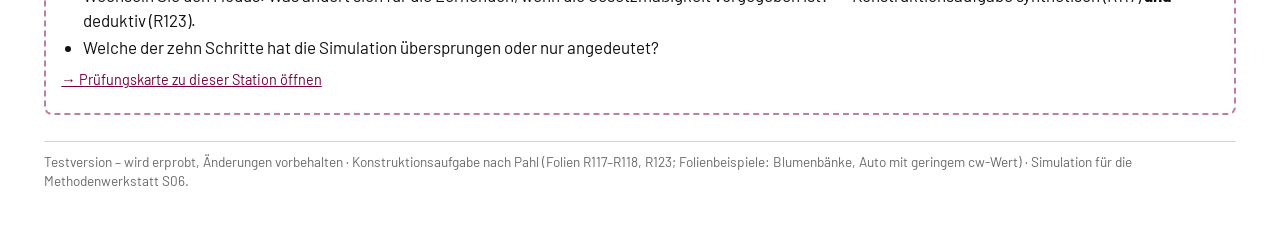
<file: Methodenszenarien_Grossformen/B_Methodenwerkstatt/station3_smartphone_staender.html>
<!doctype html>
<html lang="de">
<head>
<meta charset="utf-8">
<meta name="viewport" content="width=device-width, initial-scale=1">
<title>Konstruktion Smartphone-Ständer</title>
<meta name="description" content="Station 3 der Methodenwerkstatt: Konstruktionsaufgabe als Simulation – einen Smartphone-Ständer aus einem Stück Pappe entwerfen, auf Kippsicherheit prüfen und Varianten bewerten; wahlweise synthetisch oder deduktiv akzentuiert.">
<meta name="author" content="Hannes Tegelbeckers">
<link rel="icon" href="../../assets/ovgu_logo.svg" type="image/svg+xml">
<link href="https://fonts.googleapis.com/css2?family=Barlow:ital,wght@0,400;0,500;0,600;1,400&family=Barlow+Semi+Condensed:wght@500;600;700&display=swap" rel="stylesheet">
<link rel="stylesheet" href="../shared/sim.css">
<style>
#scene { transition: transform .6s ease; transform-origin: 380px 300px; }
.req td:last-child { white-space: nowrap; }
.formula { font-family: ui-monospace, Menlo, Consolas, monospace; background: var(--bg-2); border: 1px solid var(--line); border-radius: 6px; padding: .5rem .7rem; margin: .4rem 0; }
.ideas { display: grid; grid-template-columns: repeat(3, minmax(0, 1fr)); gap: .5rem; }
.ideas button { text-align: left; }
@media (max-width: 640px) { .ideas { grid-template-columns: 1fr; } }
</style>
</head>
<body>
<header class="top"><div class="wrap">
  <div><div class="kicker"><span class="tag warn">🧪 Testversion</span> Methodenwerkstatt · Station 3 · synthetisch (oder deduktiv) akzentuiert</div><h1>Ein Ständer aus einem Stück Pappe 📱</h1></div>
  <button class="themebtn" id="theme">☾ Dunkel</button>
</div></header>

<main class="wrap">
  <div class="card tint">
    <p><b>Ihre Rolle:</b> Schülerin/Schüler der Klasse 8. Für den Technikraum werden Smartphone-Ständer gebraucht, damit Videoanleitungen an der Werkbank sichtbar sind.</p>
    <div class="row" style="margin:.3rem 0 .5rem">
      <b>Modus:</b>
      <button class="chip on" data-mode="syn">synthetisch: entwerfen und erproben</button>
      <button class="chip" data-mode="ded">deduktiv: Gesetzmäßigkeit vorgegeben</button>
    </div>
    <ol class="pahl" id="pahl">
      <li>Konstruktionsaufgabe stellen</li><li>Problemstellung klären</li><li>Intuitive Vorschläge</li><li>Bewertungsmaßstäbe wählen</li><li>Informationen sammeln</li><li>Lösungsvarianten</li><li>Grundprinzip entwerfen</li><li>Konstruktive Gestaltung</li><li>Beurteilen, optimieren, vergleichen</li><li>Auswertung der Vorgehensweise</li>
    </ol>
    <p class="small muted" style="margin:.4rem 0 0">Typische Schritte der Konstruktionsaufgabe nach Pahl (R117–R118). Deduktiv akzentuiert: „unter Vorgabe von Gesetzmäßigkeiten“ (R123).</p>
  </div>

  <div class="grid2">
    <div class="card">
      <h3>② Anforderungsliste klären</h3>
      <table class="t req">
        <thead><tr><th>Anforderung</th><th>Muss / Wunsch</th></tr></thead>
        <tbody>
          <tr><td>aus einem Stück Wellpappe, Abwicklung höchstens 297 mm lang (A4)</td><td><select class="mw"><option>?</option><option>Muss</option><option>Wunsch</option></select></td></tr>
          <tr><td>Neigung des Smartphones 60–70° (im Stehen ablesbar)</td><td><select class="mw"><option>?</option><option>Muss</option><option>Wunsch</option></select></td></tr>
          <tr><td>kippt erst, wenn der Tisch um mehr als 15° geneigt wird (Antippen, Stoß an der Werkbank)</td><td><select class="mw"><option>?</option><option>Muss</option><option>Wunsch</option></select></td></tr>
          <tr><td>möglichst wenig Material</td><td><select class="mw"><option>?</option><option>Muss</option><option>Wunsch</option></select></td></tr>
          <tr><td>flach zusammenlegbar</td><td><select class="mw"><option>?</option><option>Muss</option><option>Wunsch</option></select></td></tr>
        </tbody>
      </table>
      <p class="small muted">Prüflast: Smartphone 150 × 75 × 8 mm, 180 g. Pappe: ca. 0,2 g je mm Abwicklung.</p>
    </div>

    <div class="card">
      <h3>③ Intuitive Vorschläge · ⑥ Lösungsvarianten</h3>
      <p class="small">Welches Grundprinzip würden Sie spontan wählen? (Mehrfachwahl, später vergleichen)</p>
      <div class="ideas" id="ideas">
        <button class="btn" data-i="dreieck">🔺 Dreieck (Stütze nach hinten)</button>
        <button class="btn" data-i="stecken">✂️ Zwei gesteckte Scheiben</button>
        <button class="btn" data-i="falt">🪭 Gefaltete Welle</button>
      </div>
      <p class="small" style="margin-top:.6rem">Simuliert wird das <b>Dreieck</b>: vorne eine Lippe, hinten ein Fuß, dazwischen eine schräge Stütze. Die anderen Prinzipien diskutieren Sie im Vergleich.</p>
      <h3 style="margin-top:.6rem">④ Bewertungsmaßstäbe</h3>
      <p class="small">Gewichten Sie (Summe 100 %):</p>
      <div class="slider"><label for="wK">Kippsicherheit</label><input type="range" id="wK" min="0" max="100" value="50"><output id="owK">50 %</output></div>
      <div class="slider"><label for="wM">Materialbedarf</label><input type="range" id="wM" min="0" max="100" value="30"><output id="owM">30 %</output></div>
      <div class="slider"><label for="wN">Ablesbarkeit</label><input type="range" id="wN" min="0" max="100" value="20"><output id="owN">20 %</output></div>
      <p class="small" id="wsum"></p>
    </div>
  </div>

  <div class="card" id="dedbox" style="display:none">
    <h3>⑤ Vorgegebene Gesetzmäßigkeit (deduktiv)</h3>
    <p>Ein Körper kippt nicht, solange das Lot durch seinen <b>Schwerpunkt S</b> innerhalb der <b>Standfläche</b> bleibt. Wird die Unterlage um den Winkel θ geneigt, kippt er über die Kante, sobald</p>
    <div class="formula">tan θ  >  a / h &nbsp;&nbsp;&nbsp; a = waagerechter Abstand von S zur Kippkante · h = Höhe von S über der Unterlage</div>
    <p class="small"><b>Auftrag:</b> Berechnen Sie <i>vor</i> dem Erproben: Wie groß muss a mindestens sein, damit der Ständer bei h = 55 mm erst ab 15° kippt? Tragen Sie Ihr Ergebnis ein und konstruieren Sie danach gezielt.</p>
    <div class="row"><input type="number" id="amin" placeholder="a in mm" style="width:9rem"><button class="btn" id="aok">Prüfen</button><span id="amsg" class="small"></span></div>
  </div>

  <div class="split">
    <div class="card">
      <h3>⑦–⑧ Gestalten und erproben</h3>
      <svg viewBox="0 0 760 340" aria-label="Seitenansicht des Ständers mit Smartphone">
        <rect x="0" y="0" width="760" height="340" fill="var(--bg-2)"/>
        <g id="scene">
          <rect x="40" y="300" width="680" height="14" fill="var(--wood)"/>
          <g id="stand"></g>
          <g id="phone"></g>
          <g id="cog"></g>
        </g>
        <text x="16" y="24" id="tiltlbl" style="font-size:14px;font-weight:600"></text>
      </svg>
      <div class="slider"><label for="alpha">Neigung α</label><input type="range" id="alpha" min="45" max="85" value="55"><output id="oalpha"></output></div>
      <div class="slider"><label for="lip">Lippe vorne f</label><input type="range" id="lip" min="5" max="60" value="10"><output id="olip"></output></div>
      <div class="slider"><label for="foot">Fuß hinten b</label><input type="range" id="foot" min="20" max="160" value="40"><output id="ofoot"></output></div>
      <div class="slider"><label for="sup">Stützpunkt am Handy</label><input type="range" id="sup" min="30" max="90" value="60"><output id="osup"></output></div>
      <div class="row" style="margin-top:.5rem">
        <button class="btn" id="tiltF">↙ Tisch nach vorn neigen</button>
        <button class="btn" id="tiltB">↘ Tisch nach hinten neigen</button>
        <button class="btn" id="tilt0">↺ gerade</button>
      </div>
    </div>

    <div class="card">
      <h3>⑨ Beurteilen</h3>
      <table class="t" id="checks"></table>
      <p class="small muted" style="margin-top:.4rem">Modell: Schwerpunkt aus Smartphone (180 g) und Pappe; Kippwinkel nach tan θ = a/h. Vereinfachung: Pappe biegesteif, keine Rutschgefahr.</p>
      <div class="row"><button class="btn primary" id="save">💾 Variante speichern</button></div>
    </div>
  </div>

  <div class="card">
    <h3>⑨ Vergleich der Varianten</h3>
    <div class="tablewrap"><table class="t" id="vars"><thead><tr><th>#</th><th>α</th><th>f</th><th>b</th><th>Kippen vorn</th><th>Kippen hinten</th><th>Material</th><th>Alle Muss erfüllt?</th><th>Nutzwert</th></tr></thead><tbody></tbody></table></div>
    <label class="f" for="choice">Welche Variante wählen Sie – und was würden Sie in Version 2 ändern?</label>
    <textarea id="choice"></textarea>
  </div>

  <div class="meta">
    <h3>🪞 Doppeldecker – ⑩ Auswertung der Vorgehensweise</h3>
    <ul>
      <li>Haben Sie eher <b>probiert</b> (Regler schieben, Ergebnis ansehen) oder <b>gerechnet</b>? Probieren und daraus lernen ist induktiv, Rechnen aus der Regel deduktiv – welcher Akzent überwog bei Ihnen?</li>
      <li>Wechseln Sie den Modus. Was ändert sich für die Lernenden, wenn die Gesetzmäßigkeit vorgegeben ist? → Konstruktionsaufgabe synthetisch (R117) <b>und</b> deduktiv (R123).</li>
      <li>Welche der zehn Schritte hat die Simulation übersprungen oder nur angedeutet?</li>
    </ul>
    <p class="small"><a href="../shared/pruefungskarten.html?pool=st3" target="_blank" rel="noopener">→ Prüfungskarte zu dieser Station öffnen</a></p>
  </div>

  <footer class="foot">Testversion – wird erprobt, Änderungen vorbehalten · Konstruktionsaufgabe nach Pahl (Folien R117–R118, R123; Folienbeispiele: Blumenbänke, Auto mit geringem cw-Wert) · Simulation für die Methodenwerkstatt S06.</footer>
</main>

<script src="../shared/sim.js"></script>
<script>
Sim.initTheme(document.getElementById("theme"));
const $ = id => document.getElementById(id);
const de = x => x.toFixed(1).replace(".", ",");
const S = 1.6, X0 = 300, Y0 = 300; // Maßstab px/mm, Ursprung = Vorderkante des Fußpunkts des Handys
const PH = 150, PT = 8, MP = 180, LIPH = 10, GPMM = .2;
let tilt = 0, mode = "syn", reached = 2;
function reach(k) { reached = Math.max(reached, k); Sim.markStep($("pahl"), reached); }
reach(1);

function model() {
  const a = +$("alpha").value * Math.PI / 180, f = +$("lip").value, b = +$("foot").value, sp = +$("sup").value / 100;
  // Handy: Unterkante bei x=0, y=LIPH; lehnt nach hinten (x positiv)
  const top = [PH * Math.cos(a), LIPH + PH * Math.sin(a)];
  const cP = [PH / 2 * Math.cos(a) + PT / 2 * Math.sin(a), LIPH + PH / 2 * Math.sin(a)];
  // Stütze: vom hinteren Fußende (b,0) zum Stützpunkt am Handyrücken
  const s = [sp * PH * Math.cos(a) + PT * Math.sin(a), LIPH + sp * PH * Math.sin(a)];
  const strut = Math.hypot(b - s[0], s[1]);
  // Abwicklung: Lippe hoch (10) + Lippe vorn f + Boden bis Fuß b + Stütze + Lasche 20
  const mat = LIPH + f + b + strut + 20;
  const mS = mat * GPMM;
  // Schwerpunkt Pappe (grob): Mittel der Segmente gewichtet nach Länge
  const segs = [[-f / 2, 0, f], [b / 2, 0, b], [(b + s[0]) / 2, s[1] / 2, strut], [0, LIPH / 2, LIPH]];
  const L = segs.reduce((q, g) => q + g[2], 0);
  const cS = [segs.reduce((q, g) => q + g[0] * g[2], 0) / L, segs.reduce((q, g) => q + g[1] * g[2], 0) / L];
  const M = MP + mS, cx = (cP[0] * MP + cS[0] * mS) / M, cy = (cP[1] * MP + cS[1] * mS) / M;
  // Standfläche: von −f (vorn) bis max(b, ...) (hinten)
  const front = -f, back = Math.max(b, 0);
  const aF = cx - front, aB = back - cx;
  const thF = aF > 0 ? Math.atan(aF / cy) * 180 / Math.PI : 0;
  const thB = aB > 0 ? Math.atan(aB / cy) * 180 / Math.PI : 0;
  return { a, f, b, top, s, strut, mat, cx, cy, thF, thB, aF, aB, stable: aF > 0 && aB > 0 };
}
const P = (x, y) => `${X0 + x * S},${Y0 - y * S}`;
function draw() {
  const m = model();
  $("oalpha").textContent = $("alpha").value + "°"; $("olip").textContent = $("lip").value + " mm"; $("ofoot").textContent = $("foot").value + " mm"; $("osup").textContent = $("sup").value + " %";
  $("stand").innerHTML = `<polyline points="${P(0, LIPH)} ${P(0, 0)} ${P(-m.f, 0)}" fill="none" stroke="#a0763f" stroke-width="5"/>
    <polyline points="${P(0, 0)} ${P(m.b, 0)} ${P(m.s[0], m.s[1])}" fill="none" stroke="#a0763f" stroke-width="5" stroke-linejoin="round"/>`;
  const a = m.a, n = [Math.sin(a), -Math.cos(a)];
  const p0 = [0, LIPH], p1 = m.top, p2 = [m.top[0] + PT * n[0] * -1, m.top[1] - PT * n[1] * -1];
  $("phone").innerHTML = `<polygon points="${P(p0[0], p0[1])} ${P(p1[0], p1[1])} ${P(p1[0] + PT * Math.sin(a), p1[1] - PT * Math.cos(a))} ${P(PT * Math.sin(a), LIPH - PT * Math.cos(a))}" fill="var(--ink-2)"/>`;
  const tc = m.stable && (tilt === 0 || (tilt > 0 ? m.thB > tilt : m.thF > -tilt));
  $("cog").innerHTML = `<circle cx="${X0 + m.cx * S}" cy="${Y0 - m.cy * S}" r="7" fill="${tc ? "var(--good)" : "var(--bad)"}"/><text x="${X0 + m.cx * S + 10}" y="${Y0 - m.cy * S - 8}" style="font-size:13px;font-weight:700">S</text>
    <line x1="${X0 + m.cx * S}" y1="${Y0 - m.cy * S}" x2="${X0 + m.cx * S}" y2="${Y0}" stroke="${tc ? "var(--good)" : "var(--bad)"}" stroke-dasharray="4 4" stroke-width="2"/>
    <line x1="${X0 - m.f * S}" y1="${Y0 + 6}" x2="${X0 + m.b * S}" y2="${Y0 + 6}" stroke="var(--main)" stroke-width="4"/>
    <text x="${X0 + (m.b - m.f) / 2 * S}" y="${Y0 + 30}" text-anchor="middle" style="font-size:12px;fill:var(--main)">Standfläche</text>`;
  $("scene").style.transform = `rotate(${tilt}deg)`;
  $("tiltlbl").textContent = tilt ? `Tisch ${Math.abs(tilt)}° ${tilt > 0 ? "nach hinten" : "nach vorn"} geneigt → ${tc ? "steht" : "KIPPT"}` : "";
  const ang = +$("alpha").value;
  const rows = [
    ["Neigung 60–70°", `${ang}°`, ang >= 60 && ang <= 70],
    ["Kippen nach vorn erst ab 15°", m.stable ? de(m.thF) + "°" : "instabil", m.stable && m.thF >= 15],
    ["Kippen nach hinten erst ab 15°", m.stable ? de(m.thB) + "°" : "instabil", m.stable && m.thB >= 15],
    ["Abwicklung ≤ 297 mm", Math.round(m.mat) + " mm", m.mat <= 297]
  ];
  $("checks").innerHTML = `<thead><tr><th>Anforderung</th><th>Wert</th><th></th></tr></thead><tbody>` + rows.map(r => `<tr><td>${r[0]}</td><td>${r[1]}</td><td>${r[2] ? '<span class="tag good">erfüllt</span>' : '<span class="tag bad">nicht erfüllt</span>'}</td></tr>`).join("") + `</tbody>`;
  return { m, ok: rows.every(r => r[2]) };
}
["alpha","lip","foot","sup"].forEach(id => $(id).addEventListener("input", () => { draw(); reach(8); }));
$("tiltF").addEventListener("click", () => { tilt = -15; draw(); reach(9); });
$("tiltB").addEventListener("click", () => { tilt = 15; draw(); reach(9); });
$("tilt0").addEventListener("click", () => { tilt = 0; draw(); });

function weights() {
  const k = +$("wK").value, mm = +$("wM").value, nn = +$("wN").value, s = k + mm + nn || 1;
  $("owK").textContent = k + " %"; $("owM").textContent = mm + " %"; $("owN").textContent = nn + " %";
  $("wsum").innerHTML = s === 100 ? '<span class="tag good">Summe 100 %</span>' : `<span class="tag warn">Summe ${s} % – wird anteilig umgerechnet</span>`;
  return [k / s, mm / s, nn / s];
}
["wK","wM","wN"].forEach(id => $(id).addEventListener("input", () => { weights(); reach(4); }));

let nVar = 0;
$("save").addEventListener("click", () => {
  const { m, ok } = draw(), w = weights();
  const sk = m.stable ? Math.min(1, Math.min(m.thF, m.thB) / 30) : 0, sm = Math.max(0, Math.min(1, (330 - m.mat) / 150)), ang = +$("alpha").value, sn = Math.max(0, 1 - Math.abs(ang - 65) / 20);
  const nw = Math.round(100 * (w[0] * sk + w[1] * sm + w[2] * sn));
  nVar++;
  $("vars").querySelector("tbody").insertAdjacentHTML("beforeend", `<tr><td>${nVar}</td><td>${ang}°</td><td>${m.f}</td><td>${m.b}</td><td>${m.stable ? de(m.thF) + "°" : "–"}</td><td>${m.stable ? de(m.thB) + "°" : "–"}</td><td>${Math.round(m.mat)} mm</td><td>${ok ? '<span class="tag good">ja</span>' : '<span class="tag bad">nein</span>'}</td><td><b>${nw}</b></td></tr>`);
  reach(nVar >= 2 ? 9 : 8);
});
document.querySelectorAll("#ideas button").forEach(b => b.addEventListener("click", () => { b.classList.toggle("on"); reach(3); }));
document.querySelectorAll(".mw").forEach(s => s.addEventListener("change", () => reach(2)));
document.querySelectorAll("[data-mode]").forEach(b => b.addEventListener("click", () => {
  mode = b.dataset.mode; document.querySelectorAll("[data-mode]").forEach(x => x.classList.toggle("on", x === b));
  $("dedbox").style.display = mode === "ded" ? "block" : "none";
}));
$("aok").addEventListener("click", () => {
  const v = +$("amin").value, target = 55 * Math.tan(15 * Math.PI / 180);
  $("amsg").innerHTML = Math.abs(v - target) < 1.5 ? `<span class="tag good">richtig: a ≥ 55 mm · tan 15° ≈ ${de(target)} mm</span>` : `<span class="tag warn">noch nicht – a = h · tan θ</span>`;
  reach(5);
});
$("choice").addEventListener("input", () => reach(10));
weights(); draw();
</script>
</body>
</html>
</file>
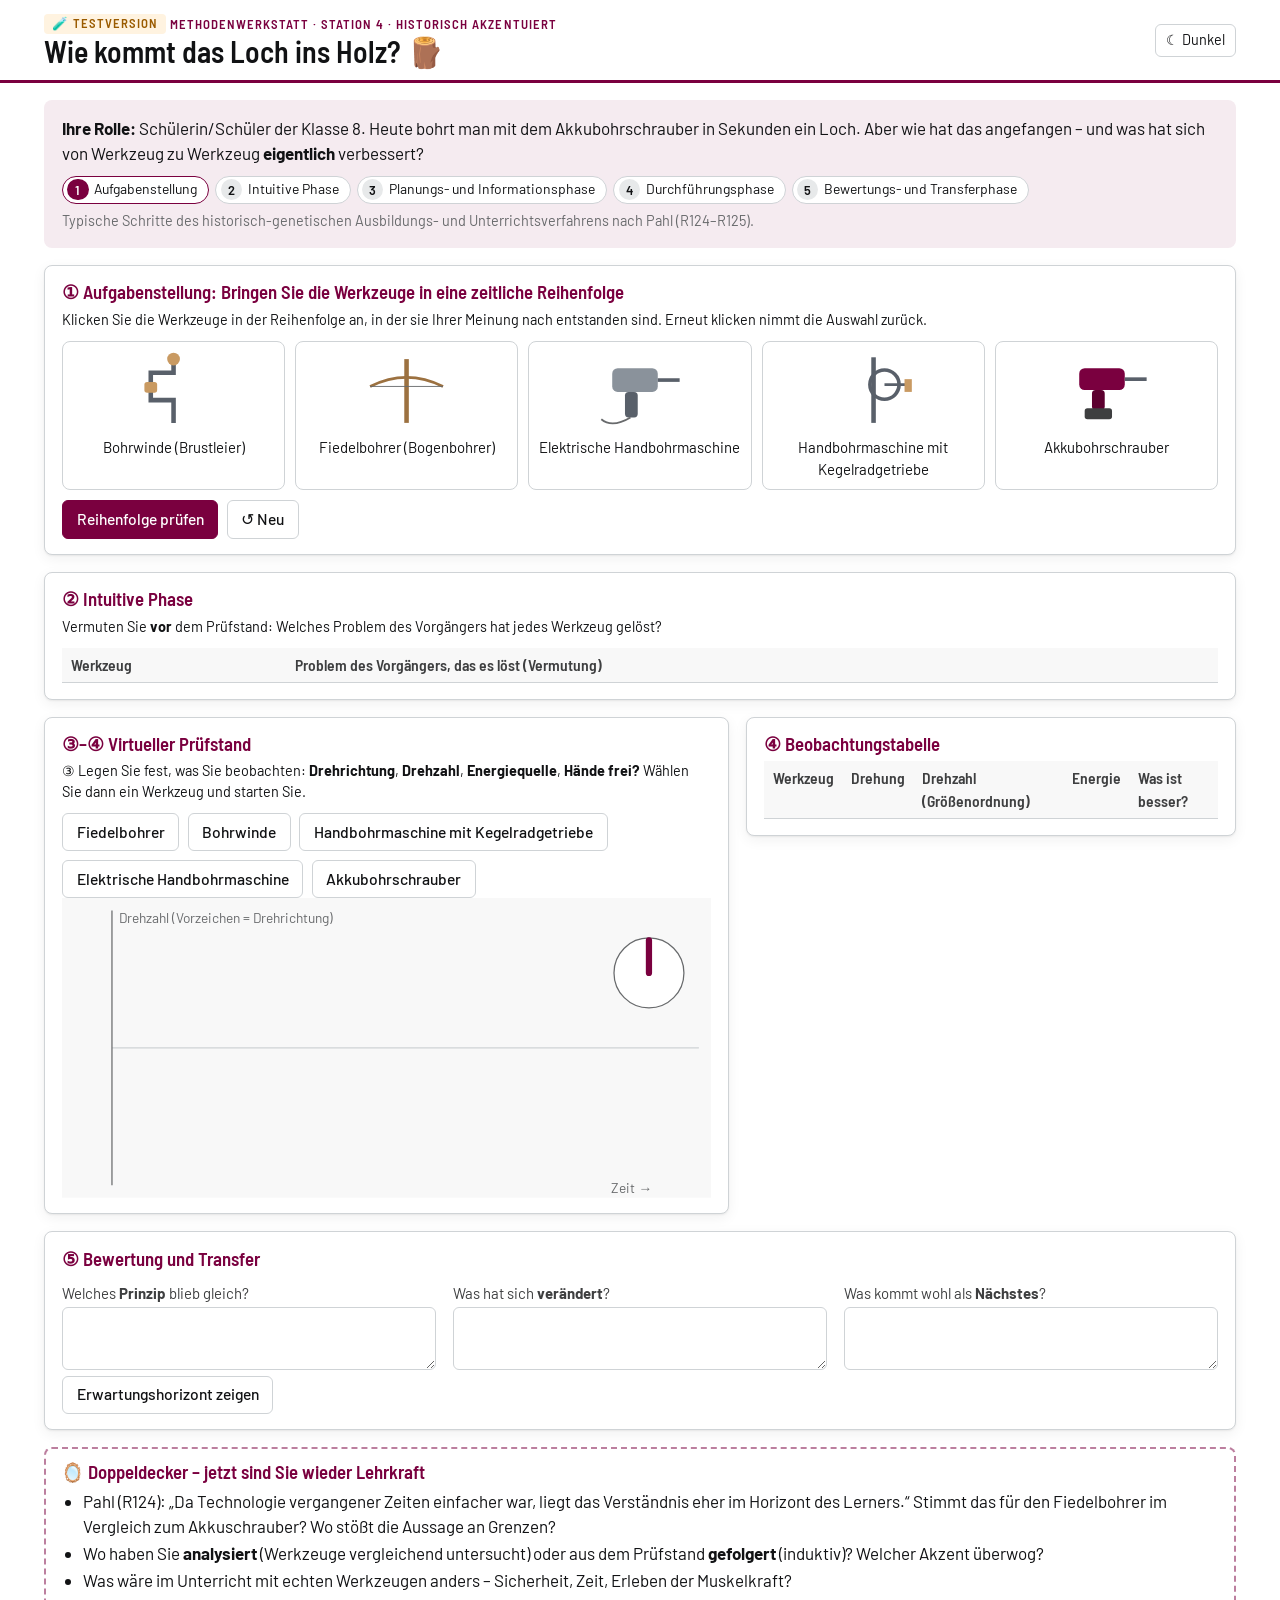
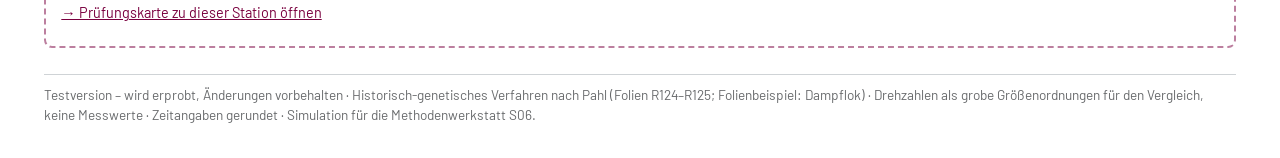
<file: Methodenszenarien_Grossformen/B_Methodenwerkstatt/station4_bohren.html>
<!doctype html>
<html lang="de">
<head>
<meta charset="utf-8">
<meta name="viewport" content="width=device-width, initial-scale=1">
<title>Bohren historisch-genetisch</title>
<meta name="description" content="Station 4 der Methodenwerkstatt: historisch-genetisches Verfahren als Simulation – vom Fiedelbohrer zum Akkubohrschrauber; Bewegungserzeugung auf einem virtuellen Prüfstand vergleichen.">
<meta name="author" content="Hannes Tegelbeckers">
<link rel="icon" href="../../assets/ovgu_logo.svg" type="image/svg+xml">
<link href="https://fonts.googleapis.com/css2?family=Barlow:ital,wght@0,400;0,500;0,600;1,400&family=Barlow+Semi+Condensed:wght@500;600;700&display=swap" rel="stylesheet">
<link rel="stylesheet" href="../shared/sim.css">
<style>
.tools { display: grid; grid-template-columns: repeat(5, minmax(0, 1fr)); gap: .6rem; }
.tool { border: 1px solid var(--line); border-radius: 8px; padding: .5rem; background: var(--card); cursor: pointer; text-align: center; font-size: .88rem; position: relative; }
.tool:hover { border-color: var(--main); }
.tool.on { border-color: var(--main); background: var(--third); }
.tool .ord { position: absolute; top: .3rem; left: .4rem; width: 1.5rem; height: 1.5rem; border-radius: 50%; background: var(--main); color: var(--bg); font-weight: 700; display: grid; place-items: center; font-size: .8rem; }
.tool svg { height: 82px; margin: 0 auto .3rem; }
@media (max-width: 760px) { .tools { grid-template-columns: repeat(2, minmax(0, 1fr)); } }
#bit { transform-origin: 0 0; }
</style>
</head>
<body>
<header class="top"><div class="wrap">
  <div><div class="kicker"><span class="tag warn">🧪 Testversion</span> Methodenwerkstatt · Station 4 · historisch akzentuiert</div><h1>Wie kommt das Loch ins Holz? 🪵</h1></div>
  <button class="themebtn" id="theme">☾ Dunkel</button>
</div></header>

<main class="wrap">
  <div class="card tint">
    <p><b>Ihre Rolle:</b> Schülerin/Schüler der Klasse 8. Heute bohrt man mit dem Akkubohrschrauber in Sekunden ein Loch. Aber wie hat das angefangen – und was hat sich von Werkzeug zu Werkzeug <b>eigentlich</b> verbessert?</p>
    <ol class="pahl" id="pahl"><li>Aufgabenstellung</li><li>Intuitive Phase</li><li>Planungs- und Informationsphase</li><li>Durchführungsphase</li><li>Bewertungs- und Transferphase</li></ol>
    <p class="small muted" style="margin:.4rem 0 0">Typische Schritte des historisch-genetischen Ausbildungs- und Unterrichtsverfahrens nach Pahl (R124–R125).</p>
  </div>

  <div class="card">
    <h3>① Aufgabenstellung: Bringen Sie die Werkzeuge in eine zeitliche Reihenfolge</h3>
    <p class="small">Klicken Sie die Werkzeuge in der Reihenfolge an, in der sie Ihrer Meinung nach entstanden sind. Erneut klicken nimmt die Auswahl zurück.</p>
    <div class="tools" id="tools"></div>
    <div class="row" style="margin-top:.6rem"><button class="btn primary" id="checkord">Reihenfolge prüfen</button><button class="btn" id="resetord">↺ Neu</button></div>
    <div id="ordmsg"></div>
  </div>

  <div class="card">
    <h3>② Intuitive Phase</h3>
    <p class="small">Vermuten Sie <b>vor</b> dem Prüfstand: Welches Problem des Vorgängers hat jedes Werkzeug gelöst?</p>
    <div class="tablewrap"><table class="t" id="intu"><thead><tr><th>Werkzeug</th><th>Problem des Vorgängers, das es löst (Vermutung)</th></tr></thead><tbody></tbody></table></div>
  </div>

  <div class="split">
    <div class="card">
      <h3>③–④ Virtueller Prüfstand</h3>
      <p class="small">③ Legen Sie fest, was Sie beobachten: <b>Drehrichtung</b>, <b>Drehzahl</b>, <b>Energiequelle</b>, <b>Hände frei?</b> Wählen Sie dann ein Werkzeug und starten Sie.</p>
      <div class="row" id="bench"></div>
      <svg viewBox="0 0 520 240" aria-label="Drehwinkel des Bohrers über der Zeit">
        <rect x="0" y="0" width="520" height="240" fill="var(--bg-2)"/>
        <line x1="40" y1="120" x2="510" y2="120" stroke="var(--line)"/>
        <line x1="40" y1="10" x2="40" y2="230" stroke="var(--ink-3)"/>
        <text x="46" y="20" style="font-size:11px;fill:var(--ink-3)">Drehzahl (Vorzeichen = Drehrichtung)</text>
        <text x="440" y="236" style="font-size:11px;fill:var(--ink-3)">Zeit →</text>
        <path id="curve" fill="none" stroke="var(--main)" stroke-width="2.5"/>
        <g transform="translate(470 60)"><circle r="28" fill="var(--card)" stroke="var(--ink-3)"/><g id="bit"><line x1="0" y1="0" x2="0" y2="-26" stroke="var(--main)" stroke-width="5" stroke-linecap="round"/></g></g>
      </svg>
      <div class="row small" id="readout"></div>
    </div>

    <div class="card">
      <h3>④ Beobachtungstabelle</h3>
      <div class="tablewrap"><table class="t" id="obs"><thead><tr><th>Werkzeug</th><th>Drehung</th><th>Drehzahl (Größenordnung)</th><th>Energie</th><th>Was ist besser?</th></tr></thead><tbody></tbody></table></div>
    </div>
  </div>

  <div class="card">
    <h3>⑤ Bewertung und Transfer</h3>
    <div class="grid3">
      <div><label class="f" for="same">Welches <b>Prinzip</b> blieb gleich?</label><textarea id="same"></textarea></div>
      <div><label class="f" for="diff">Was hat sich <b>verändert</b>?</label><textarea id="diff"></textarea></div>
      <div><label class="f" for="next">Was kommt wohl als <b>Nächstes</b>?</label><textarea id="next"></textarea></div>
    </div>
    <button class="btn" id="showexp">Erwartungshorizont zeigen</button>
    <div class="key" id="exp" style="display:none"><b>Gleich</b> blieb das Wirkprinzip: eine rotierende Schneide trägt Material ab, Vorschub durch Druck. <b>Verändert</b> hat sich die Erzeugung der Drehbewegung: hin und her (Bogen) → fortlaufend (Kurbel) → schneller durch Zahnradübersetzung → Elektromotor statt Muskelkraft → Akku statt Kabel. Jede Stufe löst ein Problem der vorigen – genau das macht das Verfahren „genetisch“.</div>
  </div>

  <div class="meta">
    <h3>🪞 Doppeldecker – jetzt sind Sie wieder Lehrkraft</h3>
    <ul>
      <li>Pahl (R124): „Da Technologie vergangener Zeiten einfacher war, liegt das Verständnis eher im Horizont des Lerners.“ Stimmt das für den Fiedelbohrer im Vergleich zum Akkuschrauber? Wo stößt die Aussage an Grenzen?</li>
      <li>Wo haben Sie <b>analysiert</b> (Werkzeuge vergleichend untersucht) oder aus dem Prüfstand <b>gefolgert</b> (induktiv)? Welcher Akzent überwog?</li>
      <li>Was wäre im Unterricht mit echten Werkzeugen anders – Sicherheit, Zeit, Erleben der Muskelkraft?</li>
    </ul>
    <p class="small"><a href="../shared/pruefungskarten.html?pool=st4" target="_blank" rel="noopener">→ Prüfungskarte zu dieser Station öffnen</a></p>
  </div>

  <footer class="foot">Testversion – wird erprobt, Änderungen vorbehalten · Historisch-genetisches Verfahren nach Pahl (Folien R124–R125; Folienbeispiel: Dampflok) · Drehzahlen als grobe Größenordnungen für den Vergleich, keine Messwerte · Zeitangaben gerundet · Simulation für die Methodenwerkstatt S06.</footer>
</main>

<script src="../shared/sim.js"></script>
<script>
Sim.initTheme(document.getElementById("theme"));
const $ = id => document.getElementById(id);
const T = [
  { id:"fiedel", n:"Fiedelbohrer (Bogenbohrer)", era:"Vorgeschichte", rot:"hin und her", rpm:"einige hundert U/min, ständig wechselnd", en:"Muskelkraft (Bogen)", solves:"Drehen mit bloßen Händen ist langsam und mühsam", mode:"osc", amp:.7, freq:1.6,
    svg:`<line x1="50" y1="10" x2="50" y2="80" stroke="var(--wood-2)" stroke-width="5"/><path d="M10 40 Q50 20 90 40" fill="none" stroke="var(--wood-2)" stroke-width="3"/><line x1="10" y1="40" x2="90" y2="40" stroke="var(--ink-3)"/>` },
  { id:"winde", n:"Bohrwinde (Brustleier)", era:"ab dem Spätmittelalter", rot:"fortlaufend in eine Richtung", rpm:"ca. 60–120 U/min", en:"Muskelkraft (Kurbel)", solves:"Drehrichtung wechselt ständig, eine Hand hält den Bogen", mode:"cont", amp:.25,
    svg:`<path d="M50 10 L50 25 L25 25 L25 55 L50 55 L50 80" fill="none" stroke="var(--metal-2)" stroke-width="5"/><circle cx="50" cy="10" r="7" fill="var(--wood)"/><rect x="18" y="35" width="14" height="12" rx="3" fill="var(--wood)"/>` },
  { id:"hand", n:"Handbohrmaschine mit Kegelradgetriebe", era:"19. Jahrhundert", rot:"fortlaufend in eine Richtung", rpm:"ca. 200–400 U/min (Übersetzung ins Schnelle)", en:"Muskelkraft (Kurbel + Zahnräder)", solves:"Drehzahl durch das Kurbeltempo begrenzt", mode:"cont", amp:.45,
    svg:`<line x1="50" y1="8" x2="50" y2="80" stroke="var(--metal-2)" stroke-width="5"/><circle cx="62" cy="38" r="16" fill="none" stroke="var(--metal-2)" stroke-width="4"/><line x1="62" y1="38" x2="88" y2="38" stroke="var(--metal-2)" stroke-width="3"/><rect x="84" y="32" width="8" height="14" fill="var(--wood)"/>` },
  { id:"elek", n:"Elektrische Handbohrmaschine", era:"1895 (erste Bauform, Fa. Fein)", rot:"fortlaufend", rpm:"ca. 1000–3000 U/min", en:"Strom aus dem Netz", solves:"Muskelkraft als Energiequelle, ermüdend", mode:"cont", amp:.9,
    svg:`<rect x="20" y="20" width="50" height="26" rx="6" fill="var(--metal)"/><rect x="34" y="46" width="14" height="28" rx="4" fill="var(--metal-2)"/><line x1="70" y1="33" x2="94" y2="33" stroke="var(--metal-2)" stroke-width="4"/><path d="M40 74 Q20 86 8 76" fill="none" stroke="var(--ink-3)" stroke-width="2"/>` },
  { id:"akku", n:"Akkubohrschrauber", era:"2. Hälfte des 20. Jahrhunderts", rot:"fortlaufend, umschaltbar", rpm:"ca. 0–1500 U/min, regelbar", en:"Akku", solves:"Kabel bindet an die Steckdose", mode:"cont", amp:.6,
    svg:`<rect x="20" y="20" width="50" height="24" rx="6" fill="var(--main)"/><rect x="34" y="44" width="14" height="22" rx="4" fill="var(--main-dark)"/><rect x="26" y="64" width="30" height="12" rx="3" fill="var(--ink-2)"/><line x1="70" y1="32" x2="94" y2="32" stroke="var(--metal-2)" stroke-width="4"/>` }
];
let reached = 1; function reach(k) { reached = Math.max(reached, k); Sim.markStep($("pahl"), reached); }
reach(1);

// Werkzeugkarten in zufälliger Reihenfolge
const shuffled = [...T].sort(() => Math.random() - .5);
let order = [];
function drawTools() {
  $("tools").innerHTML = shuffled.map(t => {
    const i = order.indexOf(t.id);
    return `<div class="tool ${i >= 0 ? "on" : ""}" data-t="${t.id}" tabindex="0" role="button">${i >= 0 ? `<span class="ord">${i + 1}</span>` : ""}<svg viewBox="0 0 100 90">${t.svg}</svg>${t.n}</div>`;
  }).join("");
  $("tools").querySelectorAll(".tool").forEach(el => el.addEventListener("click", () => {
    const id = el.dataset.t, i = order.indexOf(id);
    if (i >= 0) order.splice(i, 1); else order.push(id);
    drawTools();
  }));
}
drawTools();
$("resetord").addEventListener("click", () => { order = []; $("ordmsg").innerHTML = ""; drawTools(); });
$("checkord").addEventListener("click", () => {
  if (order.length < T.length) { $("ordmsg").innerHTML = `<div class="msg warn">Bitte alle fünf Werkzeuge ordnen.</div>`; return; }
  const ok = order.every((id, i) => id === T[i].id);
  $("ordmsg").innerHTML = ok
    ? `<div class="msg good">Richtig. ${T.map(t => `<b>${t.n}</b> (${t.era})`).join(" → ")}</div>`
    : `<div class="msg bad">Noch nicht ganz. ${order.filter((id, i) => id === T[i].id).length} von 5 stehen richtig. Tipp: Achten Sie auf die Energiequelle und darauf, ob die Drehung hin und her geht.</div>`;
  if (ok) { reach(2); fillIntu(); }
});
function fillIntu() {
  $("intu").querySelector("tbody").innerHTML = T.slice(1).map(t => `<tr><td>${t.n}</td><td><select data-s="${t.id}"><option value="">…</option>${T.slice(1).map(x => `<option value="${x.id}">${x.solves}</option>`).join("")}</select></td></tr>`).join("");
  $("intu").querySelectorAll("select").forEach(s => s.addEventListener("change", () => {
    s.style.borderColor = s.value === s.dataset.s ? "var(--good)" : "var(--bad)"; reach(3);
  }));
}

// Prüfstand
let cur = null, raf = null, t0 = 0, ang = 0, last = 0, pts = [];
T.forEach(t => { const b = document.createElement("button"); b.className = "btn"; b.textContent = t.n.split(" (")[0]; b.addEventListener("click", () => run(t, b)); $("bench").appendChild(b); });
function speed(t, s) { return t.mode === "osc" ? t.amp * Math.sin(2 * Math.PI * t.freq * s) : t.amp * Math.min(1, s / .4); }
function run(t, btn) {
  document.querySelectorAll("#bench .btn").forEach(b => b.classList.toggle("on", b === btn));
  cur = t; t0 = performance.now(); last = t0; pts = []; ang = 0; cancelAnimationFrame(raf); reach(4);
  $("readout").innerHTML = `<span class="tag info">${t.rot}</span><span class="tag">${t.rpm}</span><span class="tag">${t.en}</span>`;
  if (!$("obs").querySelector(`[data-o="${t.id}"]`)) $("obs").querySelector("tbody").insertAdjacentHTML("beforeend", `<tr data-o="${t.id}"><td>${t.n.split(" (")[0]}</td><td><input type="text"></td><td><input type="text"></td><td><input type="text"></td><td><input type="text"></td></tr>`);
  const step = now => {
    const s = (now - t0) / 1000, dt = (now - last) / 1000; last = now;
    const v = speed(t, s); ang += v * 360 * dt * 3;
    pts.push([40 + s * 60, 120 - v * 100]);
    $("curve").setAttribute("d", "M" + pts.map(p => p.map(n => n.toFixed(1)).join(",")).join(" L"));
    $("bit").setAttribute("transform", `rotate(${ang.toFixed(1)})`);
    if (s < 7.5) raf = requestAnimationFrame(step);
  };
  raf = requestAnimationFrame(step);
}
$("showexp").addEventListener("click", () => { $("exp").style.display = "block"; reach(5); });
["same","diff","next"].forEach(id => $(id).addEventListener("input", () => reach(5)));
</script>
</body>
</html>
</file>
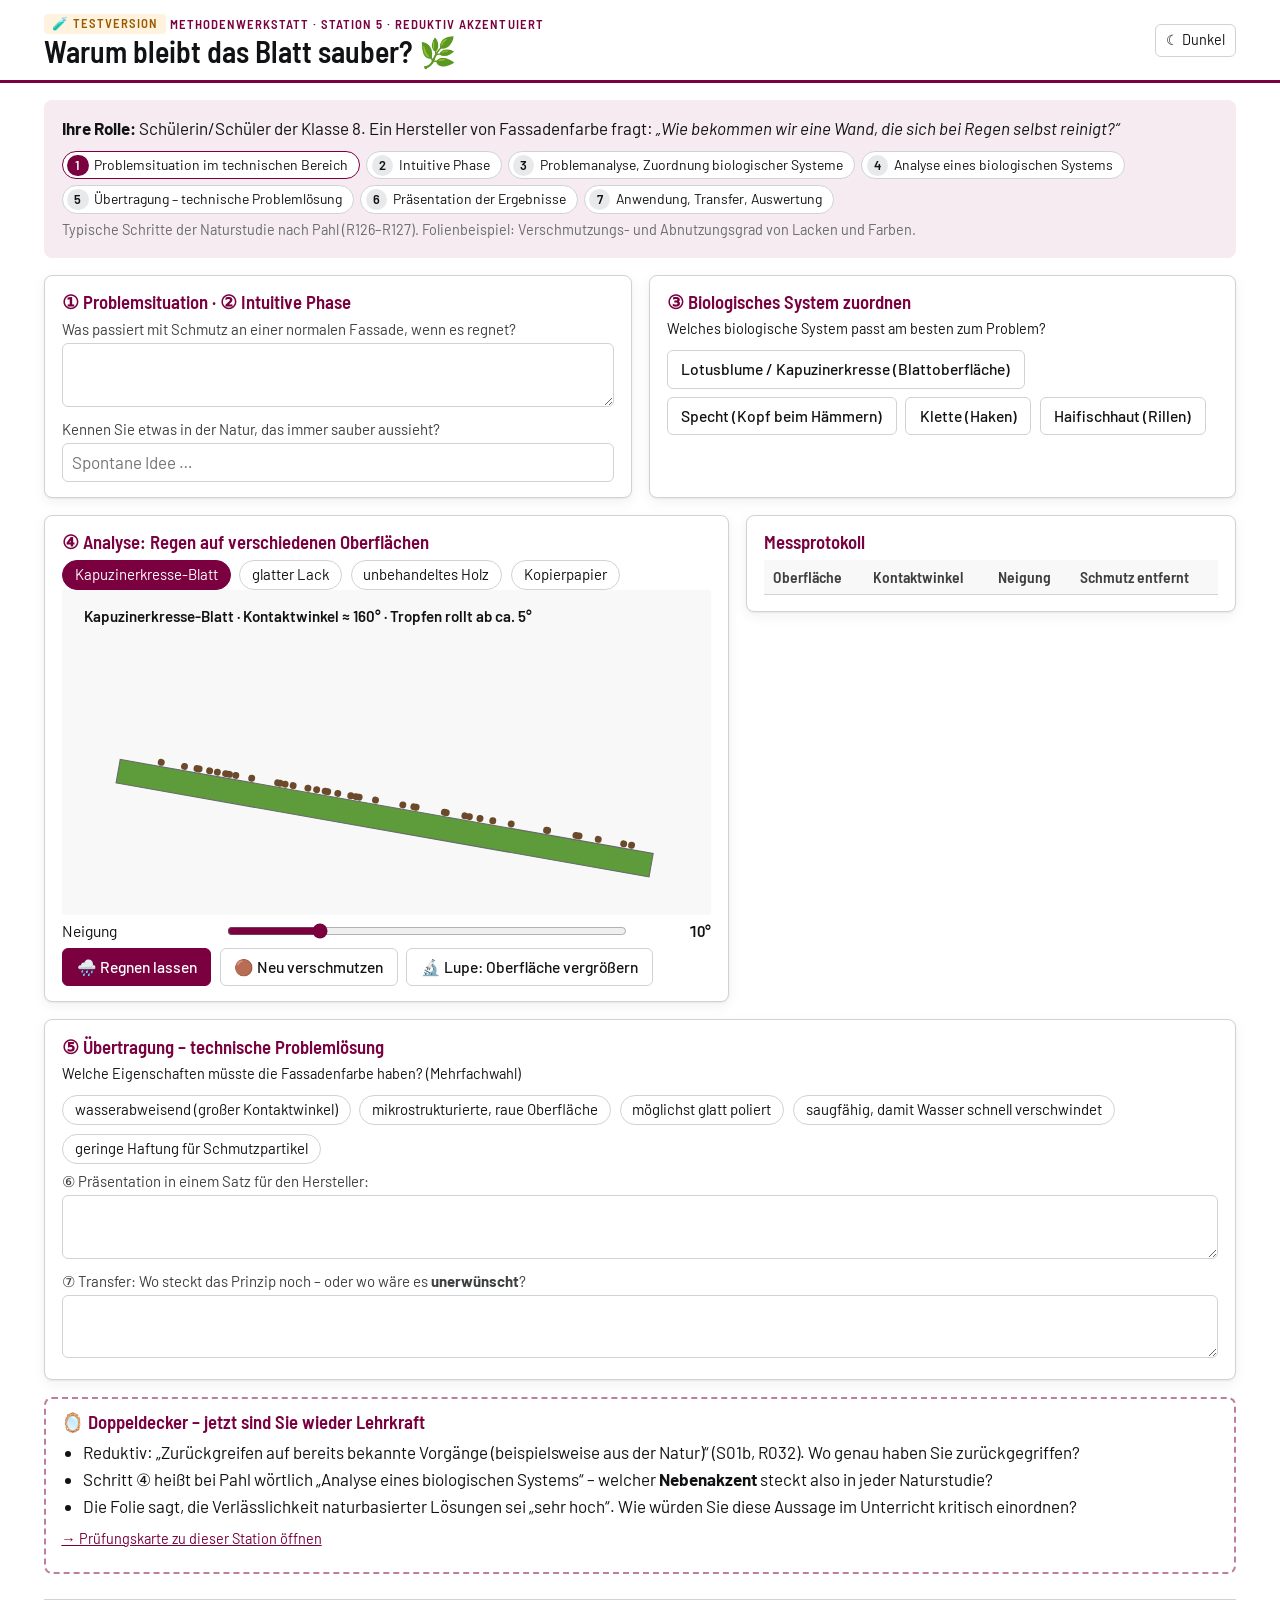
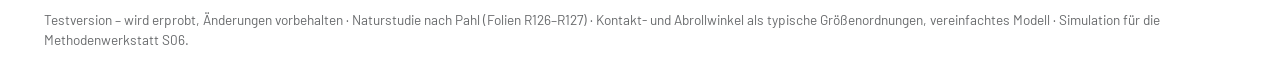
<file: Methodenszenarien_Grossformen/B_Methodenwerkstatt/station5_lotuseffekt.html>
<!doctype html>
<html lang="de">
<head>
<meta charset="utf-8">
<meta name="viewport" content="width=device-width, initial-scale=1">
<title>Naturstudie Lotuseffekt</title>
<meta name="description" content="Station 5 der Methodenwerkstatt: Naturstudie als Simulation – Wassertropfen und Schmutz auf Blatt, Lack, Holz und Papier; vom biologischen System zur selbstreinigenden Fassadenfarbe.">
<meta name="author" content="Hannes Tegelbeckers">
<link rel="icon" href="../../assets/ovgu_logo.svg" type="image/svg+xml">
<link href="https://fonts.googleapis.com/css2?family=Barlow:ital,wght@0,400;0,500;0,600;1,400&family=Barlow+Semi+Condensed:wght@500;600;700&display=swap" rel="stylesheet">
<link rel="stylesheet" href="../shared/sim.css">
</head>
<body>
<header class="top"><div class="wrap">
  <div><div class="kicker"><span class="tag warn">🧪 Testversion</span> Methodenwerkstatt · Station 5 · reduktiv akzentuiert</div><h1>Warum bleibt das Blatt sauber? 🌿</h1></div>
  <button class="themebtn" id="theme">☾ Dunkel</button>
</div></header>

<main class="wrap">
  <div class="card tint">
    <p><b>Ihre Rolle:</b> Schülerin/Schüler der Klasse 8. Ein Hersteller von Fassadenfarbe fragt: <i>„Wie bekommen wir eine Wand, die sich bei Regen selbst reinigt?“</i></p>
    <ol class="pahl" id="pahl"><li>Problemsituation im technischen Bereich</li><li>Intuitive Phase</li><li>Problemanalyse, Zuordnung biologischer Systeme</li><li>Analyse eines biologischen Systems</li><li>Übertragung – technische Problemlösung</li><li>Präsentation der Ergebnisse</li><li>Anwendung, Transfer, Auswertung</li></ol>
    <p class="small muted" style="margin:.4rem 0 0">Typische Schritte der Naturstudie nach Pahl (R126–R127). Folienbeispiel: Verschmutzungs- und Abnutzungsgrad von Lacken und Farben.</p>
  </div>

  <div class="grid2">
    <div class="card">
      <h3>① Problemsituation · ② Intuitive Phase</h3>
      <label class="f" for="p1">Was passiert mit Schmutz an einer normalen Fassade, wenn es regnet?</label>
      <textarea id="p1"></textarea>
      <label class="f" for="p2">Kennen Sie etwas in der Natur, das immer sauber aussieht?</label>
      <input type="text" id="p2" placeholder="Spontane Idee …">
    </div>
    <div class="card">
      <h3>③ Biologisches System zuordnen</h3>
      <p class="small">Welches biologische System passt am besten zum Problem?</p>
      <div class="row" id="bio"></div>
      <div id="biomsg"></div>
    </div>
  </div>

  <div class="split">
    <div class="card">
      <h3>④ Analyse: Regen auf verschiedenen Oberflächen</h3>
      <div class="row" id="surf"></div>
      <svg viewBox="0 0 600 300" aria-label="Geneigte Oberfläche mit Schmutz und Wassertropfen">
        <rect width="600" height="300" fill="var(--bg-2)"/>
        <g id="plate"></g>
      </svg>
      <div class="slider"><label for="tilt">Neigung</label><input type="range" id="tilt" min="0" max="45" value="10"><output id="otilt"></output></div>
      <div class="row"><button class="btn primary" id="rain">🌧️ Regnen lassen</button><button class="btn" id="dirt">🟤 Neu verschmutzen</button><button class="btn" id="zoom">🔬 Lupe: Oberfläche vergrößern</button></div>
    </div>
    <div class="card">
      <h3>Messprotokoll</h3>
      <div class="tablewrap"><table class="t" id="prot"><thead><tr><th>Oberfläche</th><th>Kontaktwinkel</th><th>Neigung</th><th>Schmutz entfernt</th></tr></thead><tbody></tbody></table></div>
      <div class="card tint" id="zoombox" style="display:none;margin-top:.8rem"></div>
    </div>
  </div>

  <div class="card">
    <h3>⑤ Übertragung – technische Problemlösung</h3>
    <p class="small">Welche Eigenschaften müsste die Fassadenfarbe haben? (Mehrfachwahl)</p>
    <div class="row" id="props"></div>
    <div id="propmsg"></div>
    <label class="f" for="pres">⑥ Präsentation in einem Satz für den Hersteller:</label>
    <textarea id="pres"></textarea>
    <label class="f" for="trans">⑦ Transfer: Wo steckt das Prinzip noch – oder wo wäre es <b>unerwünscht</b>?</label>
    <textarea id="trans"></textarea>
  </div>

  <div class="meta">
    <h3>🪞 Doppeldecker – jetzt sind Sie wieder Lehrkraft</h3>
    <ul>
      <li>Reduktiv: „Zurückgreifen auf bereits bekannte Vorgänge (beispielsweise aus der Natur)“ (S01b, R032). Wo genau haben Sie zurückgegriffen?</li>
      <li>Schritt ④ heißt bei Pahl wörtlich „Analyse eines biologischen Systems“ – welcher <b>Nebenakzent</b> steckt also in jeder Naturstudie?</li>
      <li>Die Folie sagt, die Verlässlichkeit naturbasierter Lösungen sei „sehr hoch“. Wie würden Sie diese Aussage im Unterricht kritisch einordnen?</li>
    </ul>
    <p class="small"><a href="../shared/pruefungskarten.html?pool=st5" target="_blank" rel="noopener">→ Prüfungskarte zu dieser Station öffnen</a></p>
  </div>

  <footer class="foot">Testversion – wird erprobt, Änderungen vorbehalten · Naturstudie nach Pahl (Folien R126–R127) · Kontakt- und Abrollwinkel als typische Größenordnungen, vereinfachtes Modell · Simulation für die Methodenwerkstatt S06.</footer>
</main>

<script src="../shared/sim.js"></script>
<script>
Sim.initTheme(document.getElementById("theme"));
const $ = id => document.getElementById(id);
let reached = 1; function reach(k) { reached = Math.max(reached, k); Sim.markStep($("pahl"), reached); }
reach(1);
const SURF = {
  blatt: { n:"Kapuzinerkresse-Blatt", ca:160, roll:5, absorb:false, pick:.95, col:"var(--leaf)", zoom:"Noppen (Papillen) im Mikrometerbereich, überzogen mit Wachskristallen. Wasser liegt nur auf den Spitzen auf – darunter ist Luft. Schmutzpartikel haften an den Spitzen schlecht und bleiben am Tropfen hängen." },
  lack:  { n:"glatter Lack", ca:80, roll:35, absorb:false, pick:.25, col:"#8a6bbf", zoom:"Glatte, geschlossene Oberfläche. Der Tropfen breitet sich etwas aus und haftet; er rutscht erst bei großer Neigung und schiebt Schmutz eher zur Seite, als ihn aufzunehmen." },
  holz:  { n:"unbehandeltes Holz", ca:55, roll:90, absorb:true, pick:.05, col:"var(--wood)", zoom:"Offene Poren und Fasern. Wasser zieht ein, Schmutz wird mit in die Poren gespült." },
  papier:{ n:"Kopierpapier", ca:30, roll:90, absorb:true, pick:0, col:"var(--paper)", zoom:"Zellulosefasern saugen das Wasser auf. Der Schmutz bleibt als Fleck." }
};
let surf = "blatt", dirt = [], drops = [], anim = null, prevRemoved = 0;
function newDirt() { dirt = Array.from({ length: 40 }, () => ({ x: 70 + Math.random() * 460, on: true })); prevRemoved = 0; }
newDirt();
Object.entries(SURF).forEach(([k, s]) => { const b = document.createElement("button"); b.className = "chip" + (k === surf ? " on" : ""); b.textContent = s.n; b.dataset.s = k;
  b.addEventListener("click", () => { surf = k; document.querySelectorAll("#surf .chip").forEach(x => x.classList.toggle("on", x === b)); newDirt(); drops = []; $("zoombox").style.display = "none"; draw(); reach(4); });
  $("surf").appendChild(b); });

function draw() {
  const s = SURF[surf], tilt = +$("tilt").value; $("otilt").textContent = tilt + "°";
  let h = `<g transform="rotate(${tilt} 300 200)"><rect x="50" y="200" width="500" height="22" fill="${s.col}" stroke="var(--ink-3)"/>`;
  dirt.forEach(d => { if (d.on) h += `<circle cx="${d.x}" cy="196" r="3.2" fill="#6b4a2b"/>`; });
  drops.forEach(d => {
    if (d.gone) return;
    const r = 13, ca = s.ca * Math.PI / 180;
    if (d.absorbed) { h += `<ellipse cx="${d.x}" cy="201" rx="${r * 1.6}" ry="3" fill="var(--water)" opacity=".5"/>`; return; }
    // Kugelkappe mit Kontaktwinkel: Höhe aus Kontaktwinkel
    const R = r / Math.sin(Math.min(ca, Math.PI - .01)) * (ca > Math.PI / 2 ? 1 : 1);
    const base = ca > Math.PI / 2 ? r * Math.sin(Math.PI - ca) * 1.2 + 3 : r * 1.4;
    const height = ca > Math.PI / 2 ? r * (1 - Math.cos(ca)) / 1.1 : r * (1 - Math.cos(ca)) * 1.2;
    h += `<path d="M${d.x - base} 200 Q${d.x - base - (ca > 1.6 ? 10 : 0)} ${200 - height} ${d.x} ${200 - height} Q${d.x + base + (ca > 1.6 ? 10 : 0)} ${200 - height} ${d.x + base} 200 Z" fill="var(--water)" opacity=".8"/>`;
    if (d.load) h += `<circle cx="${d.x}" cy="${200 - height / 2}" r="${Math.min(7, 2 + d.load * .5)}" fill="#6b4a2b" opacity=".7"/>`;
  });
  h += `</g><text x="20" y="30" style="font-size:14px;font-weight:600">${s.n} · Kontaktwinkel ≈ ${s.ca}° · Tropfen rollt ab ca. ${s.roll >= 90 ? "– (saugt ein)" : s.roll + "°"}</text>`;
  $("plate").innerHTML = h;
}
$("tilt").addEventListener("input", draw);
$("dirt").addEventListener("click", () => { newDirt(); drops = []; draw(); });
$("zoom").addEventListener("click", () => { $("zoombox").style.display = "block"; $("zoombox").innerHTML = `<b>🔬 ${SURF[surf].n}</b><br><span class="small">${SURF[surf].zoom}</span>`; reach(4); });
$("rain").addEventListener("click", () => {
  const s = SURF[surf], tilt = +$("tilt").value;
  drops = Array.from({ length: 6 }, (_, i) => ({ x: 80 + i * 16 + Math.random() * 30, load: 0 }));
  cancelAnimationFrame(anim);
  const rolls = !s.absorb && tilt >= s.roll;
  let frames = 0;
  const step = () => {
    frames++;
    drops.forEach(d => {
      if (d.gone || d.absorbed) return;
      if (s.absorb) { if (frames > 25) d.absorbed = true; return; }
      if (!rolls) return;
      d.x += 2 + tilt / 8;
      dirt.forEach(p => { if (p.on && Math.abs(p.x - d.x) < 5 && Math.random() < s.pick) { p.on = false; d.load++; } });
      if (d.x > 545) d.gone = true;
    });
    draw();
    if (frames < 260 && drops.some(d => !d.gone && !d.absorbed && (rolls || s.absorb))) anim = requestAnimationFrame(step);
    else finish(rolls);
  };
  anim = requestAnimationFrame(step); reach(4);
});
function finish(rolls) {
  const removed = Math.round(100 * dirt.filter(p => !p.on).length / dirt.length);
  const s = SURF[surf];
  $("prot").querySelector("tbody").insertAdjacentHTML("beforeend", `<tr><td>${s.n}</td><td>${s.ca}°</td><td>${$("tilt").value}°</td><td>${s.absorb ? "0 % (Wasser zieht ein)" : rolls ? removed + " %" : "0 % (Tropfen haftet)"}</td></tr>`);
}

[["Lotusblume / Kapuzinerkresse (Blattoberfläche)", true, "Ja: Die Blätter bleiben sauber, weil Regentropfen abrollen und Schmutz mitnehmen."], ["Specht (Kopf beim Hämmern)", false, "Passt zu Stoßbelastung, nicht zu Verschmutzung."], ["Klette (Haken)", false, "Passt zu Haftung/Verbinden, nicht zu Selbstreinigung."], ["Haifischhaut (Rillen)", false, "Wird für Strömungswiderstand untersucht – das Problem hier ist Schmutz und Wasser."]].forEach(([l, ok, why]) => {
  const b = document.createElement("button"); b.className = "btn"; b.textContent = l;
  b.addEventListener("click", () => { $("biomsg").innerHTML = `<div class="msg ${ok ? "good" : "warn"}">${why}</div>`; if (ok) reach(3); });
  $("bio").appendChild(b);
});
const PROPS = [["wasserabweisend (großer Kontaktwinkel)", true], ["mikrostrukturierte, raue Oberfläche", true], ["möglichst glatt poliert", false], ["saugfähig, damit Wasser schnell verschwindet", false], ["geringe Haftung für Schmutzpartikel", true]];
PROPS.forEach(([l, ok]) => { const b = document.createElement("button"); b.className = "chip"; b.textContent = l; b.dataset.ok = ok;
  b.addEventListener("click", () => {
    b.classList.toggle("on");
    const sel = [...document.querySelectorAll("#props .chip.on")];
    const good = sel.filter(x => x.dataset.ok === "true").length, bad = sel.length - good;
    $("propmsg").innerHTML = good === 3 && !bad ? `<div class="msg good">Genau diese Kombination nutzen selbstreinigende Fassadenfarben: Mikrostruktur + wasserabweisend → Tropfen rollen ab und nehmen Schmutz mit.</div>` : bad ? `<div class="msg warn">Prüfen Sie Ihr Messprotokoll: Welche Oberfläche wurde am saubersten – glatt oder strukturiert, saugend oder abweisend?</div>` : "";
    reach(5);
  });
  $("props").appendChild(b); });
$("pres").addEventListener("input", () => reach(6));
$("trans").addEventListener("input", () => reach(7));
draw();
</script>
</body>
</html>
</file>
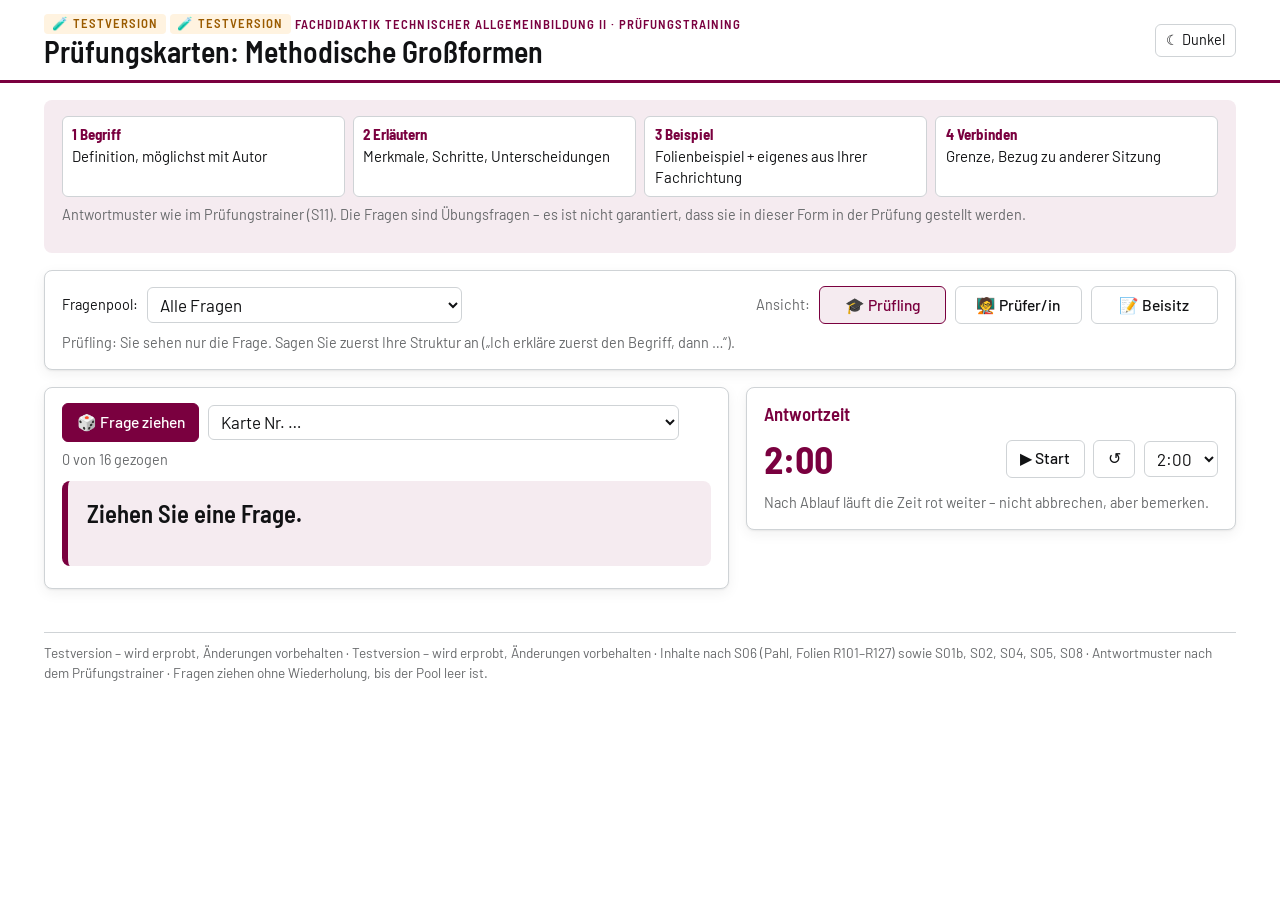
<file: Methodenszenarien_Grossformen/shared/pruefungskarten.html>
<!doctype html>
<html lang="de">
<head>
<meta charset="utf-8">
<meta name="viewport" content="width=device-width, initial-scale=1">
<title>Prüfungskarten Großformen</title>
<meta name="description" content="Prüfungssimulation für die mündliche Prüfung: Fragen zu den methodischen Großformen mit Rollen (Prüfling, Prüfer/in, Beisitz), Timer, Antwortmuster und Antwortskizzen.">
<meta name="author" content="Hannes Tegelbeckers">
<link rel="icon" href="../../assets/ovgu_logo.svg" type="image/svg+xml">
<link href="https://fonts.googleapis.com/css2?family=Barlow:ital,wght@0,400;0,500;0,600;1,400&family=Barlow+Semi+Condensed:wght@500;600;700&display=swap" rel="stylesheet">
<link rel="stylesheet" href="sim.css">
<style>
.qbox { font-family: var(--head); font-size: 1.45rem; font-weight: 600; line-height: 1.25; padding: 1rem 1.1rem; border-radius: 8px; background: var(--third); border-left: 6px solid var(--main); min-height: 5rem; }
.qmeta { margin-top: .4rem; }
.sketch li { margin: .35rem 0; }
.sketch b { color: var(--main); }
.rate { display: grid; grid-template-columns: 1fr auto; gap: .35rem .8rem; align-items: center; }
.rate .opts { display: flex; gap: .25rem; }
.rate .opts button { width: 2.2rem; }
.hidden { display: none !important; }
.roles .btn { min-width: 7.5rem; justify-content: center; }
.score { font-family: var(--head); font-size: 1.2rem; font-weight: 700; color: var(--main); }
.pattern { display: grid; grid-template-columns: repeat(4, minmax(0,1fr)); gap: .5rem; }
.pattern div { border: 1px solid var(--line); border-radius: 6px; padding: .4rem .55rem; font-size: .88rem; background: var(--card); }
.pattern b { display: block; color: var(--main); font-family: var(--head); }
@media (max-width: 640px) { .pattern { grid-template-columns: 1fr 1fr; } }
</style>
</head>
<body>
<header class="top"><div class="wrap">
  <div><div class="kicker"><span class="tag warn">🧪 Testversion</span> <span class="tag warn">🧪 Testversion</span> Fachdidaktik technischer Allgemeinbildung II · Prüfungstraining</div><h1>Prüfungskarten: Methodische Großformen</h1></div>
  <button class="themebtn" id="theme">☾ Dunkel</button>
</div></header>

<main class="wrap">
  <div class="card tint">
    <div class="pattern">
      <div><b>1 Begriff</b>Definition, möglichst mit Autor</div>
      <div><b>2 Erläutern</b>Merkmale, Schritte, Unterscheidungen</div>
      <div><b>3 Beispiel</b>Folienbeispiel + eigenes aus Ihrer Fachrichtung</div>
      <div><b>4 Verbinden</b>Grenze, Bezug zu anderer Sitzung</div>
    </div>
    <p class="small muted" style="margin-top:.5rem">Antwortmuster wie im Prüfungstrainer (S11). Die Fragen sind Übungsfragen – es ist nicht garantiert, dass sie in dieser Form in der Prüfung gestellt werden.</p>
  </div>

  <div class="card">
    <div class="row" style="justify-content:space-between">
      <div class="row">
        <label class="small" for="topic">Fragenpool:</label>
        <select id="topic" style="width:auto"></select>
      </div>
      <div class="row roles" role="group" aria-label="Rolle">
        <span class="small muted">Ansicht:</span>
        <button class="btn on" data-role="pruefling">🎓 Prüfling</button>
        <button class="btn" data-role="pruefer">🧑‍🏫 Prüfer/in</button>
        <button class="btn" data-role="beisitz">📝 Beisitz</button>
      </div>
    </div>
    <p class="small muted" id="roleinfo" style="margin:.5rem 0 0"></p>
  </div>

  <div class="split">
    <div>
      <div class="card">
        <div class="row" style="justify-content:space-between;margin-bottom:.6rem">
          <div class="row">
            <button class="btn primary" id="draw">🎲 Frage ziehen</button>
            <select id="pick" style="width:auto" aria-label="Karte direkt wählen"><option value="">Karte Nr. …</option></select>
          </div>
          <span class="small muted" id="counter"></span>
        </div>
        <div class="qbox" id="q">Ziehen Sie eine Frage.</div>
        <div class="qmeta small muted" id="qmeta"></div>
      </div>

      <div class="card hidden" id="sketchcard">
        <h3>Antwortskizze</h3>
        <ul class="sketch" id="sketch"></ul>
        <div class="key" id="follow"></div>
      </div>
    </div>

    <div>
      <div class="card">
        <h3>Antwortzeit</h3>
        <div class="row" style="justify-content:space-between">
          <div class="timer" id="timer">2:00</div>
          <div class="row">
            <button class="btn" id="tstart">▶ Start</button>
            <button class="btn" id="treset">↺</button>
            <select id="tlen" style="width:auto"><option value="90">1:30</option><option value="120" selected>2:00</option><option value="180">3:00</option></select>
          </div>
        </div>
        <p class="small muted" style="margin:.4rem 0 0">Nach Ablauf läuft die Zeit rot weiter – nicht abbrechen, aber bemerken.</p>
      </div>

      <div class="card hidden" id="ratecard">
        <h3>Rückmeldung nach dem Antwortmuster</h3>
        <div class="rate" id="rate"></div>
        <p style="margin:.6rem 0 0">Summe: <span class="score" id="score">0</span> / 8</p>
        <label class="f" for="note">Ein Satz Feedback (👍 + 💡):</label>
        <textarea id="note" placeholder="👍 … 💡 …"></textarea>
      </div>
    </div>
  </div>

  <footer class="foot">Testversion – wird erprobt, Änderungen vorbehalten · Testversion – wird erprobt, Änderungen vorbehalten · Inhalte nach S06 (Pahl, Folien R101–R127) sowie S01b, S02, S04, S05, S08 · Antwortmuster nach dem Prüfungstrainer · Fragen ziehen ohne Wiederholung, bis der Pool leer ist.</footer>
</main>

<script src="sim.js"></script>
<script>
Sim.initTheme(document.getElementById("theme"));

/* ---------- Fragenpool ----------
   topic: rot | blau | gruen | gelb | lila | st1..st5 | quer
   sets: A (Gruppenpuzzle), B (Werkstatt) */
const Q = [
 { id:"diag", topic:["rot","st2"], q:"Erläutern Sie die Diagnoseaufgabe als methodische Großform an einem Beispiel.",
   s:["<b>Begriff:</b> analytisch akzentuierte Großform nach Pahl; befähigt zur Diagnose von Geräten, Maschinen und Anlagen und zu künftigen Systemdiagnosen (R103).",
      "<b>Erläutern:</b> Aufgaben-/Problemstellung → Planung der Diagnose → Durchführung (Zustand identifizieren, Signale/Werte verfolgen, Fehlerquellen eingrenzen, Fehler bestimmen) → Kontrolle → Auswertung, Bewertung, Reflexion, Transfer (R104).",
      "<b>Beispiel:</b> Folie: Fehlverhalten einer Titrations- und Neutralisationsanlage. Heute: Fahrradrücklicht bzw. Taschenlampe bleibt dunkel.",
      "<b>Verbinden:</b> Grundlage ist die reduktive Methode (S01b): regressiv Ursachen sammeln, progressiv Vermutungen prüfen. Hypothesen ähneln dem induktiven Experiment (S05)."],
   f:"Nachfrage: Woran erkennen Sie in der Diagnoseaufgabe den analytischen Akzent – und wo steckt ein anderer?" },
 { id:"kana", topic:["rot","st1"], q:"Vergleichen Sie Konstruktionsanalyse und Konstruktionsaufgabe.",
   s:["<b>Begriff:</b> Konstruktionsanalyse: analytisch – nachvollziehendes Analysieren einer durchgeführten Konstruktion (R109). Konstruktionsaufgabe: synthetisch – Lernende konstruieren selbst (R117).",
      "<b>Erläutern:</b> Analyse: Aufgabe erfassen → Prioritäten, Analyseweg → Untersuchung der Konstruktion → Bewerten → Transfer; fördert Systemdenken und Kritikfähigkeit. Aufgabe: zehn Schritte vom Stellen der Aufgabe über intuitive Vorschläge, Bewertungsmaßstäbe, Lösungsvarianten bis zu Gestaltung, Optimierung und Auswertung; hohe Motivation.",
      "<b>Beispiel:</b> Leitungskanal analysieren vs. Blumenbänke erstellen; heute: Druckkugelschreiber zerlegen vs. Smartphone-Ständer konstruieren.",
      "<b>Verbinden:</b> Gleicher Gegenstand, anderer Akzent – Beleg für „mit Vorsicht zu genießen“ (R101). Nach S01b ist Analyse oft Voraussetzung der Synthese: Analyse vor Aufgabe."],
   f:"Nachfrage: In welcher Reihenfolge würden Sie beide in einer Unterrichtsreihe einsetzen – und warum?" },
 { id:"fall", topic:["rot"], q:"Warum ist die Fallstudie in S06 eine analytisch akzentuierte Großform?",
   s:["<b>Begriff:</b> Fallstudie als Entscheidungstraining: Entscheidungen sollen getroffen und bewertet werden (R105).",
      "<b>Erläutern:</b> Phasen nach Kaiser: Konfrontation, Information, Exploration, Resolution, Disputation, Kollation (R106). Analytisch, weil ein vorhandener Fall untersucht wird.",
      "<b>Beispiel:</b> Folie: Wasser in den Wänden. Eigenes Beispiel aus der Fachrichtung.",
      "<b>Verbinden:</b> S04: Fallstudie als eigene Methode mit Fallstudienarten – sie ist Großform und Methode zugleich, ein Beleg für vorsichtige Zuordnung."],
   f:"Nachfrage: Welche Phase enthält synthetische Anteile?" },
 { id:"insp", topic:["blau"], q:"Beschreiben Sie die Inspektionsaufgabe und grenzen Sie sie von der Diagnoseaufgabe ab.",
   s:["<b>Begriff:</b> synthetisch akzentuierte Großform: Planung und Durchführung einer Inspektion; endet mit einer Dokumentation, aus der Maßnahmeempfehlungen entstehen (R113).",
      "<b>Erläutern:</b> Schritte: Aufgaben-/Problemstellung → intuitive Phase und Vorbereitung → Planung der Inspektion → Auswertung, Bewertung, Reflexion (R114). Wirkprinzipien können besprochen werden.",
      "<b>Beispiel:</b> TÜV-Kontrolle eines Autos; heute: Verkehrssicherheit eines Fahrrads.",
      "<b>Verbinden:</b> Deutung: Die Diagnose geht von einem Fehlverhalten aus und sucht die Ursache (analytisch); die Inspektion prüft planmäßig einen Zustand und erzeugt eine Dokumentation (synthetisch)."],
   f:"Nachfrage: Was genau ist an der Inspektion „synthetisch“?" },
 { id:"synth", topic:["blau","st3"], q:"Beschreiben Sie Merkmale und typische Schritte einer synthetisch akzentuierten Großform an einem Beispiel aus Ihrer Fachrichtung.",
   s:["<b>Begriff:</b> synthetisch akzentuiert: etwas Neues entsteht oder wird wiederhergestellt – Fertigungs-, Inspektions-, Konstruktions-, Instandsetzungsaufgabe, Szenariomethode (R111–R120).",
      "<b>Erläutern:</b> z. B. Fertigungsaufgabe: Auftrag analysieren → intuitive Lösungsansätze → fachgerechte Planung → Durchführung bei gleichzeitiger Kontrolle → Bewertung des Produktes → Optimierung → Transfer.",
      "<b>Beispiel:</b> Betonprobekörper (Fertigung), Blumenbänke (Konstruktion); eigenes Beispiel z. B. Sensorhalterung.",
      "<b>Verbinden:</b> Gerüst ist die vollständige Handlung (S02); auch hier steckt Analyse (Auftrag klären)."],
   f:"Nachfrage: Wo liegt der Unterschied zwischen Fertigungs- und Konstruktionsaufgabe?" },
 { id:"inst", topic:["blau"], q:"Vergleichen Sie Instandsetzungsanalyse und Instandsetzungsaufgabe.",
   s:["<b>Begriff:</b> Instandsetzungsanalyse analytisch (R107–R108), Instandsetzungsaufgabe synthetisch (R119–R120).",
      "<b>Erläutern:</b> Analyse: eine bereits durchgeführte Instandsetzung wird untersucht, kognitive vor motorischen Aktivitäten, Ergebnis Schadensbericht mit Lösungsvorschlägen. Aufgabe: Lernende setzen selbst instand, legen den nächsten Schritt selbst fest, Ende mit Kontrolle, Funktionsprüfung, Abnahme.",
      "<b>Beispiel:</b> Stahlbeton im Iran vs. Instandsetzung einer Wand.",
      "<b>Verbinden:</b> Gleicher Gegenstand – verschiedene Großform; Analyse kann der Aufgabe vorausgehen (S01b)."],
   f:"Nachfrage: Für welche Lerngruppe würden Sie welche der beiden wählen?" },
 { id:"exp", topic:["gruen"], q:"Erläutern Sie das technische Experiment als induktiv akzentuierte Großform.",
   s:["<b>Begriff:</b> induktiv: aus Versuchen wird eine Erkenntnis gewonnen; technologische Sachverhalte erarbeiten und zugleich Verfahren der Erkenntnisgewinnung vermitteln (R121).",
      "<b>Erläutern:</b> Problem erfassen → präzisieren (Hypothesenbildung) → Experiment planen → durchführen → auswerten → Zusammenfassung/Transfer/Ausblick (R122). Verbindet Theorie und Praxis.",
      "<b>Beispiel:</b> Brücke im Modell; heute: Übersetzung am Fahrrad aus Messungen finden.",
      "<b>Verbinden:</b> S05: Phasenmodelle nach Bernard (vier Phasen) und Bader (sieben Phasen); induktive Methode aus S01b."],
   f:"Nachfrage: Wie würde dieselbe Regel deduktiv unterrichtet?" },
 { id:"kded", topic:["gruen","st3"], q:"Die Konstruktionsaufgabe erscheint in S06 zweimal. Erläutern Sie warum.",
   s:["<b>Begriff:</b> Konstruktionsaufgabe synthetisch akzentuiert (R117–R118) und deduktiv akzentuiert (R123).",
      "<b>Erläutern:</b> Deduktiv wird sie, wenn Gesetzmäßigkeiten vorgegeben sind, auf deren Grundlage konstruiert wird – von der Regel zum konkreten Gebilde. Synthetisch: Fokus auf das Zusammenfügen zu einem neuen Ganzen.",
      "<b>Beispiel:</b> Auto mit möglichst geringem cw-Wert; heute: Ständer mit vorgegebener Kippbedingung bzw. Übersetzung für ein Lastenrad wählen.",
      "<b>Verbinden:</b> Beleg für R101: Zuordnung „mit Vorsicht zu genießen“. Akzent = Schwerpunkt, keine Ausschließlichkeit."],
   f:"Nachfrage: Was ändert sich für die Lernenden konkret, wenn die Gesetzmäßigkeit vorgegeben wird?" },
 { id:"hist", topic:["gelb","st4"], q:"Erläutern Sie das historisch-genetische Ausbildungs- und Unterrichtsverfahren.",
   s:["<b>Begriff:</b> historisch akzentuierte Großform (R124–R125).",
      "<b>Erläutern:</b> Technik vergangener Zeiten war einfacher und liegt eher im Horizont der Lernenden; darauf lässt sich das Verständnis heutiger Prozesse aufbauen; Bezüge zu Gegenwart und Zukunft. Schritte: Aufgabenstellung → intuitive Phase → Planung/Information → Durchführung → Bewertung/Transfer.",
      "<b>Beispiel:</b> Funktionsweise einer Dampflok; heute: Fahrrad von der Laufmaschine bis zum Kettenantrieb bzw. Bohrwerkzeuge.",
      "<b>Verbinden:</b> S01b: genetische und historische Methode (Spannbeton). Grenze: Nicht jede alte Technik ist didaktisch einfacher."],
   f:"Nachfrage: Wie unterscheiden sich genetische und historische Methode (S01b)?" },
 { id:"natur", topic:["gelb","st5"], q:"Erläutern Sie die Naturstudie und ihren reduktiven Akzent.",
   s:["<b>Begriff:</b> reduktiv akzentuierte Großform: technisches Problem selbstständig mit Hilfe von Lösungen aus der Natur bearbeiten (R126).",
      "<b>Erläutern:</b> Problemsituation → intuitive Phase → Problemanalyse und Zuordnung biologischer Systeme → Analyse eines biologischen Systems → Übertragung, technische Lösung → Präsentation → Anwendung, Transfer, Auswertung (R127). Fördert Kreativität und Transfervermögen.",
      "<b>Beispiel:</b> Verschmutzungs- und Abnutzungsgrad von Lacken und Farben (Lotuseffekt); Specht → Helm.",
      "<b>Verbinden:</b> S01b: reduktive Methode – „Zurückgreifen auf bereits bekannte Vorgänge (beispielsweise aus der Natur)“ (R032). Enthält einen analytischen Schritt."],
   f:"Nachfrage: Welcher Schritt der Naturstudie ist eigentlich analytisch?" },
 { id:"gross", topic:["lila","quer"], q:"Was ist eine methodische Großform? Erläutern Sie den Zusammenhang mit den logischen Methoden.",
   s:["<b>Begriff:</b> vollständiges Ausbildungs- und Unterrichtsverfahren, das sich an einer beruflichen Aufgabenart orientiert; nach Pahl (R101–R102).",
      "<b>Erläutern:</b> Großform = Akzent + Gerüst. Akzent: überwiegende logische Methode (S01b), vorrangig analytisch oder synthetisch, außerdem induktiv, deduktiv, historisch, reduktiv. Gerüst: vollständige Handlung (S02) mit Auswertung und Transfer.",
      "<b>Beispiel:</b> Diagnoseaufgabe (analytisch), technisches Experiment (induktiv).",
      "<b>Verbinden:</b> Logische Methoden beschreiben Denkwege, die Großform den Ablauf einer ganzen Unterrichtseinheit."],
   f:"Nachfrage: Nennen Sie für jeden Akzent eine Großform." },
 { id:"vors", topic:["lila","quer","st3"], q:"Warum ist die Zuordnung einer Methode zu nur einer Großform „mit Vorsicht zu genießen“?",
   s:["<b>Begriff:</b> Der Akzent beschreibt einen Schwerpunkt, keine Ausschließlichkeit (Hinweis R101).",
      "<b>Erläutern:</b> Jede Großform enthält mehrere logische Methoden – auch die Fertigungsaufgabe beginnt mit der Analyse des Auftrags.",
      "<b>Beispiel:</b> Konstruktionsaufgabe synthetisch und deduktiv; Instandsetzung analytisch und synthetisch; Fallstudie Großform und eigene Methode (S04). Heute: Nebenakzente an jeder Station.",
      "<b>Verbinden:</b> Für die Planung: nicht die „richtige Schublade“ suchen, sondern begründen, welcher Denkweg für das Lernziel überwiegen soll."],
   f:"Nachfrage: Welcher Beleg aus der heutigen Übung hat Sie am meisten überzeugt?" },
 { id:"intu", topic:["lila","quer"], q:"Welche Rolle spielt die intuitive Phase in den Großformen?",
   s:["<b>Begriff:</b> intuitive Lösungsansätze bzw. Problemlösungsvorschläge – in sieben der dreizehn Großformen, nicht bei Hacker.",
      "<b>Erläutern:</b> Vorwissen aktivieren, Fehlvorstellungen sichtbar machen; alle können sich beteiligen; Vergleichspunkt für die Reflexion am Ende.",
      "<b>Beispiel:</b> Historisch-genetisches Verfahren (Dampflok); Fertigungsaufgabe; Naturstudie.",
      "<b>Verbinden:</b> ähnelt der Hypothesenbildung beim Experiment (S05) und der regressiven Reaktion der reduktiven Methode (S01b)."],
   f:"Nachfrage: Wo war in Ihrer heutigen Sequenz/Station die intuitive Phase?" },
 { id:"gerust", topic:["lila","quer"], q:"Zeigen Sie an zwei Großformen, dass sie dem Gerüst der vollständigen Handlung folgen.",
   s:["<b>Begriff:</b> vollständige Handlung nach Hacker (S02): Orientieren, Richten, Entwerfen, Entscheiden, Kontrollieren.",
      "<b>Erläutern:</b> Gemeinsames Gerüst der Großformen: Aufgabe → (intuitive Phase) → Planung/Information → Durchführung → Kontrolle/Bewertung → Transfer. Ergänzt um Auswertung und Transfer; die intuitive Phase fehlt bei Hacker.",
      "<b>Beispiel:</b> Instandsetzungsaufgabe: „Kontrolle, Funktionsprüfung und Abnahme“ = Kontrollieren. Fertigungsaufgabe: „Fachgerechte Planung“ = Richten/Entwerfen.",
      "<b>Verbinden:</b> Die Zuordnung der Schritte ist eine Deutung, kein Fakt der Folien; „Entscheiden“ steckt oft implizit in der Planung."],
   f:"Nachfrage: Was ergänzen die Großformen gegenüber Hacker?" },
 { id:"szen", topic:["blau"], q:"Erläutern Sie die Szenariomethode und ihren Einsatz im Technikunterricht.",
   s:["<b>Begriff:</b> synthetisch akzentuiert: hypothetische Abfolge mehrerer aufeinander aufbauender Ereignisse; Planungsinstrument (R115).",
      "<b>Erläutern:</b> Problemstellung → Szenarien ermitteln und entwerfen → Vergleich, Diskussion → Meinungsbildung, persönliche Stellungnahme → Bewertung, Transfer (R116). Verlangt Kreativität, fördert Strukturierungs-, Analyse-, Problemlöse- und Entscheidungsfähigkeit.",
      "<b>Beispiel:</b> Folie: Wasserknappheit in der Truppe; eigenes Beispiel z. B. Energieversorgung einer Werkstatt bei Stromausfall.",
      "<b>Verbinden:</b> Mehrdimensional; Bezug zur Fallstudie (S04): beide trainieren Entscheidungen, aber die Szenariomethode entwirft Zukünfte."],
   f:"Nachfrage: Warum ist die Szenariomethode synthetisch und nicht analytisch?" },
 { id:"sozial", topic:["quer"], q:"Ist das Gruppenpuzzle bzw. die Methodenwerkstatt eine methodische Großform? Begründen Sie.",
   s:["<b>Begriff:</b> Großform = Erkenntnisweg einer Unterrichtseinheit (Akzent + Gerüst, S06). Sozialformen regeln die Beziehung Lernende ↔ Gegenstand, Aktionsformen die Beziehung Lehrende ↔ Lernende (S08).",
      "<b>Erläutern:</b> Gruppenpuzzle und Werkstatt organisieren, <i>wer mit wem</i> und <i>wer was</i> tut – sie beantworten eine andere Leitfrage der Kurskarte. Gruppenpuzzle lässt sich mit den Varianten der Gruppenarbeit beschreiben: Expertengruppen aufgabenverschieden, Stammgruppe arbeitsteilig (S08, R150–R151; Deutung).",
      "<b>Beispiel:</b> Heute: In den Stationen/Sequenzen steckten Großformen; Gruppenpuzzle bzw. Werkstatt waren die Organisation darum herum.",
      "<b>Verbinden:</b> Kurskarte S01: Erkenntnisweg (S01b, S03–S06) vs. Aktions- und Sozialformen (S08). Gute Planung entscheidet beides getrennt und begründet."],
   f:"Nachfrage: Welche Aktionsform überwog heute?" }
];

const POOLS = {
  "alle": { label: "Alle Fragen", f: () => true },
  "A": { label: "Szenario A – Gruppenpuzzle (alle)", f: q => q.topic.some(t => ["rot","blau","gruen","gelb","lila","quer"].includes(t)) },
  "rot": { label: "A · 🟥 analytisch", f: q => q.topic.includes("rot") },
  "blau": { label: "A · 🟦 synthetisch", f: q => q.topic.includes("blau") },
  "gruen": { label: "A · 🟩 induktiv/deduktiv", f: q => q.topic.includes("gruen") },
  "gelb": { label: "A · 🟨 historisch/reduktiv", f: q => q.topic.includes("gelb") },
  "lila": { label: "A · 🟪 Gerüst & Zuordnung", f: q => q.topic.includes("lila") },
  "B": { label: "Szenario B – Werkstatt (alle Stationen)", f: q => q.topic.some(t => /^st|quer/.test(t)) },
  "st1": { label: "B · Station 1 Kugelschreiber", f: q => q.topic.includes("st1") },
  "st2": { label: "B · Station 2 Taschenlampe", f: q => q.topic.includes("st2") },
  "st3": { label: "B · Station 3 Smartphone-Ständer", f: q => q.topic.includes("st3") },
  "st4": { label: "B · Station 4 Bohren", f: q => q.topic.includes("st4") },
  "st5": { label: "B · Station 5 Lotuseffekt", f: q => q.topic.includes("st5") },
  "quer": { label: "Querschnittsfragen", f: q => q.topic.includes("quer") }
};
const TOPICNAME = { rot:"🟥 analytisch", blau:"🟦 synthetisch", gruen:"🟩 induktiv/deduktiv", gelb:"🟨 historisch/reduktiv", lila:"🟪 Gerüst & Zuordnung", quer:"Querschnitt", st1:"Station 1", st2:"Station 2", st3:"Station 3", st4:"Station 4", st5:"Station 5" };

const sel = document.getElementById("topic");
Object.entries(POOLS).forEach(([k, v]) => { const o = document.createElement("option"); o.value = k; o.textContent = v.label; sel.appendChild(o); });
const params = new URLSearchParams(location.search);
if (POOLS[params.get("pool")]) sel.value = params.get("pool");

let role = params.get("role") || "pruefling", bag = [], cur = null, drawn = 0;
const $ = id => document.getElementById(id);
const ROLEINFO = {
  pruefling: "Prüfling: Sie sehen nur die Frage. Sagen Sie zuerst Ihre Struktur an („Ich erkläre zuerst den Begriff, dann …“).",
  pruefer: "Prüfer/in: Sie sehen die Antwortskizze und eine Nachfrage. Stellen Sie die Nachfrage, wenn die Antwort vor Ablauf der Zeit endet oder ein Schritt fehlt.",
  beisitz: "Beisitz: Sie bewerten die vier Schritte des Antwortmusters (0 = fehlt, 1 = angerissen, 2 = klar) und notieren ein Feedback."
};
function refill() { bag = Q.filter(POOLS[sel.value].f).map(q => q.id).sort(() => Math.random() - .5); drawn = 0; updateCounter(); }
function updateCounter() { const total = Q.filter(POOLS[sel.value].f).length; $("counter").textContent = `${drawn} von ${total} gezogen`; }
function render() {
  document.querySelectorAll("[data-role]").forEach(b => b.classList.toggle("on", b.dataset.role === role));
  $("roleinfo").textContent = ROLEINFO[role];
  $("sketchcard").classList.toggle("hidden", !(cur && role === "pruefer"));
  $("ratecard").classList.toggle("hidden", !(cur && role === "beisitz"));
  if (!cur) return;
  $("q").textContent = cur.q;
  $("qmeta").textContent = `Karte Nr. ${Q.indexOf(cur) + 1} · Bereich: ` + cur.topic.map(t => TOPICNAME[t]).join(" · ") + " — Prüfer/in und Beisitz wählen dieselbe Karte Nr. auf ihrem Gerät.";
  $("pick").value = cur.id;
  $("sketch").innerHTML = cur.s.map(x => `<li>${x}</li>`).join("");
  $("follow").textContent = cur.f;
}
function buildRate() {
  const steps = ["1 Begriff", "2 Erläutern", "3 Beispiel", "4 Verbinden"];
  $("rate").innerHTML = steps.map((s, i) => `<span>${s}</span><span class="opts">${[0,1,2].map(v => `<button class="btn" data-step="${i}" data-v="${v}">${v}</button>`).join("")}</span>`).join("");
  $("rate").querySelectorAll("button").forEach(b => b.addEventListener("click", () => {
    $("rate").querySelectorAll(`button[data-step="${b.dataset.step}"]`).forEach(x => x.classList.toggle("on", x === b));
    let sum = 0; $("rate").querySelectorAll("button.on").forEach(x => sum += +x.dataset.v); $("score").textContent = sum;
  }));
  $("score").textContent = 0; $("note").value = "";
}
const t = Sim.timer($("timer"), 120);
$("tstart").addEventListener("click", () => { if (t.running) { t.stop(); $("tstart").textContent = "▶ Weiter"; } else { t.start(); $("tstart").textContent = "⏸ Pause"; } });
$("treset").addEventListener("click", () => { t.reset(+$("tlen").value); $("tstart").textContent = "▶ Start"; });
$("tlen").addEventListener("change", () => { t.reset(+$("tlen").value); $("tstart").textContent = "▶ Start"; });
function show(id) { cur = Q.find(q => q.id === id); buildRate(); t.reset(+$("tlen").value); $("tstart").textContent = "▶ Start"; render(); }
function fillPick() {
  $("pick").innerHTML = '<option value="">Karte Nr. …</option>' + Q.filter(POOLS[sel.value].f).map(q => `<option value="${q.id}">Nr. ${Q.indexOf(q) + 1} – ${q.q.slice(0, 48)}…</option>`).join("");
}
$("draw").addEventListener("click", () => {
  if (!bag.length) refill();
  const id = bag.pop(); drawn++; updateCounter(); show(id);
});
$("pick").addEventListener("change", () => { if ($("pick").value) show($("pick").value); });
sel.addEventListener("change", () => { refill(); fillPick(); cur = null; $("q").textContent = "Ziehen Sie eine Frage."; $("qmeta").textContent = ""; render(); });
fillPick();
document.querySelectorAll("[data-role]").forEach(b => b.addEventListener("click", () => { role = b.dataset.role; render(); }));
refill(); render();
</script>
</body>
</html>
</file>
<file: assets/style.css>
/* OVGU-inspired course site – colours from www.ovgu.de corporate theme */
:root {
  --main: #7a003f;          /* OVGU Weinrot */
  --main-dark: #5c002f;
  --second: #bc7f9f;
  --third: #f5ebf0;
  --grey-1: #3e3f40;
  --grey-2: #686a6c;
  --grey-3: #96999c;
  --grey-4: #cfd3d6;
  --grey-5: #e7e9ea;
  --grey-6: #f8f8f8;
  --live: #2e7d32;
  --self: #1565c0;
  --excursion: #e65100;
  --pause: #96999c;
  --content-width: 1080px;
}

* { box-sizing: border-box; }
html { scroll-behavior: smooth; }
body {
  margin: 0;
  overflow-wrap: anywhere;
  font-family: "Barlow", "Helvetica Neue", Arial, sans-serif;
  font-size: 17px;
  line-height: 1.55;
  color: #000;
  background: #fff;
}
a { color: var(--main); }
a:hover { color: var(--main-dark); }
.wrap { max-width: var(--content-width); margin: 0 auto; padding: 0 16px; }

/* top bar + header */
.topbar { background: var(--grey-5); font-size: 14px; color: var(--grey-1); }
.topbar .wrap { display: flex; justify-content: space-between; gap: 12px; flex-wrap: wrap; padding-top: 6px; padding-bottom: 6px; }
.topbar a { color: var(--grey-1); text-decoration: none; }
.topbar a:hover { color: var(--main); }
header.site { border-bottom: 1px solid var(--grey-4); }
header.site .wrap { display: flex; align-items: center; justify-content: space-between; gap: 24px; padding-top: 18px; padding-bottom: 18px; flex-wrap: wrap; }
header.site .logo img { height: 80px; width: auto; display: block; }
header.site .chair { text-align: right; font-family: "Barlow Semi Condensed", "Barlow", sans-serif; }
header.site .chair .name { font-size: 19px; font-weight: 600; color: var(--main); line-height: 1.2; }
header.site .chair .prof { font-size: 16px; color: var(--grey-1); }
header.site a.chair { text-decoration: none; display: block; }
header.site a.chair:hover .name { text-decoration: underline; }

nav.main { background: #fff; border-bottom: 1px solid var(--grey-4); position: sticky; top: 0; z-index: 10; }
nav.main .wrap { display: flex; gap: 4px 22px; flex-wrap: wrap; padding-top: 10px; padding-bottom: 10px; }
nav.main a { color: #000; text-decoration: none; font-weight: 500; font-size: 16px; }
nav.main a:hover { color: var(--grey-3); }

/* hero */
.hero { background: var(--main); color: #fff; }
.hero .wrap { padding-top: 40px; padding-bottom: 40px; }
.hero .kicker { font-family: "Barlow Semi Condensed", sans-serif; text-transform: uppercase; letter-spacing: .08em; font-size: 15px; opacity: .85; }
.hero h1 { font-family: "Barlow Semi Condensed", sans-serif; font-weight: 600; font-size: clamp(28px, 4.5vw, 44px); line-height: 1.12; margin: 8px 0 12px; }
.hero .sub { font-size: 20px; margin: 0 0 18px; max-width: 820px; }
.chips { display: flex; flex-wrap: wrap; gap: 8px; }
.chip { background: rgba(255,255,255,.14); border: 1px solid rgba(255,255,255,.35); border-radius: 3px; padding: 3px 10px; font-size: 15px; }
.leitfrage { margin-top: 22px; border-left: 4px solid var(--second); padding: 6px 0 6px 14px; font-size: 19px; font-style: italic; max-width: 820px; }

/* quick links */
.quick { background: var(--grey-6); border-bottom: 1px solid var(--grey-5); }
.quick .wrap { display: grid; grid-template-columns: repeat(auto-fit, minmax(min(200px, 100%), 1fr)); gap: 12px; padding-top: 22px; padding-bottom: 22px; }
.qbtn { display: block; background: #fff; border: 1px solid var(--grey-4); border-top: 4px solid var(--main); padding: 12px 14px; text-decoration: none; color: #000; transition: border-color .3s, box-shadow .3s; }
.qbtn:hover { border-color: var(--main); box-shadow: 0 2px 8px rgba(122,0,63,.15); color: #000; }
.qbtn strong { display: block; color: var(--main); font-size: 17px; }
.qbtn span { font-size: 14px; color: var(--grey-2); }

/* sections */
main section { padding: 38px 0 6px; }
main h2 { font-family: "Barlow Semi Condensed", sans-serif; font-weight: 600; color: var(--main); font-size: 30px; margin: 0 0 14px; border-bottom: 2px solid var(--third); padding-bottom: 6px; }
main h3 { font-family: "Barlow Semi Condensed", sans-serif; font-weight: 600; font-size: 21px; margin: 22px 0 8px; }
.lead { font-size: 19px; max-width: 860px; }
.grid2 { display: grid; grid-template-columns: repeat(auto-fit, minmax(min(300px, 100%), 1fr)); gap: 22px; }
.grid3 { display: grid; grid-template-columns: repeat(auto-fit, minmax(min(240px, 100%), 1fr)); gap: 16px; }
.card { border: 1px solid var(--grey-4); background: #fff; padding: 16px 18px; }
.card.tint { background: var(--third); border-color: var(--third); }
.card h3 { margin-top: 0; }
.card .sessions { color: var(--grey-2); font-size: 15px; }

/* tables */
.table-scroll { overflow-x: auto; }
table { width: 100%; border-collapse: collapse; font-size: 16px; }
th { text-align: left; background: var(--grey-5); font-weight: 600; padding: 8px 10px; white-space: nowrap; }
td { padding: 9px 10px; border-bottom: 1px solid var(--grey-5); vertical-align: top; }
tr.pause td { color: var(--grey-2); background: var(--grey-6); }
td.no { font-weight: 600; color: var(--main); white-space: nowrap; }
td.date { white-space: nowrap; }
td .q { display: block; color: var(--grey-2); font-size: 15px; font-style: italic; }
td.links { white-space: nowrap; }
.badge { display: inline-block; font-size: 13px; font-weight: 600; padding: 2px 8px; border-radius: 10px; color: #fff; white-space: nowrap; }
.badge.live { background: var(--live); }
.badge.self { background: var(--self); }
.badge.excursion { background: var(--excursion); }
.badge.pause { background: var(--pause); }
.lia { display: inline-block; text-decoration: none; font-size: 14px; font-weight: 600; border: 1px solid var(--main); padding: 2px 8px; margin: 2px 4px 2px 0; border-radius: 2px; }
.lia:hover { background: var(--main); color: #fff; }
.lia.solid { background: var(--main); color: #fff; }
.lia.solid:hover { background: var(--main-dark); }
.lia.moodle { display: table; border-color: var(--self); color: var(--self); }
.lia.moodle:hover { background: var(--self); color: #fff; }
.lia.soon { border-style: dashed; color: var(--grey-2); border-color: var(--grey-3); }
.lia.soon:hover { background: var(--grey-5); color: #000; }
.legend { font-size: 14px; color: var(--grey-2); margin-top: 8px; }

ul.check { padding-left: 1.2em; }
ul.check li { margin: 4px 0; }
ol li { margin: 4px 0; }
.note { background: var(--grey-6); border-left: 4px solid var(--main); padding: 10px 14px; margin: 14px 0; }
code { background: var(--grey-5); padding: 1px 5px; font-size: 15px; }

.contact dl { display: grid; grid-template-columns: max-content 1fr; gap: 4px 18px; margin: 0; }
.contact dt { font-weight: 600; }
.contact dd { margin: 0; }

/* Berliner Modell map */
.map { display: grid; gap: 10px; }
.map .row { display: grid; grid-template-columns: repeat(auto-fit, minmax(min(200px, 100%), 1fr)); gap: 10px; }
.map .box { border: 1px solid var(--grey-4); padding: 10px 12px; background: #fff; }
.map .box.head { background: var(--main); color: #fff; border-color: var(--main); text-align: center; }
.map .box.synth { background: var(--third); border-color: var(--second); text-align: center; font-weight: 600; }
.map .box b { color: var(--main); display: block; }
.map .box.head b { color: #fff; }
.map .box small { color: var(--grey-2); }

footer.site { margin-top: 48px; background: var(--grey-2); color: #fff; font-size: 15px; }
footer.site .wrap { padding-top: 26px; padding-bottom: 26px; display: flex; justify-content: space-between; gap: 18px; flex-wrap: wrap; }
footer.site a { color: #fff; }

@media (max-width: 640px) {
  header.site .logo img { height: 60px; }
  header.site .chair { text-align: left; }
  body { font-size: 16px; }
}
</file>
<file: Methodenszenarien_Grossformen/shared/sim.css>
/* Gemeinsame Stile der Simulationen – Methodenszenarien Großformen (OVGU-Farben wie assets/style.css) */
:root {
  --main: #7a003f; --main-dark: #5c002f; --second: #bc7f9f; --third: #f5ebf0;
  --ink: #111214; --ink-2: #3e3f40; --ink-3: #686a6c; --line: #cfd3d6; --line-2: #e7e9ea;
  --bg: #ffffff; --bg-2: #f8f8f8; --card: #ffffff;
  --good: #2e7d32; --good-bg: #e8f3e9; --bad: #b3261e; --bad-bg: #fbeaea; --warn: #9a5b00; --warn-bg: #fff3e0;
  --info: #1f5f8b; --info-bg: #e8f1f8;
  --a-rot: #b3261e; --a-blau: #1f5f8b; --a-gruen: #2e7d32; --a-gelb: #9a6b00; --a-lila: #6a3d9a;
  --metal: #8a929b; --metal-2: #59606a; --wood: #c99a62; --wood-2: #9c7140; --paper: #f4f1e8; --leaf: #5e9b3a; --water: #5aa6dc;
  --shadow: 0 1px 2px rgba(0,0,0,.06), 0 4px 14px rgba(0,0,0,.06);
  --head: "Barlow Semi Condensed", "Barlow", "Helvetica Neue", Arial, sans-serif;
  --body: "Barlow", "Helvetica Neue", Arial, sans-serif;
}
@media (prefers-color-scheme: dark) {
  :root:not([data-theme="light"]) {
    color-scheme: dark;
    --main: #e07aa8; --main-dark: #f0a6c6; --second: #b06a8e; --third: #3a2230;
    --ink: #eceef0; --ink-2: #c9ccd0; --ink-3: #9aa0a6; --line: #4a4f55; --line-2: #33373c;
    --bg: #17191c; --bg-2: #1f2226; --card: #22262b;
    --good: #7cc47f; --good-bg: #1f3322; --bad: #f08a80; --bad-bg: #3d2220; --warn: #f0b860; --warn-bg: #3a2c16;
    --info: #8cc4ec; --info-bg: #1d2c3a;
    --a-rot: #f08a80; --a-blau: #8cc4ec; --a-gruen: #7cc47f; --a-gelb: #f0c860; --a-lila: #c4a2e8;
    --metal: #9aa3ad; --metal-2: #c3cad2; --wood: #a77d4c; --wood-2: #d0a46e; --paper: #3a3830; --leaf: #7fbf5a; --water: #6fb8ea;
    --shadow: 0 1px 2px rgba(0,0,0,.4), 0 4px 14px rgba(0,0,0,.35);
  }
}
:root[data-theme="dark"] {
  color-scheme: dark;
  --main: #e07aa8; --main-dark: #f0a6c6; --second: #b06a8e; --third: #3a2230;
  --ink: #eceef0; --ink-2: #c9ccd0; --ink-3: #9aa0a6; --line: #4a4f55; --line-2: #33373c;
  --bg: #17191c; --bg-2: #1f2226; --card: #22262b;
  --good: #7cc47f; --good-bg: #1f3322; --bad: #f08a80; --bad-bg: #3d2220; --warn: #f0b860; --warn-bg: #3a2c16;
  --info: #8cc4ec; --info-bg: #1d2c3a;
  --a-rot: #f08a80; --a-blau: #8cc4ec; --a-gruen: #7cc47f; --a-gelb: #f0c860; --a-lila: #c4a2e8;
  --metal: #9aa3ad; --metal-2: #c3cad2; --wood: #a77d4c; --wood-2: #d0a46e; --paper: #3a3830; --leaf: #7fbf5a; --water: #6fb8ea;
  --shadow: 0 1px 2px rgba(0,0,0,.4), 0 4px 14px rgba(0,0,0,.35);
}

* { box-sizing: border-box; }
html { font-size: 17px; }
body { margin: 0; background: var(--bg); color: var(--ink); font-family: var(--body); line-height: 1.45; -webkit-font-smoothing: antialiased; }
a { color: var(--main); }
button, input, select, textarea { font: inherit; color: inherit; }
:focus-visible { outline: 3px solid var(--main); outline-offset: 2px; }
h1, h2, h3, h4 { font-family: var(--head); font-weight: 600; margin: 0; line-height: 1.15; }
h1 { font-size: 1.75rem; }
h2 { font-size: 1.35rem; margin: 0 0 .6rem; }
h3 { font-size: 1.1rem; margin: 0 0 .4rem; }
p { margin: 0 0 .6rem; }
ul, ol { margin: 0 0 .6rem; padding-left: 1.25rem; }
li { margin: .15rem 0; }

.wrap { max-width: 72rem; margin: 0 auto; padding: 0 16px 2rem; }
header.top { border-bottom: 3px solid var(--main); margin-bottom: 1rem; }
header.top .wrap { display: flex; align-items: center; justify-content: space-between; gap: 1rem; flex-wrap: wrap; padding-top: .8rem; padding-bottom: .7rem; }
.kicker { font-family: var(--head); text-transform: uppercase; letter-spacing: .08em; font-size: .75rem; color: var(--main); font-weight: 600; }
.muted { color: var(--ink-3); }
.small { font-size: .85rem; }

.grid2 { display: grid; grid-template-columns: repeat(2, minmax(0, 1fr)); gap: 1rem; }
.grid3 { display: grid; grid-template-columns: repeat(3, minmax(0, 1fr)); gap: 1rem; }
.split { display: grid; grid-template-columns: minmax(0, 1.4fr) minmax(0, 1fr); gap: 1rem; align-items: start; }
@media (max-width: 760px) { .grid2, .grid3, .split { grid-template-columns: 1fr; } }

.card { background: var(--card); border: 1px solid var(--line); border-radius: 8px; padding: .9rem 1rem; box-shadow: var(--shadow); margin-bottom: 1rem; }
.card.tint { background: var(--third); border-color: transparent; box-shadow: none; }
.card h2, .card h3 { color: var(--main); }
.key { border-left: 5px solid var(--main); background: var(--third); padding: .6rem .9rem; border-radius: 0 8px 8px 0; margin: .6rem 0; }

.btn { display: inline-flex; align-items: center; gap: .35rem; border: 1px solid var(--line); background: var(--card); border-radius: 6px; padding: .4rem .8rem; cursor: pointer; font-weight: 500; font-size: .92rem; }
.btn:hover { border-color: var(--main); }
.btn.primary { background: var(--main); border-color: var(--main); color: #fff; }
:root[data-theme="dark"] .btn.primary { color: #17191c; }
@media (prefers-color-scheme: dark) { :root:not([data-theme="light"]) .btn.primary { color: #17191c; } }
.btn.on { background: var(--third); border-color: var(--main); color: var(--main); }
.btn[disabled] { opacity: .45; cursor: default; }
.row { display: flex; gap: .5rem; flex-wrap: wrap; align-items: center; }
.chip { border: 1px solid var(--line); border-radius: 99px; padding: .2rem .7rem; font-size: .88rem; background: var(--card); cursor: pointer; }
.chip.on { background: var(--main); border-color: var(--main); color: var(--bg); }
.tag { display: inline-block; font-size: .75rem; font-weight: 600; padding: .05rem .45rem; border-radius: 4px; background: var(--line-2); color: var(--ink-2); }
.tag.good { background: var(--good-bg); color: var(--good); }
.tag.bad { background: var(--bad-bg); color: var(--bad); }
.tag.warn { background: var(--warn-bg); color: var(--warn); }
.tag.info { background: var(--info-bg); color: var(--info); }

/* Tabs */
.tabs { display: flex; gap: .35rem; flex-wrap: wrap; border-bottom: 1px solid var(--line); margin-bottom: 1rem; }
.tabs button { border: 1px solid var(--line); border-bottom: none; background: var(--bg-2); border-radius: 6px 6px 0 0; padding: .45rem .9rem; cursor: pointer; font-family: var(--head); font-weight: 600; }
.tabs button.on { background: var(--card); color: var(--main); border-color: var(--main); position: relative; top: 1px; }
.panel { display: none; }
.panel.on { display: block; }

/* Tabellen */
table.t { border-collapse: collapse; width: 100%; font-size: .92rem; }
table.t th, table.t td { border-bottom: 1px solid var(--line); padding: .35rem .5rem; text-align: left; vertical-align: top; }
table.t th { font-family: var(--head); font-weight: 600; color: var(--ink-2); background: var(--bg-2); }
table.t input, table.t select { width: 100%; border: 1px solid var(--line); border-radius: 4px; padding: .2rem .35rem; background: var(--bg); }
.tablewrap { overflow-x: auto; }

/* Formulare */
label.f { display: block; font-size: .88rem; color: var(--ink-2); margin: .4rem 0 .15rem; }
textarea, input[type="text"], input[type="number"], select { border: 1px solid var(--line); border-radius: 6px; padding: .35rem .5rem; background: var(--bg); width: 100%; }
textarea { min-height: 3.2rem; resize: vertical; }
input[type="range"] { width: 100%; accent-color: var(--main); }
.slider { display: grid; grid-template-columns: 9rem 1fr 4.5rem; gap: .6rem; align-items: center; margin: .3rem 0; font-size: .92rem; }
.slider output { font-variant-numeric: tabular-nums; text-align: right; font-weight: 600; }
@media (max-width: 520px) { .slider { grid-template-columns: 1fr 4rem; } .slider label { grid-column: 1 / -1; } }

/* Meldungen */
.msg { border-radius: 6px; padding: .5rem .75rem; margin: .5rem 0; font-size: .95rem; }
.msg.good { background: var(--good-bg); color: var(--good); }
.msg.bad { background: var(--bad-bg); color: var(--bad); }
.msg.info { background: var(--info-bg); color: var(--info); }
.msg.warn { background: var(--warn-bg); color: var(--warn); }

/* Schritte nach Pahl (Fortschrittsleiste) */
ol.pahl { list-style: none; padding: 0; margin: 0; counter-reset: s; display: flex; flex-wrap: wrap; gap: .35rem; }
ol.pahl li { counter-increment: s; border: 1px solid var(--line); border-radius: 99px; padding: .15rem .65rem .15rem .25rem; font-size: .82rem; margin: 0; background: var(--card); }
ol.pahl li::before { content: counter(s); display: inline-grid; place-items: center; width: 1.25rem; height: 1.25rem; border-radius: 50%; background: var(--line-2); margin-right: .35rem; font-weight: 600; font-size: .75rem; }
ol.pahl li.done { border-color: var(--main); }
ol.pahl li.done::before { background: var(--main); color: var(--bg); }

/* Meta-Box: Doppeldecker */
.meta { border: 2px dashed var(--second); border-radius: 8px; padding: .7rem .9rem; margin: 1rem 0; }
.meta h3 { color: var(--main); }

/* SVG */
svg { display: block; max-width: 100%; height: auto; }
svg text { font-family: var(--body); fill: var(--ink); }
.svg-click { cursor: pointer; }
.svg-click:hover { filter: brightness(.93); }

/* Timer */
.timer { font-family: var(--head); font-size: 2.2rem; font-weight: 700; font-variant-numeric: tabular-nums; color: var(--main); }
.timer.over { color: var(--bad); }

.themebtn { border: 1px solid var(--line); background: var(--card); border-radius: 6px; padding: .3rem .6rem; cursor: pointer; font-size: .85rem; }
footer.foot { border-top: 1px solid var(--line); margin-top: 1.5rem; padding-top: .6rem; font-size: .8rem; color: var(--ink-3); }

@media print { .themebtn, .noprint { display: none !important; } .panel { display: block !important; } body { background: #fff; color: #000; } }
</file>
